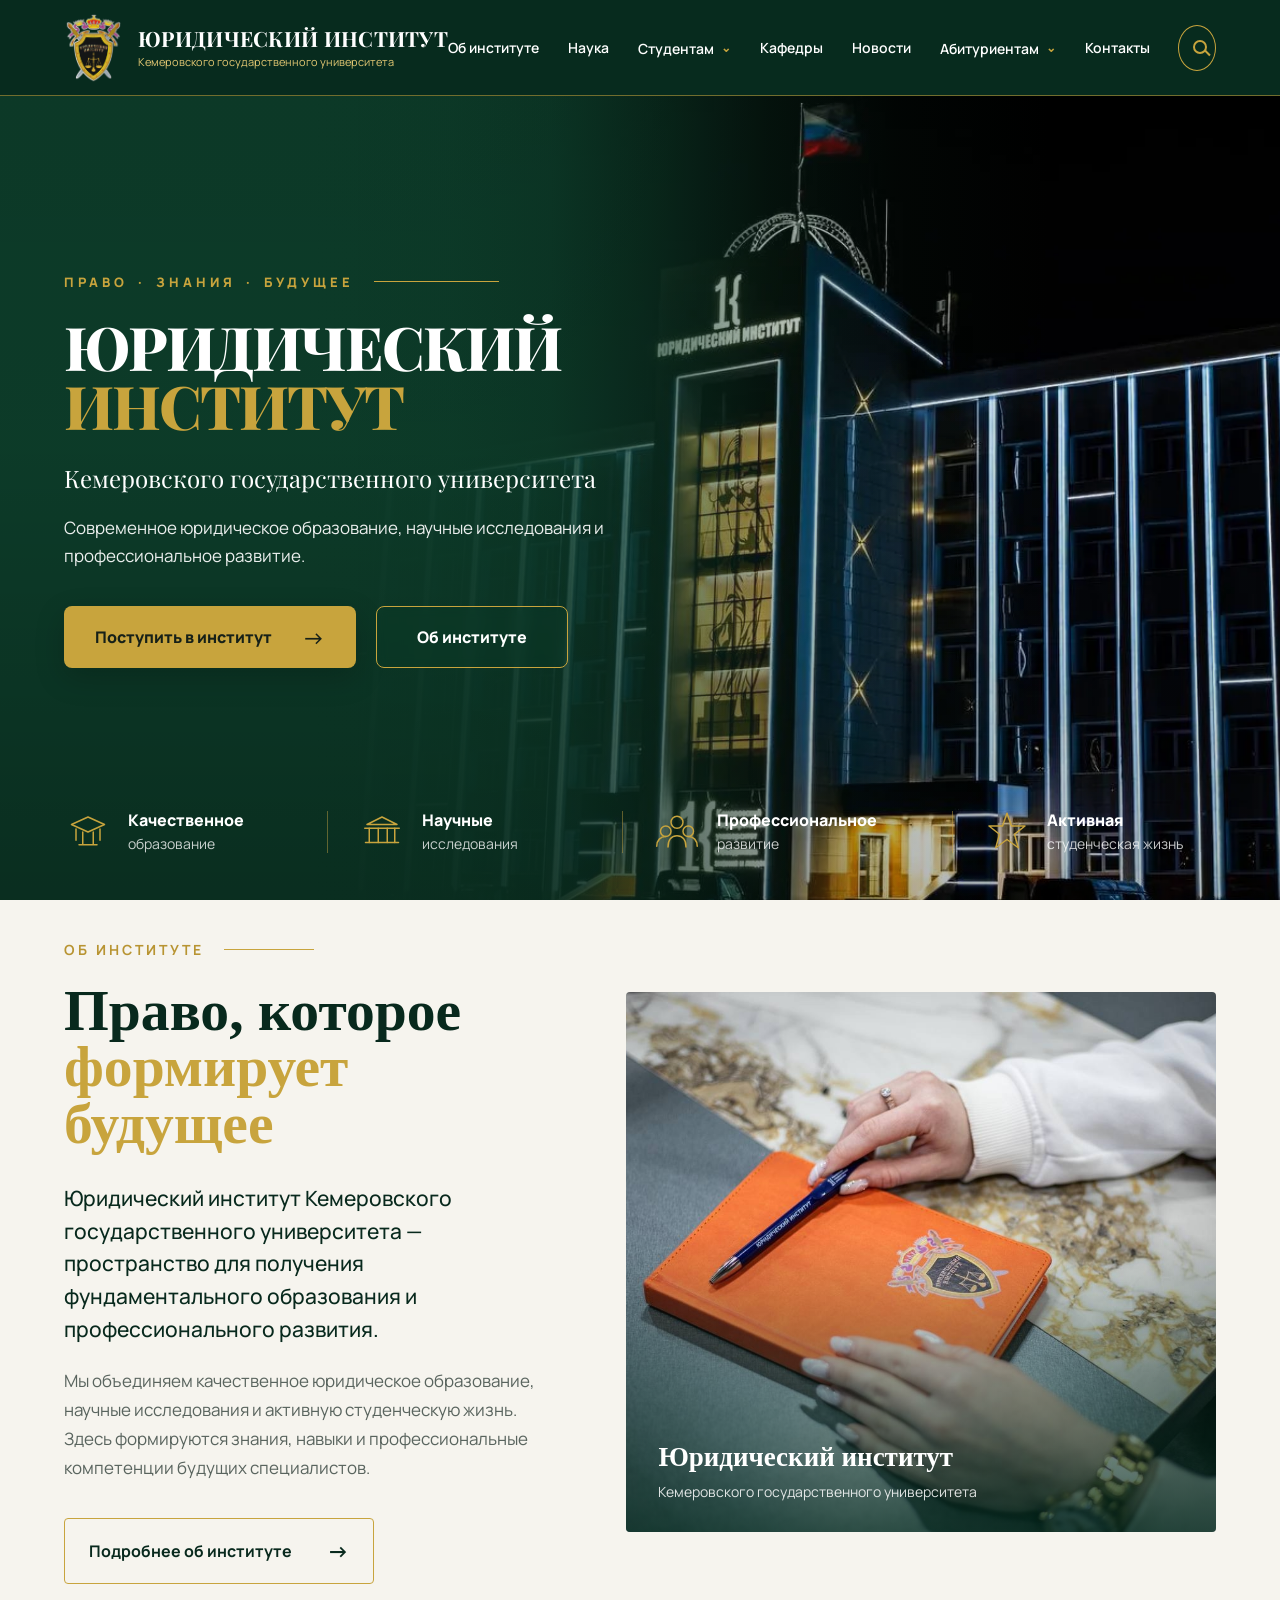
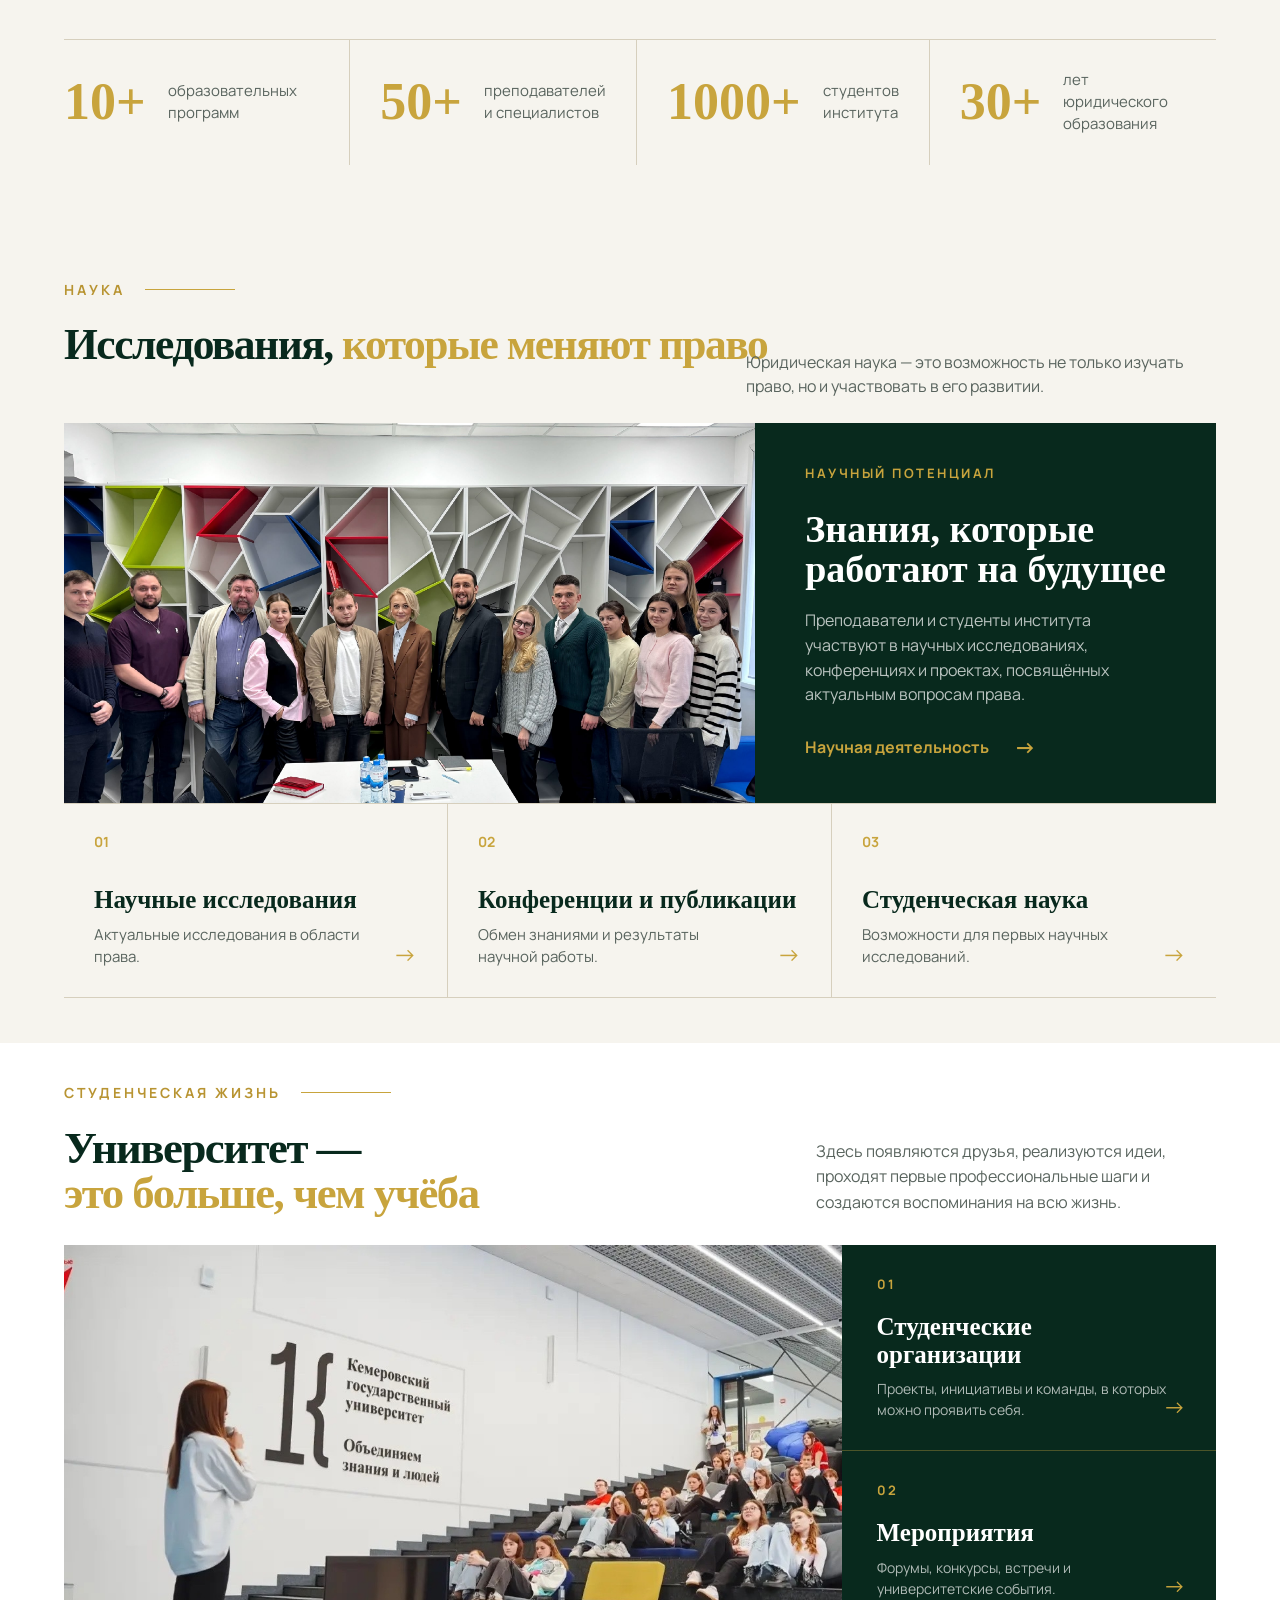
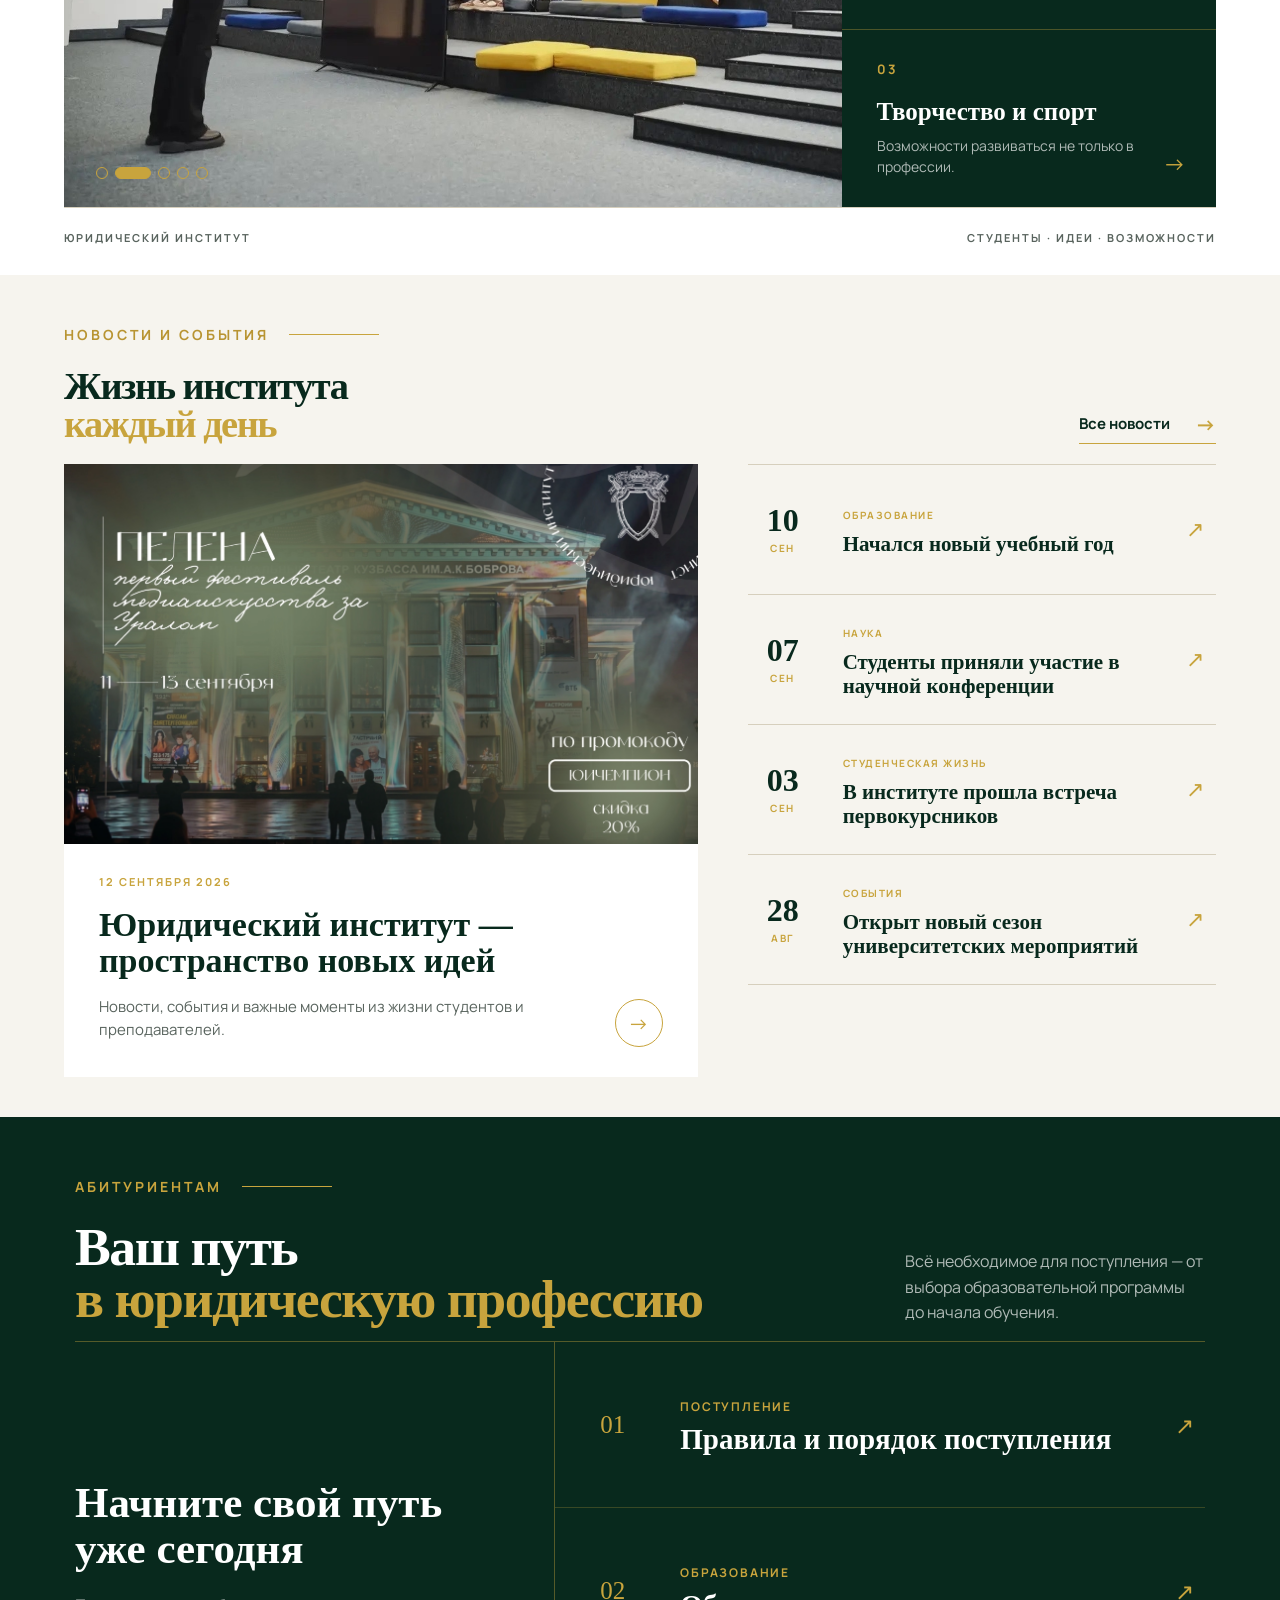
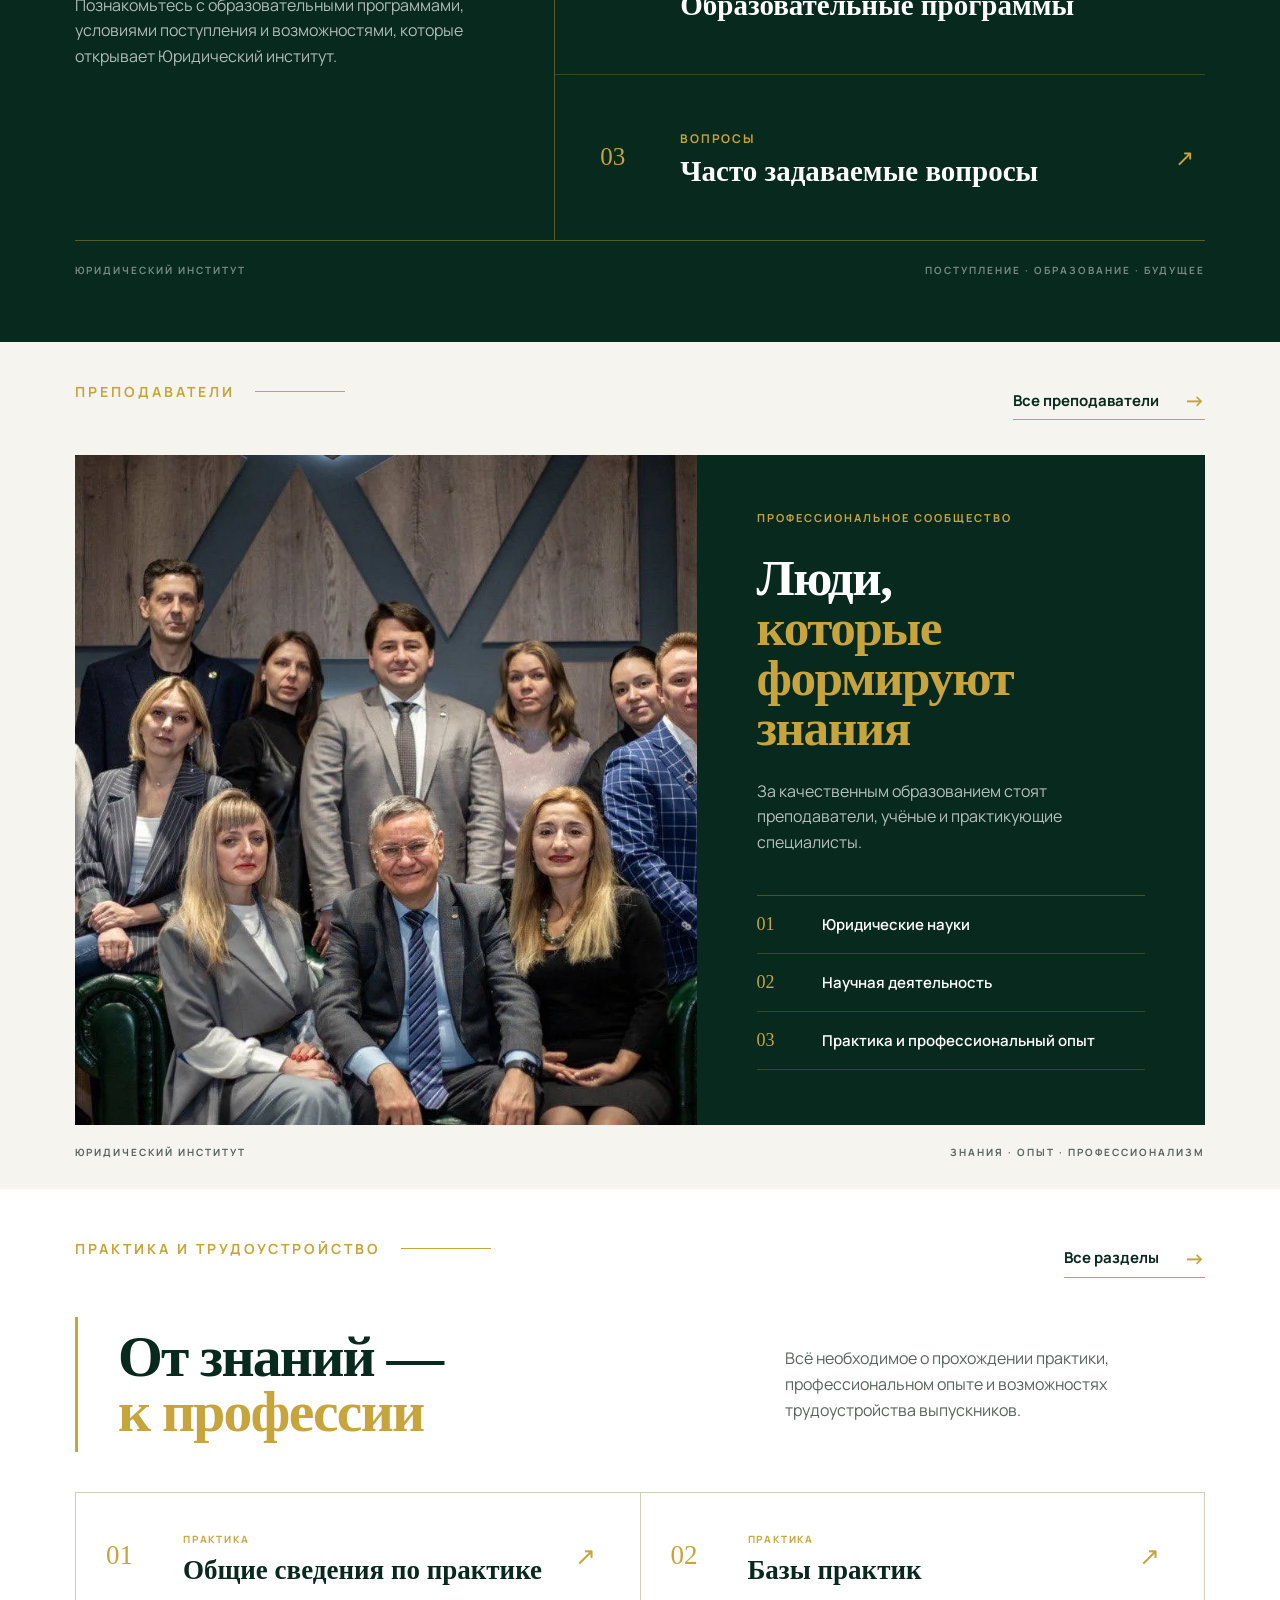
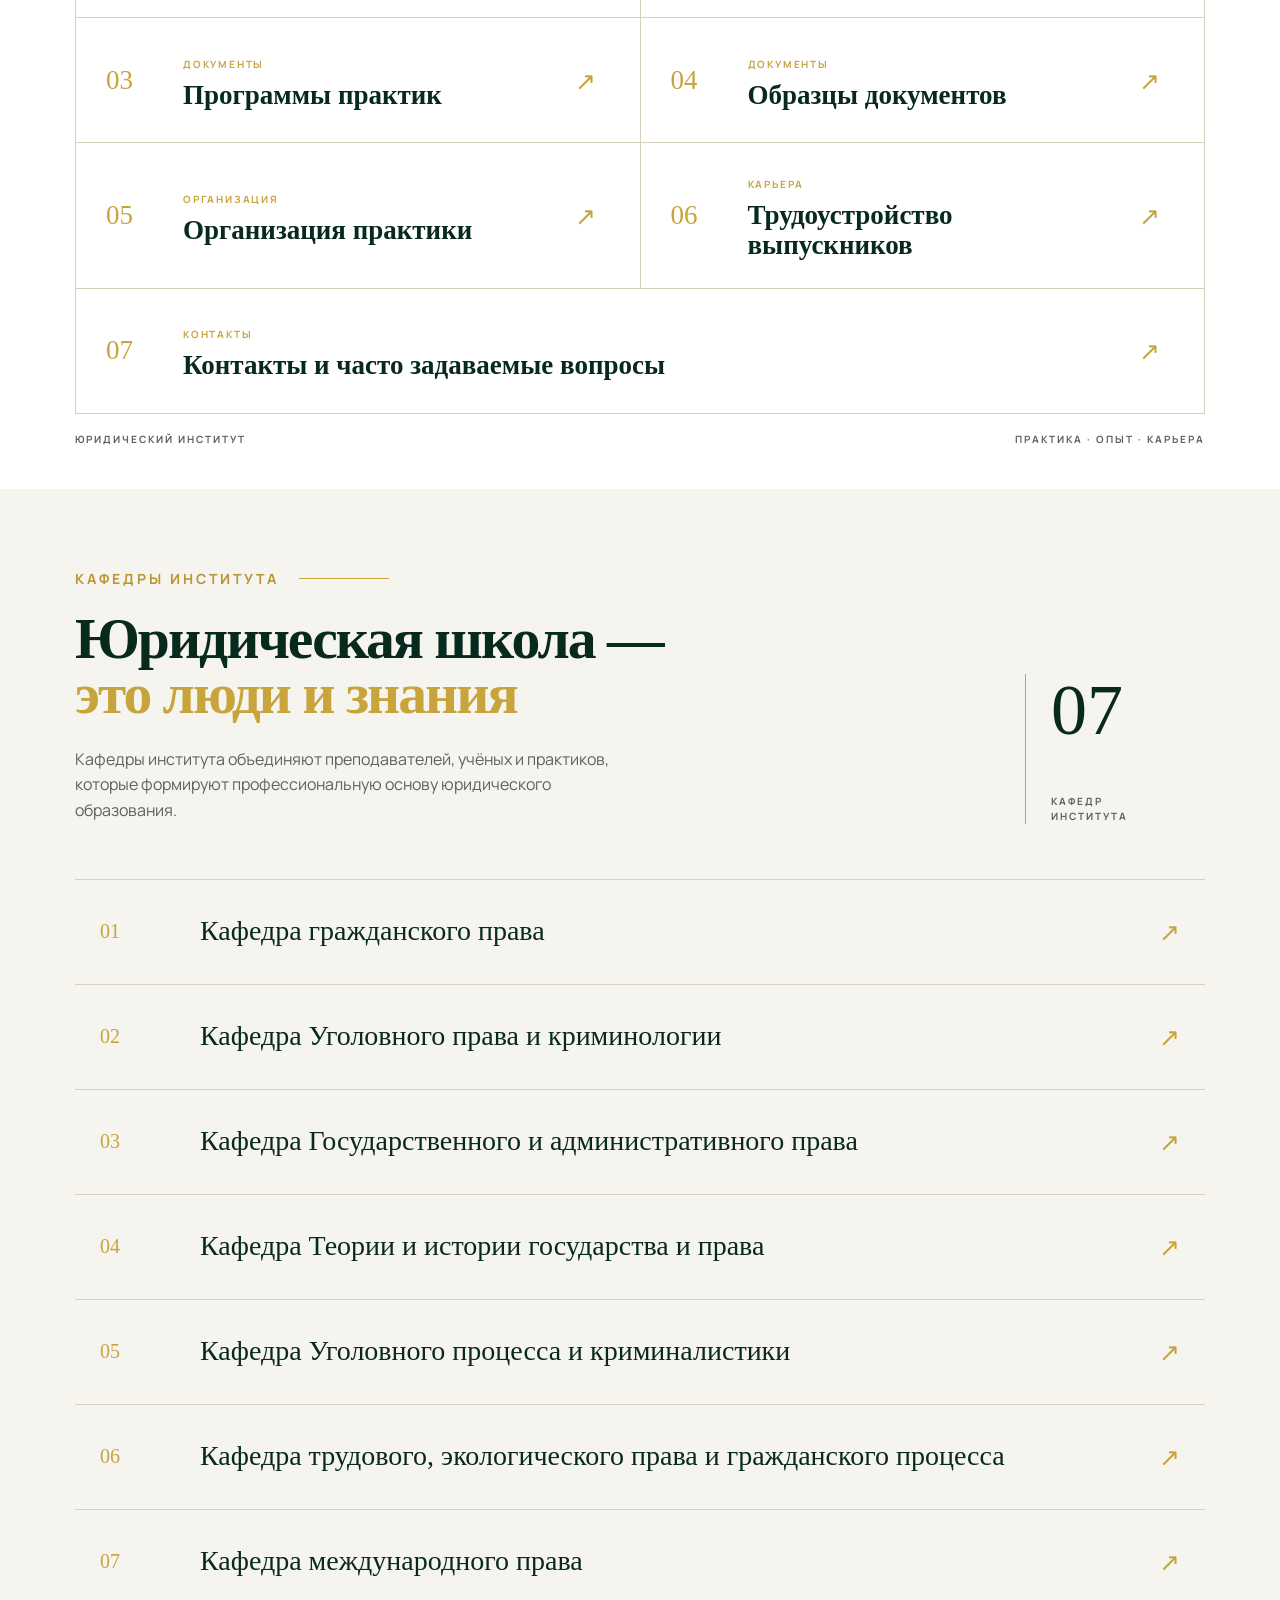
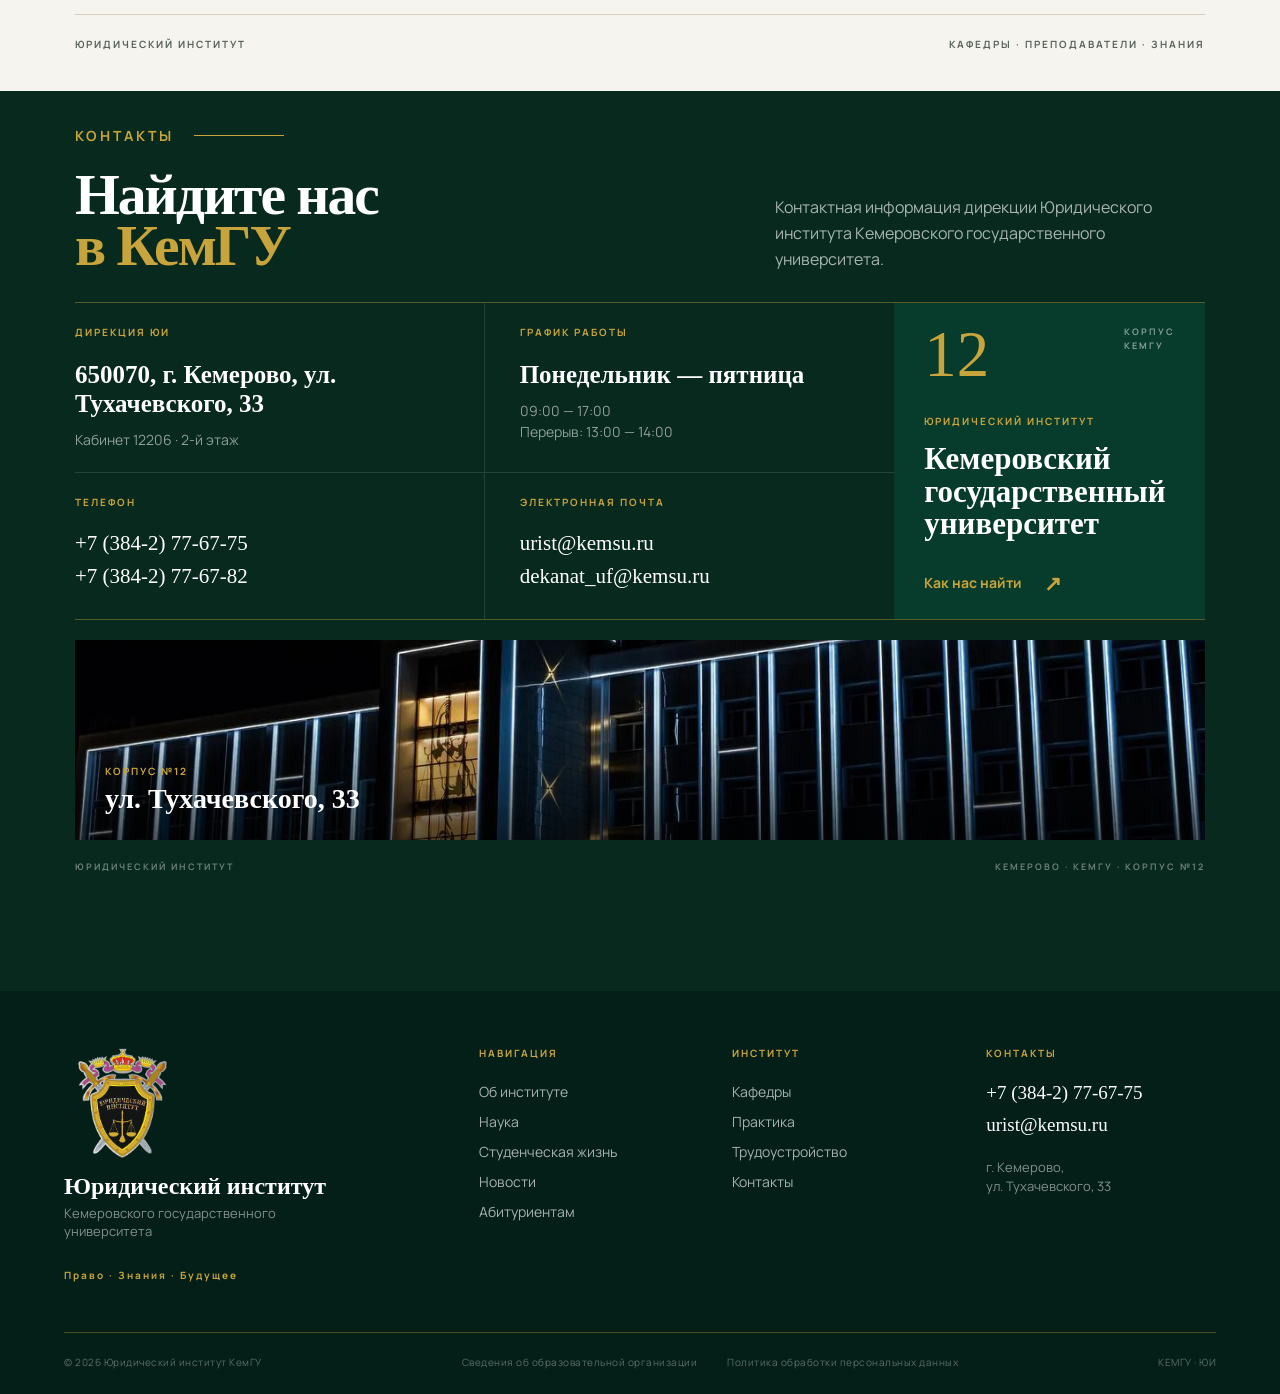
<file: index.html>
<!DOCTYPE html>
<html lang="ru">

<head>
    <meta charset="UTF-8">
    <meta name="viewport" content="width=device-width, initial-scale=1.0">

    <title>Юридический институт КемГУ</title>

    <!-- Шрифты -->
    <link rel="preconnect" href="https://fonts.googleapis.com">
    <link rel="preconnect" href="https://fonts.gstatic.com" crossorigin>

    <link
        href="https://fonts.googleapis.com/css2?family=Manrope:wght@400;500;600;700;800&family=Playfair+Display:wght@600;700;800&display=swap"
        rel="stylesheet"
    >

    <!-- Наши стили -->
    <link rel="stylesheet" href="style.css">
</head>


<body>

    <!-- =========================
         ШАПКА
    ========================== -->

    <header class="header">

        <div class="container header-inner">

            <!-- Логотип -->

<a href="#top" class="logo">
                <img
                    src="images/emblem.png"
                    alt="Герб Юридического института"
                >

                <div class="logo-text">

                    <div class="logo-title">
                        ЮРИДИЧЕСКИЙ ИНСТИТУТ
                    </div>

                    <div class="logo-subtitle">
                        Кемеровского государственного университета
                    </div>

                </div>

            </a>


            <!-- Навигация -->

<nav class="navigation">

    <a href="#about">
        Об институте
    </a>


    <a href="#science">
        Наука
    </a>

<div class="nav-dropdown">

    <button class="nav-dropdown-button" type="button">
        Студентам
        <span>⌄</span>
    </button>

    <div class="nav-dropdown-menu">

        <a href="#">
            Расписание
            <span>→</span>
        </a>

        <a href="#students">
            Студенческие организации
            <span>→</span>
        </a>

        <a href="#students">
            Мероприятия
            <span>→</span>
        </a>

        <a href="#practice">
            Практика и трудоустройство
            <span>→</span>
        </a>


    </div>

</div>
    <a href="#departments">
        Кафедры
    </a>

    <a href="#news">
        Новости
    </a>

<div class="nav-dropdown nav-dropdown-applicants">

    <button class="nav-dropdown-button" type="button">
        Абитуриентам
        <span>⌄</span>
    </button>

    <div class="nav-dropdown-menu">

        <a href="applicants.html">
            Абитуриенту
            <span>→</span>
        </a>

        <a href="applicants.html#programs">
            Образовательные программы
            <span>→</span>
        </a>

        <a href="admission-rules.html">
            Правила и порядок поступления
            <span>→</span>
        </a>

        <a href="applicants.html#faq">
            Часто задаваемые вопросы
            <span>→</span>
        </a>

    </div>

</div>

    <a href="#contacts">
        Контакты
    </a>

</nav>

            <!-- Поиск -->

            <button class="search-button" aria-label="Поиск">

                <span></span>

            </button>

        </div>

    </header>



    <!-- =========================
         ГЛАВНЫЙ ЭКРАН
    ========================== -->

    <main>

<section class="hero" id="top">

            <!-- ФОТО КОРПУСА -->

            <div class="hero-photo">

                <img
                    src="images/institute.webp"
                    alt="Здание Юридического института"
                >

            </div>


            <!-- ЗЕЛЁНЫЙ ГРАДИЕНТ -->

            <div class="hero-gradient"></div>


            <!-- ДОПОЛНИТЕЛЬНОЕ ЗАТЕМНЕНИЕ -->

            <div class="hero-dark"></div>



            <!-- ОСНОВНОЙ КОНТЕНТ -->

            <div class="container hero-container">

                <div class="hero-content">


                    <!-- Маленький заголовок -->

                    <div class="hero-label">

                        <span>
                            ПРАВО
                        </span>

                        <b>·</b>

                        <span>
                            ЗНАНИЯ
                        </span>

                        <b>·</b>

                        <span>
                            БУДУЩЕЕ
                        </span>

                        <i></i>

                    </div>



                    <!-- Главный заголовок -->

                    <h1>

                        <span class="title-white">
                            ЮРИДИЧЕСКИЙ
                        </span>

                        <span class="title-gold">
                            ИНСТИТУТ
                        </span>

                    </h1>



                    <!-- Университет -->

                    <div class="hero-university">

                        Кемеровского государственного университета

                    </div>



                    <!-- Описание -->

                    <p class="hero-description">

                        Современное юридическое образование,
                        научные исследования и профессиональное развитие.

                    </p>



                    <!-- Кнопки -->

                    <div class="hero-buttons">

                        <a href="#" class="button button-primary">

                            <span>
                                Поступить в институт
                            </span>

                            <strong>
                                →
                            </strong>

                        </a>


                        <a href="#" class="button button-secondary">

                            Об институте

                        </a>

                    </div>


                </div>

            </div>



            <!-- =========================
                 ПРЕИМУЩЕСТВА
            ========================== -->

            <div class="container features">


                <!-- 1 -->

                <div class="feature">

                    <div class="feature-icon">

                        <svg viewBox="0 0 64 64">
                            <path d="M10 22 L32 12 L54 22 L32 32 Z"/>
                            <path d="M16 28 V43"/>
                            <path d="M48 28 V43"/>
                            <path d="M25 32 V48"/>
                            <path d="M39 32 V48"/>
                            <path d="M20 49 H44"/>
                        </svg>

                    </div>

                    <div class="feature-text">

                        <strong>
                            Качественное
                        </strong>

                        <span>
                            образование
                        </span>

                    </div>

                </div>



                <!-- Разделитель -->

                <div class="feature-divider"></div>



                <!-- 2 -->

                <div class="feature">

                    <div class="feature-icon">

                        <svg viewBox="0 0 64 64">
                            <path d="M10 46 H54"/>
                            <path d="M15 46 V27"/>
                            <path d="M27 46 V27"/>
                            <path d="M39 46 V27"/>
                            <path d="M49 46 V27"/>
                            <path d="M9 27 H55"/>
                            <path d="M12 22 L32 12 L52 22 Z"/>
                        </svg>

                    </div>

                    <div class="feature-text">

                        <strong>
                            Научные
                        </strong>

                        <span>
                            исследования
                        </span>

                    </div>

                </div>



                <!-- Разделитель -->

                <div class="feature-divider"></div>



                <!-- 3 -->

                <div class="feature">

                    <div class="feature-icon">

                        <svg viewBox="0 0 64 64">
                            <circle cx="32" cy="19" r="8"/>
                            <circle cx="17" cy="31" r="7"/>
                            <circle cx="47" cy="31" r="7"/>
                            <path d="M20 52 C20 42 25 37 32 37 C39 37 44 42 44 52"/>
                            <path d="M5 51 C5 43 10 38 17 38"/>
                            <path d="M59 51 C59 43 54 38 47 38"/>
                        </svg>

                    </div>

                    <div class="feature-text">

                        <strong>
                            Профессиональное
                        </strong>

                        <span>
                            развитие
                        </span>

                    </div>

                </div>



                <!-- Разделитель -->

                <div class="feature-divider"></div>



                <!-- 4 -->

                <div class="feature">

                    <div class="feature-icon">

                        <svg viewBox="0 0 64 64">
                            <path d="M32 7 L38 24 L56 24 L42 35 L47 53 L32 42 L17 53 L22 35 L8 24 L26 24 Z"/>
                        </svg>

                    </div>

                    <div class="feature-text">

                        <strong>
                            Активная
                        </strong>

                        <span>
                            студенческая жизнь
                        </span>

                    </div>

                </div>


            </div>


        </section>


        <!-- =========================
     ОБ ИНСТИТУТЕ
========================== -->

<section class="about" id="about">
    <div class="container about-container">

        <!-- ТЕКСТ -->

        <div class="about-content">

            <div class="section-label">
                ОБ ИНСТИТУТЕ
            </div>

            <h2>
                Право, которое
                <span>формирует будущее</span>
            </h2>

            <p class="about-lead">
                Юридический институт Кемеровского государственного
                университета — пространство для получения
                фундаментального образования и профессионального развития.
            </p>

            <p class="about-text">
                Мы объединяем качественное юридическое образование,
                научные исследования и активную студенческую жизнь.
                Здесь формируются знания, навыки и профессиональные
                компетенции будущих специалистов.
            </p>

            <a href="#" class="about-button">
                Подробнее об институте
                <span>→</span>
            </a>

        </div>


        <!-- ФОТО -->

        <div class="about-photo">

            <img
                src="images/bloknot.jpg"
                alt="Юридический институт"
            >

            <div class="about-photo-label">

                <strong>
                    Юридический институт
                </strong>

                <span>
                    Кемеровского государственного университета
                </span>

            </div>

        </div>

    </div>


    <!-- ПОКАЗАТЕЛИ -->

    <div class="container about-stats">

        <div class="about-stat">
            <strong>10+</strong>
            <span>образовательных<br>программ</span>
        </div>

        <div class="about-stat">
            <strong>50+</strong>
            <span>преподавателей<br>и специалистов</span>
        </div>

        <div class="about-stat">
            <strong>1000+</strong>
            <span>студентов<br>института</span>
        </div>

        <div class="about-stat">
            <strong>30+</strong>
            <span>лет юридического<br>образования</span>
        </div>

    </div>

</section>




<!-- =========================
     НАУКА
========================== -->

<section class="science" id="science">
    <div class="container science-container">

        <!-- ЗАГОЛОВОК -->

        <div class="science-header">

            <div class="section-label">
                НАУКА
            </div>

            <h2>
                Исследования,
                <span>которые меняют право</span>
            </h2>

        </div>


        <!-- ВВОДНЫЙ ТЕКСТ -->

        <div class="science-intro">

            Юридическая наука — это возможность
            не только изучать право, но и участвовать
            в его развитии.

        </div>


        <!-- ОСНОВНОЙ БЛОК -->

        <div class="science-main">


            <!-- ФОТО -->

            <div class="science-photo">

                <img
                    src="images/science-conference.jpg"
                    alt="Научная деятельность Юридического института"
                >

            </div>


            <!-- ТЕКСТ -->

            <div class="science-content">

                <div class="science-number">
                    НАУЧНЫЙ ПОТЕНЦИАЛ
                </div>

                <h3>
                    Знания,
                    которые работают
                    на будущее
                </h3>

                <p>
                    Преподаватели и студенты института
                    участвуют в научных исследованиях,
                    конференциях и проектах, посвящённых
                    актуальным вопросам права.
                </p>

                <a href="#" class="science-button">
                    Научная деятельность
                    <span>→</span>
                </a>

            </div>

        </div>


        <!-- НАПРАВЛЕНИЯ -->

<!-- НАПРАВЛЕНИЯ -->

<div class="science-list">


    <a href="#" class="science-card">

        <span class="science-card-number">
            01
        </span>

        <div class="science-card-content">

            <h4>
                Научные исследования
            </h4>

            <p>
                Актуальные исследования
                в области права.
            </p>

        </div>

        <span class="science-card-arrow">
            →
        </span>

    </a>


    <a href="#" class="science-card">

        <span class="science-card-number">
            02
        </span>

        <div class="science-card-content">

            <h4>
                Конференции и публикации
            </h4>

            <p>
                Обмен знаниями и результаты
                научной работы.
            </p>

        </div>

        <span class="science-card-arrow">
            →
        </span>

    </a>


    <a href="#" class="science-card">

        <span class="science-card-number">
            03
        </span>

        <div class="science-card-content">

            <h4>
                Студенческая наука
            </h4>

            <p>
                Возможности для первых
                научных исследований.
            </p>

        </div>

        <span class="science-card-arrow">
            →
        </span>

    </a>


</div>
    </div>

</section>


<section class="student-life" id="students">
        <div class="container">

        <div class="student-life-header">
            <div>
                <div class="section-label">СТУДЕНЧЕСКАЯ ЖИЗНЬ</div>

                <h2>
                    Университет —
                    <span>это больше, чем учёба</span>
                </h2>
            </div>

            <p class="student-life-intro">
                Здесь появляются друзья, реализуются идеи,
                проходят первые профессиональные шаги
                и создаются воспоминания на всю жизнь.
            </p>
        </div>

        <div class="student-life-main">

<div class="student-life-photo">

    <img src="images/student-life.jpg"
         alt="Студенческая жизнь"
         class="student-slide active">

    <img src="images/student-life-2.jpg"
         alt="Студенческая жизнь"
         class="student-slide">

    <img src="images/student-life-3.jpg"
         alt="Студенческая жизнь"
         class="student-slide">

    <img src="images/student-life-4.jpg"
         alt="Студенческая жизнь"
         class="student-slide">

    <img src="images/student-life-5.jpg"
         alt="Студенческая жизнь"
         class="student-slide">

         <div class="student-life-dots">
    <button class="student-dot active" data-slide="0"></button>
    <button class="student-dot" data-slide="1"></button>
    <button class="student-dot" data-slide="2"></button>
    <button class="student-dot" data-slide="3"></button>
    <button class="student-dot" data-slide="4"></button>
        </div>

</div>
            <div class="student-life-links">

                <a href="#" class="student-life-item">
                    <span class="student-life-number">01</span>

                    <div>
                        <h3>Студенческие организации</h3>
                        <p>
                            Проекты, инициативы и команды,
                            в которых можно проявить себя.
                        </p>
                    </div>

                    <span class="student-life-arrow">→</span>
                </a>

                <a href="#" class="student-life-item">
                    <span class="student-life-number">02</span>

                    <div>
                        <h3>Мероприятия</h3>
                        <p>
                            Форумы, конкурсы, встречи
                            и университетские события.
                        </p>
                    </div>

                    <span class="student-life-arrow">→</span>
                </a>

                <a href="#" class="student-life-item">
                    <span class="student-life-number">03</span>

                    <div>
                        <h3>Творчество и спорт</h3>
                        <p>
                            Возможности развиваться
                            не только в профессии.
                        </p>
                    </div>

                    <span class="student-life-arrow">→</span>
                </a>

            </div>

        </div>

        <div class="student-life-bottom">
            <span>ЮРИДИЧЕСКИЙ ИНСТИТУТ</span>
            <span>СТУДЕНТЫ · ИДЕИ · ВОЗМОЖНОСТИ</span>
        </div>

    </div>
</section>

    </main>

<script>
    const studentSlides = document.querySelectorAll('.student-slide');
    const studentDots = document.querySelectorAll('.student-dot');
    const studentPhoto = document.querySelector('.student-life-photo');

    let currentStudentSlide = 0;
    let isChanging = false;
    let slideTimer;

    function showStudentSlide(index) {

        if (index === currentStudentSlide || isChanging) {
            return;
        }

        isChanging = true;

        const currentSlide = studentSlides[currentStudentSlide];
        const nextSlide = studentSlides[index];

        // Новая фотография заезжает справа
        nextSlide.classList.add('active');

        // Старая фотография уезжает влево
        currentSlide.classList.remove('active');
        currentSlide.classList.add('previous');

        // Переключаем точки
        studentDots[currentStudentSlide].classList.remove('active');
        studentDots[index].classList.add('active');

        currentStudentSlide = index;

        setTimeout(() => {
            currentSlide.classList.remove('previous');
            isChanging = false;
        }, 850);
    }

    function nextStudentSlide() {

        const nextSlide =
            (currentStudentSlide + 1) % studentSlides.length;

        showStudentSlide(nextSlide);
    }

    // Запускаем автоматическое переключение
    function startSlideTimer() {
        slideTimer = setInterval(nextStudentSlide, 4000);
    }

    // Останавливаем переключение
    function stopSlideTimer() {
        clearInterval(slideTimer);
    }

    // Навёл мышь — остановили
    studentPhoto.addEventListener('mouseenter', () => {
        stopSlideTimer();
    });

    // Убрал мышь — снова запустили
    studentPhoto.addEventListener('mouseleave', () => {
        stopSlideTimer();
        startSlideTimer();
    });

    // Переключение по точкам
    studentDots.forEach((dot, index) => {

        dot.addEventListener('click', () => {
            showStudentSlide(index);
        });

    });

    // Запускаем слайд-шоу
    startSlideTimer();
</script>

<!-- =========================
     Новости и события
========================== -->

<section class="news" id="news">
        <div class="container">

        <div class="news-header">
            <div>
                <div class="section-label">НОВОСТИ И СОБЫТИЯ</div>
                <h2>Жизнь института<br><span>каждый день</span></h2>
            </div>

            <a href="#" class="news-all">
                Все новости <span>→</span>
            </a>
        </div>

        <div class="news-layout">

            <!-- Главная новость -->
            <a href="#" class="news-feature">
                <div class="news-feature-image">
                    <img src="images/news-main.jpg" alt="Новости Юридического института">
                </div>

                <div class="news-feature-content">
                    <div class="news-date">12 СЕНТЯБРЯ 2026</div>

                    <h3>
                        Юридический институт —
                        пространство новых идей
                    </h3>

                    <p>
                        Новости, события и важные моменты
                        из жизни студентов и преподавателей.
                    </p>

                    <span class="news-arrow">→</span>
                </div>
            </a>

            <!-- Список новостей -->
            <div class="news-list">

                <a href="#" class="news-item">
                    <div class="news-item-date">
                        <strong>10</strong>
                        <span>СЕН</span>
                    </div>

                    <div class="news-item-content">
                        <span>ОБРАЗОВАНИЕ</span>
                        <h3>Начался новый учебный год</h3>
                    </div>

                    <div class="news-item-arrow">↗</div>
                </a>

                <a href="#" class="news-item">
                    <div class="news-item-date">
                        <strong>07</strong>
                        <span>СЕН</span>
                    </div>

                    <div class="news-item-content">
                        <span>НАУКА</span>
                        <h3>Студенты приняли участие в научной конференции</h3>
                    </div>

                    <div class="news-item-arrow">↗</div>
                </a>

                <a href="#" class="news-item">
                    <div class="news-item-date">
                        <strong>03</strong>
                        <span>СЕН</span>
                    </div>

                    <div class="news-item-content">
                        <span>СТУДЕНЧЕСКАЯ ЖИЗНЬ</span>
                        <h3>В институте прошла встреча первокурсников</h3>
                    </div>

                    <div class="news-item-arrow">↗</div>
                </a>

                <a href="#" class="news-item">
                    <div class="news-item-date">
                        <strong>28</strong>
                        <span>АВГ</span>
                    </div>

                    <div class="news-item-content">
                        <span>СОБЫТИЯ</span>
                        <h3>Открыт новый сезон университетских мероприятий</h3>
                    </div>

                    <div class="news-item-arrow">↗</div>
                </a>

            </div>

        </div>
    </div>
</section>


<section class="applicants" id="applicants">
        <div class="applicants-container">

        <div class="applicants-top">
            <div class="section-label">АБИТУРИЕНТАМ</div>

            <div class="applicants-title">
                <h2>
                    Ваш путь<br>
                    <span>в юридическую профессию</span>
                </h2>

                <p>
                    Всё необходимое для поступления —
                    от выбора образовательной программы
                    до начала обучения.
                </p>
            </div>
        </div>


        <div class="applicants-main">

            <div class="applicants-content">


                <h3>
                    Начните свой путь
                    уже сегодня
                </h3>

                <p>
                    Познакомьтесь с образовательными программами,
                    условиями поступления и возможностями,
                    которые открывает Юридический институт.
                </p>


            </div>


            <div class="applicants-links">

                <a href="admission-rules.html" class="applicants-link">
                    <span class="applicants-link-number">01</span>

                    <div>
                        <span class="applicants-link-label">
                            ПОСТУПЛЕНИЕ
                        </span>

                        <h4>Правила и порядок поступления</h4>
                    </div>

                    <span class="applicants-link-arrow">↗</span>
                </a>


                <a href="applicants.html#programs" class="applicants-link">
                    <span class="applicants-link-number">02</span>

                    <div>
                        <span class="applicants-link-label">
                            ОБРАЗОВАНИЕ
                        </span>

                        <h4>Образовательные программы</h4>
                    </div>

                    <span class="applicants-link-arrow">↗</span>
                </a>


                <a href="applicants.html#faq" class="applicants-link">
                    <span class="applicants-link-number">03</span>

                    <div>
                        <span class="applicants-link-label">
                            ВОПРОСЫ
                        </span>

                        <h4>Часто задаваемые вопросы</h4>
                    </div>

                    <span class="applicants-link-arrow">↗</span>
                </a>

            </div>

        </div>


        <div class="applicants-bottom">
            <span>ЮРИДИЧЕСКИЙ ИНСТИТУТ</span>
            <span>ПОСТУПЛЕНИЕ · ОБРАЗОВАНИЕ · БУДУЩЕЕ</span>
        </div>

    </div>
</section>

<section class="teachers" id="teachers">
    <div class="teachers-container">

        <div class="teachers-header">
            <div class="section-label">ПРЕПОДАВАТЕЛИ</div>

            <a href="index.html#teachers" class="teachers-all">
                Все преподаватели <span>→</span>
            </a>
        </div>


        <div class="teachers-main">

            <div class="teachers-photo">
                <img src="images/teachers.jpg"
                     alt="Преподаватели Юридического института">
            </div>


            <div class="teachers-content">

                <div class="teachers-label">
                    ПРОФЕССИОНАЛЬНОЕ СООБЩЕСТВО
                </div>

                <h2>
                    Люди,
                    <span>которые формируют знания</span>
                </h2>

                <p class="teachers-lead">
                    За качественным образованием стоят
                    преподаватели, учёные и практикующие
                    специалисты.
                </p>

                <div class="teachers-directions">

                    <div class="teachers-direction">
                        <span>01</span>
                        <strong>Юридические науки</strong>
                    </div>

                    <div class="teachers-direction">
                        <span>02</span>
                        <strong>Научная деятельность</strong>
                    </div>

                    <div class="teachers-direction">
                        <span>03</span>
                        <strong>Практика и профессиональный опыт</strong>
                    </div>

                </div>

            </div>

        </div>


        <div class="teachers-bottom">
            <span>ЮРИДИЧЕСКИЙ ИНСТИТУТ</span>

            <span>
                ЗНАНИЯ · ОПЫТ · ПРОФЕССИОНАЛИЗМ
            </span>
        </div>

    </div>
</section>


<section class="practice" id="practice">
    <div class="practice-container">

        <div class="practice-header">
            <div class="section-label">ПРАКТИКА И ТРУДОУСТРОЙСТВО</div>

            <a href="#" class="practice-all">
                Все разделы <span>→</span>
            </a>
        </div>


        <div class="practice-intro">

            <div class="practice-line"></div>

            <h2>
                От знаний —
                <span>к профессии</span>
            </h2>

            <p>
                Всё необходимое о прохождении практики,
                профессиональном опыте и возможностях
                трудоустройства выпускников.
            </p>

        </div>


        <div class="practice-links">

            <a href="#" class="practice-link">
                <span class="practice-number">01</span>

                <div class="practice-link-content">
                    <span>ПРАКТИКА</span>
                    <h3>Общие сведения по практике</h3>
                </div>

                <span class="practice-arrow">↗</span>
            </a>


            <a href="#" class="practice-link">
                <span class="practice-number">02</span>

                <div class="practice-link-content">
                    <span>ПРАКТИКА</span>
                    <h3>Базы практик</h3>
                </div>

                <span class="practice-arrow">↗</span>
            </a>


            <a href="#" class="practice-link">
                <span class="practice-number">03</span>

                <div class="practice-link-content">
                    <span>ДОКУМЕНТЫ</span>
                    <h3>Программы практик</h3>
                </div>

                <span class="practice-arrow">↗</span>
            </a>


            <a href="#" class="practice-link">
                <span class="practice-number">04</span>

                <div class="practice-link-content">
                    <span>ДОКУМЕНТЫ</span>
                    <h3>Образцы документов</h3>
                </div>

                <span class="practice-arrow">↗</span>
            </a>


            <a href="#" class="practice-link">
                <span class="practice-number">05</span>

                <div class="practice-link-content">
                    <span>ОРГАНИЗАЦИЯ</span>
                    <h3>Организация практики</h3>
                </div>

                <span class="practice-arrow">↗</span>
            </a>


            <a href="#" class="practice-link">
                <span class="practice-number">06</span>

                <div class="practice-link-content">
                    <span>КАРЬЕРА</span>
                    <h3>Трудоустройство выпускников</h3>
                </div>

                <span class="practice-arrow">↗</span>
            </a>


            <a href="#" class="practice-link practice-link-wide">
                <span class="practice-number">07</span>

                <div class="practice-link-content">
                    <span>КОНТАКТЫ</span>
                    <h3>Контакты и часто задаваемые вопросы</h3>
                </div>

                <span class="practice-arrow">↗</span>
            </a>

        </div>


        <div class="practice-bottom">
            <span>ЮРИДИЧЕСКИЙ ИНСТИТУТ</span>
            <span>ПРАКТИКА · ОПЫТ · КАРЬЕРА</span>
        </div>

    </div>
</section>


<section class="departments" id="departments">
        <div class="container departments-container">

        <div class="departments-header">

            <div class="departments-title">
                <div class="section-label">КАФЕДРЫ ИНСТИТУТА</div>

<h2>
    <span class="departments-title-main">Юридическая школа —</span>
    <span>это люди и знания</span>
</h2>
                <p>
                    Кафедры института объединяют преподавателей,
                    учёных и практиков, которые формируют
                    профессиональную основу юридического образования.
                </p>
            </div>

            <div class="departments-mark">
                <span>07</span>
                <small>КАФЕДР<br>ИНСТИТУТА</small>
            </div>

        </div>


        <div class="departments-list">

            <a href="#" class="department-item">
                <span class="department-number">01</span>

                <div class="department-name">
                    Кафедра гражданского права
                </div>

                <span class="department-arrow">↗</span>
            </a>


            <a href="#" class="department-item">
                <span class="department-number">02</span>

                <div class="department-name">
                    Кафедра Уголовного права и криминологии
                </div>

                <span class="department-arrow">↗</span>
            </a>


            <a href="#" class="department-item">
                <span class="department-number">03</span>

                <div class="department-name">
                    Кафедра Государственного и административного права
                </div>

                <span class="department-arrow">↗</span>
            </a>


            <a href="#" class="department-item">
                <span class="department-number">04</span>

                <div class="department-name">
                    Кафедра Теории и истории государства и права
                </div>

                <span class="department-arrow">↗</span>
            </a>


            <a href="#" class="department-item">
                <span class="department-number">05</span>

                <div class="department-name">
                    Кафедра Уголовного процесса и криминалистики
                </div>

                <span class="department-arrow">↗</span>
            </a>


            <a href="#" class="department-item">
                <span class="department-number">06</span>

                <div class="department-name">
                    Кафедра трудового, экологического права и гражданского процесса
                </div>

                <span class="department-arrow">↗</span>
            </a>


            <a href="#" class="department-item">
                <span class="department-number">07</span>

                <div class="department-name">
                    Кафедра международного права
                </div>

                <span class="department-arrow">↗</span>
            </a>

        </div>


        <div class="departments-bottom">
            <span>ЮРИДИЧЕСКИЙ ИНСТИТУТ</span>
            <span>КАФЕДРЫ · ПРЕПОДАВАТЕЛИ · ЗНАНИЯ</span>
        </div>

    </div>
</section>

<section class="contacts" id="contacts">
    <div class="contacts-container">

        <div class="contacts-header">

            <div>
                <div class="section-label">КОНТАКТЫ</div>

                <h2>
                    Найдите нас
                    <span>в КемГУ</span>
                </h2>
            </div>

<p class="contacts-intro">
    Контактная информация дирекции
    Юридического института Кемеровского
    государственного университета.
</p>
        </div>


        <div class="contacts-main">

            <!-- Левая часть -->

            <div class="contacts-info">

<div class="contact-item contact-address">

    <span class="contact-label">ДИРЕКЦИЯ ЮИ</span>

    <h3>
        650070, г. Кемерово,
        ул. Тухачевского, 33
    </h3>

    <p>
        Кабинет 12206 · 2-й этаж
    </p>

</div>

                <div class="contact-item">

                    <span class="contact-label">ГРАФИК РАБОТЫ</span>

                    <h3>
                        Понедельник — пятница
                    </h3>

                    <p>
                        09:00 — 17:00<br>
                        Перерыв: 13:00 — 14:00
                    </p>

                </div>


                <div class="contact-item">

                    <span class="contact-label">ТЕЛЕФОН</span>

                    <a href="tel:+73842776775">
                        +7 (384-2) 77-67-75
                    </a>

                    <a href="tel:+73842776782">
                        +7 (384-2) 77-67-82
                    </a>

                </div>


                <div class="contact-item">

                    <span class="contact-label">ЭЛЕКТРОННАЯ ПОЧТА</span>

                    <a href="mailto:urist@kemsu.ru">
                        urist@kemsu.ru
                    </a>

                    <a href="mailto:dekanat_uf@kemsu.ru">
                        dekanat_uf@kemsu.ru
                    </a>

                </div>

            </div>


            <!-- Правая часть -->

            <div class="contacts-side">

                <div class="contacts-side-top">
                    <span>12</span>
                    <small>КОРПУС<br>КЕМГУ</small>
                </div>

                <div class="contacts-side-content">

                    <div class="contacts-side-label">
                        ЮРИДИЧЕСКИЙ ИНСТИТУТ
                    </div>

                    <h3>
                        Кемеровский<br>
                        государственный<br>
                        университет
                    </h3>

                    <a href="#" class="contacts-button">
                        Как нас найти
                        <span>↗</span>
                    </a>

                </div>

            </div>

        </div>


        <!-- Фото корпуса -->

        <div class="contacts-photo">

            <img
                src="images/institute.webp"
                alt="Корпус Юридического института КемГУ"
            >

            <div class="contacts-photo-overlay">
                <span>КОРПУС №12</span>
                <strong>ул. Тухачевского, 33</strong>
            </div>

        </div>


        <div class="contacts-bottom">

            <span>ЮРИДИЧЕСКИЙ ИНСТИТУТ</span>

            <span>
                КЕМЕРОВО · КЕМГУ · КОРПУС №12
            </span>

        </div>

    </div>

</section>

<footer class="footer">
    <div class="footer-container">
        <div class="footer-main">
            <div class="footer-brand">
                <div class="footer-logo">
                    <img src="images/emblem.png" alt="Герб Юридического института">
                </div>

                <div class="footer-brand-text">
                    <strong>Юридический институт</strong>
                    <span>Кемеровского государственного университета</span>
                </div>

                <p>Право · Знания · Будущее</p>
            </div>

            <div class="footer-column">
                <span class="footer-title">НАВИГАЦИЯ</span>
                <a href="index.html#about">Об институте</a>
                <a href="index.html#science">Наука</a>
                <a href="index.html#students">Студенческая жизнь</a>
                <a href="index.html#news">Новости</a>
                <a href="applicants.html">Абитуриентам</a>
            </div>

           <div class="footer-column">
    <span class="footer-title">ИНСТИТУТ</span>
    <a href="index.html#departments">Кафедры</a>
    <a href="index.html#practice">Практика</a>
    <a href="index.html#practice">Трудоустройство</a>
    <a href="index.html#contacts">Контакты</a>
</div>

            <div class="footer-contact">
                <span class="footer-title">КОНТАКТЫ</span>
                <a href="tel:+73842776775">+7 (384-2) 77-67-75</a>
                <a href="mailto:urist@kemsu.ru">urist@kemsu.ru</a>
                <p>г. Кемерово,<br>ул. Тухачевского, 33</p>
            </div>
        </div>

        <div class="footer-bottom">
            <span>© 2026 Юридический институт КемГУ</span>

            <div class="footer-bottom-links">
                <a href="https://kemsu.ru/sveden/common/" target="_blank" rel="noopener noreferrer">Сведения об образовательной организации</a>
                <a href="https://jcenter.kemsu.ru/ru/nauka/personal_agreement/" target="_blank" rel="noopener noreferrer">Политика обработки персональных данных</a>
            </div>

            <span>КЕМГУ · ЮИ</span>
        </div>
    </div>
</footer>
</body>

</html>
</file>
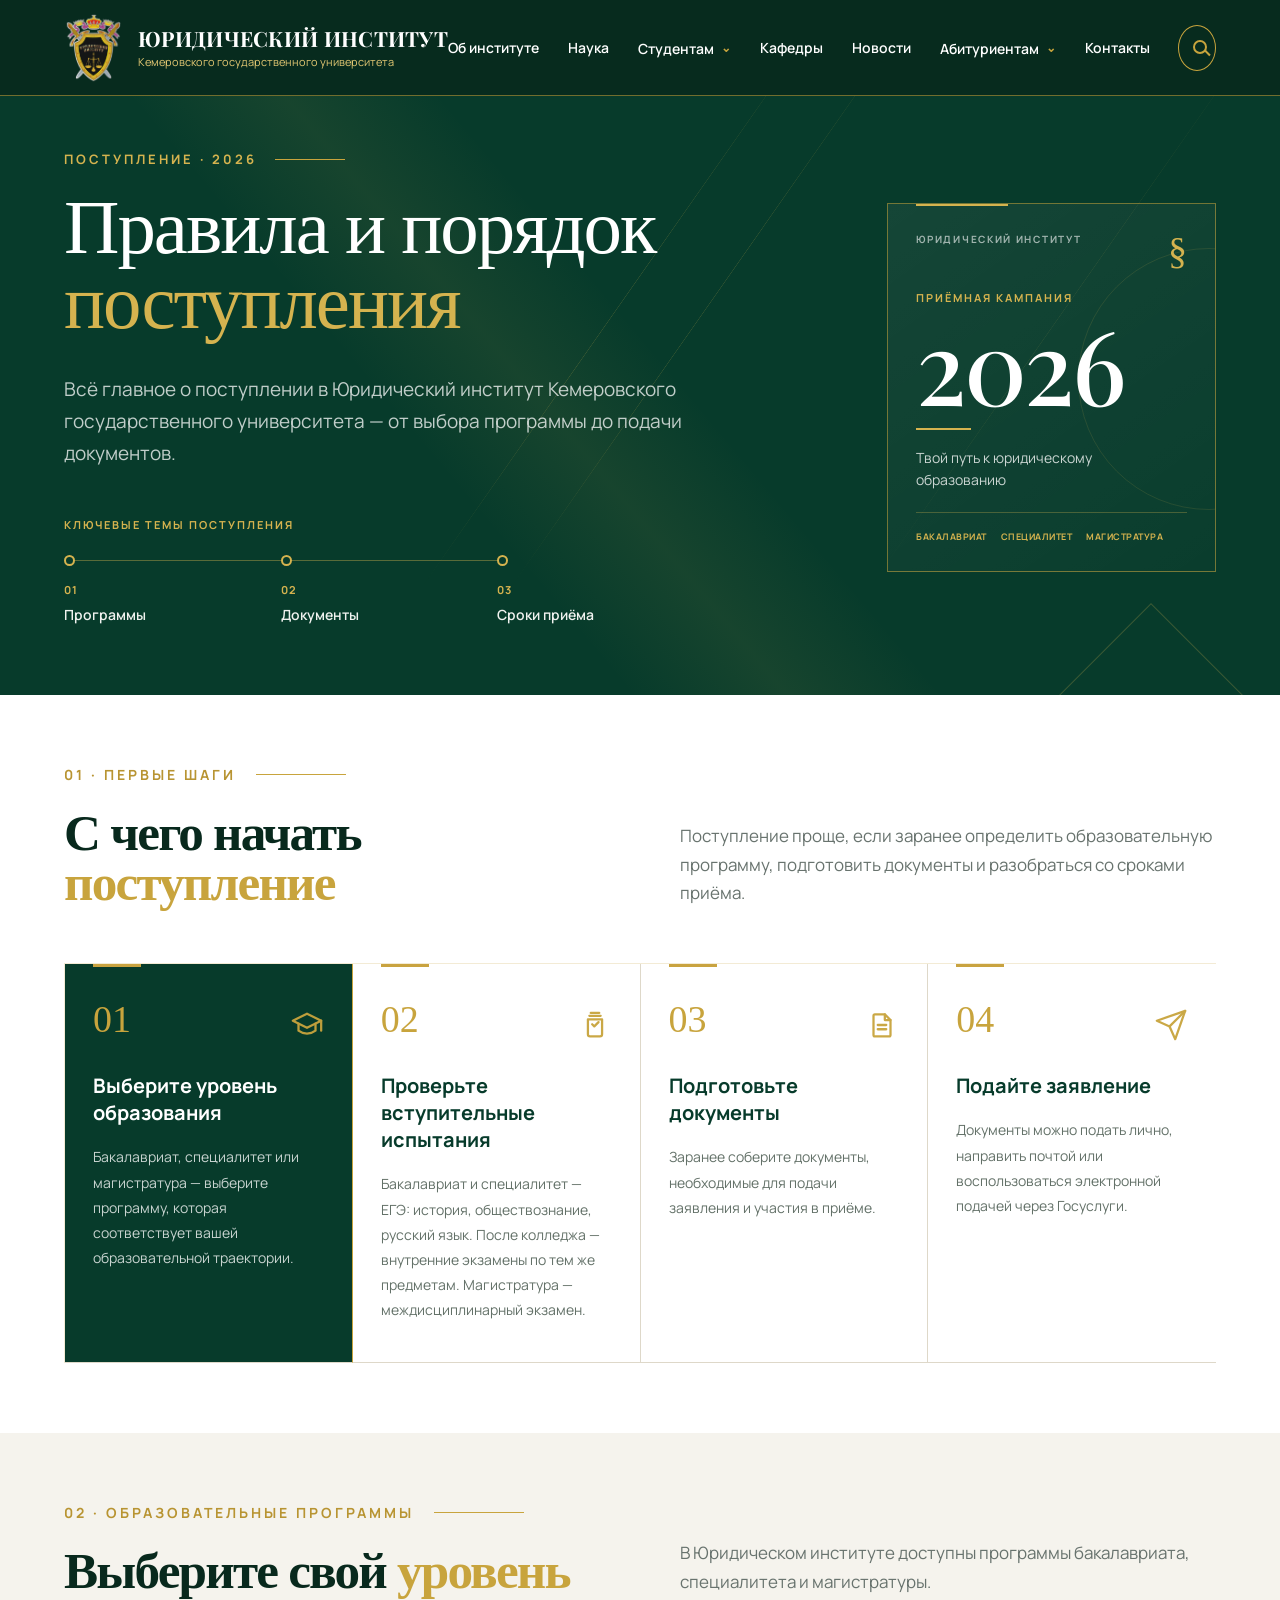
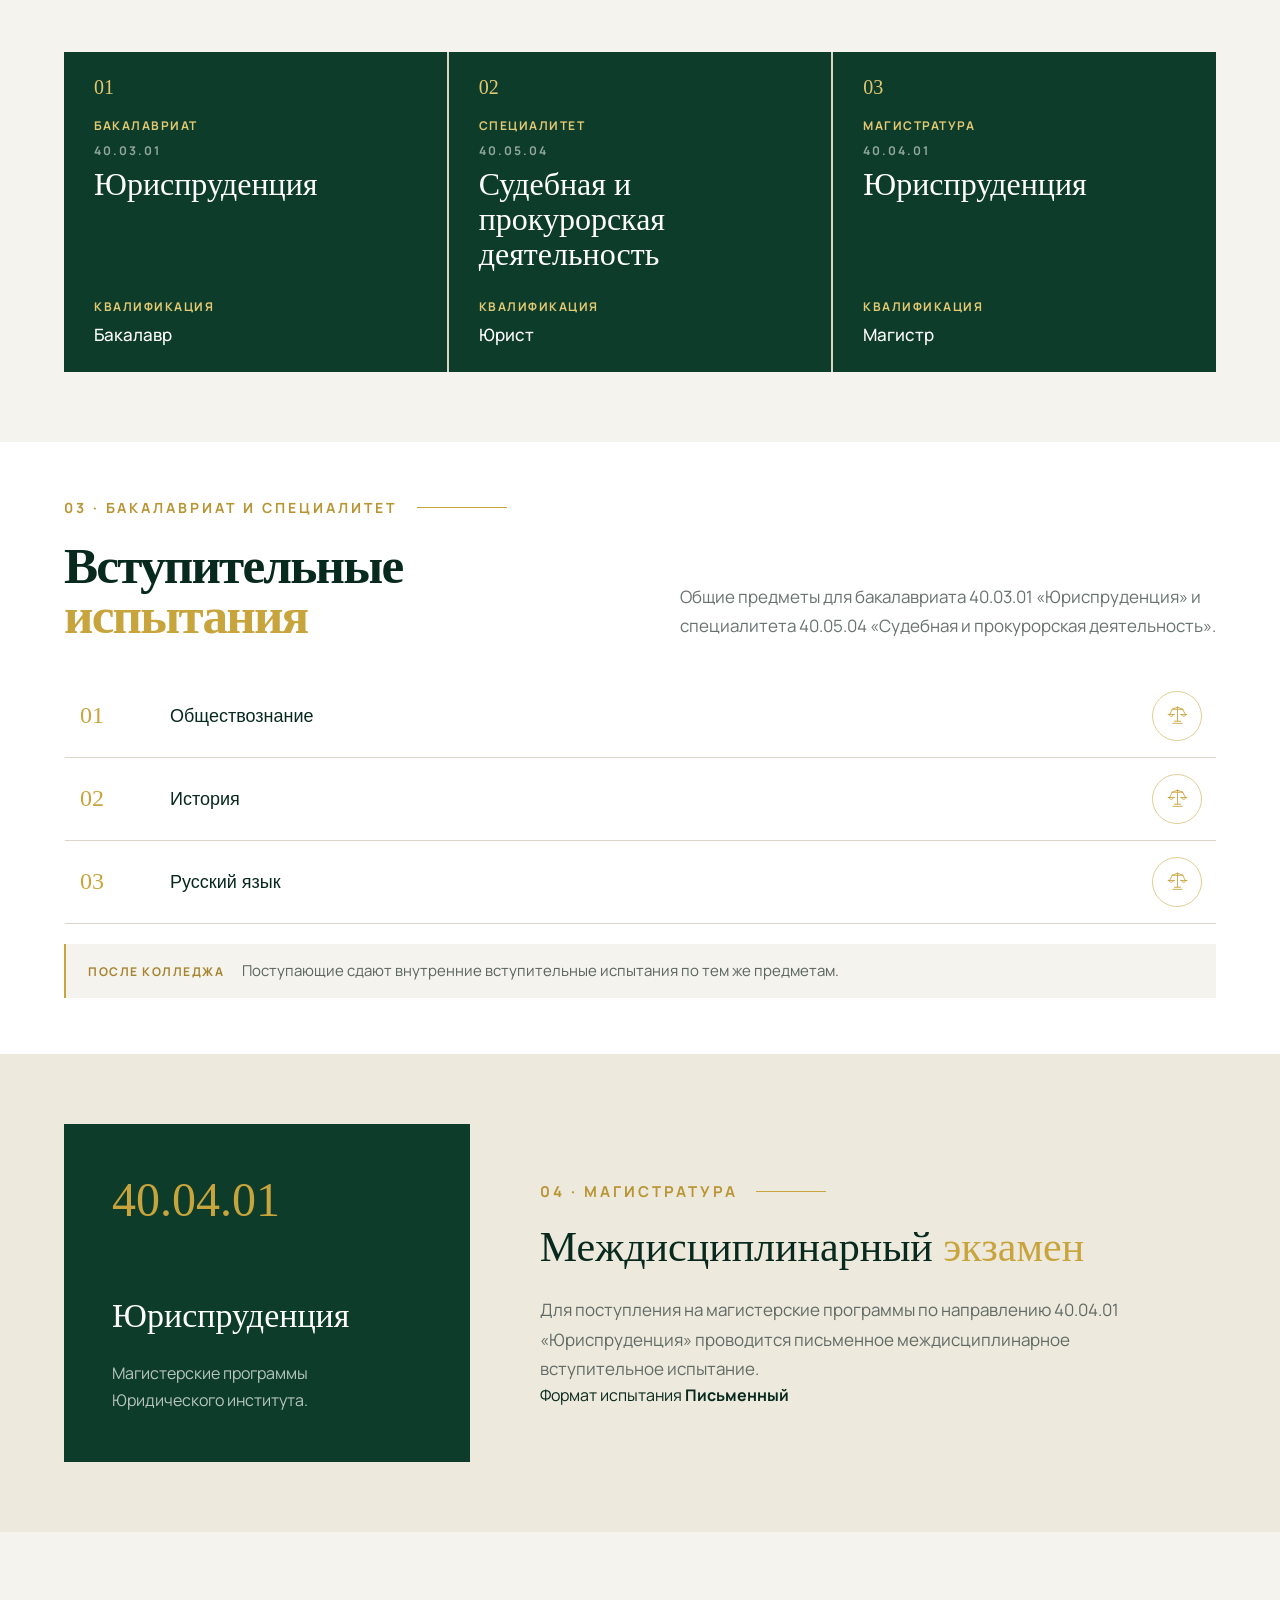
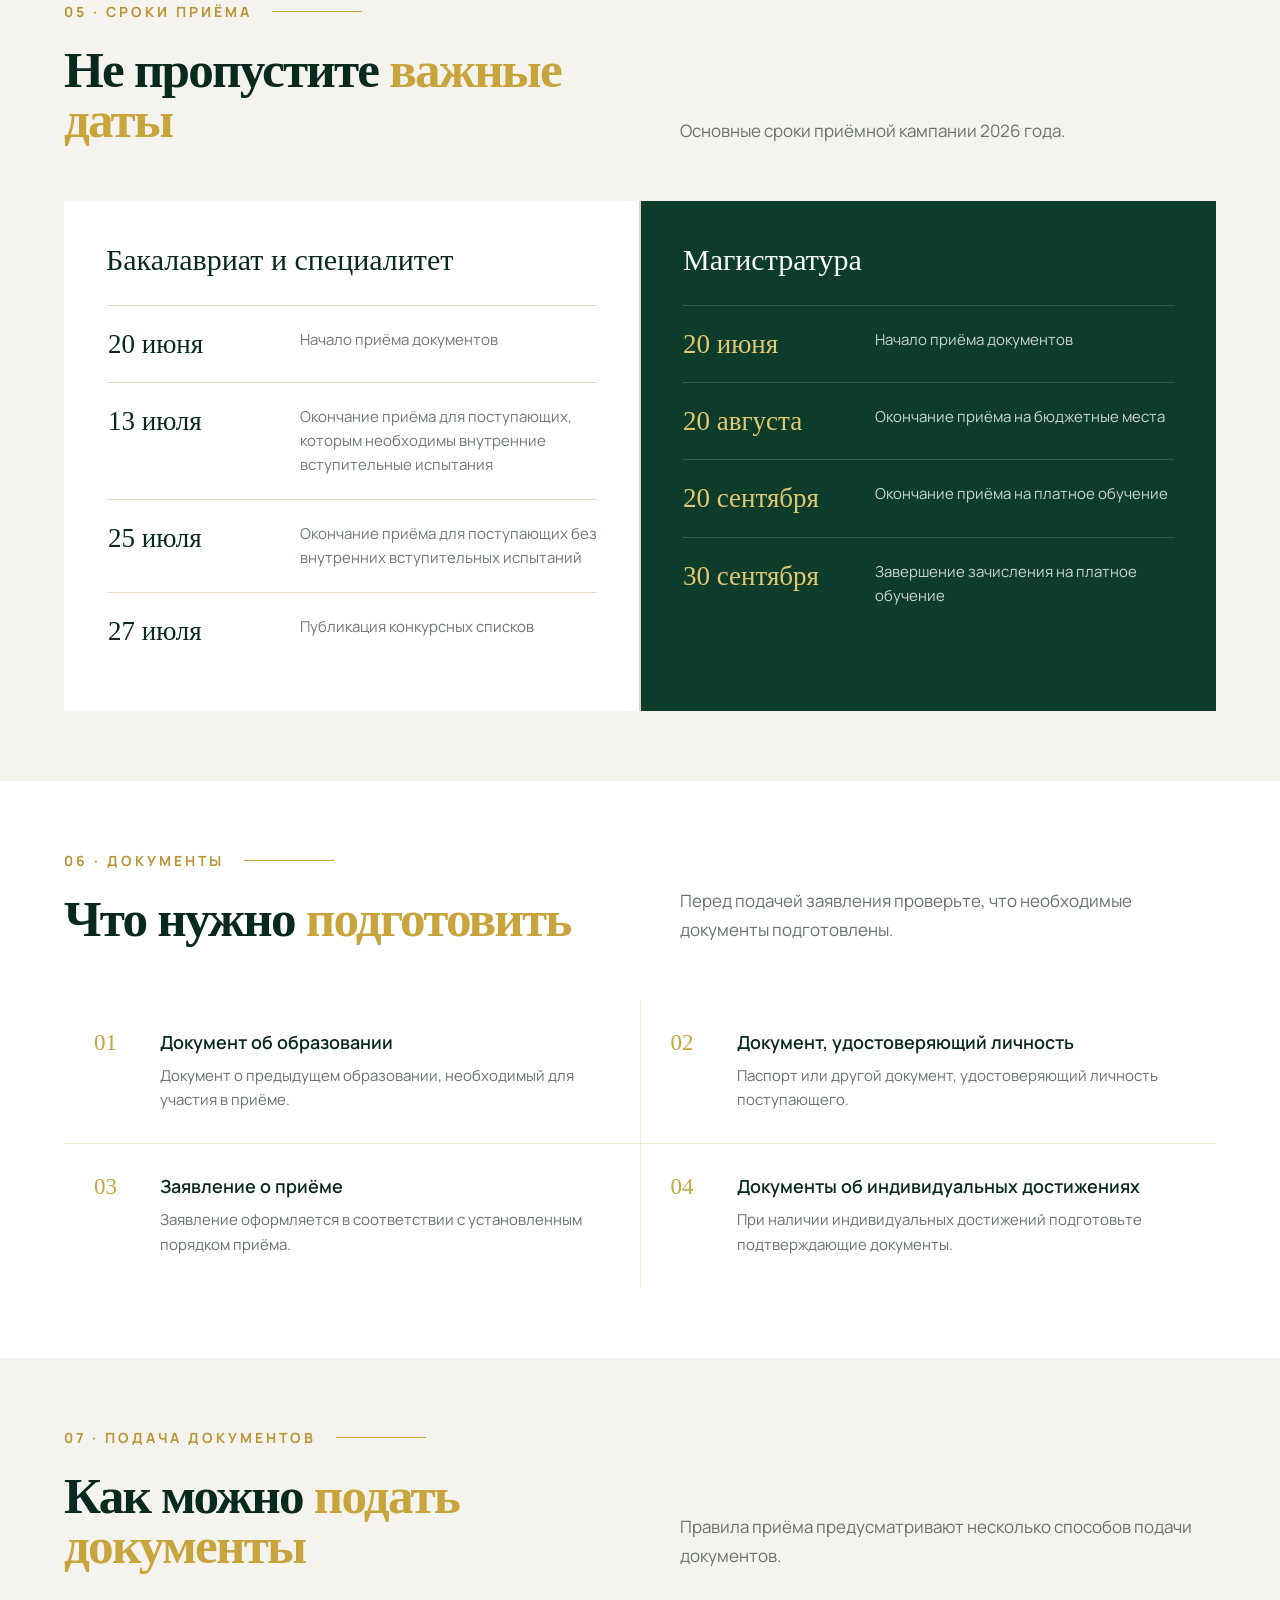
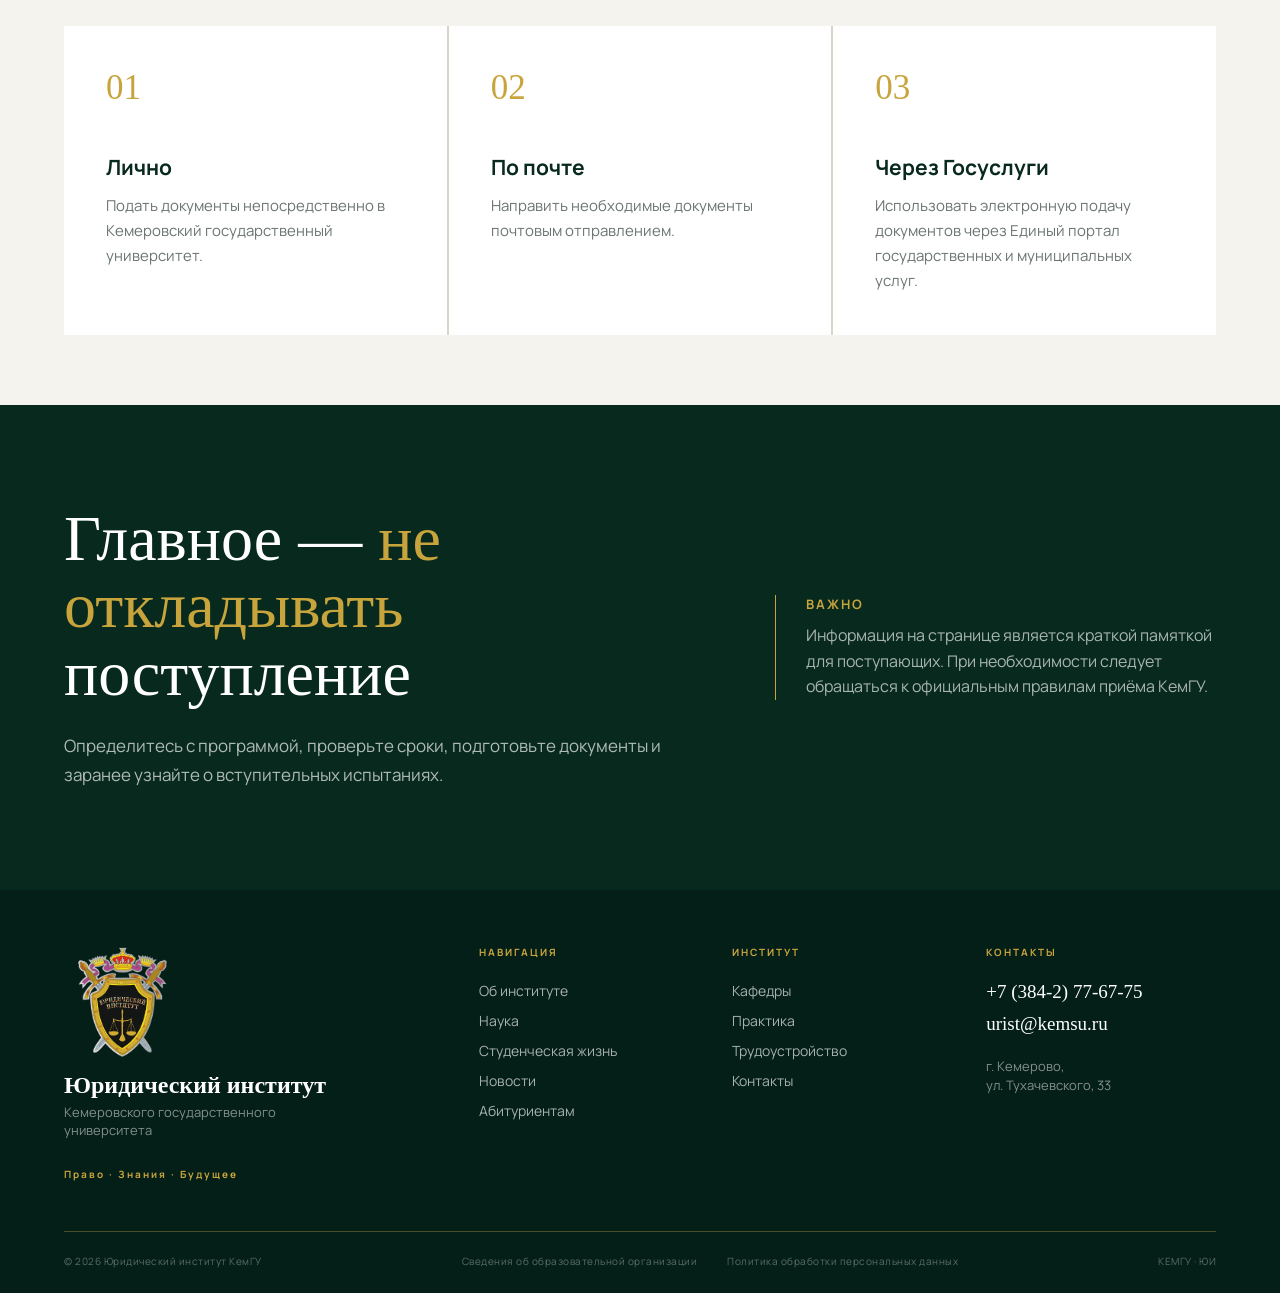
<file: admission-rules.html>
<!DOCTYPE html>
<html lang="ru">

<head>

    <meta charset="UTF-8">

    <meta
        name="viewport"
        content="width=device-width, initial-scale=1.0"
    >

    <title>
        Правила и порядок поступления — Юридический институт КемГУ
    </title>

    <!-- ОСНОВНОЙ CSS САЙТА -->
    <link rel="stylesheet" href="style.css">

    <link rel="preconnect" href="https://fonts.googleapis.com">
    <link rel="preconnect" href="https://fonts.gstatic.com" crossorigin>

    <link href="https://fonts.googleapis.com/css2?family=Manrope:wght@400;500;600;700&family=Playfair+Display:wght@500;600;700&display=swap" rel="stylesheet">

    

</head>


<body class="admission-page">


<!-- =====================================================
     HEADER
===================================================== -->

<header class="header">

    <div class="container header-inner">

        <a href="index.html" class="logo">

            <img
                src="images/emblem.png"
                alt="Герб Юридического института"
            >

            <div class="logo-text">

                <div class="logo-title">
                    ЮРИДИЧЕСКИЙ ИНСТИТУТ
                </div>

                <div class="logo-subtitle">
                    Кемеровского государственного университета
                </div>

            </div>

        </a>


        <nav class="navigation">

            <a href="index.html#about">
                Об институте
            </a>

            <a href="index.html#science">
                Наука
            </a>


            <div class="nav-dropdown">

                <button
                    class="nav-dropdown-button"
                    type="button"
                >
                    Студентам
                    <span>⌄</span>
                </button>

                <div class="nav-dropdown-menu">

                    <a href="index.html#students">
                        Студенческие организации
                        <span>→</span>
                    </a>

                    <a href="index.html#students">
                        Мероприятия
                        <span>→</span>
                    </a>

                    <a href="index.html#practice">
                        Практика / Трудоустройство
                        <span>→</span>
                    </a>

                </div>

            </div>


            <a href="index.html#departments">
                Кафедры
            </a>

            <a href="index.html#news">
                Новости
            </a>


            <div class="nav-dropdown nav-dropdown-applicants">

                <button
                    class="nav-dropdown-button"
                    type="button"
                >
                    Абитуриентам
                    <span>⌄</span>
                </button>

                <div class="nav-dropdown-menu">

                    <a href="applicants.html">
                        Абитуриенту
                        <span>→</span>
                    </a>

                    <a href="applicants.html#programs">
                        Образовательные программы
                        <span>→</span>
                    </a>

                    <a href="admission-rules.html">
                        Правила и порядок поступления
                        <span>→</span>
                    </a>

                    <a href="applicants.html#faq">
                        Часто задаваемые вопросы
                        <span>→</span>
                    </a>

                </div>

            </div>


            <a href="index.html#contacts">
                Контакты
            </a>

        </nav>


        <button
            class="search-button"
            aria-label="Поиск"
        >
            <span></span>
        </button>

    </div>

</header>

<main>


<!-- =====================================================
     HERO
===================================================== -->

<section class="admission-hero">


<!-- Декоративные геометрические линии -->
<div class="admission-hero-geometry" aria-hidden="true">

    <span class="admission-geometry-line line-1"></span>
    <span class="admission-geometry-line line-2"></span>
    <span class="admission-geometry-line line-3"></span>

    <span class="admission-geometry-corner"></span>

</div>



    <div class="container">


        <div class="admission-hero-grid">


            <div class="admission-hero-main">


                <div class="admission-label">

                    ПОСТУПЛЕНИЕ · 2026

                </div>


                <h1>

                    Правила и порядок

                    <span>
                        поступления
                    </span>

                </h1>


                <p>

                    Всё главное о поступлении в Юридический институт
                    Кемеровского государственного университета —
                    от выбора программы до подачи документов.

                </p>


<!-- Информационная шкала -->
<div class="admission-timeline">

    <div class="admission-timeline-title">
        КЛЮЧЕВЫЕ ТЕМЫ ПОСТУПЛЕНИЯ
    </div>

    <div class="admission-timeline-items">

        <div class="admission-timeline-item">
            <span class="admission-timeline-dot"></span>
            <span class="admission-timeline-number">01</span>
            <span class="admission-timeline-name">
                Программы
            </span>
        </div>

        <div class="admission-timeline-item">
            <span class="admission-timeline-dot"></span>
            <span class="admission-timeline-number">02</span>
            <span class="admission-timeline-name">
                Документы
            </span>
        </div>

        <div class="admission-timeline-item">
            <span class="admission-timeline-dot"></span>
            <span class="admission-timeline-number">03</span>
            <span class="admission-timeline-name">
                Сроки приёма
            </span>
        </div>

    </div>

</div>



            </div>


           
<div class="admission-hero-graphic">

    <div class="admission-graphic-top">
        <span>ЮРИДИЧЕСКИЙ ИНСТИТУТ</span>
        <span class="admission-graphic-symbol" aria-hidden="true">§</span>
    </div>

    <div class="admission-graphic-center">
        <div class="admission-graphic-label">
            ПРИЁМНАЯ КАМПАНИЯ
        </div>

        <div class="admission-graphic-year">
            2026
        </div>

        <div class="admission-graphic-line"></div>

        <p>
            Твой путь к юридическому образованию
        </p>
    </div>

    <div class="admission-graphic-bottom">
        <span>БАКАЛАВРИАТ</span>
        <span>СПЕЦИАЛИТЕТ</span>
        <span>МАГИСТРАТУРА</span>
    </div>

</div>



        </div>

    </div>

</section>



<!-- =====================================================
     С ЧЕГО НАЧАТЬ
===================================================== -->

<section class="admission-section">


    <div class="container">


        <div class="admission-heading">


            <div>

                <div class="admission-label">
                    01 · ПЕРВЫЕ ШАГИ
                </div>


                <h2>

                    С чего начать

                    <span>
                        поступление
                    </span>

                </h2>

            </div>


            <p>

                Поступление проще, если заранее определить
                образовательную программу, подготовить документы
                и разобраться со сроками приёма.

            </p>


        </div>



<div class="admission-steps-grid">

    <div class="admission-step admission-step--accent">
        <div class="admission-step-top">
            <div class="admission-step-number">01</div>
            
<div class="admission-step-icon">
    <!-- Академическая шапочка -->
    <svg viewBox="0 0 24 24" fill="none" aria-hidden="true">
        <path d="M2 9L12 4L22 9L12 14L2 9Z" />
        <path d="M6 11V16C9.5 18.7 14.5 18.7 18 16V11" />
        <path d="M22 9V16" />
    </svg>
</div>

        </div>

        <h3>Выберите уровень образования</h3>
        <p>
            Бакалавриат, специалитет или магистратура — выберите программу,
            которая соответствует вашей образовательной траектории.
        </p>
    </div>

    <div class="admission-step">
        <div class="admission-step-top">
            <div class="admission-step-number">02</div>
            <div class="admission-step-icon">
                <svg viewBox="0 0 24 24" fill="none" aria-hidden="true">
                    <path d="M9 3.5H15" />
                    <path d="M8 5.5H16" />
                    <path d="M7 8H17V18.5C17 19.33 16.33 20 15.5 20H8.5C7.67 20 7 19.33 7 18.5V8Z" />
                    <path d="M10 11.5L11.5 13L14.5 10" />
                </svg>
            </div>
        </div>

        <h3>Проверьте вступительные испытания</h3>
        <p>
            Бакалавриат и специалитет — ЕГЭ: история, обществознание, русский язык.
            После колледжа — внутренние экзамены по тем же предметам.
            Магистратура — междисциплинарный экзамен.
        </p>
    </div>

    <div class="admission-step">
        <div class="admission-step-top">
            <div class="admission-step-number">03</div>
            <div class="admission-step-icon">
                <svg viewBox="0 0 24 24" fill="none" aria-hidden="true">
                    <path d="M7 4.5H14L18 8.5V19C18 19.55 17.55 20 17 20H7C6.45 20 6 19.55 6 19V5.5C6 4.95 6.45 4.5 7 4.5Z" />
                    <path d="M14 4.5V8.5H18" />
                    <path d="M9 12H15" />
                    <path d="M9 15H15" />
                </svg>
            </div>
        </div>

        <h3>Подготовьте документы</h3>
        <p>
            Заранее соберите документы, необходимые для подачи заявления
            и участия в приёме.
        </p>
    </div>

    <div class="admission-step">
        <div class="admission-step-top">
            <div class="admission-step-number">04</div>
            
<div class="admission-step-icon">
    <!-- Отправка заявления -->
    <svg viewBox="0 0 24 24" fill="none" aria-hidden="true">
        <path d="M22 2L11 13" />
        <path d="M22 2L15 22L11 13L2 9L22 2Z" />
    </svg>
</div>

        </div>

        <h3>Подайте заявление</h3>
        <p>
            Документы можно подать лично, направить почтой
            или воспользоваться электронной подачей через Госуслуги.
        </p>
    </div>

</div>
    </div>

</section>



<!-- =====================================================
     ОБРАЗОВАТЕЛЬНЫЕ ПРОГРАММЫ
===================================================== -->

<section class="admission-section admission-section-light">


    <div class="container">


        <div class="admission-heading">


            <div>

                <div class="admission-label">
                    02 · ОБРАЗОВАТЕЛЬНЫЕ ПРОГРАММЫ
                </div>


                <h2>

                    Выберите свой

                    <span>
                        уровень
                    </span>

                </h2>

            </div>


            <p>

                В Юридическом институте доступны программы
                бакалавриата, специалитета и магистратуры.

            </p>


        </div>



        <div class="admission-programs">


            <!-- БАКАЛАВРИАТ -->

            <div class="admission-program">


                <div class="admission-program-number">
                    01
                </div>


                <div class="admission-program-level">Бакалавриат</div>

                <div class="admission-program-code">
                    40.03.01
                </div>


                <h3>
                    Юриспруденция
                </h3>


                <div class="admission-program-bottom">

                    <span>
                        Квалификация
                    </span>

                    <strong>
                        Бакалавр
                    </strong>

                </div>


            </div>



            <!-- СПЕЦИАЛИТЕТ -->

            <div class="admission-program">


                <div class="admission-program-number">
                    02
                </div>


                <div class="admission-program-level">Специалитет</div>

                <div class="admission-program-code">
                    40.05.04
                </div>


                <h3>
                    Судебная и прокурорская деятельность
                </h3>


                <div class="admission-program-bottom">

                    <span>
                        Квалификация
                    </span>

                    <strong>
                        Юрист
                    </strong>

                </div>


            </div>



            <!-- МАГИСТРАТУРА -->

            <div class="admission-program">


                <div class="admission-program-number">
                    03
                </div>


                <div class="admission-program-level">Магистратура</div>

                <div class="admission-program-code">
                    40.04.01
                </div>


                <h3>
                    Юриспруденция
                </h3>


                <div class="admission-program-bottom">

                    <span>
                        Квалификация
                    </span>

                    <strong>
                        Магистр
                    </strong>

                </div>


            </div>


        </div>

    </div>

</section>



<!-- БАКАЛАВРИАТ И СПЕЦИАЛИТЕТ -->
<section class="admission-section admission-exams-section">
    <div class="container">
        <div class="admission-heading">
            <div>
                <div class="admission-label">
                    03 · БАКАЛАВРИАТ И СПЕЦИАЛИТЕТ
                </div>

                <h2>
                    Вступительные
                    <span>испытания</span>
                </h2>
            </div>

            <p>
                Общие предметы для бакалавриата 40.03.01 «Юриспруденция»
                и специалитета 40.05.04 «Судебная и прокурорская деятельность».
            </p>
        </div>

        <div class="admission-exams">
            <div class="admission-exam">
                <div class="admission-exam-number">01</div>
                <strong>Обществознание</strong>
                <span class="admission-exam-icon" aria-hidden="true">
                    <svg viewBox="0 0 48 48">
                        <path d="M24 8v27"/>
                        <path d="M14 12h20"/>
                        <path d="M24 8l-10 4"/>
                        <path d="M24 8l10 4"/>
                        <path d="M14 12l-5 10"/>
                        <path d="M34 12l5 10"/>
                        <path d="M6 22h12"/>
                        <path d="M30 22h12"/>
                        <path d="M8 22c0 5 8 5 8 0"/>
                        <path d="M32 22c0 5 8 5 8 0"/>
                        <path d="M18 35h12"/>
                        <path d="M15 39h18"/>
                    </svg>
                </span>
            </div>

            <div class="admission-exam">
                <div class="admission-exam-number">02</div>
                <strong>История</strong>
                <span class="admission-exam-icon" aria-hidden="true">
                    <svg viewBox="0 0 48 48">
                        <path d="M24 8v27"/>
                        <path d="M14 12h20"/>
                        <path d="M24 8l-10 4"/>
                        <path d="M24 8l10 4"/>
                        <path d="M14 12l-5 10"/>
                        <path d="M34 12l5 10"/>
                        <path d="M6 22h12"/>
                        <path d="M30 22h12"/>
                        <path d="M8 22c0 5 8 5 8 0"/>
                        <path d="M32 22c0 5 8 5 8 0"/>
                        <path d="M18 35h12"/>
                        <path d="M15 39h18"/>
                    </svg>
                </span>
            </div>

            <div class="admission-exam">
                <div class="admission-exam-number">03</div>
                <strong>Русский язык</strong>
                <span class="admission-exam-icon" aria-hidden="true">
                    <svg viewBox="0 0 48 48">
                        <path d="M24 8v27"/>
                        <path d="M14 12h20"/>
                        <path d="M24 8l-10 4"/>
                        <path d="M24 8l10 4"/>
                        <path d="M14 12l-5 10"/>
                        <path d="M34 12l5 10"/>
                        <path d="M6 22h12"/>
                        <path d="M30 22h12"/>
                        <path d="M8 22c0 5 8 5 8 0"/>
                        <path d="M32 22c0 5 8 5 8 0"/>
                        <path d="M18 35h12"/>
                        <path d="M15 39h18"/>
                    </svg>
                </span>
            </div>
        </div>

        <div class="admission-exams-note">
            <strong>После колледжа</strong>
            <span>Поступающие сдают внутренние вступительные испытания по тем же предметам.</span>
        </div>
    </div>
</section>


<!-- =====================================================
     МАГИСТРАТУРА
===================================================== -->

<section class="admission-section master-admission-section">


    <div class="container">


        <div class="master-admission">


            <div class="master-admission-card">

                <div class="master-admission-code">
                    40.04.01
                </div>

                <h3>
                    Юриспруденция
                </h3>

                <p>

                    Магистерские программы
                    Юридического института.

                </p>

            </div>



            <div class="master-admission-info">

                <div class="admission-label">
                    04 · МАГИСТРАТУРА
                </div>


                <h2>

                    Междисциплинарный

                    <span>
                        экзамен
                    </span>

                </h2>


                <p>

                    Для поступления на магистерские программы
                    по направлению 40.04.01 «Юриспруденция»
                    проводится письменное междисциплинарное
                    вступительное испытание.

                </p>

                <div class="master-admission-format">
                    <span>Формат испытания</span>
                    <strong>Письменный</strong>
                </div>

            </div>


        </div>

    </div>

</section>



<!-- =====================================================
     СРОКИ
===================================================== -->

<section class="admission-section admission-section-light">


    <div class="container">


        <div class="admission-heading">


            <div>

                <div class="admission-label">
                    05 · СРОКИ ПРИЁМА
                </div>


                <h2>

                    Не пропустите

                    <span>
                        важные даты
                    </span>

                </h2>

            </div>


            <p>

                Основные сроки приёмной кампании
                2026 года.

            </p>


        </div>



        <div class="admission-deadlines">


            <!-- БАКАЛАВРИАТ -->

            <div class="deadline-card">


                <h3>
                    Бакалавриат и специалитет
                </h3>


                <div class="deadline-row">

                    <strong>
                        20 июня
                    </strong>

                    <span>
                        Начало приёма документов
                    </span>

                </div>


                <div class="deadline-row">

                    <strong>
                        13 июля
                    </strong>

                    <span>
                        Окончание приёма для поступающих,
                        которым необходимы внутренние
                        вступительные испытания
                    </span>

                </div>


                <div class="deadline-row">

                    <strong>
                        25 июля
                    </strong>

                    <span>
                        Окончание приёма для поступающих
                        без внутренних вступительных испытаний
                    </span>

                </div>


                <div class="deadline-row">

                    <strong>
                        27 июля
                    </strong>

                    <span>
                        Публикация конкурсных списков
                    </span>

                </div>


            </div>



            <!-- МАГИСТРАТУРА -->

            <div class="deadline-card deadline-card-green">


                <h3>
                    Магистратура
                </h3>


                <div class="deadline-row">

                    <strong>
                        20 июня
                    </strong>

                    <span>
                        Начало приёма документов
                    </span>

                </div>


                <div class="deadline-row">

                    <strong>
                        20 августа
                    </strong>

                    <span>
                        Окончание приёма на бюджетные места
                    </span>

                </div>


                <div class="deadline-row">

                    <strong>
                        20 сентября
                    </strong>

                    <span>
                        Окончание приёма на платное обучение
                    </span>

                </div>


                <div class="deadline-row">

                    <strong>
                        30 сентября
                    </strong>

                    <span>
                        Завершение зачисления
                        на платное обучение
                    </span>

                </div>


            </div>


        </div>

    </div>

</section>



<!-- =====================================================
     ДОКУМЕНТЫ
===================================================== -->

<section class="admission-section admission-documents-section">


    <div class="container">


        <div class="admission-heading">


            <div>

                <div class="admission-label">
                    06 · ДОКУМЕНТЫ
                </div>


                <h2>

                    Что нужно

                    <span>
                        подготовить
                    </span>

                </h2>

            </div>


            <p>

                Перед подачей заявления проверьте,
                что необходимые документы подготовлены.

            </p>


        </div>



        <div class="documents-grid">


            <div class="document-card">

                <div class="document-number">
                    01
                </div>

                <div>

                    <h3>
                        Документ об образовании
                    </h3>

                    <p>
                        Документ о предыдущем образовании,
                        необходимый для участия в приёме.
                    </p>

                </div>

            </div>



            <div class="document-card">

                <div class="document-number">
                    02
                </div>

                <div>

                    <h3>
                        Документ, удостоверяющий личность
                    </h3>

                    <p>
                        Паспорт или другой документ,
                        удостоверяющий личность поступающего.
                    </p>

                </div>

            </div>



            <div class="document-card">

                <div class="document-number">
                    03
                </div>

                <div>

                    <h3>
                        Заявление о приёме
                    </h3>

                    <p>
                        Заявление оформляется в соответствии
                        с установленным порядком приёма.
                    </p>

                </div>

            </div>



            <div class="document-card">

                <div class="document-number">
                    04
                </div>

                <div>

                    <h3>
                        Документы об индивидуальных достижениях
                    </h3>

                    <p>
                        При наличии индивидуальных достижений
                        подготовьте подтверждающие документы.
                    </p>

                </div>

            </div>


        </div>

    </div>

</section>



<!-- =====================================================
     КАК ПОДАТЬ
===================================================== -->

<section class="admission-section admission-section-light">


    <div class="container">


        <div class="admission-heading">


            <div>

                <div class="admission-label">
                    07 · ПОДАЧА ДОКУМЕНТОВ
                </div>


                <h2>

                    Как можно

                    <span>
                        подать документы
                    </span>

                </h2>

            </div>


            <p>

                Правила приёма предусматривают
                несколько способов подачи документов.

            </p>


        </div>



        <div class="submit-grid">


            <div class="submit-card">

                <div class="submit-number">
                    01
                </div>

                <h3>
                    Лично
                </h3>

                <p>

                    Подать документы непосредственно
                    в Кемеровский государственный университет.

                </p>

            </div>



            <div class="submit-card">

                <div class="submit-number">
                    02
                </div>

                <h3>
                    По почте
                </h3>

                <p>

                    Направить необходимые документы
                    почтовым отправлением.

                </p>

            </div>



            <div class="submit-card">

                <div class="submit-number">
                    03
                </div>

                <h3>
                    Через Госуслуги
                </h3>

                <p>

                    Использовать электронную подачу документов
                    через Единый портал государственных
                    и муниципальных услуг.

                </p>

            </div>


        </div>

    </div>

</section>



<!-- =====================================================
     ФИНАЛ
===================================================== -->

<section class="admission-final">


    <div class="container">


        <div class="admission-final-grid">


            <div>

                <h2>

                    Главное —

                    <span>
                        не откладывать
                    </span>

                    поступление

                </h2>


                <p>

                    Определитесь с программой,
                    проверьте сроки, подготовьте документы
                    и заранее узнайте о вступительных испытаниях.

                </p>

            </div>



            <div class="admission-final-note">

                <strong>
                    Важно
                </strong>

                <span>

                    Информация на странице является
                    краткой памяткой для поступающих.
                    При необходимости следует обращаться
                    к официальным правилам приёма КемГУ.

                </span>

            </div>


        </div>

    </div>

</section>


</main>



<!-- =====================================================
     FOOTER
===================================================== -->

<footer class="footer">
    <div class="footer-container">
        <div class="footer-main">
            <div class="footer-brand">
                <div class="footer-logo">
                    <img src="images/emblem.png" alt="Герб Юридического института">
                </div>

                <div class="footer-brand-text">
                    <strong>Юридический институт</strong>
                    <span>Кемеровского государственного университета</span>
                </div>

                <p>Право · Знания · Будущее</p>
            </div>

            <div class="footer-column">
                <span class="footer-title">НАВИГАЦИЯ</span>
                <a href="index.html#about">Об институте</a>
                <a href="index.html#science">Наука</a>
                <a href="index.html#students">Студенческая жизнь</a>
                <a href="index.html#news">Новости</a>
                <a href="applicants.html">Абитуриентам</a>
            </div>

           <div class="footer-column">
    <span class="footer-title">ИНСТИТУТ</span>
    <a href="index.html#departments">Кафедры</a>
    <a href="index.html#practice">Практика</a>
    <a href="index.html#practice">Трудоустройство</a>
    <a href="index.html#contacts">Контакты</a>
</div>

            <div class="footer-contact">
                <span class="footer-title">КОНТАКТЫ</span>
                <a href="tel:+73842776775">+7 (384-2) 77-67-75</a>
                <a href="mailto:urist@kemsu.ru">urist@kemsu.ru</a>
                <p>г. Кемерово,<br>ул. Тухачевского, 33</p>
            </div>
        </div>

        <div class="footer-bottom">
            <span>© 2026 Юридический институт КемГУ</span>

            <div class="footer-bottom-links">
                <a href="https://kemsu.ru/sveden/common/" target="_blank" rel="noopener noreferrer">Сведения об образовательной организации</a>
                <a href="https://jcenter.kemsu.ru/ru/nauka/personal_agreement/" target="_blank" rel="noopener noreferrer">Политика обработки персональных данных</a>
            </div>

            <span>КЕМГУ · ЮИ</span>
        </div>
    </div>
</footer>

</body>

</html>
</file>
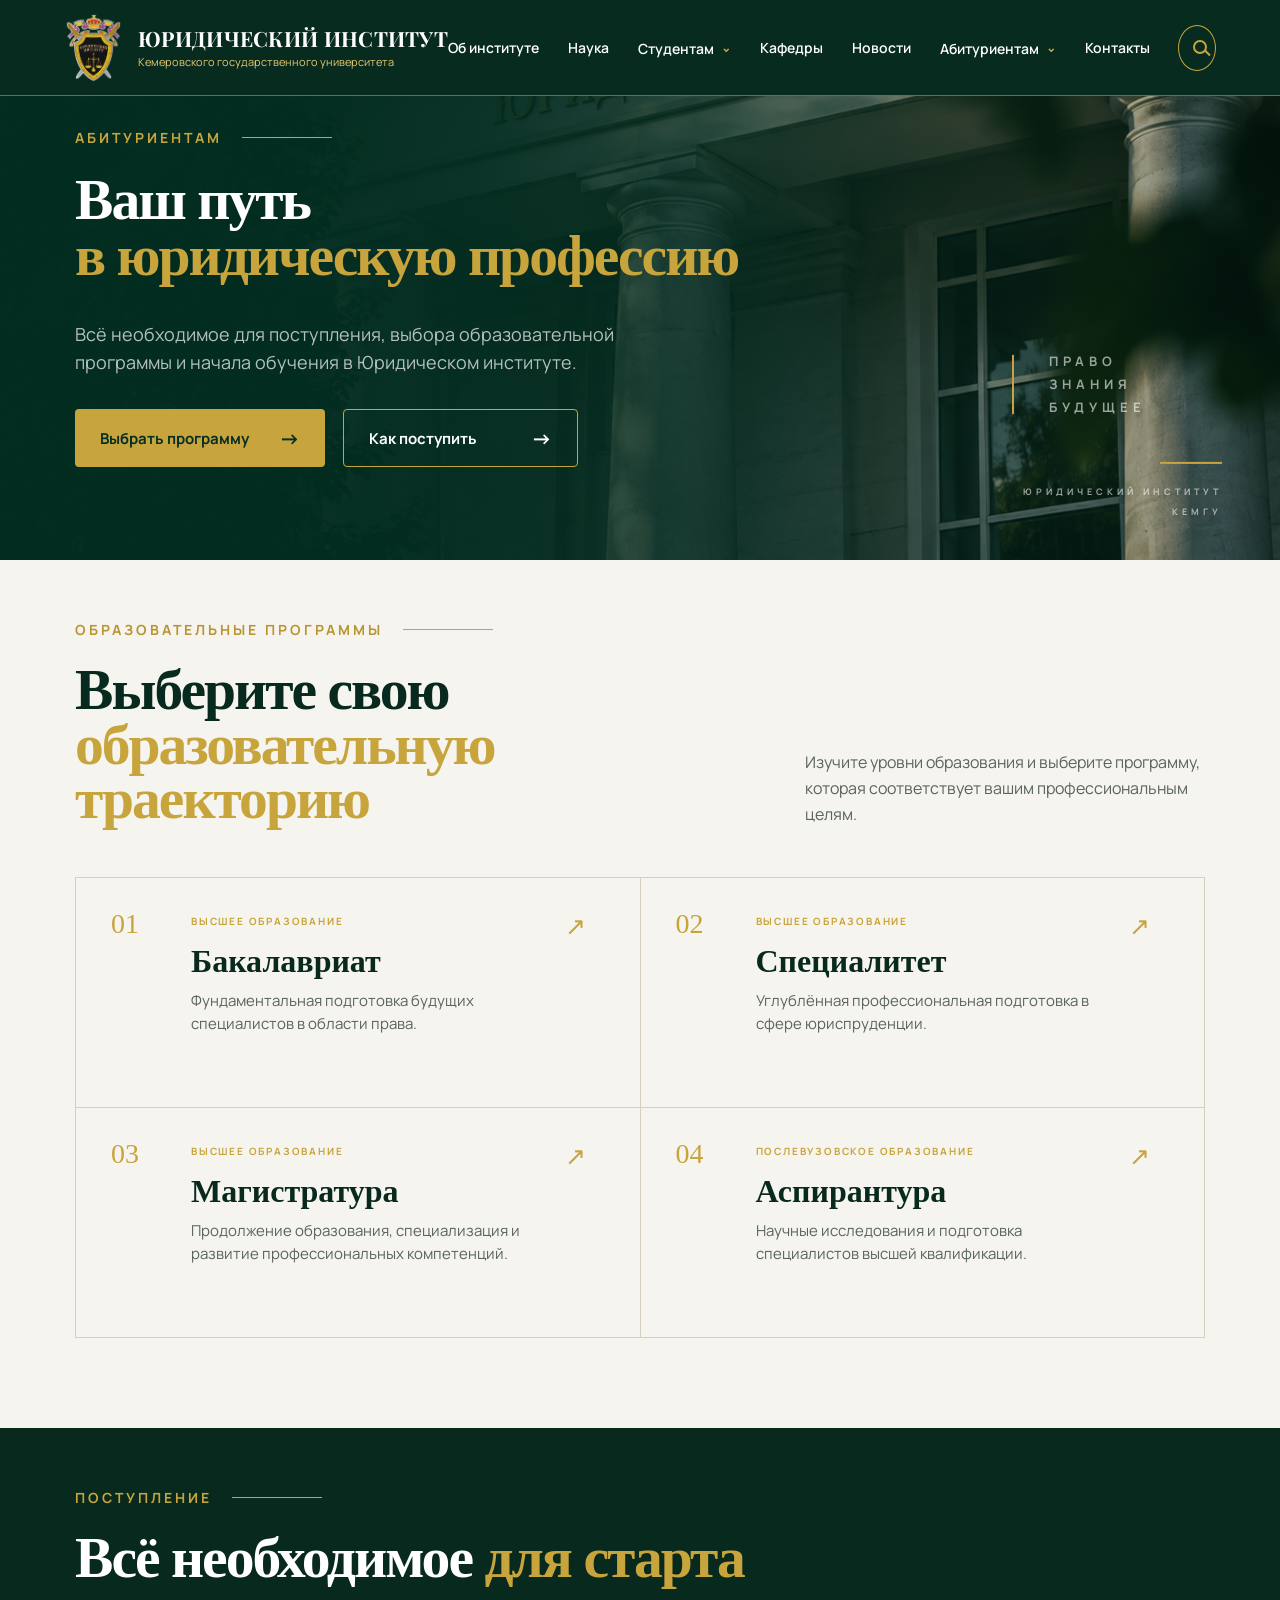
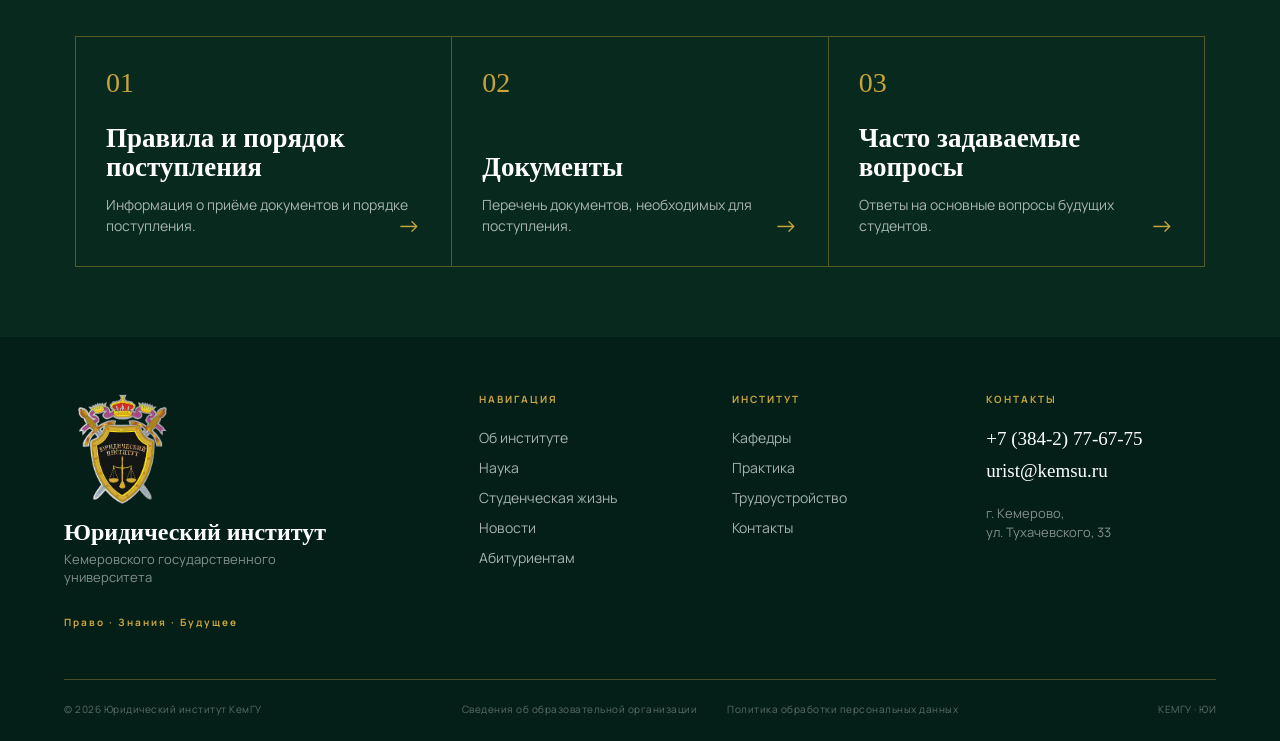
<file: applicants.html>
<!DOCTYPE html>
<html lang="ru">

<head>
    <meta charset="UTF-8">
    <meta name="viewport" content="width=device-width, initial-scale=1.0">

    <title>Абитуриентам — Юридический институт КемГУ</title>

    <link rel="stylesheet" href="style.css">

    <link rel="preconnect" href="https://fonts.googleapis.com">
    <link rel="preconnect" href="https://fonts.gstatic.com" crossorigin>

    <link href="https://fonts.googleapis.com/css2?family=Manrope:wght@400;500;600;700&family=Playfair+Display:wght@500;600;700&display=swap" rel="stylesheet">
</head>

<body class="applicants-page">
    <!-- HEADER -->

<header class="header">

    <div class="container header-inner">

        <a href="index.html" class="logo">

            <img
                src="images/emblem.png"
                alt="Герб Юридического института"
            >

            <div class="logo-text">

                <div class="logo-title">
                    ЮРИДИЧЕСКИЙ ИНСТИТУТ
                </div>

                <div class="logo-subtitle">
                    Кемеровского государственного университета
                </div>

            </div>

        </a>


        <nav class="navigation">

            <a href="index.html#about">
                Об институте
            </a>

            <a href="index.html#science">
                Наука
            </a>


            <div class="nav-dropdown">

                <button class="nav-dropdown-button" type="button">
                    Студентам
                    <span>⌄</span>
                </button>

                <div class="nav-dropdown-menu">

                    <a href="#">
                        Расписание
                        <span>→</span>
                    </a>

                    <a href="index.html#students">
                        Студенческие организации
                        <span>→</span>
                    </a>

                    <a href="index.html#students">
                        Мероприятия
                        <span>→</span>
                    </a>

                    <a href="index.html#practice">
                        Практика
                        <span>→</span>
                    </a>

                    <a href="index.html#practice">
                        Трудоустройство
                        <span>→</span>
                    </a>

                </div>

            </div>


            <a href="index.html#departments">
                Кафедры
            </a>

            <a href="index.html#news">
                Новости
            </a>

<div class="nav-dropdown nav-dropdown-applicants">

    <button class="nav-dropdown-button" type="button">
        Абитуриентам
        <span>⌄</span>
    </button>

    <div class="nav-dropdown-menu">

        <a href="applicants.html">
            Абитуриенту
            <span>→</span>
        </a>

        <a href="applicants.html#programs">
            Образовательные программы
            <span>→</span>
        </a>

        <a href="admission-rules.html">
            Правила и порядок поступления
            <span>→</span>
        </a>

        <a href="applicants.html#faq">
            Часто задаваемые вопросы
            <span>→</span>
        </a>

    </div>

</div>

<a href="index.html#contacts">
    Контакты
</a>

</nav>

<button class="search-button" aria-label="Поиск">
    <span></span>
</button>

    </div>

</header>

    <!-- HERO -->

    <main>

        <section class="applicants-hero">

            <div class="applicants-hero-container">

                <div class="section-label">
                    АБИТУРИЕНТАМ
                </div>

                <h1>
                    Ваш путь
                    <span>в юридическую профессию</span>
                </h1>

                <p>
                    Всё необходимое для поступления,
                    выбора образовательной программы
                    и начала обучения в Юридическом институте.
                </p>
    <div class="applicants-hero-buttons">
        <a href="#programs" class="applicants-button applicants-button-primary">
            Выбрать программу <span>→</span>
        </a>

        <a href="#admission" class="applicants-button applicants-button-outline">
            Как поступить <span>→</span>
        </a>
    </div>

</div>

<div class="applicants-hero-mark">
    <div class="applicants-hero-mark-title">
        <span>ПРАВО</span>
        <span>ЗНАНИЯ</span>
        <span>БУДУЩЕЕ</span>
    </div>

    <div class="applicants-hero-mark-line"></div>

    <div class="applicants-hero-mark-bottom">
        <span>ЮРИДИЧЕСКИЙ ИНСТИТУТ</span>
        <span>КЕМГУ</span>
    </div>
</div>

</section>

        <!-- EDUCATIONAL PROGRAMS -->

<section class="applicants-education" id="programs">
            <div class="applicants-container">

                <div class="applicants-section-header">

                    <div>

                        <div class="section-label">
                            ОБРАЗОВАТЕЛЬНЫЕ ПРОГРАММЫ
                        </div>

                        <h2>
                            Выберите свою
                            <span>образовательную траекторию</span>
                        </h2>

                    </div>

                    <p>
                        Изучите уровни образования и выберите
                        программу, которая соответствует вашим
                        профессиональным целям.
                    </p>

                </div>


<div class="program-list">

    <a href="bachelor.html" class="program-item">
        <span class="program-number">01</span>

        <div class="program-content">
            <span>ВЫСШЕЕ ОБРАЗОВАНИЕ</span>
            <h3>Бакалавриат</h3>
            <p>
                Фундаментальная подготовка будущих
                специалистов в области права.
            </p>
        </div>

        <span class="program-arrow">↗</span>
    </a>

    <a href="specialist.html" class="program-item">
        <span class="program-number">02</span>

        <div class="program-content">
            <span>ВЫСШЕЕ ОБРАЗОВАНИЕ</span>
            <h3>Специалитет</h3>
            <p>
                Углублённая профессиональная подготовка
                в сфере юриспруденции.
            </p>
        </div>

        <span class="program-arrow">↗</span>
    </a>

    <a href="master.html" class="program-item">
        <span class="program-number">03</span>

        <div class="program-content">
            <span>ВЫСШЕЕ ОБРАЗОВАНИЕ</span>
            <h3>Магистратура</h3>
            <p>
                Продолжение образования, специализация
                и развитие профессиональных компетенций.
            </p>
        </div>

        <span class="program-arrow">↗</span>
    </a>

    <a href="#" class="program-item">
        <span class="program-number">04</span>

        <div class="program-content">
            <span>ПОСЛЕВУЗОВСКОЕ ОБРАЗОВАНИЕ</span>
            <h3>Аспирантура</h3>
            <p>
                Научные исследования и подготовка
                специалистов высшей квалификации.
            </p>
        </div>

        <span class="program-arrow">↗</span>
    </a>

</div>
            </div>

        </section>


        <!-- ADMISSION -->

       <section class="applicants-info" id="admission">

            <div class="applicants-container">

                <div class="applicants-info-header">

                    <div class="section-label">
                        ПОСТУПЛЕНИЕ
                    </div>

                    <h2>
                        Всё необходимое
                        <span>для старта</span>
                    </h2>

                </div>


                <div class="admission-list">

                    <a href="admission-rules.html" id="rules" class="admission-item">

                        <span>01</span>

                        <div>
                            <h3>Правила и порядок поступления</h3>
                            <p>
                                Информация о приёме документов
                                и порядке поступления.
                            </p>
                        </div>

                        <strong>→</strong>

                    </a>


                    <a href="#documents" id="documents" class="admission-item">

                        <span>02</span>

                        <div>
                            <h3>Документы</h3>
                            <p>
                                Перечень документов, необходимых
                                для поступления.
                            </p>
                        </div>

                        <strong>→</strong>

                    </a>


                    <a href="#faq" id="faq" class="admission-item">

                        <span>03</span>

                        <div>
                            <h3>Часто задаваемые вопросы</h3>
                            <p>
                                Ответы на основные вопросы
                                будущих студентов.
                            </p>
                        </div>

                        <strong>→</strong>

                    </a>

                </div>

            </div>

        </section>

    </main>


    <!-- FOOTER -->

    <footer class="footer">
    <div class="footer-container">
        <div class="footer-main">
            <div class="footer-brand">
                <div class="footer-logo">
                    <img src="images/emblem.png" alt="Герб Юридического института">
                </div>

                <div class="footer-brand-text">
                    <strong>Юридический институт</strong>
                    <span>Кемеровского государственного университета</span>
                </div>

                <p>Право · Знания · Будущее</p>
            </div>

            <div class="footer-column">
                <span class="footer-title">НАВИГАЦИЯ</span>
                <a href="index.html#about">Об институте</a>
                <a href="index.html#science">Наука</a>
                <a href="index.html#students">Студенческая жизнь</a>
                <a href="index.html#news">Новости</a>
                <a href="applicants.html">Абитуриентам</a>
            </div>

           <div class="footer-column">
    <span class="footer-title">ИНСТИТУТ</span>
    <a href="index.html#departments">Кафедры</a>
    <a href="index.html#practice">Практика</a>
    <a href="index.html#practice">Трудоустройство</a>
    <a href="index.html#contacts">Контакты</a>
</div>

            <div class="footer-contact">
                <span class="footer-title">КОНТАКТЫ</span>
                <a href="tel:+73842776775">+7 (384-2) 77-67-75</a>
                <a href="mailto:urist@kemsu.ru">urist@kemsu.ru</a>
                <p>г. Кемерово,<br>ул. Тухачевского, 33</p>
            </div>
        </div>

        <div class="footer-bottom">
            <span>© 2026 Юридический институт КемГУ</span>

            <div class="footer-bottom-links">
                <a href="https://kemsu.ru/sveden/common/" target="_blank" rel="noopener noreferrer">Сведения об образовательной организации</a>
                <a href="https://jcenter.kemsu.ru/ru/nauka/personal_agreement/" target="_blank" rel="noopener noreferrer">Политика обработки персональных данных</a>
            </div>

            <span>КЕМГУ · ЮИ</span>
        </div>
    </div>
</footer>


</body>
</html>
</file>
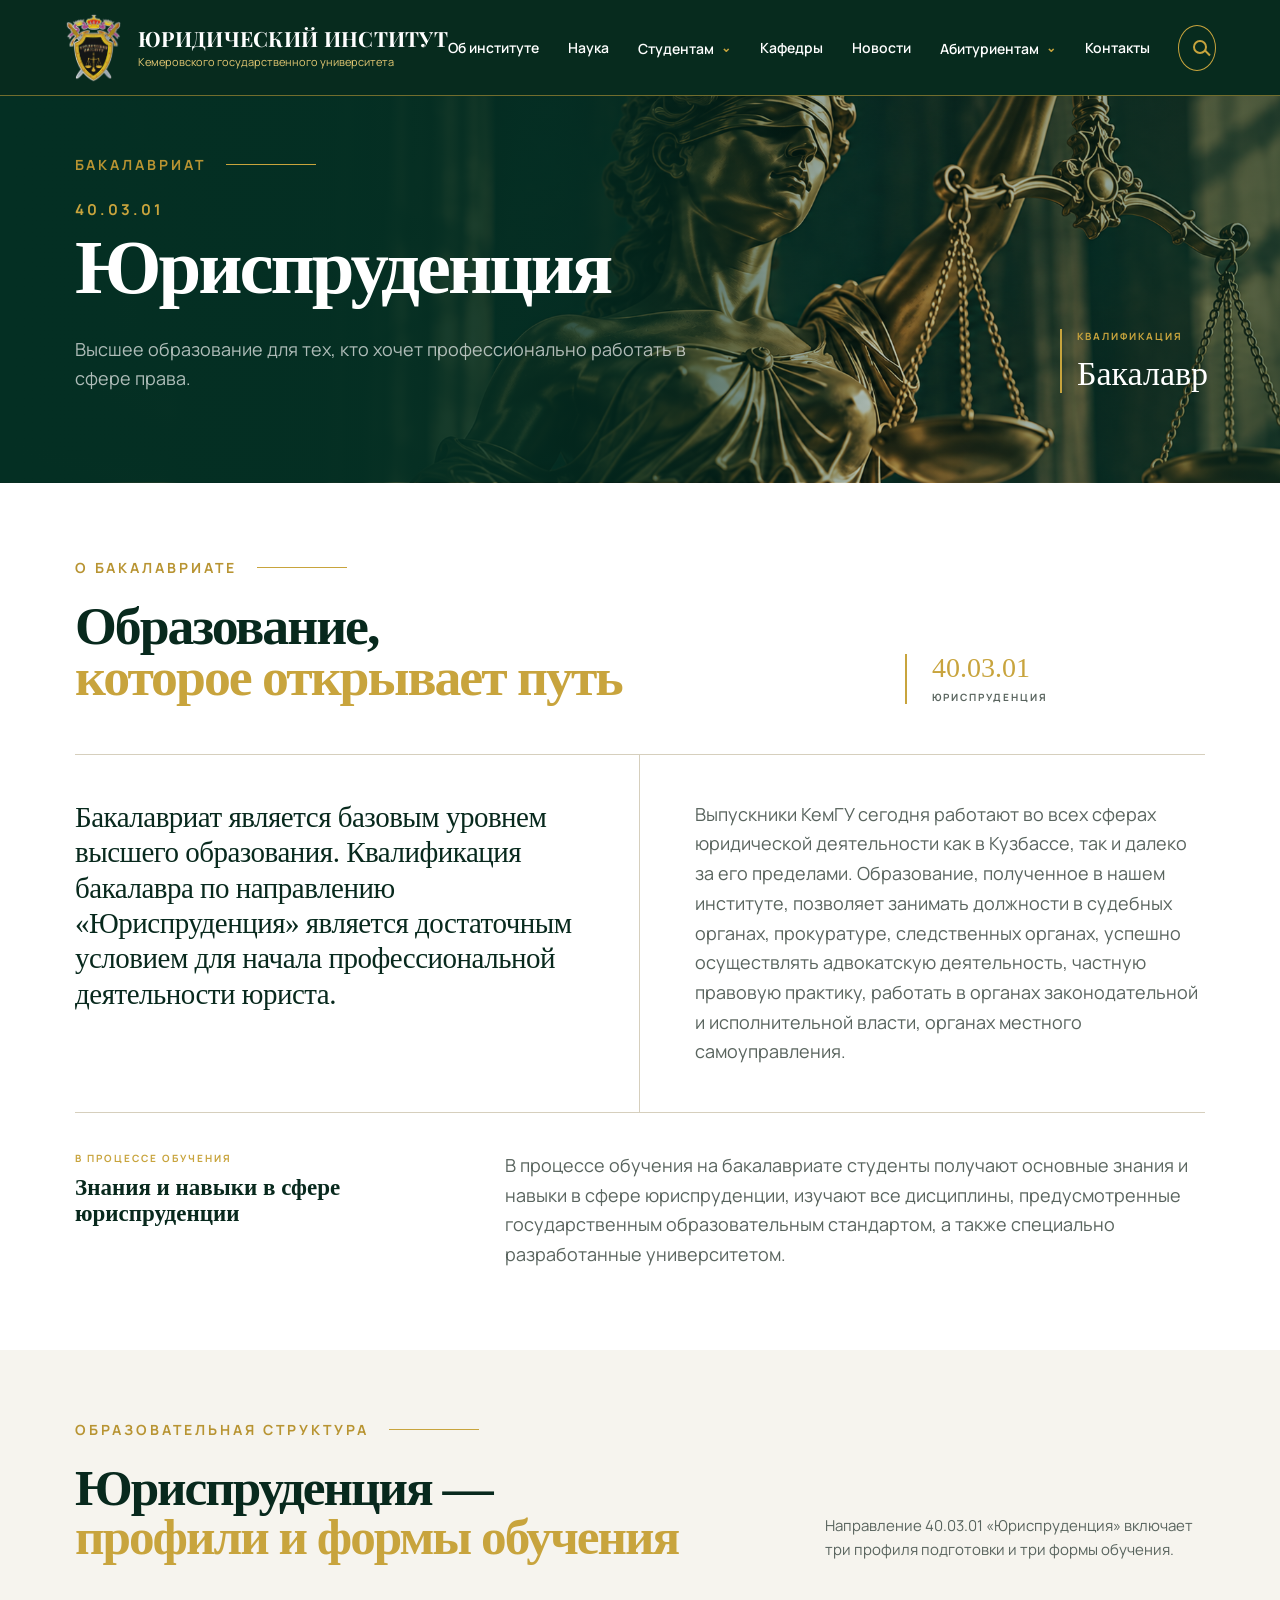
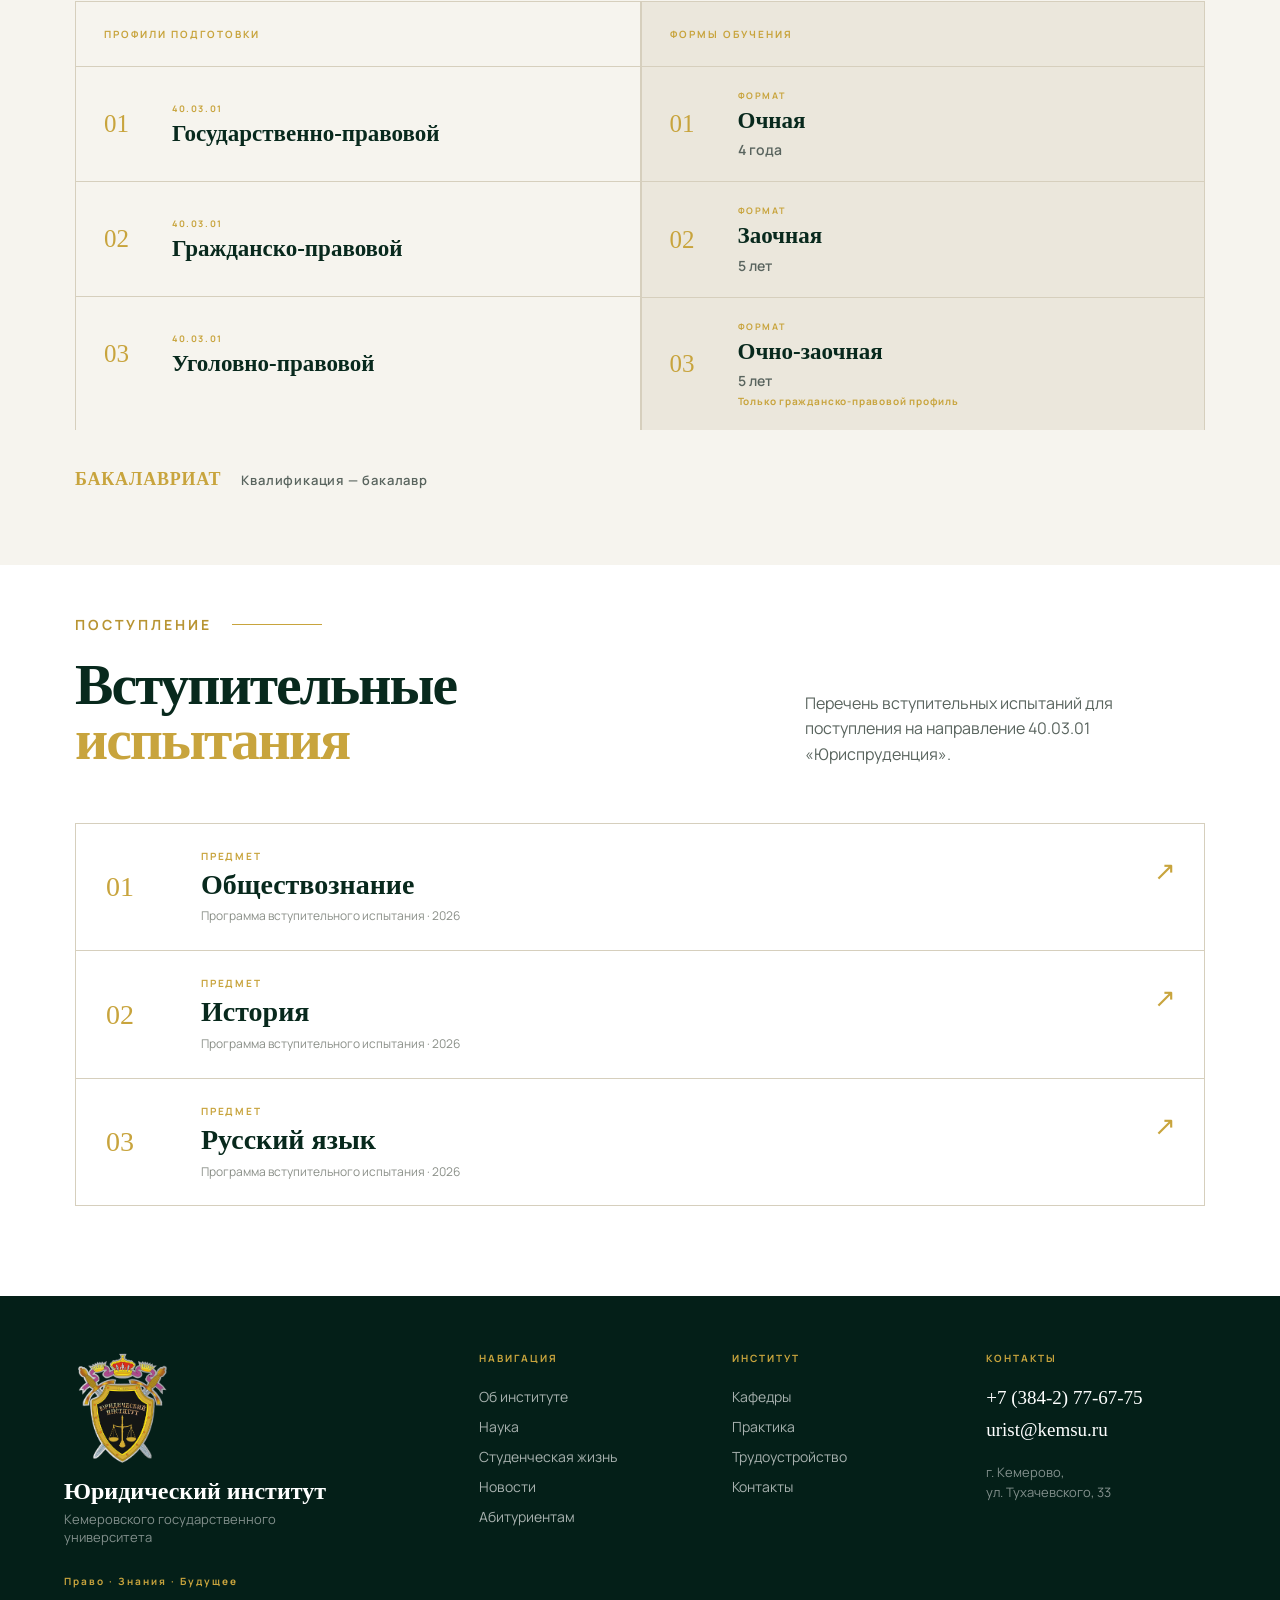
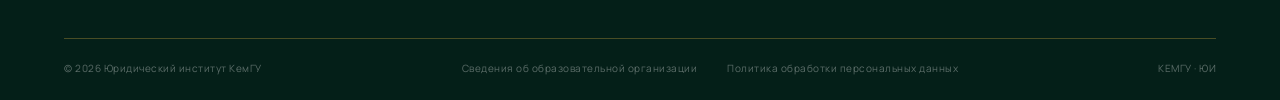
<file: bachelor.html>
<!DOCTYPE html>
<html lang="ru">

<head>
    <meta charset="UTF-8">
    <meta name="viewport" content="width=device-width, initial-scale=1.0">

    <title>Бакалавриат — Юридический институт КемГУ</title>

    <link rel="stylesheet" href="style.css">

    <link rel="preconnect" href="https://fonts.googleapis.com">
    <link rel="preconnect" href="https://fonts.gstatic.com" crossorigin>

    <link
        href="https://fonts.googleapis.com/css2?family=Manrope:wght@400;500;600;700&family=Playfair+Display:wght@500;600;700&display=swap"
        rel="stylesheet"
    >
</head>

<body class="education-page">

<header class="header">

    <div class="container header-inner">

        <a href="index.html" class="logo">

            <img
                src="images/emblem.png"
                alt="Герб Юридического института"
            >

            <div class="logo-text">

                <div class="logo-title">
                    ЮРИДИЧЕСКИЙ ИНСТИТУТ
                </div>

                <div class="logo-subtitle">
                    Кемеровского государственного университета
                </div>

            </div>

        </a>

        <nav class="navigation">

            <a href="index.html#about">
                Об институте
            </a>

            <a href="index.html#science">
                Наука
            </a>

            <div class="nav-dropdown">

                <button
                    class="nav-dropdown-button"
                    type="button"
                >
                    Студентам
                    <span>⌄</span>
                </button>

                <div class="nav-dropdown-menu">

                    <a href="#">
                        Расписание
                        <span>→</span>
                    </a>

                    <a href="index.html#students">
                        Студенческие организации
                        <span>→</span>
                    </a>

                    <a href="index.html#students">
                        Мероприятия
                        <span>→</span>
                    </a>

                    <a href="index.html#practice">
                        Практика
                        <span>→</span>
                    </a>

                    <a href="index.html#practice">
                        Трудоустройство
                        <span>→</span>
                    </a>

                </div>

            </div>

            <a href="index.html#departments">
                Кафедры
            </a>

            <a href="index.html#news">
                Новости
            </a>

<div class="nav-dropdown nav-dropdown-applicants">

    <button class="nav-dropdown-button" type="button">
        Абитуриентам
        <span>⌄</span>
    </button>

    <div class="nav-dropdown-menu">

        <a href="applicants.html">
            Абитуриенту
            <span>→</span>
        </a>

        <a href="applicants.html#programs">
            Образовательные программы
            <span>→</span>
        </a>

        <a href="admission-rules.html">
            Правила и порядок поступления
            <span>→</span>
        </a>

        <a href="applicants.html#faq">
            Часто задаваемые вопросы
            <span>→</span>
        </a>

    </div>

</div>

            <a href="index.html#contacts">
                Контакты
            </a>

        </nav>

        <button
            class="search-button"
            aria-label="Поиск"
        >
            <span></span>
        </button>

    </div>

</header>


<main>

    <!-- HERO -->

    <section class="education-hero">

        <div class="education-container">

            <div class="section-label">
                БАКАЛАВРИАТ
            </div>

            <div class="education-hero-grid">

                <div>

                    <div class="education-code">
                        40.03.01
                    </div>

                    <h1>
                        Юриспруденция
                    </h1>

                    <p>
                        Высшее образование для тех,
                        кто хочет профессионально
                        работать в сфере права.
                    </p>

                </div>

                <div class="education-hero-side">

                    <span>
                        КВАЛИФИКАЦИЯ
                    </span>

                    <strong>
                        Бакалавр
                    </strong>

                </div>

            </div>

        </div>


</section>


<!-- О БАКАЛАВРИАТЕ -->

<section class="bachelor-about">

    <div class="education-container">

        <div class="bachelor-about-header">

            <div>
                <div class="section-label">
                    О БАКАЛАВРИАТЕ
                </div>

                <h2>
                    Образование,
                    <span>которое открывает путь</span>
                </h2>
            </div>

            <div class="bachelor-about-mark">
                <span>40.03.01</span>
                <small>ЮРИСПРУДЕНЦИЯ</small>
            </div>

        </div>


        <div class="bachelor-about-main">

            <div class="bachelor-about-lead">

                <p>
                    Бакалавриат является базовым уровнем высшего
                    образования. Квалификация бакалавра по направлению
                    «Юриспруденция» является достаточным условием
                    для начала профессиональной деятельности юриста.
                </p>

            </div>


            <div class="bachelor-about-text">

                <p>
                    Выпускники КемГУ сегодня работают во всех сферах
                    юридической деятельности как в Кузбассе, так и далеко
                    за его пределами. Образование, полученное в нашем институте,
                    позволяет занимать должности в судебных органах,
                    прокуратуре, следственных органах, успешно осуществлять
                    адвокатскую деятельность, частную правовую практику,
                    работать в органах законодательной и исполнительной
                    власти, органах местного самоуправления.
                </p>

            </div>

        </div>


        <div class="bachelor-about-bottom">

            <div class="bachelor-about-bottom-label">
                <span>В ПРОЦЕССЕ ОБУЧЕНИЯ</span>
                <strong>Знания и навыки в сфере юриспруденции</strong>
            </div>

            <p>
                В процессе обучения на бакалавриате студенты получают
                основные знания и навыки в сфере юриспруденции,
                изучают все дисциплины, предусмотренные государственным
                образовательным стандартом, а также специально
                разработанные университетом.
            </p>

        </div>

    </div>

</section>

<!-- ОБРАЗОВАТЕЛЬНАЯ СТРУКТУРА -->

<section class="education-structure">

    <div class="education-container">

        <div class="education-structure-header">

            <div>
                <div class="section-label">
                    ОБРАЗОВАТЕЛЬНАЯ СТРУКТУРА
                </div>

                <h2>
                    Юриспруденция —
                    <span>профили и формы обучения</span>
                </h2>
            </div>

            <p>
                Направление 40.03.01 «Юриспруденция»
                включает три профиля подготовки
                и три формы обучения.
            </p>

        </div>


        <div class="education-structure-grid">

            <!-- ПРОФИЛИ -->

            <div class="education-structure-column">

                <div class="education-structure-label">
                    ПРОФИЛИ ПОДГОТОВКИ
                </div>

                <div class="education-structure-item">

                    <span class="education-structure-number">
                        01
                    </span>

                    <div>
                        <span class="education-structure-code">
                            40.03.01
                        </span>

                        <h3>
                            Государственно-правовой
                        </h3>
                    </div>

                   

                </div>


                <div class="education-structure-item">

                    <span class="education-structure-number">
                        02
                    </span>

                    <div>
                        <span class="education-structure-code">
                            40.03.01
                        </span>

                        <h3>
                            Гражданско-правовой
                        </h3>
                    </div>

                  

                </div>


                <div class="education-structure-item">

                    <span class="education-structure-number">
                        03
                    </span>

                    <div>
                        <span class="education-structure-code">
                            40.03.01
                        </span>

                        <h3>
                            Уголовно-правовой
                        </h3>
                    </div>

                   

                </div>

            </div>


<!-- ФОРМЫ ОБУЧЕНИЯ -->

<div class="education-structure-column education-structure-forms">

    <div class="education-structure-label">
        ФОРМЫ ОБУЧЕНИЯ
    </div>


    <div class="education-structure-item">

        <span class="education-structure-number">
            01
        </span>

        <div>

            <span class="education-structure-code">
                ФОРМАТ
            </span>

            <h3>
                Очная
            </h3>

            <p class="education-structure-duration">
                4 года
            </p>

        </div>

    </div>


    <div class="education-structure-item">

        <span class="education-structure-number">
            02
        </span>

        <div>

            <span class="education-structure-code">
                ФОРМАТ
            </span>

            <h3>
                Заочная
            </h3>

            <p class="education-structure-duration">
                5 лет
            </p>

        </div>

    </div>


    <div class="education-structure-item">

        <span class="education-structure-number">
            03
        </span>

        <div>

            <span class="education-structure-code">
                ФОРМАТ
            </span>

            <h3>
                Очно-заочная
            </h3>

            <p class="education-structure-duration">
                5 лет
            </p>

            <small class="education-structure-profile-note">
                Только гражданско-правовой профиль
            </small>

        </div>

    </div>

</div>


</div>


<div class="education-structure-note">

<div class="education-structure-note">

    <span>
        БАКАЛАВРИАТ
    </span>

    <p>
        Квалификация — бакалавр
    </p>

</div>
</section>


<!-- ВСТУПИТЕЛЬНЫЕ ИСПЫТАНИЯ -->

<section class="exams-section">
    
        <div class="education-container">

            <div class="exams-header">

                <div>

                    <div class="section-label">
                        ПОСТУПЛЕНИЕ
                    </div>

                    <h2>
                        Вступительные
                        <span>испытания</span>
                    </h2>

                </div>

                <p>
                    Перечень вступительных испытаний
                    для поступления на направление
                    40.03.01 «Юриспруденция».
                </p>

            </div>


<div class="exam-list">

    <a href="documents/obschestvo_2026.pdf"
       target="_blank"
       class="exam-item">

        <span class="exam-number">
            01
        </span>

        <div class="exam-name">

            <span>ПРЕДМЕТ</span>

            <h3>
                Обществознание
            </h3>

            <small>
                Программа вступительного испытания · 2026
            </small>

        </div>

        <span class="exam-arrow">
            ↗
        </span>

    </a>


    <a href="documents/istor_2026.pdf"
       target="_blank"
       class="exam-item">

        <span class="exam-number">
            02
        </span>

        <div class="exam-name">

            <span>ПРЕДМЕТ</span>

            <h3>
                История
            </h3>

            <small>
                Программа вступительного испытания · 2026
            </small>

        </div>

        <span class="exam-arrow">
            ↗
        </span>

    </a>


    <a href="documents/russ_yaz_2026.pdf"
       target="_blank"
       class="exam-item">

        <span class="exam-number">
            03
        </span>

        <div class="exam-name">

            <span>ПРЕДМЕТ</span>

            <h3>
                Русский язык
            </h3>

            <small>
                Программа вступительного испытания · 2026
            </small>

        </div>

        <span class="exam-arrow">
            ↗
        </span>

    </a>

</div>

    </section>



</main>


<footer class="footer">
    <div class="footer-container">
        <div class="footer-main">
            <div class="footer-brand">
                <div class="footer-logo">
                    <img src="images/emblem.png" alt="Герб Юридического института">
                </div>

                <div class="footer-brand-text">
                    <strong>Юридический институт</strong>
                    <span>Кемеровского государственного университета</span>
                </div>

                <p>Право · Знания · Будущее</p>
            </div>

            <div class="footer-column">
                <span class="footer-title">НАВИГАЦИЯ</span>
                <a href="index.html#about">Об институте</a>
                <a href="index.html#science">Наука</a>
                <a href="index.html#students">Студенческая жизнь</a>
                <a href="index.html#news">Новости</a>
                <a href="applicants.html">Абитуриентам</a>
            </div>

           <div class="footer-column">
    <span class="footer-title">ИНСТИТУТ</span>
    <a href="index.html#departments">Кафедры</a>
    <a href="index.html#practice">Практика</a>
    <a href="index.html#practice">Трудоустройство</a>
    <a href="index.html#contacts">Контакты</a>
</div>

            <div class="footer-contact">
                <span class="footer-title">КОНТАКТЫ</span>
                <a href="tel:+73842776775">+7 (384-2) 77-67-75</a>
                <a href="mailto:urist@kemsu.ru">urist@kemsu.ru</a>
                <p>г. Кемерово,<br>ул. Тухачевского, 33</p>
            </div>
        </div>

        <div class="footer-bottom">
            <span>© 2026 Юридический институт КемГУ</span>

            <div class="footer-bottom-links">
                <a href="https://kemsu.ru/sveden/common/" target="_blank" rel="noopener noreferrer">Сведения об образовательной организации</a>
                <a href="https://jcenter.kemsu.ru/ru/nauka/personal_agreement/" target="_blank" rel="noopener noreferrer">Политика обработки персональных данных</a>
            </div>

            <span>КЕМГУ · ЮИ</span>
        </div>
    </div>
</footer>

</body>
</html>
</file>
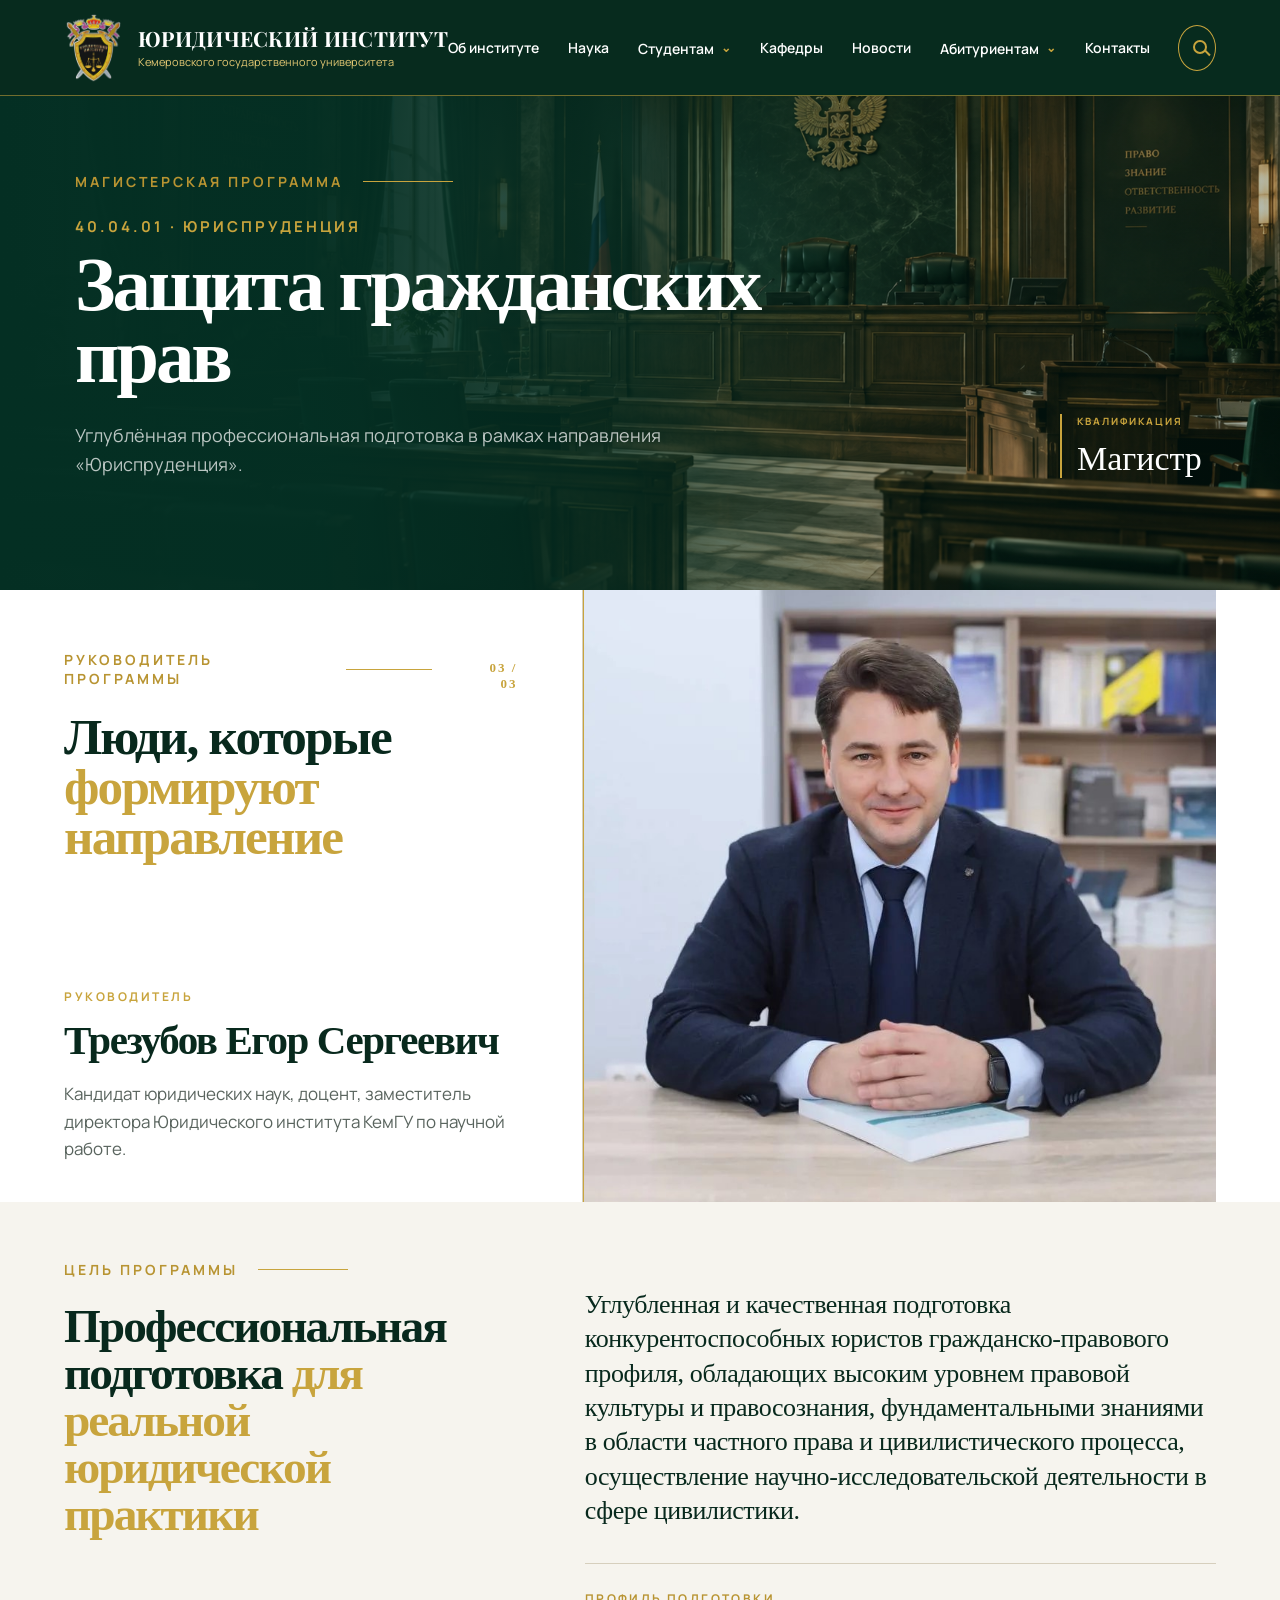
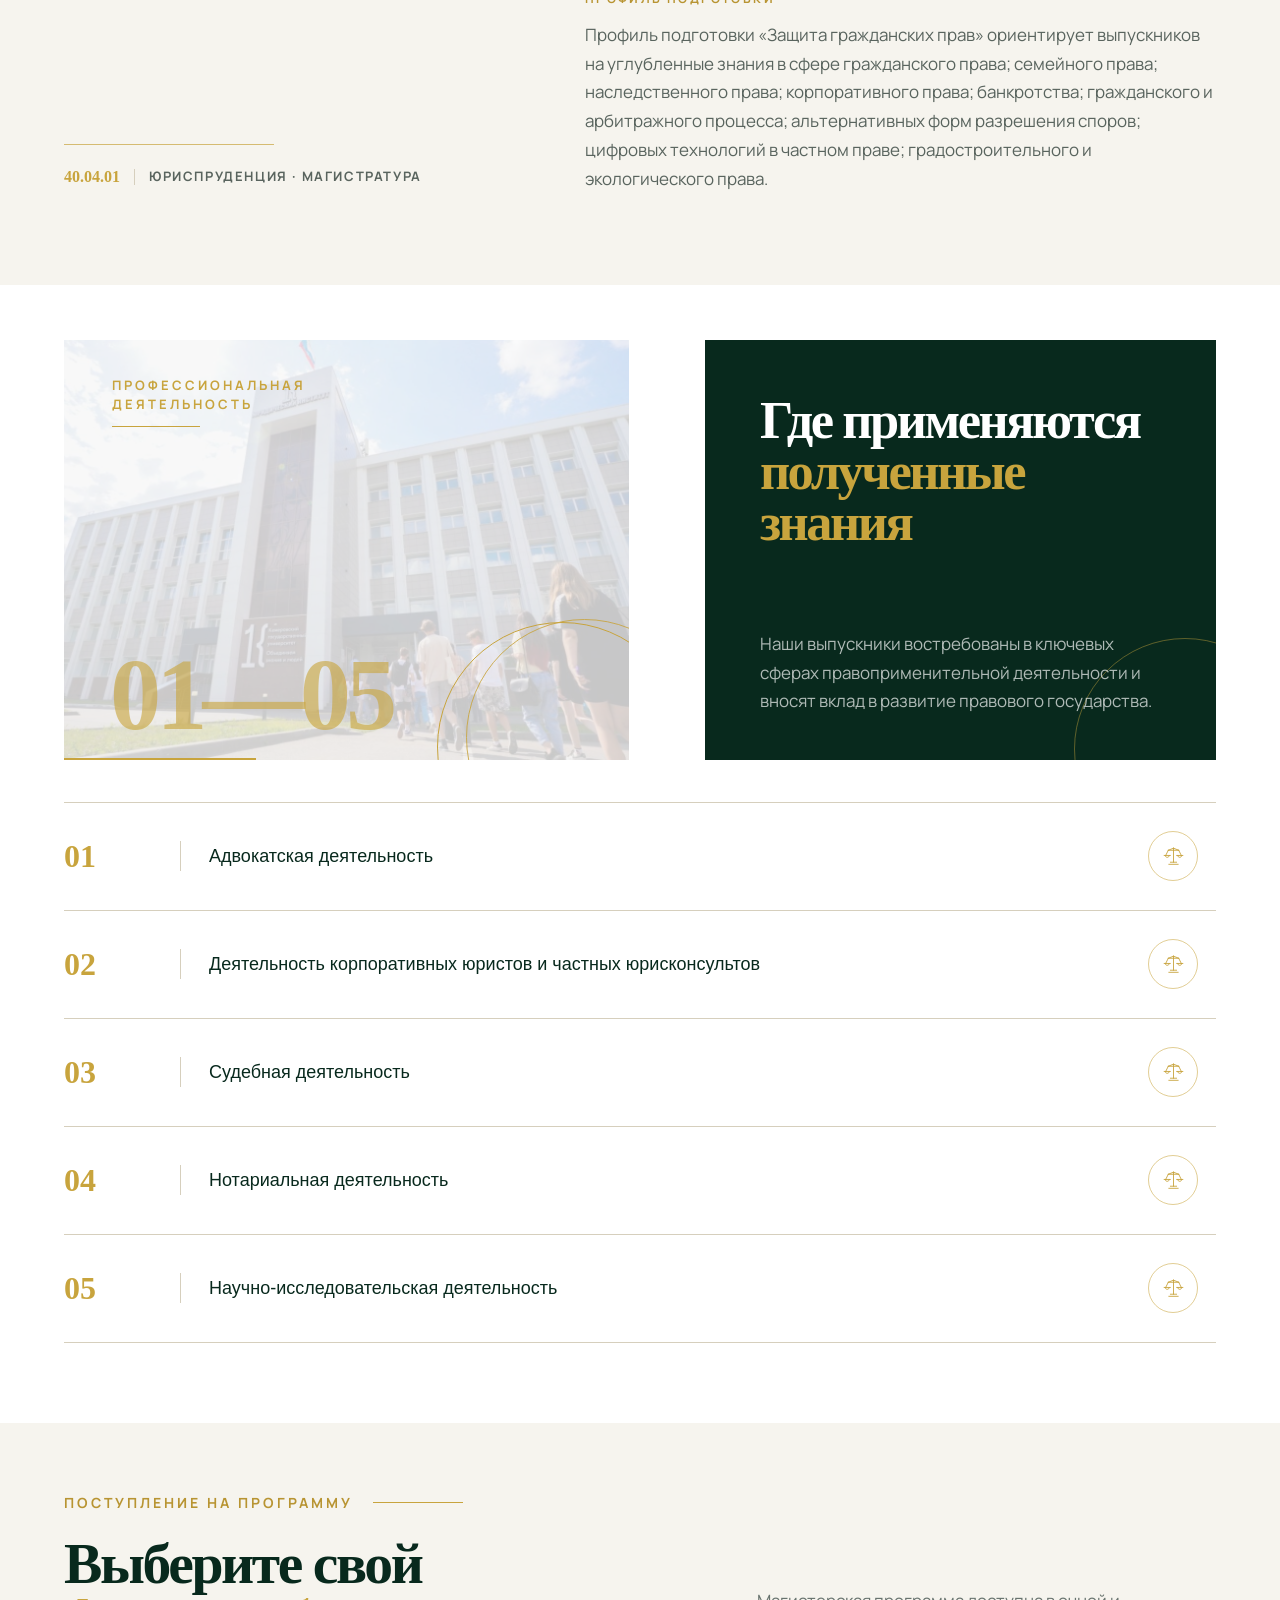
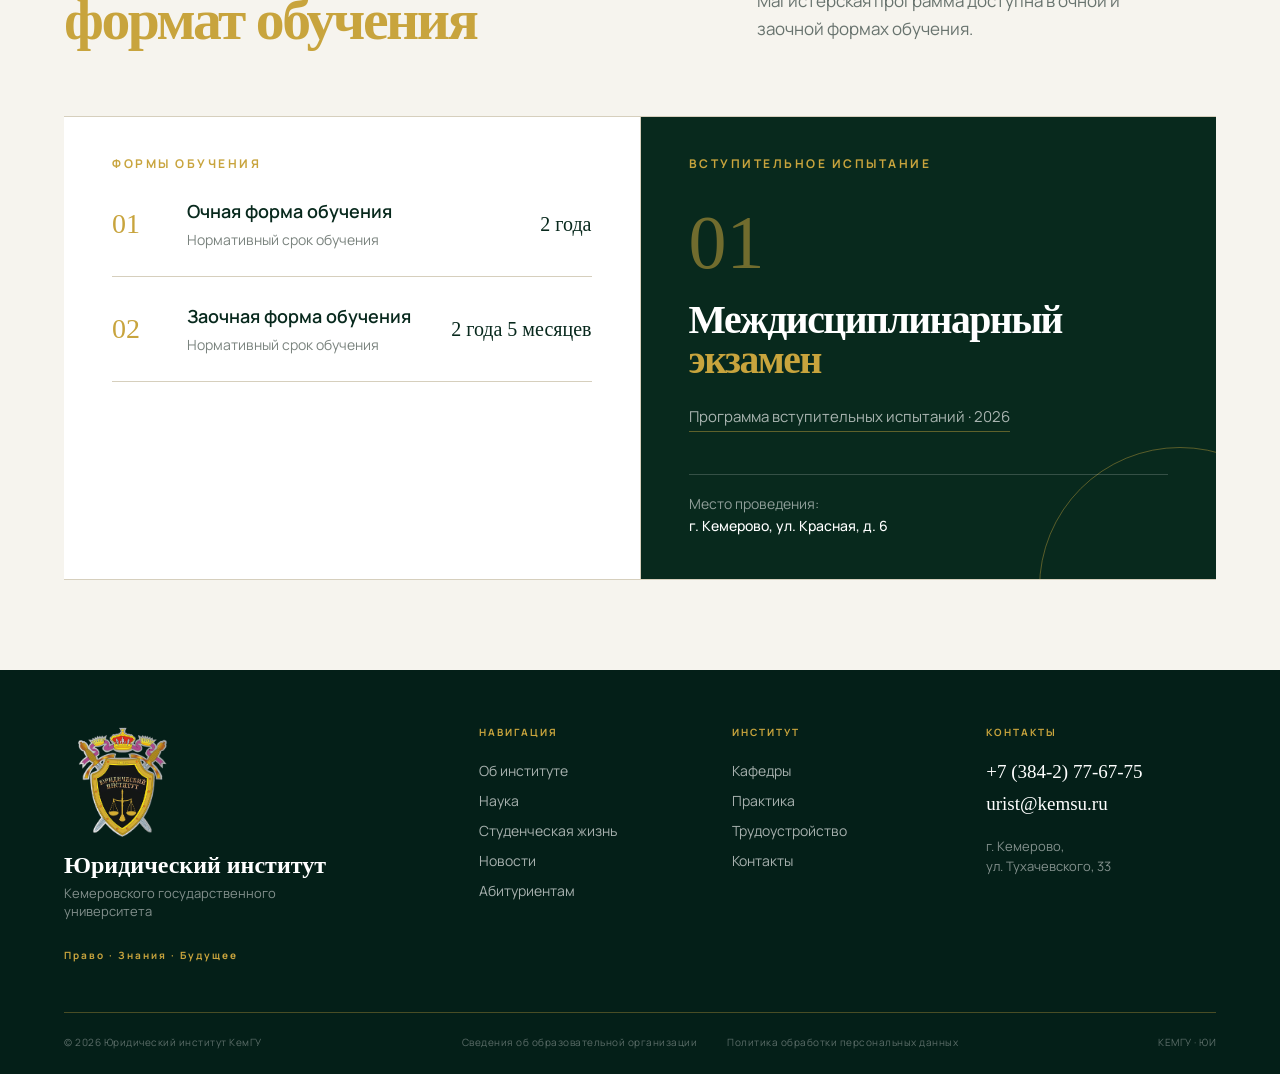
<file: master-civil-rights.html>
<!DOCTYPE html>
<html lang="ru">
<head>
<meta charset="UTF-8">
<meta name="viewport" content="width=device-width, initial-scale=1.0">
<title>Защита гражданских прав — Юридический институт КемГУ</title>
<link rel="preconnect" href="https://fonts.googleapis.com">
<link rel="preconnect" href="https://fonts.gstatic.com" crossorigin>
<link href="https://fonts.googleapis.com/css2?family=Manrope:wght@400;500;600;700&family=Playfair+Display:wght@600;700&display=swap" rel="stylesheet">
<link rel="stylesheet" href="style.css">
</head>
<body class="master-page program-page civil-rights-page">
    <header class="header">

        <div class="container header-inner">

            <a href="index.html" class="logo">

                <img
                    src="images/emblem.png"
                    alt="Герб Юридического института"
                >

                <div>
                    <div class="logo-title">
                        ЮРИДИЧЕСКИЙ ИНСТИТУТ
                    </div>

                    <div class="logo-subtitle">
                        Кемеровского государственного университета
                    </div>
                </div>

            </a>


            <nav class="navigation">

                <a href="index.html#about">
                    Об институте
                </a>

                <a href="index.html#science">
                    Наука
                </a>


                <div class="nav-dropdown">

                    <button
                        class="nav-dropdown-button"
                        type="button"
                    >
                        Студентам
                        <span>⌄</span>
                    </button>


                    <div class="nav-dropdown-menu">

                        <a href="#">
                            Расписание
                            <span>→</span>
                        </a>

                        <a href="index.html#students">
                            Студенческие организации
                            <span>→</span>
                        </a>

                        <a href="index.html#students">
                            Мероприятия
                            <span>→</span>
                        </a>

                        <a href="index.html#practice">
                            Практика и трудоустройство
                            <span>→</span>
                        </a>

                    </div>

                </div>


                <a href="index.html#departments">
                    Кафедры
                </a>

                <a href="index.html#news">
                    Новости
                </a>

<div class="nav-dropdown nav-dropdown-applicants">

    <button class="nav-dropdown-button" type="button">
        Абитуриентам
        <span>⌄</span>
    </button>

    <div class="nav-dropdown-menu">

        <a href="applicants.html">
            Абитуриенту
            <span>→</span>
        </a>

        <a href="applicants.html#programs">
            Образовательные программы
            <span>→</span>
        </a>

        <a href="admission-rules.html">
            Правила и порядок поступления
            <span>→</span>
        </a>

        <a href="applicants.html#faq">
            Часто задаваемые вопросы
            <span>→</span>
        </a>

    </div>

</div>

                <a href="index.html#contacts">
                    Контакты
                </a>

            </nav>


            <button
                class="search-button"
                aria-label="Поиск"
            ></button>

        </div>

    </header>

<section class="program-hero">
  <div class="program-hero-bg"></div>
  <div class="education-container program-hero-inner">
    <div class="section-label">МАГИСТЕРСКАЯ ПРОГРАММА</div>
    <div class="program-hero-grid">
      <div>
        <div class="education-code">40.04.01 · ЮРИСПРУДЕНЦИЯ</div>
        <h1>Защита гражданских прав</h1>
        <p>Углублённая профессиональная подготовка в рамках направления «Юриспруденция».</p>
      </div>
      <div class="education-hero-side">
        <span>КВАЛИФИКАЦИЯ</span><strong>Магистр</strong>
      </div>
    </div>
  </div>
</section>

<section class="program-leader-section">

    <div class="container program-leader-layout">

        <div class="program-leader-left">

            <div class="program-section-head">

                <div>
                    <div class="section-label">
                        РУКОВОДИТЕЛЬ ПРОГРАММЫ
                    </div>

                    <h2>
                        Люди, которые
                        <span>формируют направление</span>
                    </h2>
                </div>

                <div class="program-index">
                    03 / 03
                </div>

            </div>

            <div class="program-leader-info">

                <div class="program-kicker">
                    РУКОВОДИТЕЛЬ
                </div>

                <h3>
                    Трезубов Егор Сергеевич
                </h3>

                <p>
                    Кандидат юридических наук, доцент, заместитель директора Юридического института КемГУ по научной работе.
                </p>

            </div>

        </div>

        <div class="program-leader-photo">

            <img
                src="images/program-civil-rights.jpg"
                alt="Трезубов Егор Сергеевич"
            >

        </div>

    </div>

</section>

<section class="program-goal-section">
  <div class="container">
    <div class="program-goal-grid">
      <div class="program-goal-title"><div class="section-label">ЦЕЛЬ ПРОГРАММЫ</div>
        <h2>
          Профессиональная подготовка <span>для реальной юридической практики</span>
        </h2>

        <div class="program-goal-meta">
          <span class="program-goal-code">40.04.01</span>
          <span class="program-goal-meta-text">ЮРИСПРУДЕНЦИЯ · МАГИСТРАТУРА</span>
        </div>
      </div>
      <div class="program-goal-copy">
        <p>Углубленная и качественная подготовка конкурентоспособных юристов гражданско-правового профиля, обладающих высоким уровнем правовой культуры и правосознания, фундаментальными знаниями в области частного права и цивилистического процесса, осуществление научно-исследовательской деятельности в сфере цивилистики.</p>
        <p class="program-profile">Профиль подготовки «Защита гражданских прав» ориентирует выпускников на углубленные знания в сфере гражданского права; семейного права; наследственного права; корпоративного права; банкротства; гражданского и арбитражного процесса; альтернативных форм разрешения споров; цифровых технологий в частном праве; градостроительного и экологического права.</p>
      </div>
    </div>
  </div>
</section>

<section class="program-focus-section">
    <div class="container">

        <div class="program-focus-hero">

            <div class="program-focus-visual">
                <img src="images/dnemuniver.jpg" alt="Юридический институт КемГУ">

                <div class="program-focus-visual-overlay"></div>

                <div class="program-focus-visual-label">
                    <span>ПРОФЕССИОНАЛЬНАЯ</span>
                    <span>ДЕЯТЕЛЬНОСТЬ</span>
                </div>

                <div class="program-focus-number">01—05</div>

                <div class="program-focus-circle"></div>
            </div>

            <div class="program-focus-intro">

                <h2>
                    Где применяются
                    <span>полученные знания</span>
                </h2>

                <p>
                    Наши выпускники востребованы в ключевых сферах
                    правоприменительной деятельности и вносят вклад в
                    развитие правового государства.
                </p>

            </div>

        </div>

        <div class="program-focus-list">

            <div class="program-focus-item">

                <div class="program-focus-item-number">01</div>

                <div class="program-focus-divider"></div>

                <strong>
                    Адвокатская деятельность
                </strong>

                <div class="program-focus-icon">
                    <svg viewBox="0 0 48 48" aria-hidden="true">
                        <path d="M24 8v27"/>
                        <path d="M14 12h20"/>
                        <path d="M24 8l-10 4"/>
                        <path d="M24 8l10 4"/>
                        <path d="M14 12l-5 10"/>
                        <path d="M34 12l5 10"/>
                        <path d="M6 22h12"/>
                        <path d="M30 22h12"/>
                        <path d="M8 22c0 5 8 5 8 0"/>
                        <path d="M32 22c0 5 8 5 8 0"/>
                        <path d="M18 35h12"/>
                        <path d="M15 39h18"/>
                    </svg>
                </div>

            </div>

            <div class="program-focus-item">

                <div class="program-focus-item-number">02</div>

                <div class="program-focus-divider"></div>

                <strong>
                    Деятельность корпоративных юристов и частных юрисконсультов
                </strong>

                <div class="program-focus-icon">
                    <svg viewBox="0 0 48 48" aria-hidden="true">
                        <path d="M24 8v27"/>
                        <path d="M14 12h20"/>
                        <path d="M24 8l-10 4"/>
                        <path d="M24 8l10 4"/>
                        <path d="M14 12l-5 10"/>
                        <path d="M34 12l5 10"/>
                        <path d="M6 22h12"/>
                        <path d="M30 22h12"/>
                        <path d="M8 22c0 5 8 5 8 0"/>
                        <path d="M32 22c0 5 8 5 8 0"/>
                        <path d="M18 35h12"/>
                        <path d="M15 39h18"/>
                    </svg>
                </div>

            </div>

            <div class="program-focus-item">

                <div class="program-focus-item-number">03</div>

                <div class="program-focus-divider"></div>

                <strong>
                    Судебная деятельность
                </strong>

                <div class="program-focus-icon">
                    <svg viewBox="0 0 48 48" aria-hidden="true">
                        <path d="M24 8v27"/>
                        <path d="M14 12h20"/>
                        <path d="M24 8l-10 4"/>
                        <path d="M24 8l10 4"/>
                        <path d="M14 12l-5 10"/>
                        <path d="M34 12l5 10"/>
                        <path d="M6 22h12"/>
                        <path d="M30 22h12"/>
                        <path d="M8 22c0 5 8 5 8 0"/>
                        <path d="M32 22c0 5 8 5 8 0"/>
                        <path d="M18 35h12"/>
                        <path d="M15 39h18"/>
                    </svg>
                </div>

            </div>

            <div class="program-focus-item">

                <div class="program-focus-item-number">04</div>

                <div class="program-focus-divider"></div>

                <strong>
                    Нотариальная деятельность
                </strong>

                <div class="program-focus-icon">
                    <svg viewBox="0 0 48 48" aria-hidden="true">
                        <path d="M24 8v27"/>
                        <path d="M14 12h20"/>
                        <path d="M24 8l-10 4"/>
                        <path d="M24 8l10 4"/>
                        <path d="M14 12l-5 10"/>
                        <path d="M34 12l5 10"/>
                        <path d="M6 22h12"/>
                        <path d="M30 22h12"/>
                        <path d="M8 22c0 5 8 5 8 0"/>
                        <path d="M32 22c0 5 8 5 8 0"/>
                        <path d="M18 35h12"/>
                        <path d="M15 39h18"/>
                    </svg>
                </div>

            </div>

            <div class="program-focus-item">

                <div class="program-focus-item-number">05</div>

                <div class="program-focus-divider"></div>

                <strong>
                    Научно-исследовательская деятельность
                </strong>

                <div class="program-focus-icon">
                    <svg viewBox="0 0 48 48" aria-hidden="true">
                        <path d="M24 8v27"/>
                        <path d="M14 12h20"/>
                        <path d="M24 8l-10 4"/>
                        <path d="M24 8l10 4"/>
                        <path d="M14 12l-5 10"/>
                        <path d="M34 12l5 10"/>
                        <path d="M6 22h12"/>
                        <path d="M30 22h12"/>
                        <path d="M8 22c0 5 8 5 8 0"/>
                        <path d="M32 22c0 5 8 5 8 0"/>
                        <path d="M18 35h12"/>
                        <path d="M15 39h18"/>
                    </svg>
                </div>

            </div>

        </div>

    </div>
</section>

<section class="program-admission-section">

    <div class="container">

        <div class="program-admission-header">

            <div>
                <div class="section-label">
                    ПОСТУПЛЕНИЕ НА ПРОГРАММУ
                </div>

                <h2>
                    Выберите свой
                    <span>формат обучения</span>
                </h2>
            </div>

            <p>
                Магистерская программа доступна в очной и заочной
                формах обучения.
            </p>

        </div>

        <div class="program-admission-grid">

            <div class="program-admission-study">

                <div class="program-admission-subtitle">
                    ФОРМЫ ОБУЧЕНИЯ
                </div>

                <div class="program-admission-form">

                    <div class="program-admission-number">
                        01
                    </div>

                    <div>
                        <h3>Очная форма обучения</h3>
                        <p>Нормативный срок обучения</p>
                    </div>

                    <strong>2 года</strong>

                </div>

                <div class="program-admission-form">

                    <div class="program-admission-number">
                        02
                    </div>

                    <div>
                        <h3>Заочная форма обучения</h3>
                        <p>Нормативный срок обучения</p>
                    </div>

                    <strong>2 года 5 месяцев</strong>

                </div>

            </div>

            <div class="program-admission-exam">

                <div class="program-admission-subtitle">
                    ВСТУПИТЕЛЬНОЕ ИСПЫТАНИЕ
                </div>

                <div class="program-admission-exam-number">
                    01
                </div>

                <h3>
                    Междисциплинарный
                    <span>экзамен</span>
                </h3>

                <a
                    href="documents/program-vstupitelnyh-ispytaniy-2026.pdf"
                    target="_blank"
                    rel="noopener noreferrer"
                    class="program-admission-document"
                >
                    Программа вступительных испытаний · 2026
                </a>

                <div class="program-admission-place">
                    Место проведения:
                    <strong>
                        г. Кемерово, ул. Красная, д. 6
                    </strong>
                </div>

            </div>

        </div>

    </div>

</section>

<footer class="footer">
    <div class="footer-container">
        <div class="footer-main">
            <div class="footer-brand">
                <div class="footer-logo">
                    <img src="images/emblem.png" alt="Герб Юридического института">
                </div>

                <div class="footer-brand-text">
                    <strong>Юридический институт</strong>
                    <span>Кемеровского государственного университета</span>
                </div>

                <p>Право · Знания · Будущее</p>
            </div>

            <div class="footer-column">
                <span class="footer-title">НАВИГАЦИЯ</span>
                <a href="index.html#about">Об институте</a>
                <a href="index.html#science">Наука</a>
                <a href="index.html#students">Студенческая жизнь</a>
                <a href="index.html#news">Новости</a>
                <a href="applicants.html">Абитуриентам</a>
            </div>

           <div class="footer-column">
    <span class="footer-title">ИНСТИТУТ</span>
    <a href="index.html#departments">Кафедры</a>
    <a href="index.html#practice">Практика</a>
    <a href="index.html#practice">Трудоустройство</a>
    <a href="index.html#contacts">Контакты</a>
</div>

            <div class="footer-contact">
                <span class="footer-title">КОНТАКТЫ</span>
                <a href="tel:+73842776775">+7 (384-2) 77-67-75</a>
                <a href="mailto:urist@kemsu.ru">urist@kemsu.ru</a>
                <p>г. Кемерово,<br>ул. Тухачевского, 33</p>
            </div>
        </div>

        <div class="footer-bottom">
            <span>© 2026 Юридический институт КемГУ</span>

            <div class="footer-bottom-links">
                <a href="https://kemsu.ru/sveden/common/" target="_blank" rel="noopener noreferrer">Сведения об образовательной организации</a>
                <a href="https://jcenter.kemsu.ru/ru/nauka/personal_agreement/" target="_blank" rel="noopener noreferrer">Политика обработки персональных данных</a>
            </div>

            <span>КЕМГУ · ЮИ</span>
        </div>
    </div>
</footer>
</body>
</html>
</file>
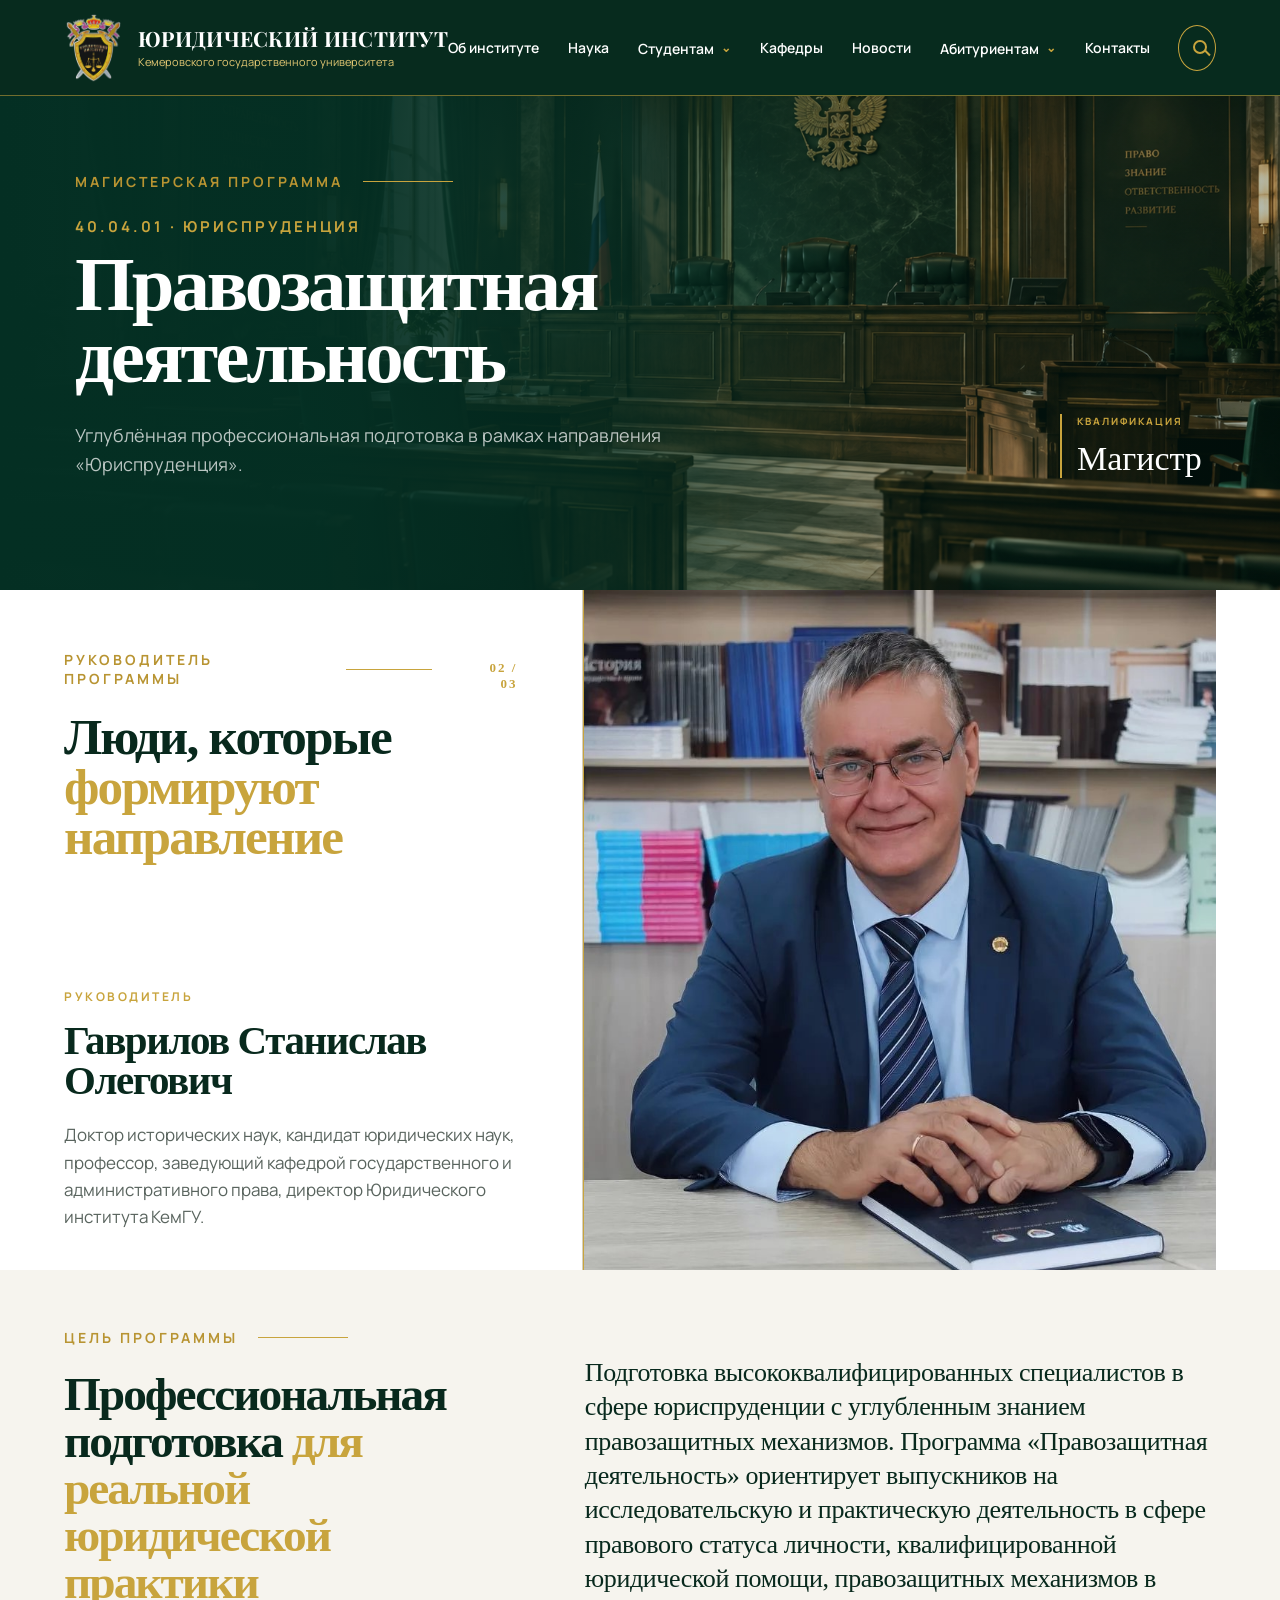
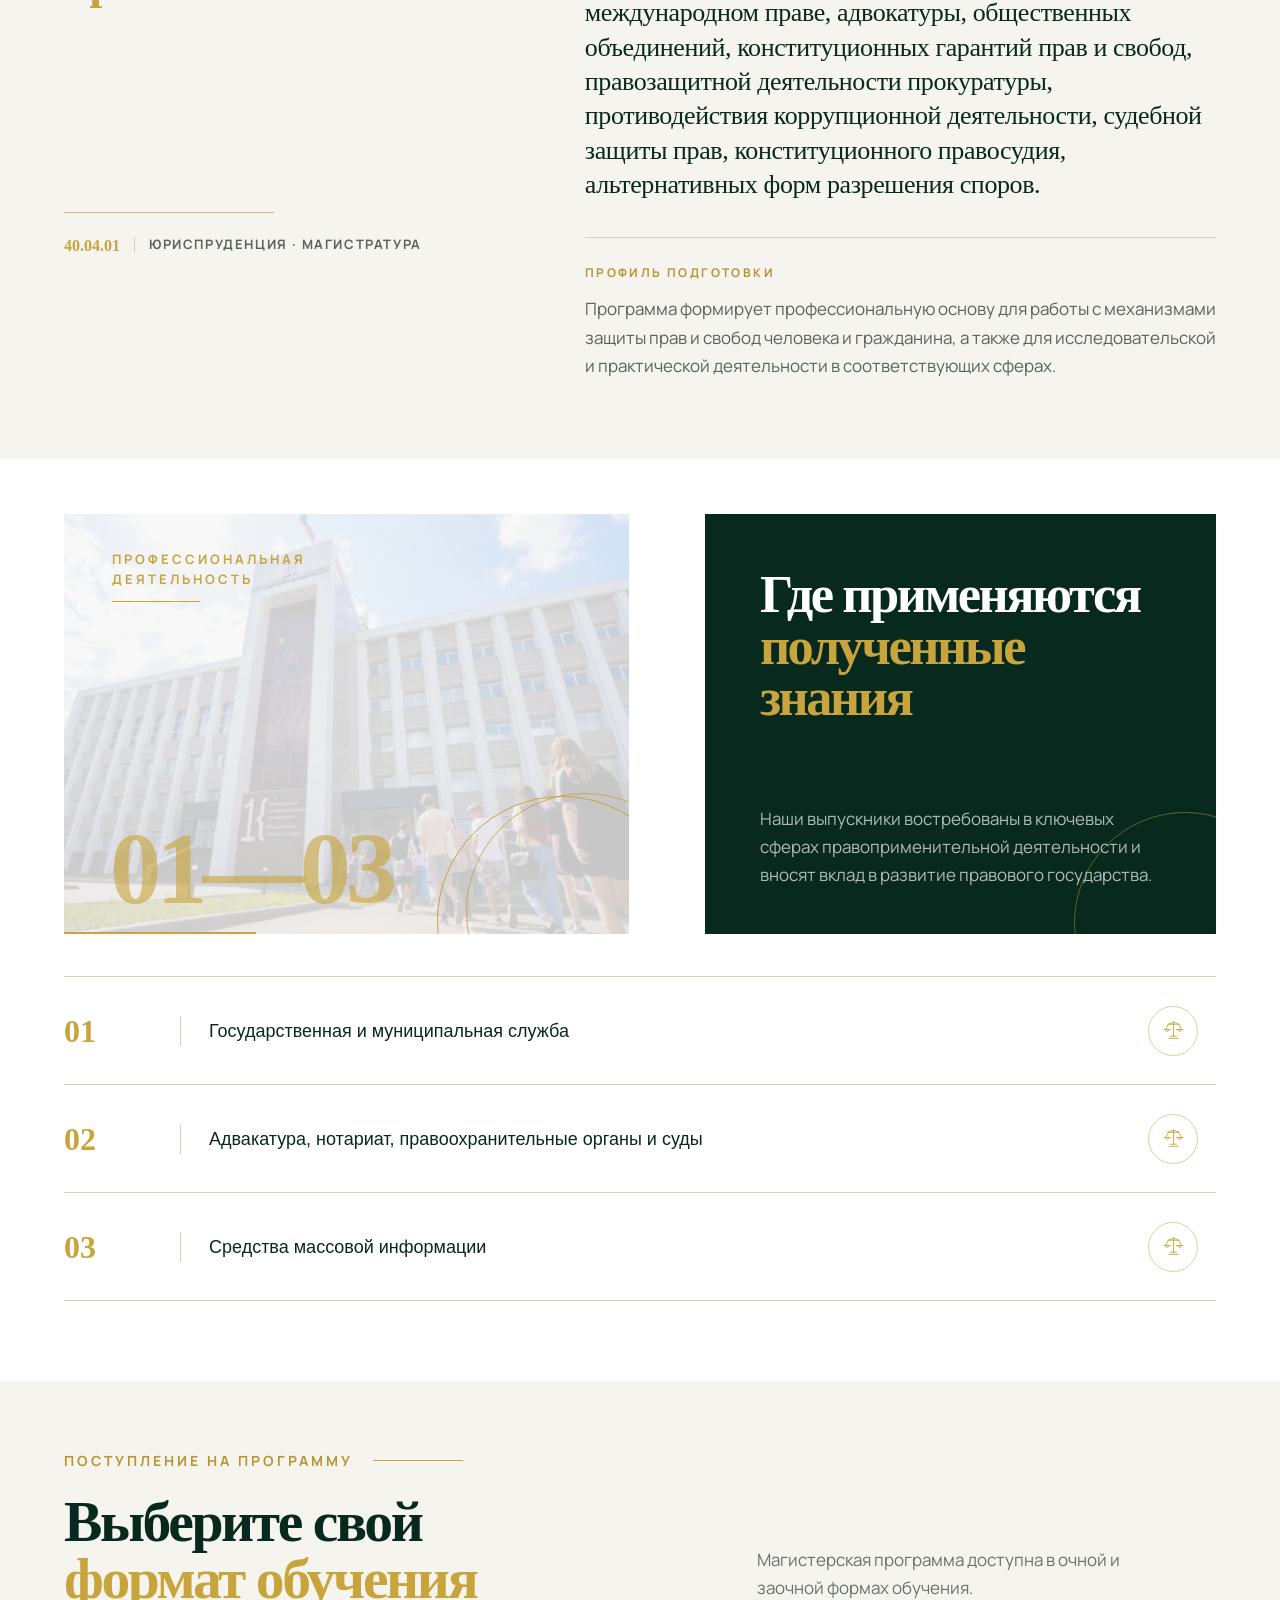
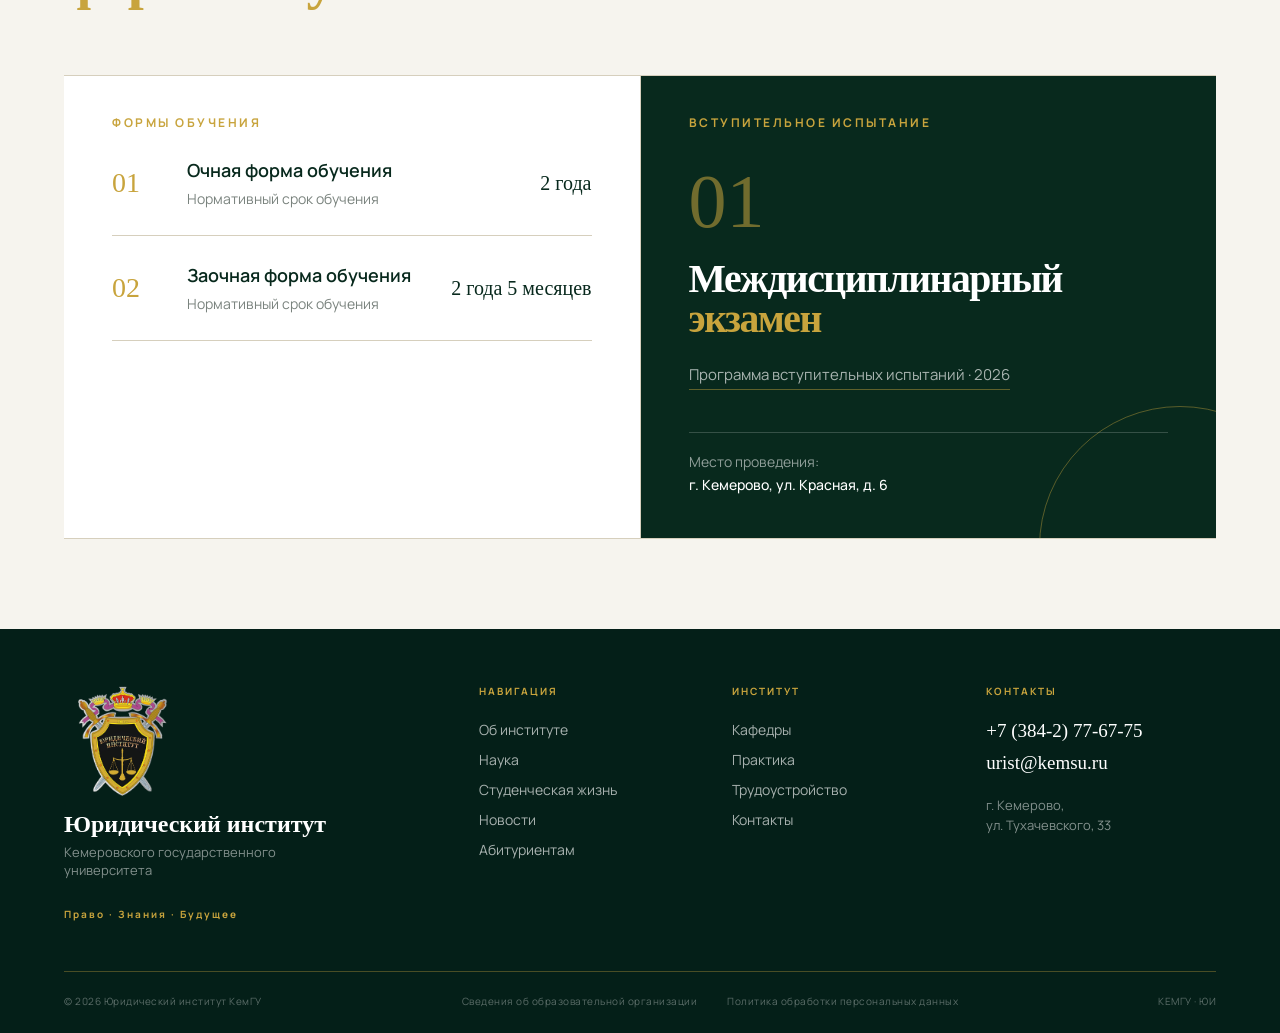
<file: master-human-rights.html>
<!DOCTYPE html>
<html lang="ru">
<head>
<meta charset="UTF-8">
<meta name="viewport" content="width=device-width, initial-scale=1.0">
<title>Правозащитная деятельность — Юридический институт КемГУ</title>
<link rel="preconnect" href="https://fonts.googleapis.com">
<link rel="preconnect" href="https://fonts.gstatic.com" crossorigin>
<link href="https://fonts.googleapis.com/css2?family=Manrope:wght@400;500;600;700&family=Playfair+Display:wght@600;700&display=swap" rel="stylesheet">
<link rel="stylesheet" href="style.css">
</head>
<body class="master-page program-page human-rights-page">
    <header class="header">

        <div class="container header-inner">

            <a href="index.html" class="logo">

                <img
                    src="images/emblem.png"
                    alt="Герб Юридического института"
                >

                <div>
                    <div class="logo-title">
                        ЮРИДИЧЕСКИЙ ИНСТИТУТ
                    </div>

                    <div class="logo-subtitle">
                        Кемеровского государственного университета
                    </div>
                </div>

            </a>


            <nav class="navigation">

                <a href="index.html#about">
                    Об институте
                </a>

                <a href="index.html#science">
                    Наука
                </a>


                <div class="nav-dropdown">

                    <button
                        class="nav-dropdown-button"
                        type="button"
                    >
                        Студентам
                        <span>⌄</span>
                    </button>


                    <div class="nav-dropdown-menu">

                        <a href="#">
                            Расписание
                            <span>→</span>
                        </a>

                        <a href="index.html#students">
                            Студенческие организации
                            <span>→</span>
                        </a>

                        <a href="index.html#students">
                            Мероприятия
                            <span>→</span>
                        </a>

                        <a href="index.html#practice">
                            Практика и трудоустройство
                            <span>→</span>
                        </a>

                    </div>

                </div>


                <a href="index.html#departments">
                    Кафедры
                </a>

                <a href="index.html#news">
                    Новости
                </a>

<div class="nav-dropdown nav-dropdown-applicants">

    <button class="nav-dropdown-button" type="button">
        Абитуриентам
        <span>⌄</span>
    </button>

    <div class="nav-dropdown-menu">

        <a href="applicants.html">
            Абитуриенту
            <span>→</span>
        </a>

        <a href="applicants.html#programs">
            Образовательные программы
            <span>→</span>
        </a>

        <a href="admission-rules.html">
            Правила и порядок поступления
            <span>→</span>
        </a>

        <a href="applicants.html#faq">
            Часто задаваемые вопросы
            <span>→</span>
        </a>

    </div>

</div>

                <a href="index.html#contacts">
                    Контакты
                </a>

            </nav>


            <button
                class="search-button"
                aria-label="Поиск"
            ></button>

        </div>

    </header>

<section class="program-hero">
  <div class="program-hero-bg"></div>
  <div class="education-container program-hero-inner">
    <div class="section-label">МАГИСТЕРСКАЯ ПРОГРАММА</div>
    <div class="program-hero-grid">
      <div>
        <div class="education-code">40.04.01 · ЮРИСПРУДЕНЦИЯ</div>
        <h1>Правозащитная деятельность</h1>
        <p>Углублённая профессиональная подготовка в рамках направления «Юриспруденция».</p>
      </div>
      <div class="education-hero-side">
        <span>КВАЛИФИКАЦИЯ</span><strong>Магистр</strong>
      </div>
    </div>
  </div>
</section>

<section class="program-leader-section">

    <div class="container program-leader-layout">

        <div class="program-leader-left">

            <div class="program-section-head">

                <div>
                    <div class="section-label">
                        РУКОВОДИТЕЛЬ ПРОГРАММЫ
                    </div>

                    <h2>
                        Люди, которые
                        <span>формируют направление</span>
                    </h2>
                </div>

                <div class="program-index">
                    02 / 03
                </div>

            </div>

            <div class="program-leader-info">

                <div class="program-kicker">
                    РУКОВОДИТЕЛЬ
                </div>

                <h3>
                    Гаврилов Станислав Олегович
                </h3>

                <p>
                    Доктор исторических наук, кандидат юридических наук, профессор, заведующий кафедрой государственного и административного права, директор Юридического института КемГУ.
                </p>

            </div>

        </div>

        <div class="program-leader-photo">

            <img
                src="images/program-human-rights.jpg"
                alt="Гаврилов Станислав Олегович"
            >

        </div>

    </div>

</section>

<section class="program-goal-section">
  <div class="container">
    <div class="program-goal-grid">
      <div class="program-goal-title"><div class="section-label">ЦЕЛЬ ПРОГРАММЫ</div>
        <h2>
          Профессиональная подготовка <span>для реальной юридической практики</span>
        </h2>

        <div class="program-goal-meta">
          <span class="program-goal-code">40.04.01</span>
          <span class="program-goal-meta-text">ЮРИСПРУДЕНЦИЯ · МАГИСТРАТУРА</span>
        </div>
      </div>
      <div class="program-goal-copy">
        <p>Подготовка высококвалифицированных специалистов в сфере юриспруденции с углубленным знанием правозащитных механизмов. Программа «Правозащитная деятельность» ориентирует выпускников на исследовательскую и практическую деятельность в сфере правового статуса личности, квалифицированной юридической помощи, правозащитных механизмов в международном праве, адвокатуры, общественных объединений, конституционных гарантий прав и свобод, правозащитной деятельности прокуратуры, противодействия коррупционной деятельности, судебной защиты прав, конституционного правосудия, альтернативных форм разрешения споров.</p>
        <p class="program-profile">Программа формирует профессиональную основу для работы с механизмами защиты прав и свобод человека и гражданина, а также для исследовательской и практической деятельности в соответствующих сферах.</p>
      </div>
    </div>
  </div>
</section>

<section class="program-focus-section">
    <div class="container">

        <div class="program-focus-hero">

            <div class="program-focus-visual">
                <img src="images/dnemuniver.jpg" alt="Юридический институт КемГУ">

                <div class="program-focus-visual-overlay"></div>

                <div class="program-focus-visual-label">
                    <span>ПРОФЕССИОНАЛЬНАЯ</span>
                    <span>ДЕЯТЕЛЬНОСТЬ</span>
                </div>

                <div class="program-focus-number">01—03</div>

                <div class="program-focus-circle"></div>
            </div>

            <div class="program-focus-intro">

                <h2>
                    Где применяются
                    <span>полученные знания</span>
                </h2>

                <p>
                    Наши выпускники востребованы в ключевых сферах
                    правоприменительной деятельности и вносят вклад в
                    развитие правового государства.
                </p>

            </div>

        </div>

        <div class="program-focus-list">

            <div class="program-focus-item">

                <div class="program-focus-item-number">01</div>

                <div class="program-focus-divider"></div>

                <strong>
                    Государственная и муниципальная служба
                </strong>

                <div class="program-focus-icon">
                    <svg viewBox="0 0 48 48" aria-hidden="true">
                        <path d="M24 8v27"/>
                        <path d="M14 12h20"/>
                        <path d="M24 8l-10 4"/>
                        <path d="M24 8l10 4"/>
                        <path d="M14 12l-5 10"/>
                        <path d="M34 12l5 10"/>
                        <path d="M6 22h12"/>
                        <path d="M30 22h12"/>
                        <path d="M8 22c0 5 8 5 8 0"/>
                        <path d="M32 22c0 5 8 5 8 0"/>
                        <path d="M18 35h12"/>
                        <path d="M15 39h18"/>
                    </svg>
                </div>

            </div>

            <div class="program-focus-item">

                <div class="program-focus-item-number">02</div>

                <div class="program-focus-divider"></div>

                <strong>
                    Адвакатура, нотариат, правоохранительные органы и суды
                </strong>

                <div class="program-focus-icon">
                    <svg viewBox="0 0 48 48" aria-hidden="true">
                        <path d="M24 8v27"/>
                        <path d="M14 12h20"/>
                        <path d="M24 8l-10 4"/>
                        <path d="M24 8l10 4"/>
                        <path d="M14 12l-5 10"/>
                        <path d="M34 12l5 10"/>
                        <path d="M6 22h12"/>
                        <path d="M30 22h12"/>
                        <path d="M8 22c0 5 8 5 8 0"/>
                        <path d="M32 22c0 5 8 5 8 0"/>
                        <path d="M18 35h12"/>
                        <path d="M15 39h18"/>
                    </svg>
                </div>

            </div>

            <div class="program-focus-item">

                <div class="program-focus-item-number">03</div>

                <div class="program-focus-divider"></div>

                <strong>
                    Средства массовой информации
                </strong>

                <div class="program-focus-icon">
                    <svg viewBox="0 0 48 48" aria-hidden="true">
                        <path d="M24 8v27"/>
                        <path d="M14 12h20"/>
                        <path d="M24 8l-10 4"/>
                        <path d="M24 8l10 4"/>
                        <path d="M14 12l-5 10"/>
                        <path d="M34 12l5 10"/>
                        <path d="M6 22h12"/>
                        <path d="M30 22h12"/>
                        <path d="M8 22c0 5 8 5 8 0"/>
                        <path d="M32 22c0 5 8 5 8 0"/>
                        <path d="M18 35h12"/>
                        <path d="M15 39h18"/>
                    </svg>
                </div>

            </div>

        </div>

    </div>
</section>

<section class="program-admission-section">

    <div class="container">

        <div class="program-admission-header">

            <div>
                <div class="section-label">
                    ПОСТУПЛЕНИЕ НА ПРОГРАММУ
                </div>

                <h2>
                    Выберите свой
                    <span>формат обучения</span>
                </h2>
            </div>

            <p>
                Магистерская программа доступна в очной и заочной
                формах обучения.
            </p>

        </div>

        <div class="program-admission-grid">

            <div class="program-admission-study">

                <div class="program-admission-subtitle">
                    ФОРМЫ ОБУЧЕНИЯ
                </div>

                <div class="program-admission-form">

                    <div class="program-admission-number">
                        01
                    </div>

                    <div>
                        <h3>Очная форма обучения</h3>
                        <p>Нормативный срок обучения</p>
                    </div>

                    <strong>2 года</strong>

                </div>

                <div class="program-admission-form">

                    <div class="program-admission-number">
                        02
                    </div>

                    <div>
                        <h3>Заочная форма обучения</h3>
                        <p>Нормативный срок обучения</p>
                    </div>

                    <strong>2 года 5 месяцев</strong>

                </div>

            </div>

            <div class="program-admission-exam">

                <div class="program-admission-subtitle">
                    ВСТУПИТЕЛЬНОЕ ИСПЫТАНИЕ
                </div>

                <div class="program-admission-exam-number">
                    01
                </div>

                <h3>
                    Междисциплинарный
                    <span>экзамен</span>
                </h3>

                <a
                    href="documents/program-vstupitelnyh-ispytaniy-2026.pdf"
                    target="_blank"
                    rel="noopener noreferrer"
                    class="program-admission-document"
                >
                    Программа вступительных испытаний · 2026
                </a>

                <div class="program-admission-place">
                    Место проведения:
                    <strong>
                        г. Кемерово, ул. Красная, д. 6
                    </strong>
                </div>

            </div>

        </div>

    </div>

</section>

<footer class="footer">
    <div class="footer-container">
        <div class="footer-main">
            <div class="footer-brand">
                <div class="footer-logo">
                    <img src="images/emblem.png" alt="Герб Юридического института">
                </div>

                <div class="footer-brand-text">
                    <strong>Юридический институт</strong>
                    <span>Кемеровского государственного университета</span>
                </div>

                <p>Право · Знания · Будущее</p>
            </div>

            <div class="footer-column">
                <span class="footer-title">НАВИГАЦИЯ</span>
                <a href="index.html#about">Об институте</a>
                <a href="index.html#science">Наука</a>
                <a href="index.html#students">Студенческая жизнь</a>
                <a href="index.html#news">Новости</a>
                <a href="applicants.html">Абитуриентам</a>
            </div>

           <div class="footer-column">
    <span class="footer-title">ИНСТИТУТ</span>
    <a href="index.html#departments">Кафедры</a>
    <a href="index.html#practice">Практика</a>
    <a href="index.html#practice">Трудоустройство</a>
    <a href="index.html#contacts">Контакты</a>
</div>

            <div class="footer-contact">
                <span class="footer-title">КОНТАКТЫ</span>
                <a href="tel:+73842776775">+7 (384-2) 77-67-75</a>
                <a href="mailto:urist@kemsu.ru">urist@kemsu.ru</a>
                <p>г. Кемерово,<br>ул. Тухачевского, 33</p>
            </div>
        </div>

        <div class="footer-bottom">
            <span>© 2026 Юридический институт КемГУ</span>

            <div class="footer-bottom-links">
                <a href="https://kemsu.ru/sveden/common/" target="_blank" rel="noopener noreferrer">Сведения об образовательной организации</a>
                <a href="https://jcenter.kemsu.ru/ru/nauka/personal_agreement/" target="_blank" rel="noopener noreferrer">Политика обработки персональных данных</a>
            </div>

            <span>КЕМГУ · ЮИ</span>
        </div>
    </div>
</footer>
</body>
</html>
</file>
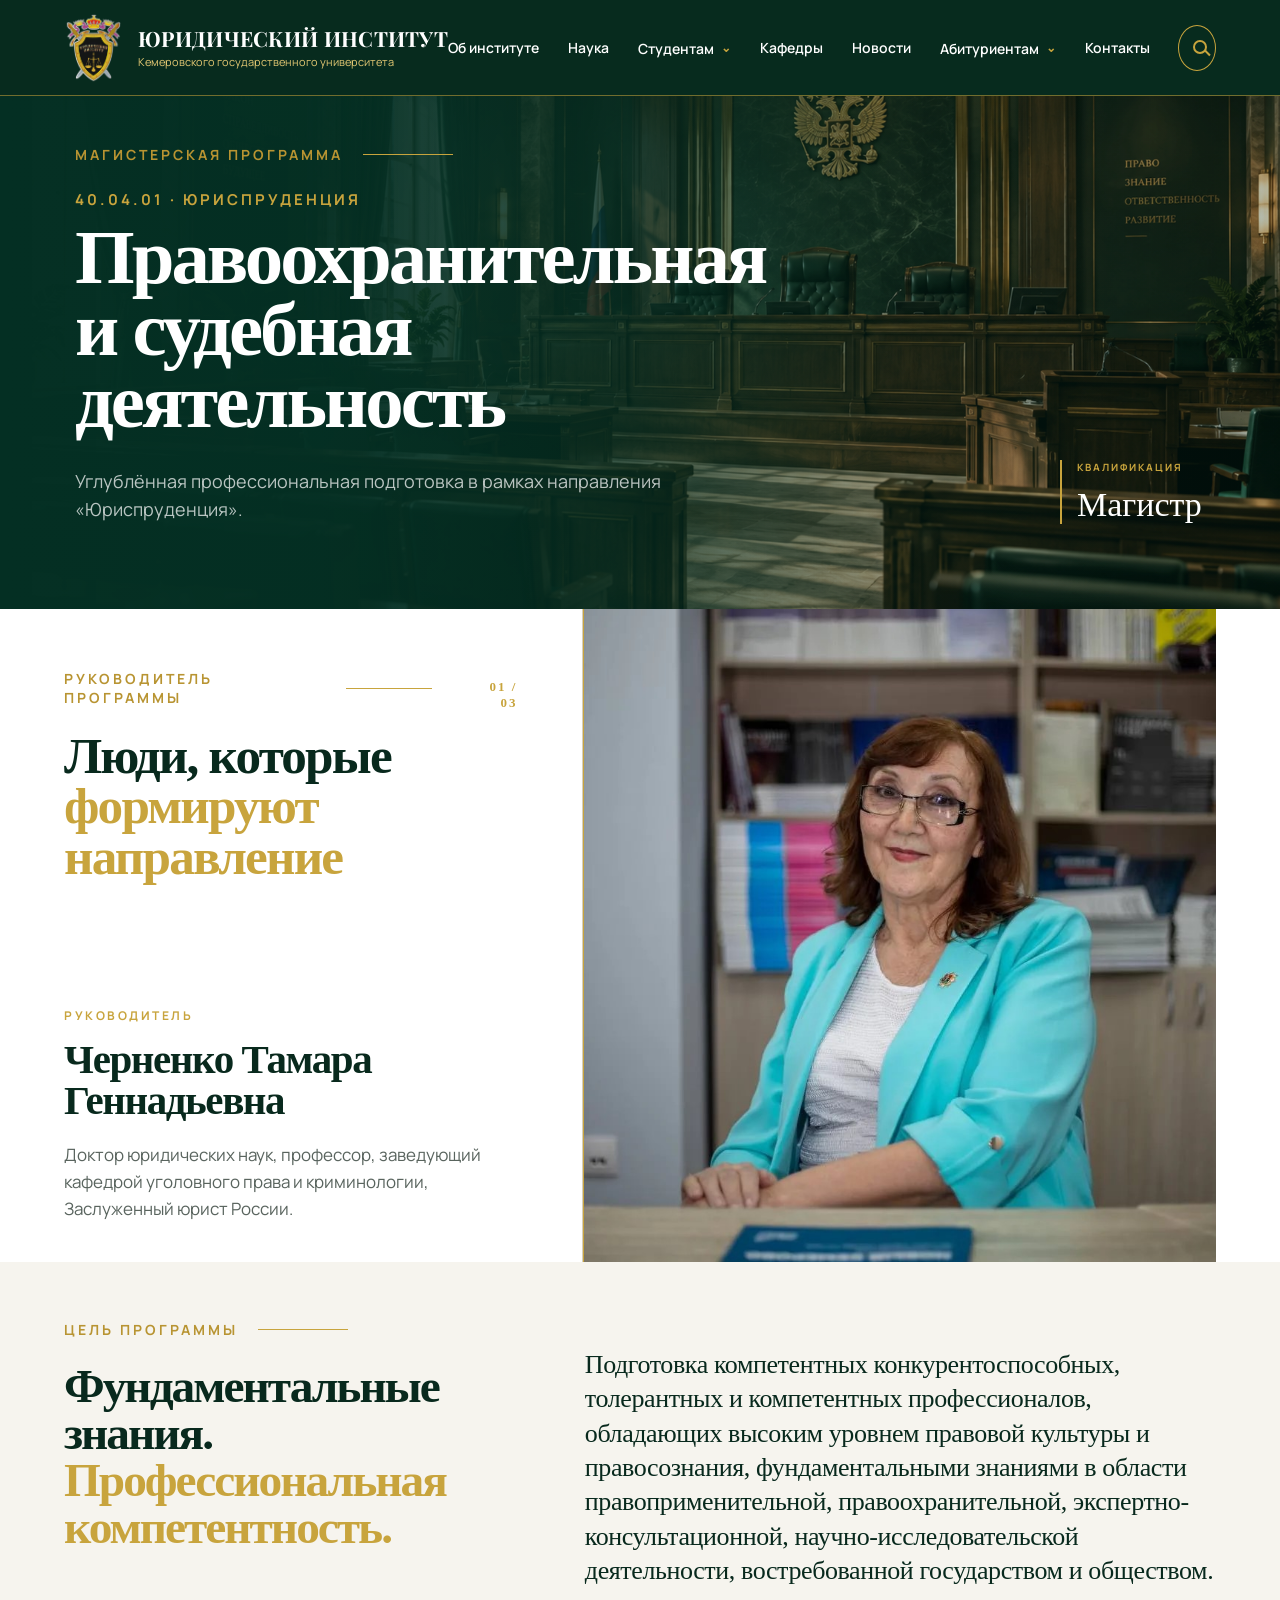
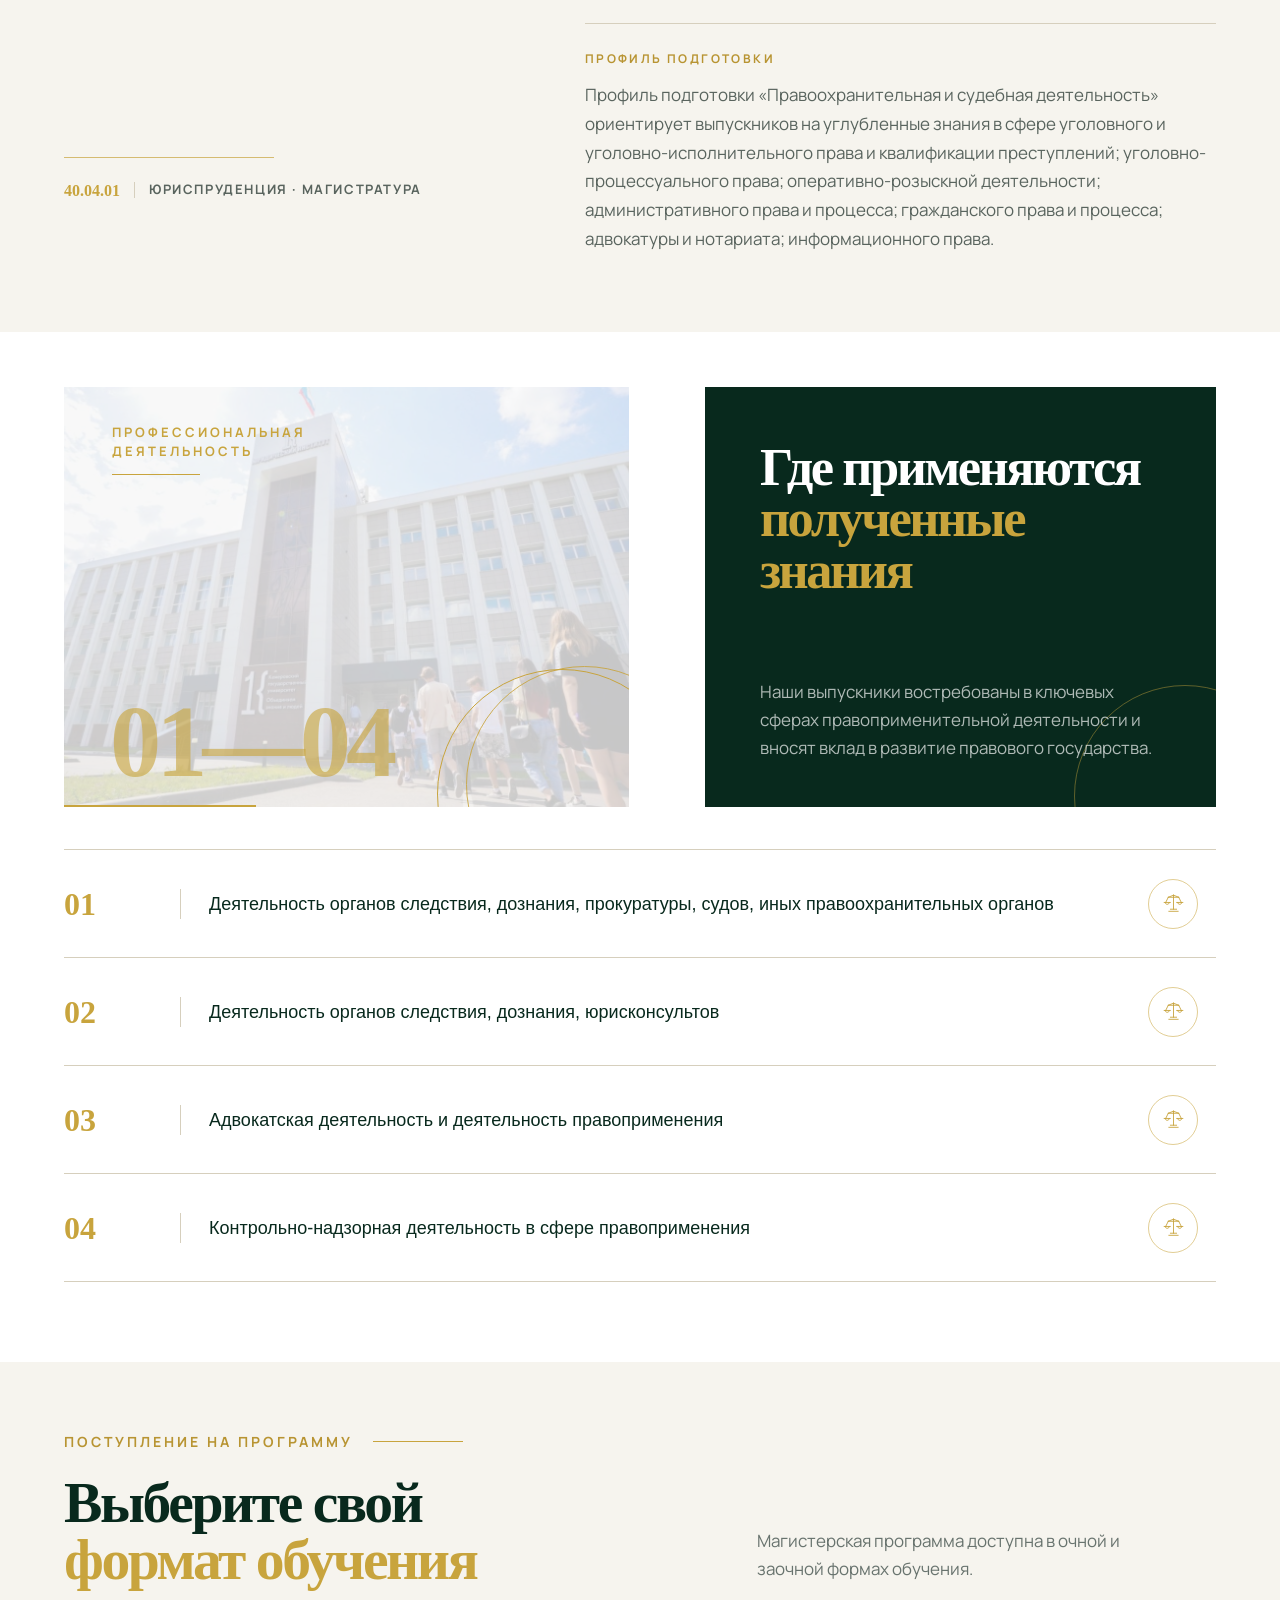
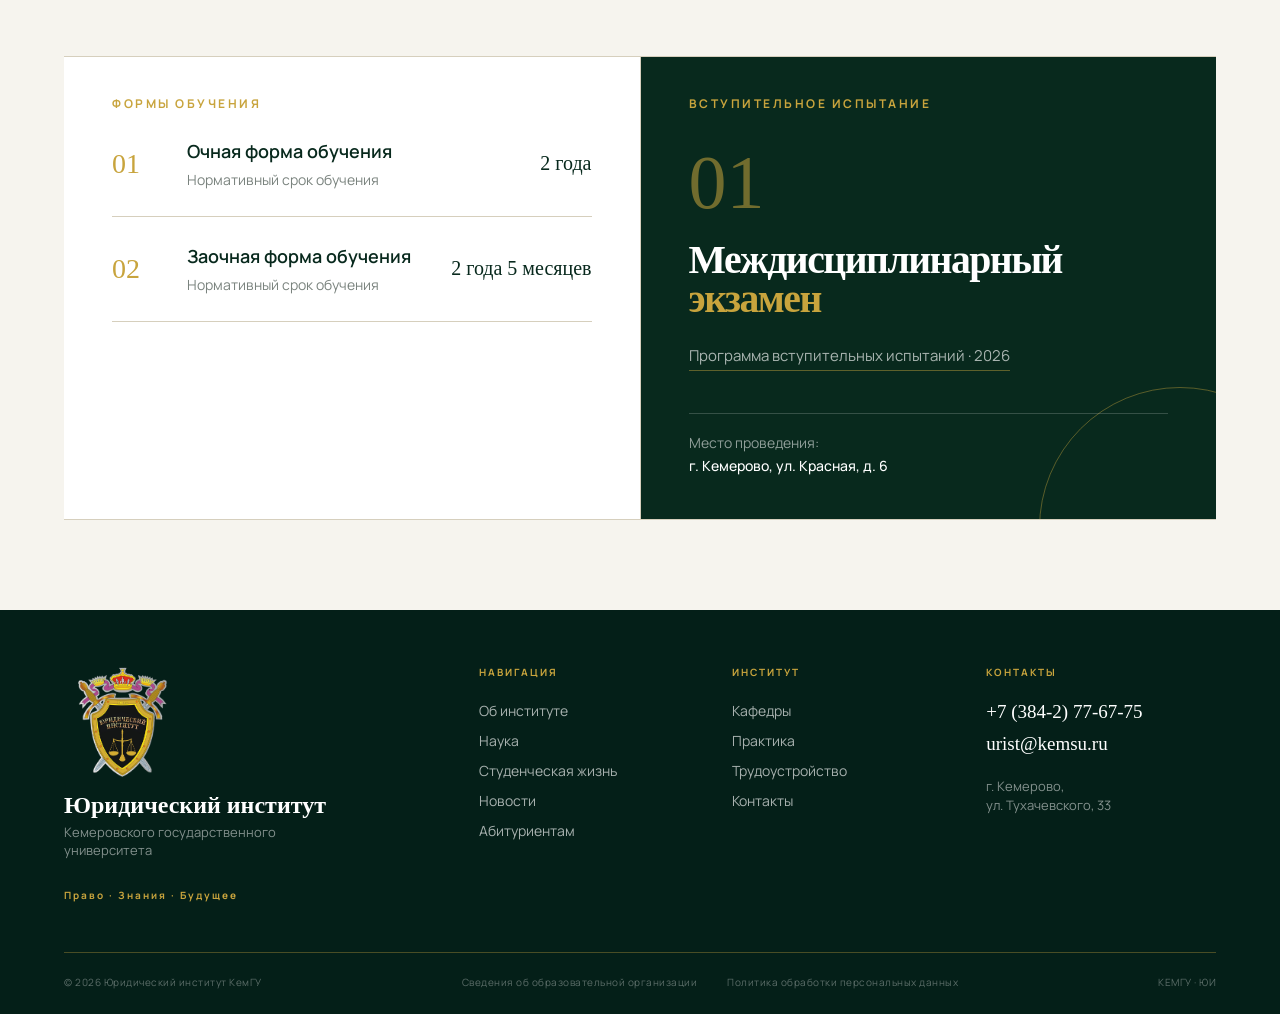
<file: master-law-enforcement.html>
<!DOCTYPE html>
<html lang="ru">
<head>
<meta charset="UTF-8">
<meta name="viewport" content="width=device-width, initial-scale=1.0">
<title>Правоохранительная и судебная деятельность — Юридический институт КемГУ</title>
<link rel="preconnect" href="https://fonts.googleapis.com">
<link rel="preconnect" href="https://fonts.gstatic.com" crossorigin>
<link href="https://fonts.googleapis.com/css2?family=Manrope:wght@400;500;600;700&family=Playfair+Display:wght@600;700&display=swap" rel="stylesheet">
<link rel="stylesheet" href="style.css">
</head>
<body class="master-page program-page law-enforcement-page">
    <header class="header">

        <div class="container header-inner">

            <a href="index.html" class="logo">

                <img
                    src="images/emblem.png"
                    alt="Герб Юридического института"
                >

                <div>
                    <div class="logo-title">
                        ЮРИДИЧЕСКИЙ ИНСТИТУТ
                    </div>

                    <div class="logo-subtitle">
                        Кемеровского государственного университета
                    </div>
                </div>

            </a>


            <nav class="navigation">

                <a href="index.html#about">
                    Об институте
                </a>

                <a href="index.html#science">
                    Наука
                </a>


                <div class="nav-dropdown">

                    <button
                        class="nav-dropdown-button"
                        type="button"
                    >
                        Студентам
                        <span>⌄</span>
                    </button>


                    <div class="nav-dropdown-menu">

                        <a href="#">
                            Расписание
                            <span>→</span>
                        </a>

                        <a href="index.html#students">
                            Студенческие организации
                            <span>→</span>
                        </a>

                        <a href="index.html#students">
                            Мероприятия
                            <span>→</span>
                        </a>

                        <a href="index.html#practice">
                            Практика и трудоустройство
                            <span>→</span>
                        </a>

                    </div>

                </div>


                <a href="index.html#departments">
                    Кафедры
                </a>

                <a href="index.html#news">
                    Новости
                </a>

<div class="nav-dropdown nav-dropdown-applicants">

    <button class="nav-dropdown-button" type="button">
        Абитуриентам
        <span>⌄</span>
    </button>

    <div class="nav-dropdown-menu">

        <a href="applicants.html">
            Абитуриенту
            <span>→</span>
        </a>

        <a href="applicants.html#programs">
            Образовательные программы
            <span>→</span>
        </a>

        <a href="admission-rules.html">
            Правила и порядок поступления
            <span>→</span>
        </a>

        <a href="applicants.html#faq">
            Часто задаваемые вопросы
            <span>→</span>
        </a>

    </div>

</div>

                <a href="index.html#contacts">
                    Контакты
                </a>

            </nav>


            <button
                class="search-button"
                aria-label="Поиск"
            ></button>

        </div>

    </header>

<section class="program-hero">
  <div class="program-hero-bg"></div>
  <div class="education-container program-hero-inner">
    <div class="section-label">МАГИСТЕРСКАЯ ПРОГРАММА</div>
    <div class="program-hero-grid">
      <div>
        <div class="education-code">40.04.01 · ЮРИСПРУДЕНЦИЯ</div>
        <h1>Правоохранительная и судебная деятельность</h1>
        <p>Углублённая профессиональная подготовка в рамках направления «Юриспруденция».</p>
      </div>
      <div class="education-hero-side">
        <span>КВАЛИФИКАЦИЯ</span><strong>Магистр</strong>
      </div>
    </div>
  </div>
</section>

<section class="program-leader-section">

    <div class="container program-leader-layout">

        <!-- ЛЕВАЯ ЧАСТЬ -->
        <div class="program-leader-left">

            <div class="program-section-head">

                <div>
                    <div class="section-label">
                        РУКОВОДИТЕЛЬ ПРОГРАММЫ
                    </div>

                    <h2>
                        Люди, которые
                        <span>формируют направление</span>
                    </h2>
                </div>

                <div class="program-index">
                    01 / 03
                </div>

            </div>


            <div class="program-leader-info">

                <div class="program-kicker">
                    РУКОВОДИТЕЛЬ
                </div>

                <h3>
                    Черненко Тамара
                    Геннадьевна
                </h3>

                <p>
                    Доктор юридических наук, профессор,
                    заведующий кафедрой уголовного права
                    и криминологии, Заслуженный юрист России.
                </p>

            </div>

        </div>


        <!-- ПРАВАЯ ЧАСТЬ -->
        <div class="program-leader-photo">

            <img
                src="images/program-law-enforcement.jpg"
                alt="Черненко Тамара Геннадьевна"
            >

        </div>

    </div>

</section>

<section class="program-goal-section">
  <div class="container">
    <div class="program-goal-grid">
      <div class="program-goal-title"><div class="section-label">ЦЕЛЬ ПРОГРАММЫ</div>
      <h2>
    Фундаментальные знания.
    <span>Профессиональная компетентность.</span>
</h2>

        <div class="program-goal-meta">
          <span class="program-goal-code">40.04.01</span>
          <span class="program-goal-meta-text">ЮРИСПРУДЕНЦИЯ · МАГИСТРАТУРА</span>
        </div>
</div>
      <div class="program-goal-copy">
        <p>Подготовка компетентных конкурентоспособных, толерантных и компетентных профессионалов, обладающих высоким уровнем правовой культуры и правосознания, фундаментальными знаниями в области правоприменительной, правоохранительной, экспертно-консультационной, научно-исследовательской деятельности, востребованной государством и обществом.</p><p class="program-profile">Профиль подготовки «Правоохранительная и судебная деятельность» ориентирует выпускников на углубленные знания в сфере уголовного и уголовно-исполнительного права и квалификации преступлений; уголовно-процессуального права; оперативно-розыскной деятельности; административного права и процесса; гражданского права и процесса; адвокатуры и нотариата; информационного права.</p></div>
    </div>
  </div>
</section>

<section class="program-focus-section">
    <div class="container">

        <div class="program-focus-hero">

            <div class="program-focus-visual">
                <img src="images/dnemuniver.jpg" alt="Юридический институт КемГУ">

                <div class="program-focus-visual-overlay"></div>

                <div class="program-focus-visual-label">
                    <span>ПРОФЕССИОНАЛЬНАЯ</span>
                    <span>ДЕЯТЕЛЬНОСТЬ</span>
                </div>

                <div class="program-focus-number">01—04</div>

                <div class="program-focus-circle"></div>
            </div>


            <div class="program-focus-intro">

                <h2>
                    Где применяются
                    <span>полученные знания</span>
                </h2>

                <p>
                    Наши выпускники востребованы в ключевых сферах
                    правоприменительной деятельности и вносят вклад в
                    развитие правового государства.
                </p>

            </div>

        </div>


        <div class="program-focus-list">

            <!-- 01 -->
            <div class="program-focus-item">

                <div class="program-focus-item-number">01</div>

                <div class="program-focus-divider"></div>

                <strong>
                    Деятельность органов следствия, дознания,
                    прокуратуры, судов, иных правоохранительных органов
                </strong>

                <div class="program-focus-icon">
                    <svg viewBox="0 0 48 48" aria-hidden="true">
                        <path d="M24 8v27"/>
                        <path d="M14 12h20"/>
                        <path d="M24 8l-10 4"/>
                        <path d="M24 8l10 4"/>
                        <path d="M14 12l-5 10"/>
                        <path d="M34 12l5 10"/>
                        <path d="M6 22h12"/>
                        <path d="M30 22h12"/>
                        <path d="M8 22c0 5 8 5 8 0"/>
                        <path d="M32 22c0 5 8 5 8 0"/>
                        <path d="M18 35h12"/>
                        <path d="M15 39h18"/>
                    </svg>
                </div>

            </div>


            <!-- 02 -->
            <div class="program-focus-item">

                <div class="program-focus-item-number">02</div>

                <div class="program-focus-divider"></div>

                <strong>
                    Деятельность органов следствия, дознания,
                    юрисконсультов
                </strong>

                <div class="program-focus-icon">
                    <svg viewBox="0 0 48 48" aria-hidden="true">
                        <path d="M24 8v27"/>
                        <path d="M14 12h20"/>
                        <path d="M24 8l-10 4"/>
                        <path d="M24 8l10 4"/>
                        <path d="M14 12l-5 10"/>
                        <path d="M34 12l5 10"/>
                        <path d="M6 22h12"/>
                        <path d="M30 22h12"/>
                        <path d="M8 22c0 5 8 5 8 0"/>
                        <path d="M32 22c0 5 8 5 8 0"/>
                        <path d="M18 35h12"/>
                        <path d="M15 39h18"/>
                    </svg>
                </div>

            </div>


            <!-- 03 -->
            <div class="program-focus-item">

                <div class="program-focus-item-number">03</div>

                <div class="program-focus-divider"></div>

                <strong>
                    Адвокатская деятельность и деятельность правоприменения
                </strong>

                <div class="program-focus-icon">
                    <svg viewBox="0 0 48 48" aria-hidden="true">
                        <path d="M24 8v27"/>
                        <path d="M14 12h20"/>
                        <path d="M24 8l-10 4"/>
                        <path d="M24 8l10 4"/>
                        <path d="M14 12l-5 10"/>
                        <path d="M34 12l5 10"/>
                        <path d="M6 22h12"/>
                        <path d="M30 22h12"/>
                        <path d="M8 22c0 5 8 5 8 0"/>
                        <path d="M32 22c0 5 8 5 8 0"/>
                        <path d="M18 35h12"/>
                        <path d="M15 39h18"/>
                    </svg>
                </div>

            </div>


            <!-- 04 -->
            <div class="program-focus-item">

                <div class="program-focus-item-number">04</div>

                <div class="program-focus-divider"></div>

                <strong>
                    Контрольно-надзорная деятельность в сфере правоприменения
                </strong>

                <div class="program-focus-icon">
                    <svg viewBox="0 0 48 48" aria-hidden="true">
                        <path d="M24 8v27"/>
                        <path d="M14 12h20"/>
                        <path d="M24 8l-10 4"/>
                        <path d="M24 8l10 4"/>
                        <path d="M14 12l-5 10"/>
                        <path d="M34 12l5 10"/>
                        <path d="M6 22h12"/>
                        <path d="M30 22h12"/>
                        <path d="M8 22c0 5 8 5 8 0"/>
                        <path d="M32 22c0 5 8 5 8 0"/>
                        <path d="M18 35h12"/>
                        <path d="M15 39h18"/>
                    </svg>
                </div>

            </div>

        </div>

    </div>
</section>



<section class="program-admission-section">

    <div class="container">

        <div class="program-admission-header">

            <div>
                <div class="section-label">
                    ПОСТУПЛЕНИЕ НА ПРОГРАММУ
                </div>

                <h2>
                    Выберите свой
                    <span>формат обучения</span>
                </h2>
            </div>

            <p>
                Магистерская программа доступна в очной и заочной
                формах обучения.
            </p>

        </div>


        <div class="program-admission-grid">

            <!-- ФОРМЫ ОБУЧЕНИЯ -->

            <div class="program-admission-study">

                <div class="program-admission-subtitle">
                    ФОРМЫ ОБУЧЕНИЯ
                </div>


                <div class="program-admission-form">

                    <div class="program-admission-number">
                        01
                    </div>

                    <div>
                        <h3>Очная форма обучения</h3>
                        <p>Нормативный срок обучения</p>
                    </div>

                    <strong>2 года</strong>

                </div>


                <div class="program-admission-form">

                    <div class="program-admission-number">
                        02
                    </div>

                    <div>
                        <h3>Заочная форма обучения</h3>
                        <p>Нормативный срок обучения</p>
                    </div>

                    <strong>2 года 5 месяцев</strong>

                </div>

            </div>


            <!-- ВСТУПИТЕЛЬНЫЙ ЭКЗАМЕН -->

            <div class="program-admission-exam">

                <div class="program-admission-subtitle">
                    ВСТУПИТЕЛЬНОЕ ИСПЫТАНИЕ
                </div>

                <div class="program-admission-exam-number">
                    01
                </div>

                <h3>
                    Междисциплинарный
                    <span>экзамен</span>
                </h3>

                <a
    href="documents/program-vstupitelnyh-ispytaniy-2026.pdf"
    target="_blank"
    rel="noopener noreferrer"
    class="program-admission-document"
>
    Программа вступительных испытаний · 2026
</a>

                <div class="program-admission-place">
                    Место проведения:
                    <strong>
                        г. Кемерово, ул. Красная, д. 6
                    </strong>
                </div>

            </div>

        </div>

    </div>

</section>

<footer class="footer">
    <div class="footer-container">
        <div class="footer-main">
            <div class="footer-brand">
                <div class="footer-logo">
                    <img src="images/emblem.png" alt="Герб Юридического института">
                </div>

                <div class="footer-brand-text">
                    <strong>Юридический институт</strong>
                    <span>Кемеровского государственного университета</span>
                </div>

                <p>Право · Знания · Будущее</p>
            </div>

            <div class="footer-column">
                <span class="footer-title">НАВИГАЦИЯ</span>
                <a href="index.html#about">Об институте</a>
                <a href="index.html#science">Наука</a>
                <a href="index.html#students">Студенческая жизнь</a>
                <a href="index.html#news">Новости</a>
                <a href="applicants.html">Абитуриентам</a>
            </div>

           <div class="footer-column">
    <span class="footer-title">ИНСТИТУТ</span>
    <a href="index.html#departments">Кафедры</a>
    <a href="index.html#practice">Практика</a>
    <a href="index.html#practice">Трудоустройство</a>
    <a href="index.html#contacts">Контакты</a>
</div>

            <div class="footer-contact">
                <span class="footer-title">КОНТАКТЫ</span>
                <a href="tel:+73842776775">+7 (384-2) 77-67-75</a>
                <a href="mailto:urist@kemsu.ru">urist@kemsu.ru</a>
                <p>г. Кемерово,<br>ул. Тухачевского, 33</p>
            </div>
        </div>

        <div class="footer-bottom">
            <span>© 2026 Юридический институт КемГУ</span>

            <div class="footer-bottom-links">
                <a href="https://kemsu.ru/sveden/common/" target="_blank" rel="noopener noreferrer">Сведения об образовательной организации</a>
                <a href="https://jcenter.kemsu.ru/ru/nauka/personal_agreement/" target="_blank" rel="noopener noreferrer">Политика обработки персональных данных</a>
            </div>

            <span>КЕМГУ · ЮИ</span>
        </div>
    </div>
</footer>
</body>
</html>
</file>
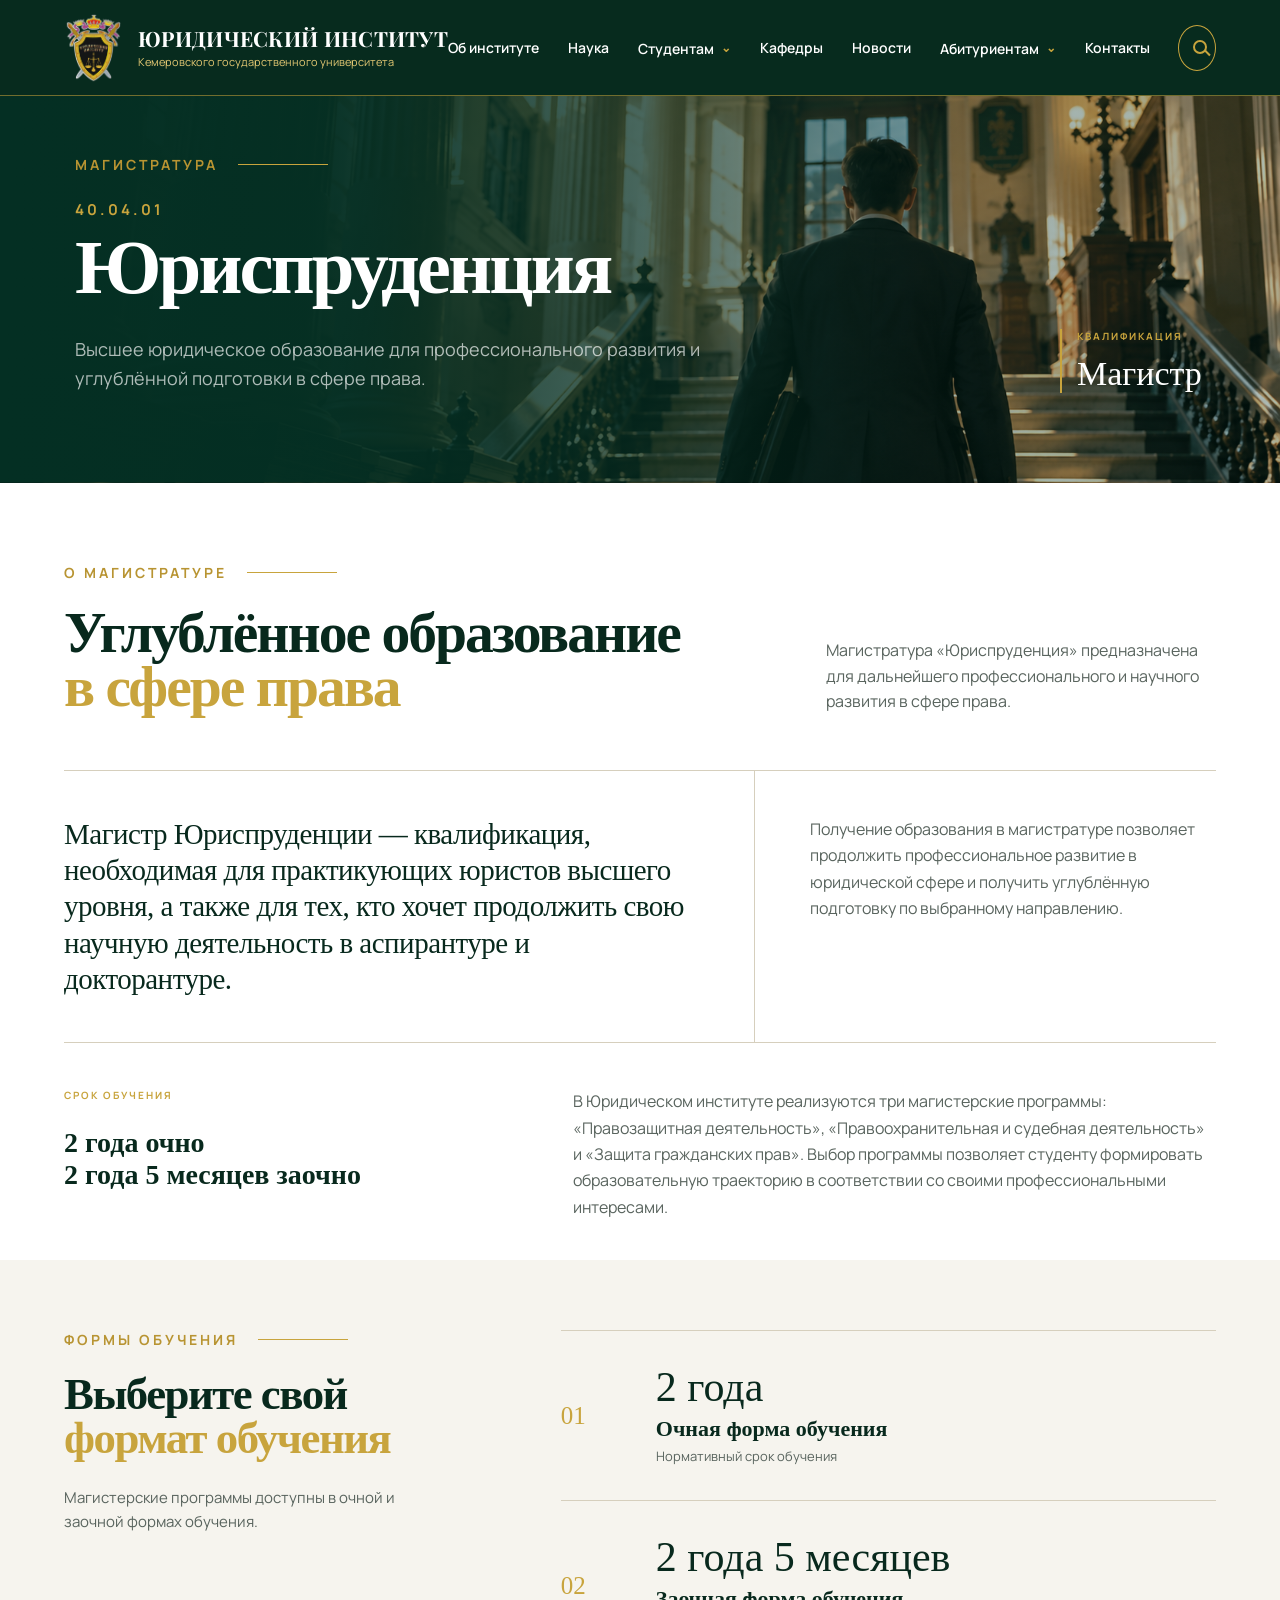
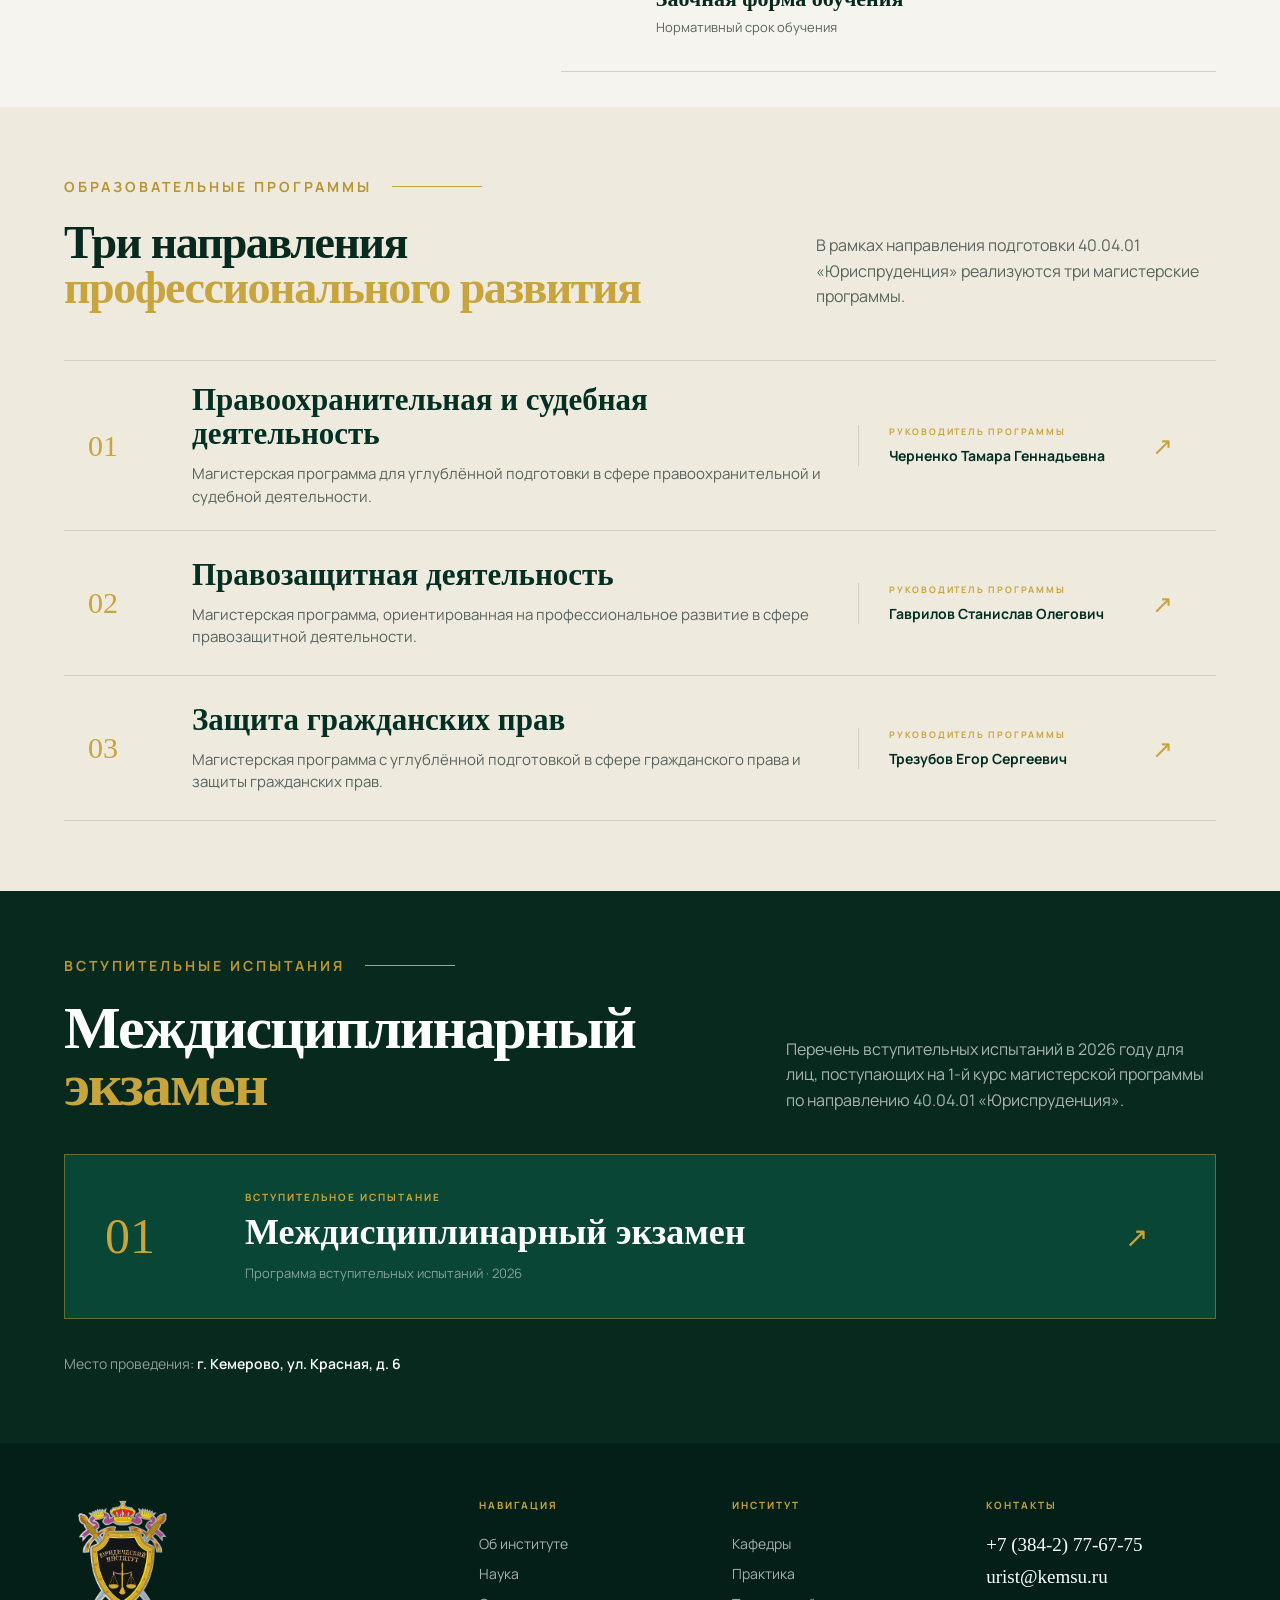
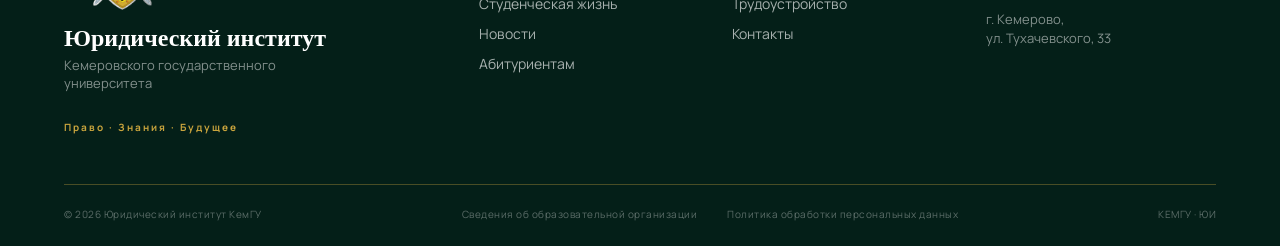
<file: master.html>
<!DOCTYPE html>
<html lang="ru">
<head>
    <meta charset="UTF-8">
    <meta name="viewport" content="width=device-width, initial-scale=1.0">

    <title>Магистратура — Юридический институт КемГУ</title>

    <link rel="preconnect" href="https://fonts.googleapis.com">
    <link rel="preconnect" href="https://fonts.gstatic.com" crossorigin>

    <link href="https://fonts.googleapis.com/css2?family=Manrope:wght@400;500;600;700&family=Playfair+Display:wght@600;700&display=swap" rel="stylesheet">

    <link rel="stylesheet" href="style.css">

</head>


<body class="master-page">


    <!-- =========================================================
         HEADER
    ========================================================= -->

    <header class="header">

        <div class="container header-inner">

            <a href="index.html" class="logo">

                <img
                    src="images/emblem.png"
                    alt="Герб Юридического института"
                >

                <div>
                    <div class="logo-title">
                        ЮРИДИЧЕСКИЙ ИНСТИТУТ
                    </div>

                    <div class="logo-subtitle">
                        Кемеровского государственного университета
                    </div>
                </div>

            </a>


            <nav class="navigation">

                <a href="index.html#about">
                    Об институте
                </a>

                <a href="index.html#science">
                    Наука
                </a>


                <div class="nav-dropdown">

                    <button
                        class="nav-dropdown-button"
                        type="button"
                    >
                        Студентам
                        <span>⌄</span>
                    </button>


                    <div class="nav-dropdown-menu">

                        <a href="#">
                            Расписание
                            <span>→</span>
                        </a>

                        <a href="index.html#students">
                            Студенческие организации
                            <span>→</span>
                        </a>

                        <a href="index.html#students">
                            Мероприятия
                            <span>→</span>
                        </a>

                        <a href="index.html#practice">
                            Практика и трудоустройство
                            <span>→</span>
                        </a>

                    </div>

                </div>


                <a href="index.html#departments">
                    Кафедры
                </a>

                <a href="index.html#news">
                    Новости
                </a>

<div class="nav-dropdown nav-dropdown-applicants">

    <button class="nav-dropdown-button" type="button">
        Абитуриентам
        <span>⌄</span>
    </button>

    <div class="nav-dropdown-menu">

        <a href="applicants.html">
            Абитуриенту
            <span>→</span>
        </a>

        <a href="applicants.html#programs">
            Образовательные программы
            <span>→</span>
        </a>

        <a href="admission-rules.html">
            Правила и порядок поступления
            <span>→</span>
        </a>

        <a href="applicants.html#faq">
            Часто задаваемые вопросы
            <span>→</span>
        </a>

    </div>

</div>

                <a href="index.html#contacts">
                    Контакты
                </a>

            </nav>


            <button
                class="search-button"
                aria-label="Поиск"
            ></button>

        </div>

    </header>



    <!-- =========================================================
         HERO
    ========================================================= -->

    <section class="education-hero master-hero">

        <div class="education-container">

            <div class="section-label">
                МАГИСТРАТУРА
            </div>


            <div class="education-hero-grid">

                <div>

                    <div class="education-code">
                        40.04.01
                    </div>


                    <h1>
                        Юриспруденция
                    </h1>


                    <p>
                        Высшее юридическое образование для
                        профессионального развития и углублённой
                        подготовки в сфере права.
                    </p>

                </div>


                <div class="education-hero-side">

                    <span>
                        КВАЛИФИКАЦИЯ
                    </span>

                    <strong>
                        Магистр
                    </strong>

                </div>

            </div>

        </div>

    </section>



    <!-- =========================================================
         ABOUT
    ========================================================= -->

    <section class="bachelor-about" id="about-master">

        <div class="container">

            <div class="bachelor-about-header">

                <div>

                    <div class="section-label">
                        О МАГИСТРАТУРЕ
                    </div>


                    <h2>
                        Углублённое образование
                        <span>в сфере права</span>
                    </h2>

                </div>


                <p>
                    Магистратура «Юриспруденция» предназначена
                    для дальнейшего профессионального и научного
                    развития в сфере права.
                </p>

            </div>


            <div class="bachelor-about-main">

                <div class="bachelor-about-lead">

                    <p>
                        Магистр Юриспруденции — квалификация,
                        необходимая для практикующих юристов
                        высшего уровня, а также для тех, кто
                        хочет продолжить свою научную деятельность
                        в аспирантуре и докторантуре.
                    </p>

                </div>


                <div class="bachelor-about-text">

                    <p>
                        Получение образования в магистратуре
                        позволяет продолжить профессиональное
                        развитие в юридической сфере и получить
                        углублённую подготовку по выбранному
                        направлению.
                    </p>

                </div>

            </div>


            <div class="bachelor-about-bottom">

                <div class="bachelor-about-bottom-label">

                    <span>
                        СРОК ОБУЧЕНИЯ
                    </span>

                    <strong>
                        2 года очно<br>
                        2 года 5 месяцев заочно
                    </strong>

                </div>


                <p>
                    В Юридическом институте реализуются три
                    магистерские программы: «Правозащитная
                    деятельность», «Правоохранительная и судебная
                    деятельность» и «Защита гражданских прав».
                    Выбор программы позволяет студенту формировать
                    образовательную траекторию в соответствии
                    со своими профессиональными интересами.
                </p>

            </div>

        </div>

    </section>

    <!-- =========================================================
         STUDY FORMS
    ========================================================= -->

<section class="master-forms">

    <div class="container">

        <div class="master-forms-grid">

            <div class="master-forms-title">

                <div class="section-label">
                    ФОРМЫ ОБУЧЕНИЯ
                </div>

                <h2>
                    Выберите свой
                    <span>формат обучения</span>
                </h2>

                <p class="master-forms-intro">
                    Магистерские программы доступны
                    в очной и заочной формах обучения.
                </p>

            </div>


            <div class="master-forms-content">


                <div class="master-form-item">

                    <span class="master-form-number">
                        01
                    </span>

                    <div class="master-form-info">

                        <div class="master-form-duration">
                            2 года
                        </div>

                        <h3>
                            Очная форма обучения
                        </h3>

                        <p>
                            Нормативный срок обучения
                        </p>

                    </div>

                   

                </div>


                <div class="master-form-item">

                    <span class="master-form-number">
                        02
                    </span>

                    <div class="master-form-info">

                        <div class="master-form-duration">
                            2 года 5 месяцев
                        </div>

                        <h3>
                            Заочная форма обучения
                        </h3>

                        <p>
                            Нормативный срок обучения
                        </p>

                    </div>

                   
                </div>


            </div>

        </div>

    </div>

</section>

    <!-- =========================================================
         MASTER PROGRAMS
    ========================================================= -->

    <section class="master-programs" id="programs">

        <div class="container">

            <div class="master-programs-header">

                <div>

                    <div class="section-label">
                        ОБРАЗОВАТЕЛЬНЫЕ ПРОГРАММЫ
                    </div>


                    <h2>
                        Три направления
                        <span>профессионального развития</span>
                    </h2>

                </div>


                <p>
                    В рамках направления подготовки 40.04.01
                    «Юриспруденция» реализуются три магистерские
                    программы.
                </p>

            </div>


            <div class="master-program-list">


                <!-- PROGRAM 01 -->

                <a href="master-law-enforcement.html" class="master-program">

                    <span class="master-program-number">
                        01
                    </span>


                    <div class="master-program-content">

                        <h3>
                            Правоохранительная и судебная деятельность
                        </h3>

                        <p>
                            Магистерская программа для углублённой
                            подготовки в сфере правоохранительной
                            и судебной деятельности.
                        </p>

                    </div>


                    <div class="master-program-leader">

                        <span>
                            РУКОВОДИТЕЛЬ ПРОГРАММЫ
                        </span>

                        <strong>
                            Черненко Тамара Геннадьевна
                        </strong>

                    </div>


                    <span class="master-program-arrow">
                        ↗
                    </span>

                </a>



                <!-- PROGRAM 02 -->

                <a href="master-human-rights.html" class="master-program">

                    <span class="master-program-number">
                        02
                    </span>


                    <div class="master-program-content">

                        <h3>
                            Правозащитная деятельность
                        </h3>

                        <p>
                            Магистерская программа,
                            ориентированная на профессиональное
                            развитие в сфере правозащитной деятельности.
                        </p>

                    </div>


                    <div class="master-program-leader">

                        <span>
                            РУКОВОДИТЕЛЬ ПРОГРАММЫ
                        </span>

                        <strong>
                            Гаврилов Станислав Олегович
                        </strong>

                    </div>


                    <span class="master-program-arrow">
                        ↗
                    </span>

                </a>



                <!-- PROGRAM 03 -->

                <a href="master-civil-rights.html" class="master-program">

                    <span class="master-program-number">
                        03
                    </span>


                    <div class="master-program-content">

                        <h3>
                            Защита гражданских прав
                        </h3>

                        <p>
                            Магистерская программа с углублённой
                            подготовкой в сфере гражданского права
                            и защиты гражданских прав.
                        </p>

                    </div>


                    <div class="master-program-leader">

                        <span>
                            РУКОВОДИТЕЛЬ ПРОГРАММЫ
                        </span>

                        <strong>
                            Трезубов Егор Сергеевич
                        </strong>

                    </div>


                    <span class="master-program-arrow">
                        ↗
                    </span>

                </a>


            </div>

        </div>

    </section>




    <!-- =========================================================
         ENTRANCE EXAM
    ========================================================= -->

    <section class="master-exam" id="admission">

        <div class="container">

            <div class="master-exam-header">

                <div>

                    <div class="section-label">
                        ВСТУПИТЕЛЬНЫЕ ИСПЫТАНИЯ
                    </div>


                    <h2>
                        Междисциплинарный
                        <span>экзамен</span>
                    </h2>

                </div>


                <p>
                    Перечень вступительных испытаний в 2026 году
                    для лиц, поступающих на 1-й курс магистерской
                    программы по направлению 40.04.01
                    «Юриспруденция».
                </p>

            </div>


            <a href="#" class="master-exam-card">

                <span class="master-exam-number">
                    01
                </span>


                <div class="master-exam-name">

                    <span>
                        ВСТУПИТЕЛЬНОЕ ИСПЫТАНИЕ
                    </span>

                    <h3>
                        Междисциплинарный экзамен
                    </h3>

                    <small>
                        Программа вступительных испытаний · 2026
                    </small>

                </div>


                <span class="master-exam-arrow">
                    ↗
                </span>

            </a>


            <div class="master-exam-place">

                Место проведения:
                <strong>
                    г. Кемерово, ул. Красная, д. 6
                </strong>

            </div>

        </div>

    </section>



    <!-- =========================================================
         FOOTER
    ========================================================= -->

    <footer class="footer">
    <div class="footer-container">
        <div class="footer-main">
            <div class="footer-brand">
                <div class="footer-logo">
                    <img src="images/emblem.png" alt="Герб Юридического института">
                </div>

                <div class="footer-brand-text">
                    <strong>Юридический институт</strong>
                    <span>Кемеровского государственного университета</span>
                </div>

                <p>Право · Знания · Будущее</p>
            </div>

            <div class="footer-column">
                <span class="footer-title">НАВИГАЦИЯ</span>
                <a href="index.html#about">Об институте</a>
                <a href="index.html#science">Наука</a>
                <a href="index.html#students">Студенческая жизнь</a>
                <a href="index.html#news">Новости</a>
                <a href="applicants.html">Абитуриентам</a>
            </div>

           <div class="footer-column">
    <span class="footer-title">ИНСТИТУТ</span>
    <a href="index.html#departments">Кафедры</a>
    <a href="index.html#practice">Практика</a>
    <a href="index.html#practice">Трудоустройство</a>
    <a href="index.html#contacts">Контакты</a>
</div>

            <div class="footer-contact">
                <span class="footer-title">КОНТАКТЫ</span>
                <a href="tel:+73842776775">+7 (384-2) 77-67-75</a>
                <a href="mailto:urist@kemsu.ru">urist@kemsu.ru</a>
                <p>г. Кемерово,<br>ул. Тухачевского, 33</p>
            </div>
        </div>

        <div class="footer-bottom">
            <span>© 2026 Юридический институт КемГУ</span>

            <div class="footer-bottom-links">
                <a href="https://kemsu.ru/sveden/common/" target="_blank" rel="noopener noreferrer">Сведения об образовательной организации</a>
                <a href="https://jcenter.kemsu.ru/ru/nauka/personal_agreement/" target="_blank" rel="noopener noreferrer">Политика обработки персональных данных</a>
            </div>

            <span>КЕМГУ · ЮИ</span>
        </div>
    </div>
</footer>


</body>
</html>
</file>
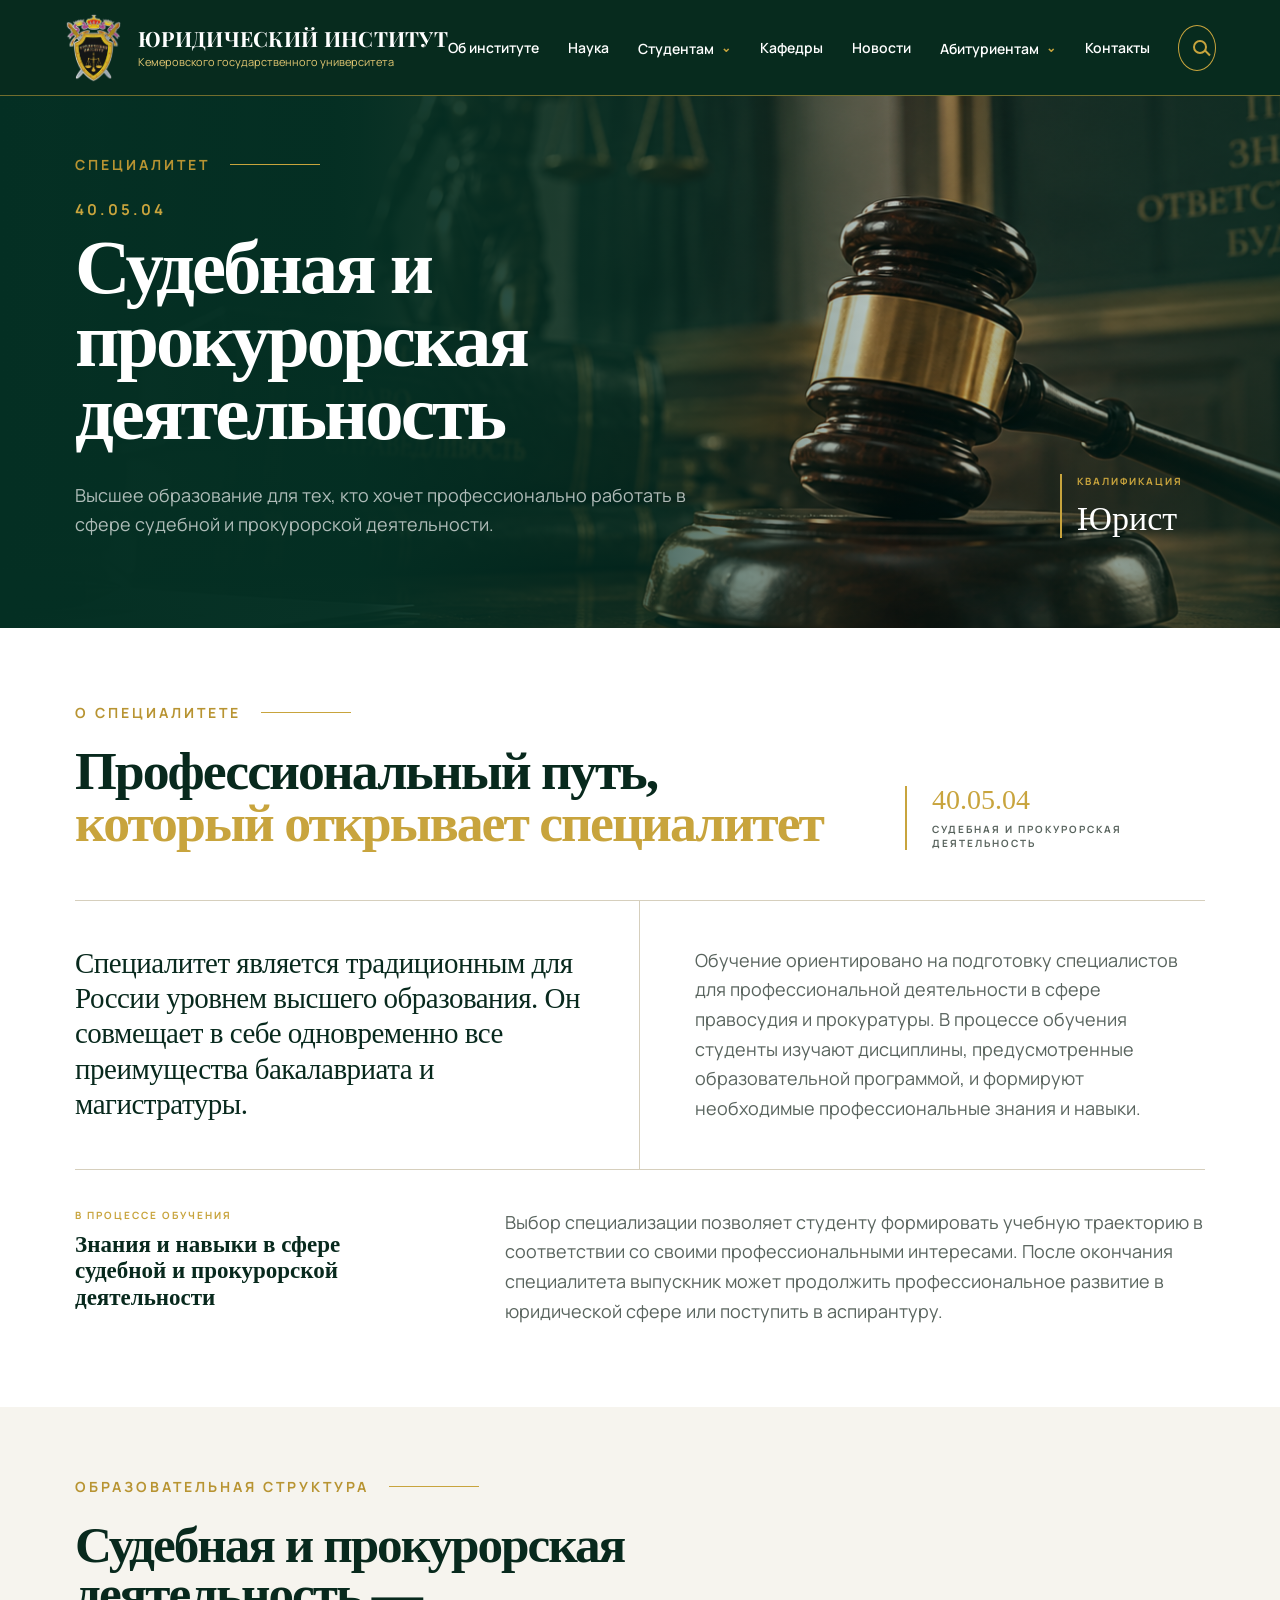
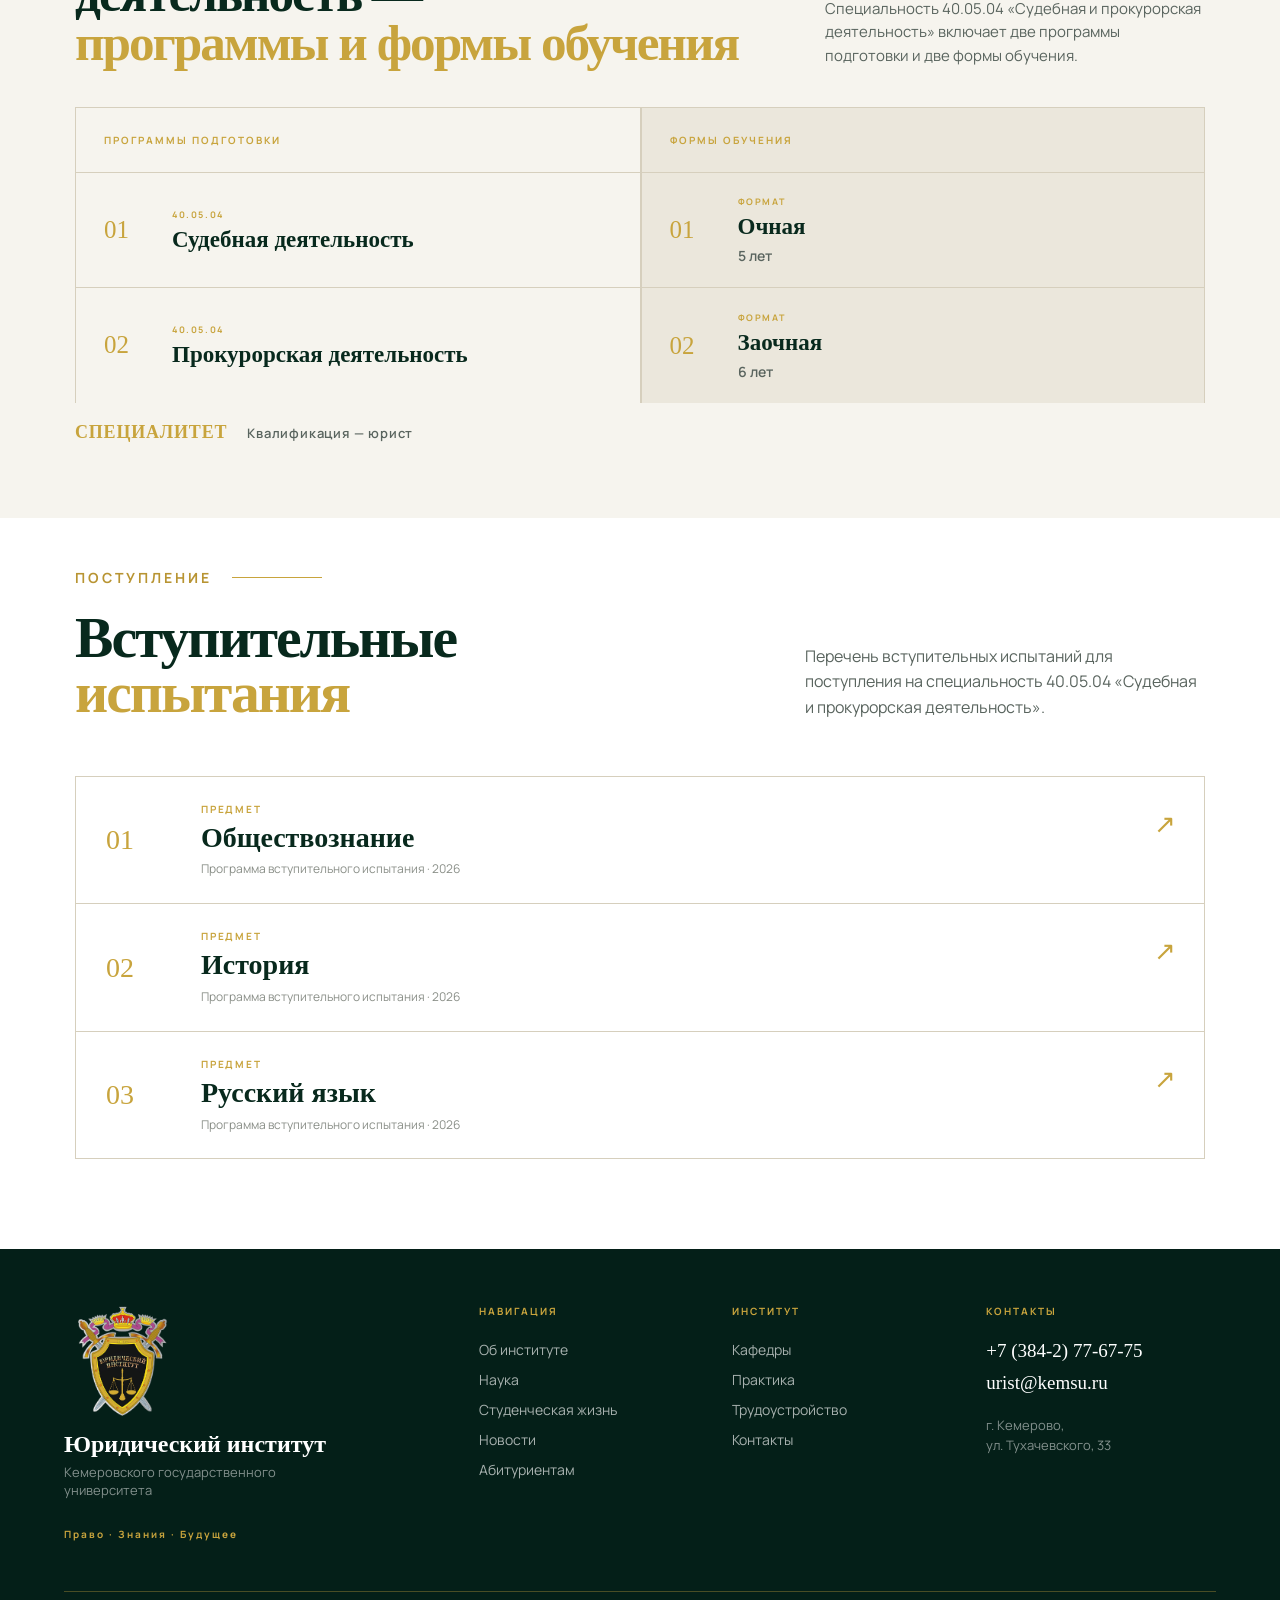
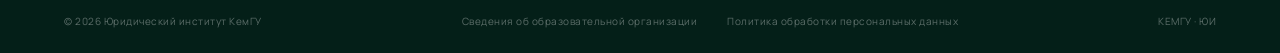
<file: specialist.html>
<!DOCTYPE html>
<html lang="ru">

<head>
    <meta charset="UTF-8">
    <meta name="viewport" content="width=device-width, initial-scale=1.0">

    <title>Специалитет — Юридический институт КемГУ</title>

    <link rel="stylesheet" href="style.css">

    <link rel="preconnect" href="https://fonts.googleapis.com">
    <link rel="preconnect" href="https://fonts.gstatic.com" crossorigin>

    <link
        href="https://fonts.googleapis.com/css2?family=Manrope:wght@400;500;600;700&family=Playfair+Display:wght@500;600;700&display=swap"
        rel="stylesheet"
    >
</head>

<body class="education-page">

<header class="header">

    <div class="container header-inner">

        <a href="index.html" class="logo">

            <img
                src="images/emblem.png"
                alt="Герб Юридического института"
            >

            <div class="logo-text">

                <div class="logo-title">
                    ЮРИДИЧЕСКИЙ ИНСТИТУТ
                </div>

                <div class="logo-subtitle">
                    Кемеровского государственного университета
                </div>

            </div>

        </a>

        <nav class="navigation">

            <a href="index.html#about">
                Об институте
            </a>

            <a href="index.html#science">
                Наука
            </a>

            <div class="nav-dropdown">

                <button
                    class="nav-dropdown-button"
                    type="button"
                >
                    Студентам
                    <span>⌄</span>
                </button>

                <div class="nav-dropdown-menu">

                    <a href="#">
                        Расписание
                        <span>→</span>
                    </a>

                    <a href="index.html#students">
                        Студенческие организации
                        <span>→</span>
                    </a>

                    <a href="index.html#students">
                        Мероприятия
                        <span>→</span>
                    </a>

                    <a href="index.html#practice">
                        Практика
                        <span>→</span>
                    </a>

                    <a href="index.html#practice">
                        Трудоустройство
                        <span>→</span>
                    </a>

                </div>

            </div>

            <a href="index.html#departments">
                Кафедры
            </a>

            <a href="index.html#news">
                Новости
            </a>

<div class="nav-dropdown nav-dropdown-applicants">

    <button class="nav-dropdown-button" type="button">
        Абитуриентам
        <span>⌄</span>
    </button>

    <div class="nav-dropdown-menu">

        <a href="applicants.html">
            Абитуриенту
            <span>→</span>
        </a>

        <a href="applicants.html#programs">
            Образовательные программы
            <span>→</span>
        </a>

        <a href="admission-rules.html">
            Правила и порядок поступления
            <span>→</span>
        </a>

        <a href="applicants.html#faq">
            Часто задаваемые вопросы
            <span>→</span>
        </a>

    </div>

</div>

            <a href="index.html#contacts">
                Контакты
            </a>

        </nav>

        <button
            class="search-button"
            aria-label="Поиск"
        >
            <span></span>
        </button>

    </div>

</header>


<main>

    <!-- HERO -->

    <section class="education-hero specialist-hero">

        <div class="education-container">

            <div class="section-label">
                СПЕЦИАЛИТЕТ
            </div>

            <div class="education-hero-grid">

                <div>

                    <div class="education-code">
                        40.05.04
                    </div>

                    <h1>
                        Судебная и прокурорская деятельность
                    </h1>

                    <p>
                        Высшее образование для тех,
                        кто хочет профессионально
                        работать в сфере судебной
                        и прокурорской деятельности.
                    </p>

                </div>

                <div class="education-hero-side">

                    <span>
                        КВАЛИФИКАЦИЯ
                    </span>

                    <strong>
                        Юрист
                    </strong>

                </div>

            </div>

        </div>


</section>


<!-- О СПЕЦИАЛИТЕТЕ -->

<section class="bachelor-about">

    <div class="education-container">

        <div class="bachelor-about-header">

            <div>
                <div class="section-label">
                    О СПЕЦИАЛИТЕТЕ
                </div>

                <h2>
                    Профессиональный путь,
                    <span>который открывает специалитет</span>
                </h2>
            </div>

            <div class="bachelor-about-mark">
                <span>40.05.04</span>
                <small>СУДЕБНАЯ И ПРОКУРОРСКАЯ ДЕЯТЕЛЬНОСТЬ</small>
            </div>

        </div>


<div class="bachelor-about-main">

    <div class="bachelor-about-lead">

        <p>
            Специалитет является традиционным для России уровнем высшего
            образования. Он совмещает в себе одновременно все преимущества
            бакалавриата и магистратуры.
        </p>

    </div>


    <div class="bachelor-about-text">

        <p>
            Обучение ориентировано на подготовку специалистов для
            профессиональной деятельности в сфере правосудия и прокуратуры.
            В процессе обучения студенты изучают дисциплины, предусмотренные
            образовательной программой, и формируют необходимые
            профессиональные знания и навыки.
        </p>

    </div>

</div>


<div class="bachelor-about-bottom">

    <div class="bachelor-about-bottom-label">
        <span>В ПРОЦЕССЕ ОБУЧЕНИЯ</span>
        <strong>Знания и навыки в сфере судебной и 
            прокурорской деятельности</strong>
    </div>

    <p>
        Выбор специализации позволяет студенту формировать учебную
        траекторию в соответствии со своими профессиональными интересами.
        После окончания специалитета выпускник может продолжить
        профессиональное развитие в юридической сфере или поступить
        в аспирантуру.
    </p>

</div>

</div>

</section>

<!-- ОБРАЗОВАТЕЛЬНАЯ СТРУКТУРА -->

<section class="education-structure">

    <div class="education-container">

        <div class="education-structure-header">

            <div>
                <div class="section-label">
                    ОБРАЗОВАТЕЛЬНАЯ СТРУКТУРА
                </div>

                <h2>
                    Судебная и прокурорская деятельность —
                    <span>программы и формы обучения</span>
                </h2>
            </div>

            <p>
                Специальность 40.05.04 «Судебная и прокурорская деятельность»
                включает две программы подготовки
                и две формы обучения.
            </p>

        </div>


        <div class="education-structure-grid">

            <!-- ПРОГРАММЫ -->

            <div class="education-structure-column">

                <div class="education-structure-label">
                    ПРОГРАММЫ ПОДГОТОВКИ
                </div>

                <div class="education-structure-item">

                    <span class="education-structure-number">
                        01
                    </span>

                    <div>
                        <span class="education-structure-code">
                            40.05.04
                        </span>

                        <h3>
                            Судебная деятельность
                        </h3>
                    </div>

                </div>


                <div class="education-structure-item">

                    <span class="education-structure-number">
                        02
                    </span>

                    <div>
                        <span class="education-structure-code">
                            40.05.04
                        </span>

                        <h3>
                            Прокурорская деятельность
                        </h3>
                    </div>

                </div>

            </div>


            <!-- ФОРМЫ ОБУЧЕНИЯ -->

            <div class="education-structure-column education-structure-forms">

                <div class="education-structure-label">
                    ФОРМЫ ОБУЧЕНИЯ
                </div>

                <div class="education-structure-item">

                    <span class="education-structure-number">
                        01
                    </span>

                    <div>
                        <span class="education-structure-code">
                            ФОРМАТ
                        </span>

                        <h3>
                            Очная
                        </h3>

                        <p class="education-structure-duration">
                            5 лет
                        </p>
                    </div>

                </div>


                <div class="education-structure-item">

                    <span class="education-structure-number">
                        02
                    </span>

                    <div>
                        <span class="education-structure-code">
                            ФОРМАТ
                        </span>

                        <h3>
                            Заочная
                        </h3>

                        <p class="education-structure-duration">
                            6 лет
                        </p>
                    </div>

                </div>

            </div>

        </div>


        <div class="education-structure-note">

            <span>
                СПЕЦИАЛИТЕТ
            </span>

            <p>
                Квалификация — юрист
            </p>

        </div>

    </div>

</section>


<!-- ВСТУПИТЕЛЬНЫЕ ИСПЫТАНИЯ -->

<section class="exams-section">

    <div class="education-container">

        <div class="exams-header">

            <div>

                <div class="section-label">
                    ПОСТУПЛЕНИЕ
                </div>

                <h2>
                    Вступительные
                    <span>испытания</span>
                </h2>

            </div>

            <p>
                Перечень вступительных испытаний
                для поступления на специальность
                40.05.04 «Судебная и прокурорская деятельность».
            </p>

        </div>


<div class="exam-list">

    <a href="documents/obschestvo_2026.pdf"
       target="_blank"
       class="exam-item">

        <span class="exam-number">
            01
        </span>

        <div class="exam-name">

            <span>ПРЕДМЕТ</span>

            <h3>
                Обществознание
            </h3>

            <small>
                Программа вступительного испытания · 2026
            </small>

        </div>

        <span class="exam-arrow">
            ↗
        </span>

    </a>


    <a href="documents/istor_2026.pdf"
       target="_blank"
       class="exam-item">

        <span class="exam-number">
            02
        </span>

        <div class="exam-name">

            <span>ПРЕДМЕТ</span>

            <h3>
                История
            </h3>

            <small>
                Программа вступительного испытания · 2026
            </small>

        </div>

        <span class="exam-arrow">
            ↗
        </span>

    </a>


    <a href="documents/russ_yaz_2026.pdf"
       target="_blank"
       class="exam-item">

        <span class="exam-number">
            03
        </span>

        <div class="exam-name">

            <span>ПРЕДМЕТ</span>

            <h3>
                Русский язык
            </h3>

            <small>
                Программа вступительного испытания · 2026
            </small>

        </div>

        <span class="exam-arrow">
            ↗
        </span>

    </a>

</div>                <span class="exam-arrow">
                    ↗
                </span>

            </div>

        </div>

    </div>

</section>



</main>


<footer class="footer">
    <div class="footer-container">
        <div class="footer-main">
            <div class="footer-brand">
                <div class="footer-logo">
                    <img src="images/emblem.png" alt="Герб Юридического института">
                </div>

                <div class="footer-brand-text">
                    <strong>Юридический институт</strong>
                    <span>Кемеровского государственного университета</span>
                </div>

                <p>Право · Знания · Будущее</p>
            </div>

            <div class="footer-column">
                <span class="footer-title">НАВИГАЦИЯ</span>
                <a href="index.html#about">Об институте</a>
                <a href="index.html#science">Наука</a>
                <a href="index.html#students">Студенческая жизнь</a>
                <a href="index.html#news">Новости</a>
                <a href="applicants.html">Абитуриентам</a>
            </div>

           <div class="footer-column">
    <span class="footer-title">ИНСТИТУТ</span>
    <a href="index.html#departments">Кафедры</a>
    <a href="index.html#practice">Практика</a>
    <a href="index.html#practice">Трудоустройство</a>
    <a href="index.html#contacts">Контакты</a>
</div>

            <div class="footer-contact">
                <span class="footer-title">КОНТАКТЫ</span>
                <a href="tel:+73842776775">+7 (384-2) 77-67-75</a>
                <a href="mailto:urist@kemsu.ru">urist@kemsu.ru</a>
                <p>г. Кемерово,<br>ул. Тухачевского, 33</p>
            </div>
        </div>

        <div class="footer-bottom">
            <span>© 2026 Юридический институт КемГУ</span>

            <div class="footer-bottom-links">
                <a href="https://kemsu.ru/sveden/common/" target="_blank" rel="noopener noreferrer">Сведения об образовательной организации</a>
                <a href="https://jcenter.kemsu.ru/ru/nauka/personal_agreement/" target="_blank" rel="noopener noreferrer">Политика обработки персональных данных</a>
            </div>

            <span>КЕМГУ · ЮИ</span>
        </div>
    </div>
</footer>

</body>
</html>
</file>
<file: style.css>
/* ========================================================================
   ЮРИДИЧЕСКИЙ ИНСТИТУТ КЕМГУ · ОБЩИЙ CSS

   РАЗДЕЛЫ
   01. Общие стили и шапка
   02. Главная страница
   03. Контакты
   04. Страницы для абитуриентов
   05. Бакалавриат
   06. Специалитет
   07. Магистратура
   08. Внутренние страницы магистерских программ
   09. Правила и порядок поступления
   10. Общая шапка сайта

   Удалены селекторы, которых нет на страницах сайта и во встроенном JS.
   Порядок оставшихся правил сохранён для корректной работы каскада.
   ======================================================================== */

/* =========================================
   БАЗА
========================================= */

* {
    margin: 0;
    padding: 0;
    box-sizing: border-box;
}

html {
    scroll-behavior: smooth;
    overflow-x: hidden;
}

body {
    min-height: 100vh;
    margin: 0;
    font-family: "Manrope", sans-serif;
    background: #f8f7f2;
    color: #18201c;
    overflow-x: hidden;
}

a {
    text-decoration: none;
}

button {
    font-family: inherit;
}

.container {
    width: min(90%, 1400px);
    margin: 0 auto;
}

/* =========================================
   ЦВЕТА
========================================= */

:root {
    --green: #0d3d2a;
    --green-dark: #08291d;
    --green-light: #164d37;
    --gold: #c8a43d;
    --gold-text: #b89432;
    --gold-light: #e3c873;
    --white: #ffffff;
}

/* =========================================
   ШАПКА
========================================= */





/* =========================================
   ЛОГОТИП
========================================= */





/* =========================================
   НАВИГАЦИЯ
========================================= */









/* =========================================
   ПОИСК
========================================= */













/* ========================================================================
   02. ГЛАВНАЯ СТРАНИЦА
   ======================================================================== */

/* =========================================
   HERO
========================================= */

.hero {
    position: relative;
    /* Ровно один экран */
    height: 100vh;
    min-height: 700px;
    padding-top: 96px;
    overflow: hidden;
    background: var(--green-dark);
    color: white;
}

/* =========================================
   ФОТО
========================================= */

.hero-photo {
    position: absolute;
    top: 0;
    right: 0;
    width: 72%;
    height: 100%;
    z-index: 1;
    overflow: hidden;
}

.hero-photo img {
    width: 100%;
    height: 100%;
    display: block;
    object-fit: cover;
    /* Центральный вход */
    object-position: 15% center;
    filter: brightness(1) saturate(1.08);
    transform: scale(1.02);
}

/* =========================================
   ГЛАВНЫЙ ЗЕЛЁНЫЙ ГРАДИЕНТ
========================================= */

.hero-gradient {
    position: absolute;
    inset: 0;
    z-index: 2;
    pointer-events: none;
    background: linear-gradient(
            90deg,
            #0d3d2a 0%,
            #0d3d2a 24%,
            rgba(13, 61, 42, 0.98) 35%,
            rgba(13, 61, 42, 0.90) 43%,
            rgba(13, 61, 42, 0.65) 51%,
            rgba(13, 61, 42, 0.30) 60%,
            rgba(13, 61, 42, 0.08) 70%,
            transparent 82%
        );
}

/* =========================================
   ЗАТЕМНЕНИЕ ФОТО
========================================= */

.hero-dark {
    position: absolute;
    inset: 0;
    z-index: 3;
    pointer-events: none;
    background: linear-gradient(
            180deg,

            rgba(0, 0, 0, 0.08),

            rgba(0, 0, 0, 0.04) 50%,

            rgba(0, 0, 0, 0.25) 100%
        );
}

/* =========================================
   КОНТЕНТ HERO
========================================= */

.hero-container {
    position: relative;
    z-index: 5;
    height: calc(100vh - 96px);
    display: flex;
    align-items: center;
}

.hero-content {
    width: 650px;
    padding-bottom: 55px;
}

/* =========================================
   МАЛЕНЬКИЙ ЗАГОЛОВОК
========================================= */

.hero-label {
    display: flex;
    align-items: center;
    gap: 10px;
    margin-bottom: 26px;
    color: var(--gold);
    font-size: 13px;
    font-weight: 800;
    letter-spacing: 4px;
}

.hero-label b {
    font-weight: 800;
}

.hero-label i {
    width: 125px;
    height: 1px;
    margin-left: 10px;
    background: var(--gold);
}

/* =========================================
   H1
========================================= */

.hero h1 {
    margin: 0;
    font-family: "Playfair Display", Georgia, serif;
    font-size: clamp(54px, 4.7vw, 72px);
    line-height: 0.98;
    letter-spacing: -2px;
    font-weight: 800;
}

.title-white {
    display: block;
    color: white;
}

.title-gold {
    display: block;
    color: var(--gold);
}

/* =========================================
   УНИВЕРСИТЕТ
========================================= */

.hero-university {
    margin-top: 27px;
    font-family: "Playfair Display", Georgia, serif;
    font-size: 24px;
    line-height: 1.4;
    color: white;
}

/* =========================================
   ОПИСАНИЕ
========================================= */

.hero-description {
    max-width: 590px;
    margin-top: 19px;
    margin-bottom: 36px;
    color: rgba(255, 255, 255, 0.92);
    font-size: 17px;
    line-height: 1.65;
}

/* =========================================
   КНОПКИ
========================================= */

.hero-buttons {
    display: flex;
    align-items: center;
    gap: 20px;
}

.button {
    min-height: 62px;
    padding: 0 31px;
    border-radius: 8px;
    display: inline-flex;
    align-items: center;
    justify-content: center;
    gap: 30px;
    font-size: 16px;
    font-weight: 800;
    transition: all 0.25s ease;
}

.button-primary {
    min-width: 292px;
    color: #162018;
    background: var(--gold);
    box-shadow: 0 10px 30px rgba(0, 0, 0, 0.18);
}

.button-primary strong {
    font-size: 23px;
    font-weight: 500;
}

.button-primary:hover {
    background: var(--gold-light);
    transform: translateY(-3px);
    box-shadow: 0 15px 35px rgba(0, 0, 0, 0.25);
}

.button-secondary {
    min-width: 192px;
    color: white;
    border: 1.5px solid var(--gold);
    background: rgba(13, 61, 42, 0.3);
    backdrop-filter: blur(6px);
}

.button-secondary:hover {
    color: #18201c;
    background: var(--gold);
    transform: translateY(-3px);
}

/* =========================================
   ПРЕИМУЩЕСТВА
========================================= */

.features {
    position: absolute;
    left: 0;
    right: 0;
    bottom: 18px;
    z-index: 7;
    height: 100px;
    display: grid;
    grid-template-columns: 1fr auto
        1fr auto
        1.15fr auto
        1fr;
    align-items: center;
    gap: 30px;
    padding: 0;
}

.feature {
    display: flex;
    align-items: center;
    gap: 16px;
}

.feature-icon {
    width: 48px;
    height: 48px;
    flex-shrink: 0;
}

.feature-icon svg {
    width: 100%;
    height: 100%;
    fill: none;
    stroke: var(--gold);
    stroke-width: 2;
    stroke-linecap: round;
    stroke-linejoin: round;
}

.feature-text strong {
    display: block;
    color: white;
    font-size: 16px;
    line-height: 1.3;
    font-weight: 800;
}

.feature-text span {
    display: block;
    margin-top: 4px;
    color: rgba(255, 255, 255, 0.78);
    font-size: 14px;
    line-height: 1.35;
}

.feature-divider {
    width: 1px;
    height: 42px;
    background: rgba(201, 166, 70, 0.45);
}

/* =========================================
   ПЛАНШЕТ
========================================= */

@media (max-width: 1150px) {
        









.hero h1 {
        font-size: 62px;
    }

.features {
        gap: 16px;
    }
}

/* =========================================
   МОБИЛЬНЫЙ
========================================= */

@media (max-width: 850px) {
        











.hero {
        min-height: 1000px;
        padding-top: 82px;
    }

.hero-photo {
        width: 100%;
        opacity: 0.42;
    }

.hero-gradient {
        background: linear-gradient(
                180deg,

                #0d3d2a 0%,

                rgba(13, 61, 42, 0.9) 35%,

                rgba(13, 61, 42, 0.78) 100%
            );
    }

.hero-container {
        min-height: 720px;
    }

.hero-content {
        width: 100%;
    }

.hero h1 {
        font-size: 52px;
    }

.hero-university {
        font-size: 20px;
    }

.hero-description {
        font-size: 16px;
    }

.hero-buttons {
        flex-direction: column;
        align-items: stretch;
    }

.button {
        width: 100%;
    }

.features {
        grid-template-columns: 1fr 1fr;
        gap: 25px;
        padding-bottom: 35px;
    }

.feature-divider {
        display: none;
    }
}

/* =========================================
   МАЛЕНЬКИЙ ТЕЛЕФОН
========================================= */

@media (max-width: 520px) {
        .container {
        width: 88%;
    }

.hero h1 {
        font-size: 44px;
    }

.hero-label {
        font-size: 10px;
        letter-spacing: 2.5px;
    }

.hero-label i {
        width: 45px;
    }

.features {
        grid-template-columns: 1fr;
    }
}

/* =========================================
   ОБ ИНСТИТУТЕ
========================================= */

.about {
    position: relative;
    background: #f6f4ee;
    color: var(--green-dark);
    padding: 40px 0 80px;
}

/* ОСНОВНОЙ БЛОК */

.about-container {
    display: grid;
    grid-template-columns: 0.9fr 1.1fr;
    gap: 80px;
    align-items: center;
}

/* ТЕКСТ */

.about-content {
    max-width: 620px;
}

.section-label {
    display: flex;
    align-items: center;
    gap: 20px;
    margin-bottom: 24px;
    color: var(--gold-text);
    font-size: 14px;
    font-weight: 700;
    letter-spacing: 3px;
    text-transform: uppercase;
}

.section-label::after {
    content: "";
    width: 90px;
    height: 1px;
    background: var(--gold);
}

.about h2 {
    margin: 0 0 30px;
    font-family: Georgia, "Times New Roman", serif;
    font-size: clamp(46px, 4.5vw, 68px);
    line-height: 0.98;
    font-weight: 700;
    color: var(--green-dark);
}

.about h2 span {
    display: block;
    color: var(--gold);
}

.about-lead {
    margin: 0 0 22px;
    max-width: 580px;
    font-size: 21px;
    line-height: 1.55;
    font-weight: 500;
}

.about-text {
    margin: 0 0 35px;
    max-width: 560px;
    font-size: 17px;
    line-height: 1.7;
    color: #59645e;
}

/* КНОПКА */

.about-button {
    display: inline-flex;
    align-items: center;
    gap: 35px;
    padding: 17px 24px;
    border: 1px solid var(--gold);
    border-radius: 4px;
    color: var(--green-dark);
    text-decoration: none;
    font-size: 16px;
    font-weight: 700;
    transition: background 0.25s ease,
        color 0.25s ease,
        gap 0.25s ease;
}

.about-button span {
    font-size: 22px;
}

.about-button:hover {
    background: var(--gold);
    color: #fff;
    gap: 45px;
}

/* =========================================
   ФОТО
========================================= */

.about-photo {
    position: relative;
    height: 540px;
    overflow: hidden;
    border-radius: 4px;
}

.about-photo img {
    width: 100%;
    height: 100%;
    display: block;
    object-fit: cover;
    object-position: center 35%;
    transition: transform 0.6s ease;
}

.about-photo:hover img {
    transform: scale(1.03);
}

/* Затемнение */

.about-photo::after {
    content: "";
    position: absolute;
    inset: 0;
    background: linear-gradient(
            to top,
            rgba(4, 42, 30, 0.8),
            rgba(4, 42, 30, 0) 55%
        );
    pointer-events: none;
}

/* Подпись на фотографии */

.about-photo-label {
    position: absolute;
    left: 32px;
    right: 32px;
    bottom: 30px;
    z-index: 2;
    color: white;
}

.about-photo-label strong {
    display: block;
    margin-bottom: 7px;
    font-family: Georgia, "Times New Roman", serif;
    font-size: 27px;
}

.about-photo-label span {
    font-size: 14px;
    opacity: 0.85;
}

/* =========================================
   ПОКАЗАТЕЛИ
========================================= */

.about-stats {
    display: grid;
    grid-template-columns: repeat(4, 1fr);
    margin-top: 55px;
    border-top: 1px solid #d6cfbd;
}

.about-stat {
    display: flex;
    align-items: center;
    gap: 22px;
    min-height: 125px;
    padding: 25px 30px;
    border-right: 1px solid #d6cfbd;
}

.about-stat:first-child {
    padding-left: 0;
}

.about-stat:last-child {
    border-right: none;
}

.about-stat strong {
    font-family: Georgia, "Times New Roman", serif;
    font-size: 52px;
    line-height: 1;
    color: var(--gold);
    flex-shrink: 0;
}

.about-stat span {
    font-size: 15px;
    line-height: 1.45;
    color: #59645e;
}

/* =========================================
   АДАПТИВ
========================================= */

@media (max-width: 1000px) {
        .about-container {
        grid-template-columns: 1fr;
        gap: 50px;
    }

.about-content {
        max-width: 750px;
    }

.about-photo {
        height: 500px;
    }

.about-stats {
        grid-template-columns: repeat(2, 1fr);
    }

.about-stat:nth-child(2) {
        border-right: none;
    }
}

@media (max-width: 600px) {
        .about {
        padding: 70px 0;
    }

.about h2 {
        font-size: 46px;
    }

.about-lead {
        font-size: 18px;
    }

.about-photo {
        height: 380px;
    }

.about-stats {
        grid-template-columns: 1fr;
        margin-top: 60px;
    }

.about-stat, .about-stat:first-child {
        padding: 25px 0;
        border-right: none;
        border-bottom: 1px solid #d6cfbd;
    }

.about-stat:last-child {
        border-bottom: none;
    }
}

/* =========================================
   ОБРАЗОВАНИЕ
========================================= */

/* ЗАГОЛОВОК */

/* КАРТОЧКИ */

/* НОМЕР */

/* КОНТЕНТ */

/* СТРЕЛКА */

/* HOVER */

/* =========================================
   НАУКА
========================================= */

.science {
    background: #f6f4ee;
    color: var(--green-dark);
    padding: 35px 0 45px;
}

/* ЗАГОЛОВОК */

.science-header {
    margin-bottom: 0;
}

.science h2 {
    margin: 0;
    max-width: 760px;
    font-family: Georgia, "Times New Roman", serif;
    font-size: clamp(38px, 3.4vw, 52px);
    line-height: 0.98;
    letter-spacing: -1.5px;
    font-weight: 700;
}

.science h2 span {
    color: var(--gold);
}

/* ВВОДНЫЙ ТЕКСТ */

.science-intro {
    max-width: 470px;
    margin-left: auto;
    margin-top: -15px;
    margin-bottom: 25px;
    font-size: 16px;
    line-height: 1.5;
    color: #59645e;
}

/* =========================================
   ОСНОВНОЙ БЛОК
========================================= */

.science-main {
    display: grid;
    grid-template-columns: 1.2fr 0.8fr;
    height: 380px;
    min-height: 0;
    margin-top: 0;
}

/* Фото и зелёная плашка */

.science-main > * {
    min-height: 0;
}

/* ФОТО */

.science-photo {
    overflow: hidden;
}

.science-photo img {
    width: 100%;
    height: 100%;
    display: block;
    object-fit: cover;
    transition: transform 0.6s ease;
}

.science-photo:hover img {
    transform: scale(1.03);
}

/* =========================================
   ЗЕЛЁНАЯ ПЛАШКА
========================================= */

.science-content {
    display: flex;
    flex-direction: column;
    justify-content: center;
    padding: 45px 50px;
    background: var(--green-dark);
    color: white;
}

.science-number {
    margin-bottom: 28px;
    color: var(--gold);
    font-size: 13px;
    font-weight: 700;
    letter-spacing: 2.5px;
}

.science-content h3 {
    max-width: 470px;
    margin: 0 0 18px;
    font-family: Georgia, "Times New Roman", serif;
    font-size: 38px;
    line-height: 1.05;
}

.science-content p {
    max-width: 450px;
    margin: 0 0 25px;
    font-size: 16px;
    line-height: 1.55;
    color: rgba(255,255,255,0.72);
}

/* КНОПКА */

.science-button {
    display: inline-flex;
    align-items: center;
    gap: 25px;
    width: fit-content;
    color: var(--gold);
    text-decoration: none;
    font-size: 16px;
    font-weight: 700;
    transition: gap 0.25s ease;
}

.science-button span {
    font-size: 22px;
}

.science-button:hover {
    gap: 35px;
}

/* =========================================
   КАРТОЧКИ
========================================= */

.science-list {
    display: grid;
    grid-template-columns: repeat(3, 1fr);
    margin-top: 0;
    border-top: 1px solid #d6cfbd;
    position: relative;
    z-index: 2;
}

.science-card {
    position: relative;
    min-height: 180px;
    padding: 28px 30px;
    border-right: 1px solid #d6cfbd;
    border-bottom: 1px solid #d6cfbd;
    background: #f6f4ee;
    color: var(--green-dark);
    text-decoration: none;
    box-sizing: border-box;
    transition: background 0.25s ease;
}

.science-card:last-child {
    border-right: none;
}

.science-card:hover {
    background: #ebe7dc;
}

/* НОМЕР */

.science-card-number {
    display: block;
    margin-bottom: 35px;
    color: var(--gold);
    font-size: 14px;
    font-weight: 700;
}

/* ЗАГОЛОВОК КАРТОЧКИ */

.science-card-content h4 {
    margin: 0 0 10px;
    font-family: Georgia, "Times New Roman", serif;
    font-size: 25px;
    line-height: 1.1;
}

/* ОПИСАНИЕ */

.science-card-content p {
    max-width: 280px;
    margin: 0;
    color: #59645e;
    font-size: 15px;
    line-height: 1.5;
}

/* СТРЕЛКА */

.science-card-arrow {
    position: absolute;
    right: 30px;
    bottom: 27px;
    color: var(--gold);
    font-size: 24px;
    transition: transform 0.25s ease;
}

.science-card:hover .science-card-arrow {
    transform: translateX(8px);
}

/* =========================
   СТУДЕНЧЕСКАЯ ЖИЗНЬ
   ========================= */

.student-life {
    background: #ffffff;
    color: var(--green-dark);
    padding: 40px 0 30px;
}

.student-life-header {
    display: grid;
    grid-template-columns: 1fr 400px;
    gap: 80px;
    align-items: end;
    margin-bottom: 30px;
}

.student-life h2 {
    max-width: 750px;
    margin: 0;
    font-family: Georgia, "Times New Roman", serif;
    font-size: clamp(40px, 3.5vw, 54px);
    line-height: 1;
    letter-spacing: -1.5px;
}

.student-life h2 span {
    display: block;
    color: var(--gold);
}

.student-life-intro {
    margin: 0;
    color: #59645e;
    font-size: 16px;
    line-height: 1.6;
}

/* Основной блок */

.student-life-main {
    display: grid;
    grid-template-columns: 1.35fr 0.65fr;
    min-height: 520px;
}

/* Фотография */

.student-life-photo img {
    width: 100%;
    height: 100%;
    display: block;
    object-fit: cover;
    transition: transform 0.6s ease;
}

.student-life-photo:hover img {
    transform: scale(1.03);
}

/* Список */

.student-life-links {
    display: flex;
    flex-direction: column;
    background: var(--green-dark);
}

.student-life-item {
    position: relative;
    flex: 1;
    padding: 30px 35px;
    display: flex;
    flex-direction: column;
    justify-content: space-between;
    color: #ffffff;
    text-decoration: none;
    border-bottom: 1px solid rgba(200, 164, 61, 0.35);
    transition: background 0.3s ease;
}

.student-life-item:last-child {
    border-bottom: none;
}

.student-life-item:hover {
    background: #0a4935;
}

/* Номер */

.student-life-number {
    color: var(--gold);
    font-size: 13px;
    font-weight: 700;
    letter-spacing: 2px;
}

/* Заголовок */

.student-life-item h3 {
    margin: 20px 0 10px;
    font-family: Georgia, "Times New Roman", serif;
    font-size: 25px;
    line-height: 1.1;
}

/* Описание */

.student-life-item p {
    max-width: 300px;
    margin: 0;
    color: rgba(255, 255, 255, 0.68);
    font-size: 14px;
    line-height: 1.5;
}

/* Стрелка */

.student-life-arrow {
    position: absolute;
    right: 30px;
    bottom: 28px;
    color: var(--gold);
    font-size: 23px;
    transition: transform 0.25s ease;
}

.student-life-item:hover .student-life-arrow {
    transform: translateX(8px);
}

/* Нижняя строка */

.student-life-bottom {
    display: flex;
    justify-content: space-between;
    padding-top: 22px;
    border-top: 1px solid #d6cfbd;
    color: #59645e;
    font-size: 11px;
    font-weight: 700;
    letter-spacing: 2px;
}

.student-life-photo {
    position: relative;
    overflow: hidden;
}

.student-slide {
    position: absolute;
    inset: 0;
    width: 100%;
    height: 100%;
    object-fit: cover;
    transform: translateX(100%);
    transition: transform 0.8s cubic-bezier(0.65, 0, 0.35, 1);
    z-index: 1;
}

.student-slide.active {
    transform: translateX(0);
    z-index: 2;
}

.student-slide.previous {
    transform: translateX(-100%);
    z-index: 1;
}

.student-life-dots {
    position: absolute;
    left: 32px;
    bottom: 28px;
    display: flex;
    align-items: center;
    gap: 7px;
    z-index: 5;
}

.student-dot {
    width: 12px;
    height: 12px;
    padding: 0;
    border: 1px solid var(--gold);
    border-radius: 50%;
    background: transparent;
    cursor: pointer;
    transition: width 0.3s ease,
        height 0.3s ease,
        background 0.3s ease;
}

.student-dot.active {
    width: 36px;
    height: 12px;
    border-radius: 10px;
    background: var(--gold);
}

/* =========================
   НОВОСТИ И СОБЫТИЯ
========================= */

.news {
    background: #f6f4ee;
    color: var(--green-dark);
    padding: 50px 0 40px;
}

.news-header {
    display: flex;
    justify-content: space-between;
    align-items: flex-end;
    margin-bottom: 20px;
}

.news h2 {
    margin: 0;
    font-family: Georgia, "Times New Roman", serif;
    font-size: clamp(36px, 3vw, 48px);
    line-height: 0.98;
    letter-spacing: -1.5px;
}

.news h2 span {
    color: var(--gold);
}

.news-all {
    display: inline-flex;
    align-items: center;
    gap: 25px;
    color: var(--green-dark);
    text-decoration: none;
    font-size: 15px;
    font-weight: 700;
    padding-bottom: 5px;
    border-bottom: 1px solid var(--gold);
    transition: gap 0.25s ease;
}

.news-all span {
    color: var(--gold);
    font-size: 21px;
}

.news-all:hover {
    gap: 35px;
}

/* Основная сетка */

.news-layout {
    display: grid;
    grid-template-columns: 1.15fr 0.85fr;
    gap: 50px;
}

/* Главная новость */

.news-feature {
    display: grid;
    grid-template-columns: 1fr;
    background: #ffffff;
    color: var(--green-dark);
    text-decoration: none;
    overflow: hidden;
    transition: transform 0.3s ease;
}

.news-feature:hover {
    transform: translateY(-5px);
}

.news-feature-image {
    height: 380px;
    overflow: hidden;
}

.news-feature-image img {
    width: 100%;
    height: 100%;
    display: block;
    object-fit: cover;
    transition: transform 0.6s ease;
}

.news-feature:hover .news-feature-image img {
    transform: scale(1.04);
}

.news-feature-content {
    position: relative;
    padding: 30px 35px 35px;
}

.news-date {
    margin-bottom: 18px;
    color: var(--gold);
    font-size: 11px;
    font-weight: 700;
    letter-spacing: 2px;
}

.news-feature-content h3 {
    max-width: 600px;
    margin: 0 0 15px;
    font-family: Georgia, "Times New Roman", serif;
    font-size: 34px;
    line-height: 1.08;
}

.news-feature-content p {
    max-width: 520px;
    margin: 0;
    color: #59645e;
    font-size: 15px;
    line-height: 1.55;
}

.news-arrow {
    position: absolute;
    right: 35px;
    bottom: 30px;
    width: 48px;
    height: 48px;
    display: flex;
    align-items: center;
    justify-content: center;
    border: 1px solid var(--gold);
    border-radius: 50%;
    color: var(--gold);
    font-size: 21px;
    transition: background 0.25s ease,
        color 0.25s ease,
        transform 0.25s ease;
}

.news-feature:hover .news-arrow {
    background: var(--gold);
    color: var(--green-dark);
    transform: translateX(5px);
}

/* Список новостей */

.news-list {
    display: flex;
    flex-direction: column;
    border-top: 1px solid #d6cfbd;
}

.news-item {
    position: relative;
    display: grid;
    grid-template-columns: 70px 1fr 30px;
    align-items: center;
    gap: 25px;
    min-height: 130px;
    padding: 20px 0;
    border-bottom: 1px solid #d6cfbd;
    color: var(--green-dark);
    text-decoration: none;
    transition: padding 0.25s ease;
}

.news-item:hover {
    padding-left: 10px;
}

.news-item-date {
    display: flex;
    flex-direction: column;
    align-items: center;
    justify-content: center;
}

.news-item-date strong {
    font-family: Georgia, "Times New Roman", serif;
    font-size: 32px;
    line-height: 1;
}

.news-item-date span {
    margin-top: 5px;
    color: var(--gold);
    font-size: 10px;
    font-weight: 700;
    letter-spacing: 1.5px;
}

.news-item-content > span {
    color: var(--gold);
    font-size: 10px;
    font-weight: 700;
    letter-spacing: 1.5px;
}

.news-item-content h3 {
    margin: 8px 0 0;
    font-family: Georgia, "Times New Roman", serif;
    font-size: 21px;
    line-height: 1.15;
}

.news-item-arrow {
    color: var(--gold);
    font-size: 22px;
    transition: transform 0.25s ease;
}

.news-item:hover .news-item-arrow {
    transform: translate(5px, -5px);
}

/* =========================
   АБИТУРИЕНТАМ
========================= */

.applicants {
    background: var(--green-dark);
    color: #ffffff;
    padding: 85px 0 65px;
}

/* Верхняя часть */

.applicants-top {
    margin-top: -25px;
    margin-bottom: 15px;
}

.applicants .section-label {
    color: var(--gold);
    margin-bottom: 25px;
}

.applicants-title {
    display: grid;
    grid-template-columns: 1fr 300px;
    gap: 50px;
    align-items: end;
}

.applicants h2 {
    max-width: none;
    margin: 0;
    font-family: Georgia, "Times New Roman", serif;
    font-size: clamp(44px, 4.2vw, 62px);
    line-height: 0.98;
    letter-spacing: -1.5px;
}

.applicants h2 span {
    color: var(--gold);
    white-space: nowrap;
}

.applicants-title p {
    margin: 0;
    color: rgba(255, 255, 255, 0.68);
    font-size: 16px;
    line-height: 1.6;
}

/* Основной блок */

.applicants-main {
    display: grid;
    grid-template-columns: 0.85fr 1.15fr;
    min-height: 500px;
    border-top: 1px solid rgba(200, 164, 61, 0.4);
    border-bottom: 1px solid rgba(200, 164, 61, 0.4);
}

/* Левая часть */

.applicants-content {
    position: relative;
    display: flex;
    flex-direction: column;
    justify-content: center;
    padding: 50px 55px 50px 0;
    border-right: 1px solid rgba(200, 164, 61, 0.4);
}

.applicants-content h3 {
    max-width: 470px;
    margin: 0 0 22px;
    font-family: Georgia, "Times New Roman", serif;
    font-size: 43px;
    line-height: 1.05;
}

.applicants-content p {
    max-width: 470px;
    margin: 0 0 32px;
    color: rgba(255, 255, 255, 0.68);
    font-size: 16px;
    line-height: 1.6;
}

.applicants-button {
    width: fit-content;
    color: var(--gold);
}

.applicants-button:hover {
    gap: 35px;
}

/* Правая навигация */

.applicants-links {
    display: flex;
    flex-direction: column;
}

.applicants-link {
    position: relative;
    flex: 1;
    display: grid;
    grid-template-columns: 55px 1fr 30px;
    align-items: center;
    gap: 25px;
    padding: 25px 0 25px 45px;
    color: #ffffff;
    text-decoration: none;
    border-bottom: 1px solid rgba(200, 164, 61, 0.25);
    transition: background 0.3s ease,
        padding-left 0.3s ease;
}

.applicants-link:last-child {
    border-bottom: none;
}

.applicants-link:hover {
    background: #0a4935;
    padding-left: 55px;
}

.applicants-link-number {
    color: var(--gold);
    font-family: Georgia, "Times New Roman", serif;
    font-size: 25px;
}

.applicants-link-label {
    color: var(--gold);
    font-size: 12px;
    font-weight: 700;
    letter-spacing: 1.8px;
}

.applicants-link h4 {
    margin: 8px 0 0;
    font-family: Georgia, "Times New Roman", serif;
    font-size: 29px;
    line-height: 1.1;
}

.applicants-link-arrow {
    color: var(--gold);
    font-size: 23px;
    transition: transform 0.25s ease;
}

.applicants-link:hover .applicants-link-arrow {
    transform: translate(5px, -5px);
}

/* Нижняя линия */

.applicants-bottom {
    display: flex;
    justify-content: space-between;
    padding-top: 22px;
    color: rgba(255, 255, 255, 0.45);
    font-size: 10px;
    font-weight: 700;
    letter-spacing: 2px;
}

/* =========================
   ПРЕПОДАВАТЕЛИ
========================= */

.teachers {
    background: #f6f4ee;
    color: var(--green-dark);
    padding: 40px 0 30px;
}

.teachers-container {
    width: calc(100% - 150px);
    max-width: 1400px;
    margin: 0 auto;
}

/* Верхняя строка */

.teachers-header {
    display: flex;
    justify-content: space-between;
    align-items: center;
    margin-bottom: 30px;
}

.teachers .section-label {
    color: var(--gold);
}

.teachers-all {
    display: inline-flex;
    align-items: center;
    gap: 25px;
    color: var(--green-dark);
    text-decoration: none;
    font-size: 15px;
    font-weight: 700;
    padding-bottom: 5px;
    border-bottom: 1px solid var(--gold);
    transition: gap 0.25s ease;
}

.teachers-all span {
    color: var(--gold);
    font-size: 21px;
}

.teachers-all:hover {
    gap: 35px;
}

/* Основной блок */

.teachers-main {
    display: grid;
    grid-template-columns: 1.1fr 0.9fr;
    min-height: 560px;
}

/* Фотография */

.teachers-photo {
    overflow: hidden;
}

.teachers-photo img {
    width: 100%;
    height: 100%;
    display: block;
    object-fit: cover;
    transition: transform 0.6s ease;
}

.teachers-photo:hover img {
    transform: scale(1.03);
}

/* Контент */

.teachers-content {
    display: flex;
    flex-direction: column;
    justify-content: center;
    padding: 55px 60px;
    background: var(--green-dark);
    color: #ffffff;
    box-sizing: border-box;
}

.teachers-label {
    margin-bottom: 28px;
    color: var(--gold);
    font-size: 11px;
    font-weight: 700;
    letter-spacing: 2px;
}

.teachers h2 {
    max-width: 550px;
    margin: 0 0 25px;
    font-family: Georgia, "Times New Roman", serif;
    font-size: clamp(42px, 4vw, 58px);
    line-height: 0.98;
    letter-spacing: -1.5px;
}

.teachers h2 span {
    display: block;
    color: var(--gold);
}

.teachers-lead {
    max-width: 440px;
    margin: 0 0 40px;
    color: rgba(255, 255, 255, 0.7);
    font-size: 16px;
    line-height: 1.6;
}

/* Направления */

.teachers-directions {
    border-top: 1px solid rgba(200, 164, 61, 0.35);
}

.teachers-direction {
    display: grid;
    grid-template-columns: 45px 1fr;
    gap: 20px;
    align-items: center;
    min-height: 58px;
    border-bottom: 1px solid rgba(200, 164, 61, 0.25);
}

.teachers-direction span {
    color: var(--gold);
    font-family: Georgia, "Times New Roman", serif;
    font-size: 18px;
}

.teachers-direction strong {
    font-size: 15px;
    font-weight: 600;
}

/* Нижняя строка */

.teachers-bottom {
    display: flex;
    justify-content: space-between;
    padding-top: 20px;
    color: #59645e;
    font-size: 10px;
    font-weight: 700;
    letter-spacing: 2px;
}

/* =========================
   ПРАКТИКА И ПАРТНЁРЫ
========================= */

.practice {
    background: #ffffff;
    color: var(--green-dark);
    padding: 50px 0 35px;
    min-height: 100vh;
    box-sizing: border-box;
}

.practice-container {
    width: calc(100% - 150px);
    max-width: 1400px;
    margin: 0 auto;
}

/* Верхняя строка */

.practice-header {
    display: flex;
    justify-content: space-between;
    align-items: center;
    margin-bottom: 35px;
}

.practice .section-label {
    color: var(--gold);
}

.practice-all {
    display: inline-flex;
    align-items: center;
    gap: 25px;
    color: var(--green-dark);
    text-decoration: none;
    font-size: 15px;
    font-weight: 700;
    padding-bottom: 5px;
    border-bottom: 1px solid var(--gold);
    transition: gap 0.25s ease;
}

.practice-all span {
    color: var(--gold);
    font-size: 21px;
}

.practice-all:hover {
    gap: 35px;
}

/* Заголовок */

.practice-intro {
    display: grid;
    grid-template-columns: 8px 1fr 420px;
    gap: 35px;
    align-items: center;
    margin-bottom: 40px;
}

.practice-line {
    width: 3px;
    height: 135px;
    background: var(--gold);
}

.practice-intro h2 {
    margin: 0;
    font-family: Georgia, "Times New Roman", serif;
    font-size: clamp(48px, 4.5vw, 68px);
    line-height: 0.95;
    letter-spacing: -1.8px;
}

.practice-intro h2 span {
    display: block;
    color: var(--gold);
}

.practice-intro p {
    margin: 0;
    color: #59645e;
    font-size: 16px;
    line-height: 1.6;
}

/* Список разделов */

.practice-links {
    display: grid;
    grid-template-columns: repeat(2, 1fr);
    border-top: 1px solid #d6cfbd;
    border-left: 1px solid #d6cfbd;
}

.practice-link {
    min-height: 125px;
    padding: 28px 30px;
    display: grid;
    grid-template-columns: 55px 1fr 35px;
    gap: 22px;
    align-items: center;
    border-right: 1px solid #d6cfbd;
    border-bottom: 1px solid #d6cfbd;
    color: var(--green-dark);
    text-decoration: none;
    box-sizing: border-box;
    transition: background 0.3s ease,
        padding-left 0.3s ease;
}

.practice-link:hover {
    background: #f6f4ee;
    padding-left: 38px;
}

/* Последний пункт на всю ширину */

.practice-link-wide {
    grid-column: 1 / -1;
}

.practice-number {
    color: var(--gold);
    font-family: Georgia, "Times New Roman", serif;
    font-size: 27px;
}

.practice-link-content > span {
    color: var(--gold);
    font-size: 10px;
    font-weight: 700;
    letter-spacing: 1.8px;
}

.practice-link h3 {
    margin: 8px 0 0;
    font-family: Georgia, "Times New Roman", serif;
    font-size: 27px;
    line-height: 1.08;
}

.practice-arrow {
    color: var(--gold);
    font-size: 25px;
    transition: transform 0.25s ease;
}

.practice-link:hover .practice-arrow {
    transform: translate(5px, -5px);
}

/* Нижняя строка */

.practice-bottom {
    display: flex;
    justify-content: space-between;
    padding-top: 18px;
    color: #59645e;
    font-size: 10px;
    font-weight: 700;
    letter-spacing: 2px;
}

.departments {
    background: #f6f4ee;
    color: var(--green-dark);
    padding: 80px 0 40px;
}

.departments-container {
    width: calc(100% - 150px);
    max-width: 1400px;
    margin: 0 auto;
}

/* Верхняя часть */

.departments-header {
    display: grid;
    grid-template-columns: 1fr 180px;
    gap: 80px;
    align-items: end;
    margin-bottom: 55px;
}

.departments-title h2 {
    max-width: 780px;
    margin: 18px 0 25px;
    font-family: Georgia, "Times New Roman", serif;
    font-size: clamp(46px, 4.5vw, 68px);
    line-height: 0.95;
    letter-spacing: -2px;
}

.departments-title h2 span {
    display: block;
}

.departments-title h2 span:first-child {
    color: var(--green-dark);
}

.departments-title h2 span:last-child {
    color: var(--gold);
}

.departments-title p {
    max-width: 560px;
    margin: 0;
    color: #59645e;
    font-size: 16px;
    line-height: 1.6;
}

/* Число справа */

.departments-mark {
    height: 150px;
    display: flex;
    flex-direction: column;
    justify-content: space-between;
    padding-left: 25px;
    border-left: 1px solid var(--gold);
}

.departments-mark span {
    font-family: Georgia, "Times New Roman", serif;
    font-size: 72px;
    line-height: 1;
    color: var(--green-dark);
}

.departments-mark small {
    color: #59645e;
    font-size: 10px;
    font-weight: 700;
    line-height: 1.5;
    letter-spacing: 2px;
}

/* Список кафедр */

.departments-list {
    border-top: 1px solid #d6cfbd;
}

.department-item {
    min-height: 105px;
    display: grid;
    grid-template-columns: 70px 1fr 50px;
    align-items: center;
    gap: 30px;
    padding: 20px 25px;
    border-bottom: 1px solid #d6cfbd;
    color: var(--green-dark);
    text-decoration: none;
    box-sizing: border-box;
    transition: background 0.3s ease,
        padding-left 0.3s ease;
}

.department-item:hover {
    background: var(--green-dark);
    color: #ffffff;
    padding-left: 35px;
}

/* Номер */

.department-number {
    color: var(--gold);
    font-family: Georgia, "Times New Roman", serif;
    font-size: 20px;
}

/* Название */

.department-name {
    max-width: 850px;
    font-family: Georgia, "Times New Roman", serif;
    font-size: 28px;
    line-height: 1.15;
}

/* Стрелка */

.department-arrow {
    justify-self: end;
    color: var(--gold);
    font-size: 25px;
    transition: transform 0.25s ease;
}

.department-item:hover .department-arrow {
    transform: translate(6px, -5px);
}

/* Нижняя строка */

.departments-bottom {
    display: flex;
    justify-content: space-between;
    padding-top: 22px;
    color: #59645e;
    font-size: 10px;
    font-weight: 700;
    letter-spacing: 2px;
}

.contacts {
    background: var(--green-dark);
    color: #ffffff;
    padding: 35px 0 20px;
    height: 100vh;
    box-sizing: border-box;
    overflow: hidden;
}

.contacts-container {
    width: calc(100% - 150px);
    max-width: 1400px;
    margin: 0 auto;
}

/* ========================================================================
   03. КОНТАКТЫ
   ======================================================================== */

/* =========================
   ШАПКА
========================= */

.contacts-header {
    display: grid;
    grid-template-columns: 1fr 430px;
    gap: 60px;
    align-items: end;
    margin-bottom: 30px;
}

.contacts .section-label {
    color: var(--gold);
}

.contacts h2 {
    margin: 12px 0 0;
    font-family: Georgia, "Times New Roman", serif;
    font-size: clamp(46px, 4.5vw, 68px);
    line-height: 0.9;
    letter-spacing: -2px;
}

.contacts h2 span {
    display: block;
    color: var(--gold);
}

.contacts-intro {
    margin: 0;
    color: rgba(255,255,255,0.65);
    font-size: 16px;
    line-height: 1.6;
}

/* =========================
   ОСНОВНОЙ БЛОК
========================= */

.contacts-main {
    display: grid;
    grid-template-columns: 1.45fr 0.55fr;
    border-top: 1px solid rgba(200,164,61,0.4);
    border-bottom: 1px solid rgba(200,164,61,0.4);
}

/* =========================
   КОНТАКТНАЯ ИНФОРМАЦИЯ
========================= */

.contacts-info {
    display: grid;
    grid-template-columns: repeat(2, 1fr);
}

.contact-item {
    min-height: 145px;
    padding: 22px 35px 22px 0;
    border-right: 1px solid rgba(255,255,255,0.12);
    border-bottom: 1px solid rgba(255,255,255,0.12);
    box-sizing: border-box;
}

.contact-item:nth-child(2n) {
    padding-left: 35px;
    border-right: none;
}

.contact-item:nth-child(3), .contact-item:nth-child(4) {
    border-bottom: none;
}

.contact-label {
    display: block;
    margin-bottom: 22px;
    color: var(--gold);
    font-size: 10px;
    font-weight: 700;
    letter-spacing: 2px;
}

.contact-item h3 {
    max-width: 430px;
    margin: 0 0 10px;
    font-family: Georgia, "Times New Roman", serif;
    font-size: 25px;
    line-height: 1.15;
}

.contact-item p {
    margin: 0;
    color: rgba(255,255,255,0.55);
    font-size: 14px;
    line-height: 1.5;
}

.contact-item a {
    display: block;
    width: fit-content;
    margin-bottom: 8px;
    color: #ffffff;
    text-decoration: none;
    font-family: Georgia, "Times New Roman", serif;
    font-size: 21px;
    transition: color 0.25s ease;
}

.contact-item a:hover {
    color: var(--gold);
}

/* =========================
   ПРАВАЯ ПАНЕЛЬ
========================= */

.contacts-side {
    display: flex;
    flex-direction: column;
    justify-content: space-between;
    padding: 22px 30px;
    background: #073b2b;
    box-sizing: border-box;
}

.contacts-side-top {
    display: flex;
    align-items: flex-start;
    justify-content: space-between;
}

.contacts-side-top span {
    font-family: Georgia, "Times New Roman", serif;
    font-size: 65px;
    line-height: 0.9;
    color: var(--gold);
}

.contacts-side-top small {
    color: rgba(255,255,255,0.5);
    font-size: 9px;
    font-weight: 700;
    line-height: 1.5;
    letter-spacing: 2px;
}

.contacts-side-label {
    margin-bottom: 15px;
    color: var(--gold);
    font-size: 10px;
    font-weight: 700;
    letter-spacing: 2px;
}

.contacts-side-content h3 {
    margin: 0 0 28px;
    font-family: Georgia, "Times New Roman", serif;
    font-size: 31px;
    line-height: 1.05;
}

.contacts-button {
    display: inline-flex;
    align-items: center;
    gap: 22px;
    color: var(--gold);
    text-decoration: none;
    font-size: 14px;
    font-weight: 700;
    transition: gap 0.25s ease;
}

.contacts-button span {
    font-size: 21px;
}

.contacts-button:hover {
    gap: 32px;
}

/* =========================
   ФОТО
========================= */

.contacts-photo {
    position: relative;
    height: 200px;
    margin-top: 20px;
    overflow: hidden;
}

.contacts-photo img {
    width: 100%;
    height: 100%;
    display: block;
    object-fit: cover;
    object-position: center 55%;
    transition: transform 0.6s ease;
}

.contacts-photo:hover img {
    transform: scale(1.03);
}

.contacts-photo::after {
    content: "";
    position: absolute;
    inset: 0;
    background: linear-gradient(
        to top,
        rgba(0,0,0,0.65),
        transparent 60%
    );
    pointer-events: none;
}

.contacts-photo-overlay {
    position: absolute;
    left: 30px;
    bottom: 25px;
    z-index: 2;
    display: flex;
    flex-direction: column;
    gap: 5px;
}

.contacts-photo-overlay span {
    color: var(--gold);
    font-size: 10px;
    font-weight: 700;
    letter-spacing: 2px;
}

.contacts-photo-overlay strong {
    font-family: Georgia, "Times New Roman", serif;
    font-size: 28px;
}

/* =========================
   НИЖНЯЯ СТРОКА
========================= */

.contacts-bottom {
    display: flex;
    justify-content: space-between;
    padding-top: 20px;
    color: rgba(255,255,255,0.4);
    font-size: 9px;
    font-weight: 700;
    letter-spacing: 2px;
}

.footer {
    background: #041f18;
    color: #ffffff;
    padding: 55px 0 25px;
}

.footer-container {
    width: min(90%, 1400px);
    margin: 0 auto;
}

/* =========================
   ОСНОВНАЯ ЧАСТЬ
========================= */

.footer-main {
    display: grid;
    grid-template-columns: 1.5fr 0.8fr 0.8fr 1fr;
    gap: 70px;
    padding-bottom: 50px;
    border-bottom: 1px solid rgba(200,164,61,0.35);
}

/* =========================
   БРЕНД
========================= */

.footer-brand {
    display: flex;
    flex-direction: column;
    align-items: flex-start;
}

.footer-logo {
    width: 115px;
    height: 115px;
    display: flex;
    align-items: center;
    justify-content: center;
    margin-bottom: 12px;
}

.footer-logo img {
    width: 100%;
    height: 100%;
    display: block;
    object-fit: contain;
}

.footer-brand-text {
    display: flex;
    flex-direction: column;
    gap: 5px;
}

.footer-brand-text strong {
    font-family: Georgia, "Times New Roman", serif;
    font-size: 24px;
    line-height: 1.1;
}

.footer-brand-text span {
    max-width: 250px;
    color: rgba(255,255,255,0.5);
    font-size: 13px;
    line-height: 1.4;
}

.footer-brand p {
    margin: 28px 0 0;
    color: var(--gold);
    font-size: 10px;
    font-weight: 700;
    letter-spacing: 2px;
}

/* =========================
   КОЛОНКИ
========================= */

.footer-column, .footer-contact {
    display: flex;
    flex-direction: column;
    align-items: flex-start;
}

.footer-title {
    display: block;
    margin-bottom: 22px;
    color: var(--gold);
    font-size: 10px;
    font-weight: 700;
    letter-spacing: 2px;
}

.footer-column a {
    margin-bottom: 11px;
    color: rgba(255,255,255,0.65);
    text-decoration: none;
    font-size: 14px;
    transition: color 0.2s ease,
        transform 0.2s ease;
}

.footer-column a:hover {
    color: #ffffff;
    transform: translateX(4px);
}

/* =========================
   КОНТАКТЫ
========================= */

.footer-contact > a {
    margin-bottom: 10px;
    color: #ffffff;
    text-decoration: none;
    font-family: Georgia, "Times New Roman", serif;
    font-size: 19px;
    transition: color 0.2s ease;
}

.footer-contact > a:hover {
    color: var(--gold);
}

.footer-contact p {
    margin: 12px 0 0;
    color: rgba(255,255,255,0.5);
    font-size: 13px;
    line-height: 1.5;
}

/* =========================
   НИЖНЯЯ СТРОКА
========================= */

.footer-bottom {
    display: flex;
    align-items: center;
    justify-content: space-between;
    padding-top: 22px;
    color: rgba(255,255,255,0.35);
    font-size: 10px;
    letter-spacing: 0.5px;
}

.footer-bottom-links {
    display: flex;
    gap: 30px;
}

.footer-bottom-links a {
    color: rgba(255,255,255,0.35);
    text-decoration: none;
    transition: color 0.2s ease;
}

.footer-bottom-links a:hover {
    color: var(--gold);
}

.footer a:focus-visible {
    outline: 2px solid var(--gold-light);
    outline-offset: 4px;
}

@media (max-width: 1000px) {
    .footer {
        padding: 48px 0 24px;
    }

    .footer-main {
        grid-template-columns: repeat(2, minmax(0, 1fr));
        gap: 38px 28px;
        padding-bottom: 38px;
    }

    .footer-brand {
        display: grid;
        grid-column: 1 / -1;
        grid-template-columns: 100px minmax(0, 1fr);
        column-gap: 20px;
        align-items: center;
    }

    .footer-logo {
        grid-column: 1;
        grid-row: 1 / 3;
        width: 100px;
        height: 100px;
        margin: 0;
    }

    .footer-brand-text {
        grid-column: 2;
        grid-row: 1;
    }

    .footer-brand p {
        grid-column: 2;
        grid-row: 2;
        margin: 10px 0 0;
    }

    .footer-contact {
        grid-column: 1 / -1;
    }

    .footer-bottom {
        display: grid;
        grid-template-columns: minmax(0, 1fr) auto;
        gap: 14px 20px;
        align-items: start;
        line-height: 1.5;
    }

    .footer-bottom-links {
        grid-column: 1 / -1;
        grid-row: 2;
        flex-wrap: wrap;
        gap: 12px 24px;
    }
}

@media (max-width: 520px) {
    .footer {
        padding: 40px 0 22px;
    }

    .footer-main {
        grid-template-columns: minmax(0, 1fr);
        gap: 30px;
        padding-bottom: 32px;
    }

    .footer-brand {
        display: flex;
        grid-column: auto;
        align-items: flex-start;
    }

    .footer-logo {
        width: 86px;
        height: 86px;
        margin-bottom: 12px;
    }

    .footer-brand p {
        margin-top: 18px;
    }

    .footer-contact {
        grid-column: auto;
    }

    .footer-title {
        margin-bottom: 16px;
    }

    .footer-contact > a {
        font-size: 18px;
    }

    .footer-bottom {
        display: flex;
        flex-direction: column;
        align-items: flex-start;
        gap: 14px;
    }

    .footer-bottom-links {
        flex-direction: column;
        gap: 10px;
    }
}






/* Выпадающее меню */



/* Показываем при наведении */





/* Пункты */









/* ========================================================================
   04. СТРАНИЦЫ ДЛЯ АБИТУРИЕНТОВ
   ======================================================================== */

/* =====================================================
   СТРАНИЦА АБИТУРИЕНТАМ
   ===================================================== */

.applicants-hero {
    position: relative;
    min-height: 560px;
    display: flex;
    align-items: center;
    background: linear-gradient(
            90deg,
            rgba(3, 45, 33, 0.99) 0%,
            rgba(3, 45, 33, 0.98) 32%,
            rgba(3, 45, 33, 0.94) 45%,
            rgba(3, 45, 33, 0.78) 60%,
            rgba(3, 45, 33, 0.48) 75%,
            rgba(3, 45, 33, 0.25) 100%
        ),
        url("images/kolona.webp");
    background-size: 125% auto;
    background-position: 78% bottom;
    background-repeat: no-repeat;
    color: #fff;
    padding: 125px 0 90px;
    box-sizing: border-box;
    overflow: hidden;
}

.applicants-hero-container {
    position: relative;
    z-index: 2;
    width: calc(100% - 150px);
    max-width: 1400px;
    margin: 0 auto;
    box-sizing: border-box;
}

.applicants-container {
    width: calc(100% - 150px);
    max-width: 1400px;
    margin: 0 auto;
}

.applicants-hero .section-label {
    color: var(--gold);
    margin-bottom: 25px;
}

.applicants-hero h1 {
    max-width: 700px;
    margin: 0;
    font-family: Georgia, "Times New Roman", serif;
    font-size: clamp(48px, 4.5vw, 68px);
    line-height: 0.98;
    letter-spacing: -2px;
}

.applicants-hero h1 span {
    display: block;
    color: var(--gold);
}

.applicants-hero p {
    max-width: 610px;
    margin: 35px 0 0;
    color: rgba(255,255,255,0.7);
    font-size: 18px;
    line-height: 1.6;
}

/* =====================================================
   ОБРАЗОВАТЕЛЬНЫЕ ПРОГРАММЫ
   ===================================================== */

.applicants-education {
    background: #f6f4ee;
    color: var(--green-dark);
    padding: 60px 0 90px;
}

.applicants-section-header {
    display: grid;
    grid-template-columns: 1fr 400px;
    gap: 80px;
    align-items: end;
    margin-bottom: 50px;
}

.applicants-section-header h2 {
    max-width: 800px;
    margin: 15px 0 0;
    font-family: Georgia, "Times New Roman", serif;
    font-size: clamp(45px, 4.5vw, 68px);
    line-height: 0.95;
    letter-spacing: -2px;
}

.applicants-section-header h2 span {
    display: block;
    color: var(--gold);
}

.applicants-section-header p {
    margin: 0;
    color: #59645e;
    font-size: 16px;
    line-height: 1.6;
}

/* СПИСОК ПРОГРАММ */

.program-list {
    display: grid;
    grid-template-columns: repeat(2, 1fr);
    border-top: 1px solid #d6cfbd;
    border-left: 1px solid #d6cfbd;
}

.program-item {
    position: relative;
    min-height: 230px;
    padding: 30px 35px;
    display: grid;
    grid-template-columns: 55px 1fr 40px;
    gap: 25px;
    align-items: start;
    border-right: 1px solid #d6cfbd;
    border-bottom: 1px solid #d6cfbd;
    color: var(--green-dark);
    text-decoration: none;
    box-sizing: border-box;
    transition: background 0.3s ease,
        padding-left 0.3s ease;
}

.program-item:hover {
    background: #ebe7dc;
    padding-left: 43px;
}

.program-number {
    color: var(--gold);
    font-family: Georgia, "Times New Roman", serif;
    font-size: 28px;
}

.program-content > span {
    color: var(--gold);
    font-size: 10px;
    font-weight: 700;
    letter-spacing: 1.8px;
}

.program-content h3 {
    margin: 15px 0 10px;
    font-family: Georgia, "Times New Roman", serif;
    font-size: 32px;
    line-height: 1.05;
}

.program-content p {
    max-width: 430px;
    margin: 0;
    color: #59645e;
    font-size: 15px;
    line-height: 1.55;
}

.program-arrow {
    color: var(--gold);
    font-size: 25px;
    transition: transform 0.25s ease;
}

.program-item:hover .program-arrow {
    transform: translate(6px, -6px);
}

/* =====================================================
   ПОСТУПЛЕНИЕ
   ===================================================== */

.applicants-info {
    background: var(--green-dark);
    color: #ffffff;
    padding: 60px 0 70px;
}

.applicants-info-header {
    margin-bottom: 50px;
}

.applicants-info-header .section-label {
    color: var(--gold);
}

.applicants-info-header h2 {
    margin: 15px 0 0;
    font-family: Georgia, "Times New Roman", serif;
    font-size: clamp(45px, 4.5vw, 68px);
    line-height: 0.95;
    letter-spacing: -2px;
}

.applicants-info-header h2 span {
    color: var(--gold);
}

/* СПИСОК ПОСТУПЛЕНИЯ */

.admission-list {
    display: grid;
    grid-template-columns: repeat(3, 1fr);
    border-top: 1px solid rgba(200,164,61,0.4);
    border-left: 1px solid rgba(200,164,61,0.4);
}

.admission-item {
    position: relative;
    min-height: 230px;
    padding: 30px;
    display: flex;
    flex-direction: column;
    justify-content: space-between;
    border-right: 1px solid rgba(200,164,61,0.4);
    border-bottom: 1px solid rgba(200,164,61,0.4);
    color: #ffffff;
    text-decoration: none;
    transition: background 0.3s ease;
}

.admission-item:hover {
    background: #0a4935;
}

.admission-item > span {
    color: var(--gold);
    font-family: Georgia, "Times New Roman", serif;
    font-size: 28px;
}

.admission-item h3 {
    max-width: 320px;
    margin: 0 0 12px;
    font-family: Georgia, "Times New Roman", serif;
    font-size: 27px;
    line-height: 1.08;
}

.admission-item p {
    max-width: 330px;
    margin: 0;
    color: rgba(255,255,255,0.65);
    font-size: 14px;
    line-height: 1.5;
}

.admission-item > strong {
    position: absolute;
    right: 30px;
    bottom: 25px;
    color: var(--gold);
    font-size: 24px;
    font-weight: 400;
    transition: transform 0.25s ease;
}

.admission-item:hover > strong {
    transform: translateX(8px);
}

/* =====================================================
   АДАПТИВНОСТЬ
   ===================================================== */

@media (max-width: 1000px) {
        .applicants-hero-container, .applicants-container {
        width: calc(100% - 60px);
    }

.applicants-section-header {
        grid-template-columns: 1fr;
        gap: 25px;
    }

.program-list {
        grid-template-columns: 1fr;
    }

.admission-list {
        grid-template-columns: 1fr;
    }
}

@media (max-width: 700px) {
        .applicants-hero-container, .applicants-container {
        width: calc(100% - 40px);
    }

.applicants-hero {
        padding: 70px 0;
    }

.applicants-hero h1 {
        font-size: 48px;
        letter-spacing: -1.5px;
    }

.program-item {
        grid-template-columns: 45px 1fr 30px;
        padding: 25px 20px;
    }

.program-content h3 {
        font-size: 27px;
    }

.applicants-education, .applicants-info {
        padding: 60px 0;
    }
}

.applicants-hero-buttons {
    display: flex;
    align-items: center;
    gap: 18px;
    margin-top: 32px;
}

.applicants-button {
    min-width: 235px;
    height: 58px;
    padding: 0 25px;
    display: inline-flex;
    align-items: center;
    justify-content: space-between;
    gap: 30px;
    box-sizing: border-box;
    border-radius: 4px;
    font-size: 15px;
    font-weight: 700;
    text-decoration: none;
    transition: background 0.25s ease,
        color 0.25s ease,
        transform 0.25s ease;
}

.applicants-button span {
    font-size: 21px;
    transition: transform 0.25s ease;
}

.applicants-button:hover {
    transform: translateY(-2px);
}

.applicants-button:hover span {
    transform: translateX(5px);
}

.applicants-button-primary {
    background: var(--gold);
    color: #062f23;
}

.applicants-button-primary:hover {
    background: #d5b34f;
}

.applicants-button-outline {
    border: 1px solid var(--gold);
    color: #ffffff;
    background: transparent;
}

.applicants-button-outline:hover {
    background: rgba(200, 164, 61, 0.12);
}

.applicants-hero-mark {
    position: absolute;
    right: 4.5%;
    top: 78%;
    transform: translateY(-50%);
    width: 210px;
    color: rgba(255, 255, 255, 0.58);
    z-index: 3;
}

.applicants-hero-mark-title {
    display: flex;
    flex-direction: column;
    gap: 10px;
    padding-left: 35px;
    border-left: 2px solid var(--gold);
}

.applicants-hero-mark-title span {
    font-size: 13px;
    font-weight: 700;
    letter-spacing: 5px;
    line-height: 1;
}

.applicants-hero-mark-line {
    width: 62px;
    height: 2px;
    margin: 48px 0 22px auto;
    background: var(--gold);
}

.applicants-hero-mark-bottom {
    display: flex;
    flex-direction: column;
    align-items: flex-end;
    gap: 8px;
    width: 100%;
    font-size: 9px;
    font-weight: 700;
    letter-spacing: 4px;
    line-height: 1.4;
    white-space: nowrap;
}

/* ========================================================================
   05. БАКАЛАВРИАТ
   ======================================================================== */

/* ========================================
   СТРАНИЦА БАКАЛАВРИАТА
======================================== */

.education-container {
    width: calc(100% - 150px);
    max-width: 1400px;
    margin: 0 auto;
}

/* HERO */

.education-hero {
    position: relative;
    padding: 155px 0 90px;
    background: linear-gradient(
        90deg,
        #042f23 0%,
        rgba(4, 47, 35, 0.98) 28%,
        rgba(4, 47, 35, 0.72) 50%,
        rgba(4, 47, 35, 0.25) 70%,
        rgba(4, 47, 35, 0.55) 100%
    ),
    url("images/femida-statue-clean.webp");
    background-size: 100% 100%, auto 115%;
    background-position: center, calc(100% + 70px) -45%;
    background-repeat: no-repeat;
    color: #ffffff;
    overflow: hidden;
}

.education-hero-grid {
    display: grid;
    grid-template-columns: 1fr 300px;
    gap: 100px;
    align-items: end;
    margin-top: 25px;
}

.education-code {
    margin-bottom: 12px;
    color: var(--gold);
    font-size: 15px;
    font-weight: 700;
    letter-spacing: 3px;
}

.education-hero h1 {
    margin: 0;
    font-family: Georgia, "Times New Roman", serif;
    font-size: clamp(60px, 6vw, 90px);
    line-height: .95;
    letter-spacing: -3px;
}

.education-hero p {
    max-width: 650px;
    margin: 30px 0 0;
    color: rgba(255,255,255,.68);
    font-size: 18px;
    line-height: 1.6;
}

.education-hero-side {
    padding-left: 15px;
    border-left: 2px solid var(--gold);
    transform: translateX(155px);
}

.education-hero-side span {
    display: block;
    margin-bottom: 12px;
    color: var(--gold);
    font-size: 10px;
    font-weight: 700;
    letter-spacing: 2px;
}

.education-hero-side strong {
    font-family: Georgia, "Times New Roman", serif;
    font-size: 34px;
    font-weight: 500;
}

/* ОБЩАЯ СЕКЦИЯ */

.exams-section h2 {
    max-width: 750px;
    margin: 15px 0 0;
    font-family: Georgia, "Times New Roman", serif;
    font-size: clamp(45px, 4.5vw, 68px);
    line-height: .95;
    letter-spacing: -2px;
}

.exams-section h2 span {
    display: block;
    color: var(--gold);
}

.exams-header > p {
    margin: 0;
    color: #59645e;
    font-size: 16px;
    line-height: 1.6;
}

/* ПРОФИЛИ */

/* ТЁМНАЯ СЕКЦИЯ */

/* ФОРМЫ */

/* ЭКЗАМЕНЫ */

.exams-section {
    padding: 50px 0 90px;
    background: #ffffff;
    color: var(--green-dark);
}

.exams-header {
    display: grid;
    grid-template-columns: 1fr 400px;
    gap: 80px;
    align-items: end;
    margin-bottom: 55px;
}

.exam-list {
    grid-template-columns: repeat(3, 1fr);
    border-left: 1px solid #d6cfbd;
}

.exam-item {
    border-right: 1px solid #d6cfbd;
}

.exam-item div > span {
    color: var(--gold);
    font-size: 10px;
    font-weight: 700;
    letter-spacing: 1.8px;
}

.exam-item h3 {
    margin: 18px 0 0;
    font-family: Georgia, "Times New Roman", serif;
    font-size: 27px;
    line-height: 1.1;
}

.exam-arrow {
    position: absolute;
    right: 28px;
    top: 28px;
}

/* ДОКУМЕНТЫ */

/* АДАПТИВ */

@media (max-width: 1000px) {
        .education-container {
        width: calc(100% - 60px);
    }

.education-hero-grid, .exams-header {
        grid-template-columns: 1fr;
        gap: 30px;
    }

.exam-list {
        grid-template-columns: 1fr;
    }
}

@media (max-width: 700px) {
        .education-container {
        width: calc(100% - 40px);
    }

.education-hero {
        padding: 125px 0 70px;
    }

.exams-section {
        padding: 60px 0;
    }

.education-hero h1 {
        font-size: 52px;
    }

.exam-item {
        min-height: 190px;
    }
}

/* =========================================
   ОБРАЗОВАТЕЛЬНАЯ СТРУКТУРА
   ========================================= */

/* ДВЕ КОЛОНКИ */

/* КОЛОНКА */

.education-structure-column {
    min-width: 0;
}

.education-structure-column + .education-structure-column {
    border-left: 1px solid #d6cfbd;
}

/* ЗАГОЛОВОК КОЛОНКИ */

/* СПИСОК */

/* ЭЛЕМЕНТ */

.education-structure-item {
    position: relative;
    color: var(--green-dark);
}

/* НОМЕР */

/* КОД / ФОРМАТ */

/* НАЗВАНИЕ */

/* СТРЕЛКА */

/* HOVER */

/* АДАПТИВ */

@media (max-width: 900px) {

        .education-structure-column + .education-structure-column {
        border-left: none;
        border-top: 1px solid #d6cfbd;
    }
}

/* =========================================
   ОБРАЗОВАТЕЛЬНАЯ СТРУКТУРА
========================================= */

.education-structure {
    background: #f6f4ee;
    color: var(--green-dark);
    padding: 70px 0 75px;
}

.education-structure-header {
    display: grid;
    grid-template-columns: 1fr 380px;
    gap: 70px;
    align-items: end;
    margin-bottom: 40px;
}

.education-structure-header h2 {
    max-width: 800px;
    margin: 12px 0 0;
    font-family: Georgia, "Times New Roman", serif;
    font-size: clamp(42px, 4vw, 60px);
    line-height: .96;
    letter-spacing: -2px;
}

.education-structure-header h2 span {
    display: block;
    color: var(--gold);
}

.education-structure-header p {
    margin: 0;
    color: #59645e;
    font-size: 15px;
    line-height: 1.55;
}

/* ДВЕ КОЛОНКИ */

.education-structure-grid {
    display: grid;
    grid-template-columns: 1fr 1fr;
    border-top: 1px solid #d6cfbd;
    border-left: 1px solid #d6cfbd;
}

.education-structure-column {
    border-right: 1px solid #d6cfbd;
}

.education-structure-forms {
    background: #ebe7dc;
}

/* ЗАГОЛОВКИ */

.education-structure-label {
    min-height: 65px;
    padding: 0 28px;
    display: flex;
    align-items: center;
    color: var(--gold);
    font-size: 10px;
    font-weight: 700;
    letter-spacing: 2px;
    border-bottom: 1px solid #d6cfbd;
}

/* ЭЛЕМЕНТЫ */

.education-structure-item {
    min-height: 115px;
    padding: 22px 28px;
    display: grid;
    grid-template-columns: 50px 1fr 30px;
    gap: 18px;
    align-items: center;
    border-bottom: 1px solid #d6cfbd;
    box-sizing: border-box;
    transition: background .25s ease,
        padding-left .25s ease;
}

.education-structure-item:last-child {
    border-bottom: none;
}

.education-structure-item:hover {
    background: #f6f4ee;
    padding-left: 35px;
}

/* НОМЕР */

.education-structure-number {
    color: var(--gold);
    font-family: Georgia, "Times New Roman", serif;
    font-size: 25px;
}

/* КОД */

.education-structure-code {
    display: block;
    margin-bottom: 6px;
    color: var(--gold);
    font-size: 9px;
    font-weight: 700;
    letter-spacing: 1.6px;
}

/* НАЗВАНИЕ */

.education-structure-item h3 {
    margin: 0;
    font-family: Georgia, "Times New Roman", serif;
    font-size: 23px;
    line-height: 1.1;
}

/* СТРЕЛКА */

/* НИЖНЯЯ СТРОКА */

/* АДАПТИВ */

@media (max-width: 900px) {
        .education-structure-header {
        grid-template-columns: 1fr;
        gap: 20px;
    }

.education-structure-grid {
        grid-template-columns: 1fr;
    }

.education-structure-forms {
        border-top: 1px solid #d6cfbd;
    }
}

@media (max-width: 600px) {
        .education-structure {
        padding: 55px 0 60px;
    }

.education-structure-header h2 {
        font-size: 42px;
    }

.education-structure-item {
        grid-template-columns: 42px 1fr 25px;
        padding: 20px;
    }

.education-structure-item:hover {
        padding-left: 25px;
    }

.education-structure-item h3 {
        font-size: 20px;
    }
}

.education-structure-note {
    font-size: 10px;
    line-height: 1.3;
    font-weight: 700;
    letter-spacing: .8px;
}

/* ФОРМЫ ОБУЧЕНИЯ — ВЕРТИКАЛЬНЫЙ СПИСОК */

.education-structure-forms {
    display: block !important;
}

.education-structure-forms .education-structure-item {
    width: 100%;
    display: grid;
    grid-template-columns: 50px 1fr 30px;
}

/* СРОК ОБУЧЕНИЯ */

.education-structure-duration {
    margin: 8px 0 0;
    color: #59645e;
    font-size: 14px;
    line-height: 1.3;
    font-weight: 600;
}

/* УТОЧНЕНИЕ ДЛЯ ОЧНО-ЗАОЧНОЙ */

.education-structure-profile-note {
    display: block;
    margin-top: 5px;
    color: var(--gold);
    font-size: 10px;
    line-height: 1.3;
    font-weight: 700;
    letter-spacing: .8px;
}

.education-structure-note {
    margin-left: 0 !important;
    margin-right: auto !important;
    margin-top: 20px;
}

.education-structure-note > span {
    margin: 0;
}

.education-structure-note {
    width: 100% !important;
    margin: 20px 0 0 !important;
    padding: 0 !important;
    display: flex !important;
    flex-direction: row !important;
    align-items: center;
    gap: 20px;
    color: #59645e;
}

.education-structure-note > span {
    color: var(--gold);
    font-family: Georgia, "Times New Roman", serif;
    font-size: 18px;
    line-height: 1.1;
}

.education-structure-note p {
    margin: 0 !important;
    color: #59645e;
    font-size: 13px;
    line-height: 1.3;
    font-weight: 600;
}

/* =========================================
   ВСТУПИТЕЛЬНЫЕ ИСПЫТАНИЯ — НОВЫЙ ВИД
========================================= */

.exam-list {
    display: flex;
    flex-direction: column;
    border-top: 1px solid #d6cfbd;
}

/* ОДНА СТРОКА */

.exam-item {
    position: relative;
    text-decoration: none;
    color: var(--green-dark);
    min-height: 120px;
    padding: 25px 30px;
    display: grid;
    grid-template-columns: 70px 1fr 40px;
    gap: 25px;
    align-items: center;
    border-bottom: 1px solid #d6cfbd;
    box-sizing: border-box;
    transition: background .25s ease,
        padding-left .25s ease;
}

/* НОМЕР */

.exam-number {
    color: var(--gold);
    font-family: Georgia, "Times New Roman", serif;
    font-size: 28px;
}

/* НАЗВАНИЕ */

.exam-name > span {
    display: block;
    margin-bottom: 7px;
    color: var(--gold);
    font-size: 10px;
    font-weight: 700;
    letter-spacing: 1.8px;
}

.exam-name h3 {
    margin: 0;
    font-family: Georgia, "Times New Roman", serif;
    font-size: 28px;
    line-height: 1.1;
}

/* СТРЕЛКА */

.exam-arrow {
    justify-self: end;
    color: var(--gold);
    font-size: 26px;
    transition: transform .25s ease;
}

/* HOVER */

.exam-item:hover {
    background: #f6f4ee;
    padding-left: 40px;
}

.exam-item:hover .exam-arrow {
    transform: translate(6px, -6px);
}

.exam-name small {
    display: block;
    margin-top: 8px;
    color: #8a8f88;
    font-size: 12px;
    line-height: 1.4;
}

/* =========================================
   О БАКАЛАВРИАТЕ
========================================= */

.bachelor-about {
    background: #ffffff;
    color: var(--green-dark);
    padding: 75px 0 80px;
}

.bachelor-about-header {
    display: grid;
    grid-template-columns: 1fr 300px;
    gap: 70px;
    align-items: end;
    margin-bottom: 50px;
}

.bachelor-about-header h2 {
    max-width: 760px;
    margin: 14px 0 0;
    font-family: Georgia, "Times New Roman", serif;
    font-size: clamp(44px, 4.2vw, 62px);
    line-height: .96;
    letter-spacing: -2px;
}

.bachelor-about-header h2 span {
    display: block;
    color: var(--gold);
}

.bachelor-about-mark {
    display: flex;
    flex-direction: column;
    align-items: flex-start;
    padding-left: 25px;
    border-left: 2px solid var(--gold);
}

.bachelor-about-mark span {
    color: var(--gold);
    font-family: Georgia, "Times New Roman", serif;
    font-size: 28px;
    line-height: 1;
}

.bachelor-about-mark small {
    margin-top: 8px;
    color: #59645e;
    font-size: 10px;
    font-weight: 700;
    letter-spacing: 2px;
}

/* ОСНОВНОЙ ТЕКСТ */

.bachelor-about-main {
    display: grid;
    grid-template-columns: 1fr 1fr;
    border-top: 1px solid #d6cfbd;
    border-bottom: 1px solid #d6cfbd;
}

.bachelor-about-lead {
    padding: 45px 55px 45px 0;
    border-right: 1px solid #d6cfbd;
}

.bachelor-about-lead p {
    max-width: 620px;
    margin: 0;
    font-family: Georgia, "Times New Roman", serif;
    font-size: 29px;
    line-height: 1.22;
    letter-spacing: -.5px;
}

.bachelor-about-text {
    padding: 45px 0 45px 55px;
}

.bachelor-about-text p {
    max-width: 570px;
    margin: 0;
    color: #59645e;
    font-size: 18px;
    line-height: 1.65;
}

/* НИЖНИЙ АКЦЕНТ */

.bachelor-about-bottom {
    display: grid;
    grid-template-columns: 360px 1fr;
    gap: 70px;
    padding-top: 38px;
}

.bachelor-about-bottom-label {
    display: flex;
    flex-direction: column;
    gap: 10px;
}

.bachelor-about-bottom-label span {
    color: var(--gold);
    font-size: 10px;
    font-weight: 700;
    letter-spacing: 2px;
}

.bachelor-about-bottom-label strong {
    max-width: 300px;
    font-family: Georgia, "Times New Roman", serif;
    font-size: 23px;
    line-height: 1.15;
}

.bachelor-about-bottom p {
    max-width: 700px;
    margin: 0;
    color: #59645e;
    font-size: 18px;
    line-height: 1.65;
}

/* АДАПТИВ */

@media (max-width: 900px) {
        .bachelor-about-header {
        grid-template-columns: 1fr;
        gap: 25px;
    }

.bachelor-about-main {
        grid-template-columns: 1fr;
    }

.bachelor-about-lead {
        padding: 35px 0;
        border-right: none;
        border-bottom: 1px solid #d6cfbd;
    }

.bachelor-about-text {
        padding: 35px 0;
    }

.bachelor-about-bottom {
        grid-template-columns: 1fr;
        gap: 25px;
    }
}

@media (max-width: 600px) {
        .bachelor-about {
        padding: 55px 0 60px;
    }

.bachelor-about-header h2 {
        font-size: 42px;
    }

.bachelor-about-lead p {
        font-size: 25px;
    }
}

/* ========================================================================
   06. СПЕЦИАЛИТЕТ
   ======================================================================== */

/* =========================================
   HERO — СПЕЦИАЛИТЕТ
========================================= */

.specialist-hero {
    background: linear-gradient(
            90deg,
            #042f23 0%,
            rgba(4, 47, 35, 0.98) 28%,
            rgba(4, 47, 35, 0.72) 50%,
            rgba(4, 47, 35, 0.25) 70%,
            rgba(4, 47, 35, 0.55) 100%
        ),
        url("images/gavel.jpg");
    background-size: 100% 100%, 150% auto;
    /* Фотографию немного смещаем вправо */
    background-position: center, calc(100% + 400px) center;
    background-repeat: no-repeat;
}

/* =========================================
   ОБЗОР СПЕЦИАЛЬНОСТИ
========================================= */

/* HEADER */

/* MAIN */

/* FACTS */

/* PROGRAMS */

/* BOTTOM */

/* ========================================================================
   07. МАГИСТРАТУРА — ОСНОВНАЯ СТРАНИЦА
   ======================================================================== */

/* =========================================================
   МАГИСТРАТУРА
   Стили страницы master.html
========================================================= */

/* О МАГИСТРАТУРЕ */
.master-page .bachelor-about {
    background: #ffffff;
    padding: 80px 0 40px;
    color: var(--green-dark);
}

.master-page .bachelor-about-header {
    display: grid;
    grid-template-columns: 1fr 390px;
    gap: 80px;
    align-items: end;
    margin-bottom: 55px;
}

.master-page .bachelor-about-header h2 {
    max-width: 800px;
    margin: 15px 0 0;
    font-family: Georgia, "Times New Roman", serif;
    font-size: clamp(45px, 4.5vw, 68px);
    line-height: .95;
    letter-spacing: -2px;
}

.master-page .bachelor-about-header h2 span {
    display: block;
    color: var(--gold);
}

.master-page .bachelor-about-header > p {
    margin: 0;
    color: #59645e;
    font-size: 16px;
    line-height: 1.6;
}

.master-page .bachelor-about-main {
    display: grid;
    grid-template-columns: 1.2fr .8fr;
    border-top: 1px solid #d6cfbd;
    border-bottom: 1px solid #d6cfbd;
}

.master-page .bachelor-about-lead {
    padding: 45px 55px 45px 0;
    border-right: 1px solid #d6cfbd;
}

.master-page .bachelor-about-lead p {
    max-width: 760px;
    margin: 0;
    font-family: Georgia, "Times New Roman", serif;
    font-size: 29px;
    line-height: 1.25;
}

.master-page .bachelor-about-text {
    padding: 45px 0 45px 55px;
}

.master-page .bachelor-about-text p {
    max-width: 480px;
    margin: 0;
    color: #59645e;
    font-size: 16px;
    line-height: 1.65;
}

.master-page .bachelor-about-bottom {
    display: grid;
    grid-template-columns: .8fr 1.2fr;
    gap: 80px;
    padding-top: 45px;
}

.master-page .bachelor-about-bottom-label span {
    display: block;
    margin-bottom: 15px;
    color: var(--gold);
    font-size: 10px;
    font-weight: 700;
    letter-spacing: 2px;
}

.master-page .bachelor-about-bottom-label strong {
    display: block;
    max-width: 400px;
    font-family: Georgia, "Times New Roman", serif;
    font-size: 28px;
    line-height: 1.15;
}

.master-page .bachelor-about-bottom > p {
    max-width: 720px;
    margin: 0;
    color: #59645e;
    font-size: 16px;
    line-height: 1.65;
}

/* ФОРМЫ ОБУЧЕНИЯ */
.master-page .master-forms {
    background: #f6f4ee;
    padding: 70px 0 35px;
    color: var(--green-dark);
}

.master-page .master-forms-grid {
    display: grid;
    grid-template-columns: .8fr 1.2fr;
    gap: 60px;
}

.master-page .master-forms-title h2 {
    max-width: 500px;
    margin: 15px 0 0;
    font-family: Georgia, "Times New Roman", serif;
    font-size: clamp(40px, 3.5vw, 54px);
    line-height: 0.98;
    letter-spacing: -1.5px;
}

.master-page .master-forms-title h2 span {
    display: block;
    color: var(--gold);
}

.master-page .master-forms-intro {
    max-width: 380px;
    margin: 25px 0 0;
    color: #59645e;
    font-size: 15px;
    line-height: 1.6;
}

.master-page .master-forms-content {
    border-top: 1px solid #d6cfbd;
}

.master-page .master-form-item {
    display: grid;
    grid-template-columns: 70px 1fr 35px;
    gap: 25px;
    align-items: center;
    min-height: 105px;
    padding: 20px 0;
    border-bottom: 1px solid #d6cfbd;
    transition: background .25s ease, padding-left .25s ease;
}

.master-page .master-form-item:hover {
    background: #f6f4ee;
    padding-left: 15px;
}

.master-page .master-form-number {
    color: var(--gold);
    font-family: Georgia, "Times New Roman", serif;
    font-size: 25px;
}

.master-page .master-form-info {
    padding: 15px 0;
}

.master-page .master-form-duration {
    margin-bottom: 8px;
    color: var(--green-dark);
    font-family: Georgia, "Times New Roman", serif;
    font-size: 42px;
    line-height: 1;
}

.master-page .master-form-item h3 {
    margin: 0;
    font-family: Georgia, "Times New Roman", serif;
    font-size: 22px;
    line-height: 1.15;
}

.master-page .master-form-item p {
    margin: 6px 0 0;
    color: #59645e;
    font-size: 13px;
}

/* ОБРАЗОВАТЕЛЬНЫЕ ПРОГРАММЫ */
.master-page .master-programs {
    background: #eeeade;
    padding: 70px 0 70px;
    color: var(--green-dark);
}

.master-page .master-programs-header {
    display: grid;
    grid-template-columns: 1fr 400px;
    gap: 80px;
    align-items: end;
    margin-bottom: 50px;
}

.master-programs-header h2 {
    max-width: 800px;
    margin: 15px 0 0;
    font-family: Georgia, "Times New Roman", serif;
    font-size: clamp(40px, 3.6vw, 54px);
    line-height: 0.98;
    letter-spacing: -1.5px;
}

.master-page .master-programs-header h2 span {
    display: inline;
    color: var(--gold);
    white-space: nowrap;
}

.master-page .master-programs-header p {
    margin: 0;
    color: #59645e;
    font-size: 16px;
    line-height: 1.6;
}

.master-page .master-program-list {
    border-top: 1px solid #d6cfbd;
}

.master-page .master-program {
    display: grid;
    grid-template-columns: 80px 1fr 270px 40px;
    gap: 24px;
    align-items: center;
    min-height: 145px;
    padding: 22px 24px;
    border-bottom: 1px solid #d6cfbd;
    text-decoration: none;
    box-sizing: border-box;
    transition: background 0.3s ease,
        transform 0.3s ease;
}

.master-page .master-program:hover {
    background: rgba(255, 255, 255, 0.45);
    transform: translateX(6px);
}

.master-page .master-program-number {
    color: var(--gold);
    font-family: Georgia, "Times New Roman", serif;
    font-size: 30px;
}

.master-page .master-program-content h3 {
    max-width: 650px;
    margin: 0;
    font-family: Georgia, "Times New Roman", serif;
    font-size: 31px;
    line-height: 1.1;
}

.master-page .master-program-content p {
    max-width: 650px;
    margin: 12px 0 0;
    color: #59645e;
    font-size: 15px;
    line-height: 1.5;
}

.master-page .master-program-leader {
    padding-left: 30px;
    border-left: 1px solid #d6cfbd;
}

.master-page .master-program-leader span {
    display: block;
    margin-bottom: 8px;
    color: var(--gold);
    font-size: 9px;
    font-weight: 700;
    letter-spacing: 1.8px;
}

.master-page .master-program-leader strong {
    display: block;
    font-size: 14px;
    line-height: 1.45;
}

.master-page .master-program-arrow {
    color: var(--gold);
    font-size: 25px;
    transition: transform .25s ease;
}

.master-page .master-program:hover .master-program-arrow {
    transform: translate(6px, -6px);
}

/* ВСТУПИТЕЛЬНЫЕ ИСПЫТАНИЯ */
.master-page .master-exam {
    background: var(--green-dark);
    color: #ffffff;
    padding: 65px 0 70px;
}

.master-page .master-exam-header {
    display: grid;
    grid-template-columns: 1fr 430px;
    gap: 80px;
    align-items: end;
    margin-bottom: 40px;
}

.master-page .master-exam-header h2 {
    max-width: 850px;
    margin: 15px 0 0;
    font-family: Georgia, "Times New Roman", serif;
    font-size: clamp(46px, 4.7vw, 70px);
    line-height: .95;
    letter-spacing: -2px;
}

.master-page .master-exam-header h2 span {
    color: var(--gold);
}

.master-page .master-exam-header p {
    margin: 0;
    color: rgba(255,255,255,.65);
    font-size: 16px;
    line-height: 1.6;
}

.master-page .master-exam-card {
    display: grid;
    grid-template-columns: 110px 1fr 50px;
    gap: 30px;
    align-items: center;
    min-height: 165px;
    padding: 30px 40px;
    border: 1px solid rgba(200, 164, 61, 0.45);
    border-top: 1px solid rgba(200,164,61,.45);
    border-bottom: 1px solid rgba(200,164,61,.45);
    background: #0a4635;
    text-decoration: none;
    transition: background .3s ease;
}

.master-page .master-exam-card:hover {
    background: #0a4935;
}

.master-page .master-exam-number {
    color: var(--gold);
    font-family: Georgia, "Times New Roman", serif;
    font-size: 50px;
}

.master-page .master-exam-name span {
    display: block;
    margin-bottom: 10px;
    color: var(--gold);
    font-size: 10px;
    font-weight: 700;
    letter-spacing: 2px;
}

.master-page .master-exam-name h3 {
    margin: 0;
    font-family: Georgia, "Times New Roman", serif;
    font-size: 36px;
    line-height: 1.05;
}

.master-page .master-exam-name small {
    display: block;
    margin-top: 12px;
    color: rgba(255,255,255,.5);
    font-size: 13px;
}

.master-page .master-exam-arrow {
    color: var(--gold);
    font-size: 28px;
    transition: transform .25s ease;
}

.master-page .master-exam-card:hover .master-exam-arrow {
    transform: translate(6px, -6px);
}

.master-page .master-exam-place {
    margin-top: 35px;
    color: rgba(255,255,255,.55);
    font-size: 14px;
}

.master-page .master-exam-place strong {
    color: #ffffff;
    font-weight: 600;
}

/* АДАПТИВ МАГИСТРАТУРЫ */
@media (max-width: 1100px) {
        .master-page .bachelor-about-header, .master-page .master-programs-header, .master-page .master-exam-header {
        grid-template-columns: 1fr;
        gap: 40px;
    }

.master-page .master-forms-grid {
        grid-template-columns: 1fr;
    }

.master-page .master-program {
        grid-template-columns: 60px 1fr 230px 30px;
        gap: 20px;
    }
}

@media (max-width: 900px) {
        .master-page .bachelor-about-main {
        grid-template-columns: 1fr;
    }

.master-page .bachelor-about-lead {
        border-right: none;
        border-bottom: 1px solid #d6cfbd;
        padding-right: 0;
    }

.master-page .bachelor-about-text {
        padding-left: 0;
    }

.master-page .bachelor-about-bottom {
        grid-template-columns: 1fr;
        gap: 25px;
    }
}

@media (max-width: 800px) {
        .master-page .master-program {
        grid-template-columns: 50px 1fr 30px;
    }

.master-page .master-program-leader {
        grid-column: 2 / 3;
        padding-left: 0;
        padding-top: 20px;
        border-left: none;
        border-top: 1px solid #d6cfbd;
    }

.master-page .master-exam-card {
        grid-template-columns: 70px 1fr 30px;
        padding: 30px;
    }

.master-page .master-exam-name h3 {
        font-size: 28px;
    }
}

@media (max-width: 600px) {
        .master-page .bachelor-about {
        padding: 55px 0 60px;
    }

.master-page .bachelor-about-header h2, .master-page .master-programs-header h2, .master-page .master-exam-header h2 {
        font-size: 42px;
    }

.master-page .bachelor-about-lead p {
        font-size: 25px;
    }

.master-page .master-form-item {
        grid-template-columns: 42px 1fr 25px;
        gap: 15px;
    }

.master-page .master-form-duration {
        font-size: 34px;
    }
}

/* Фикс цветов магистратуры */
/* Фикс цвета текста экзамена */
.master-page .master-exam h3 {
    color: #ffffff;
}

.master-page .master-exam .exam-number {
    color: var(--gold);
}

.master-page .master-exam .exam-name > span {
    color: var(--gold);
}

.master-page .master-exam .exam-name small {
    color: rgba(255, 255, 255, 0.65);
}

/* ФИНАЛЬНАЯ ЦВЕТОВАЯ НАСТРОЙКА МАГИСТРАТУРЫ */

.master-page .master-programs h3 {
    color: #042f23 !important;
}

.master-page .master-programs .program-number {
    color: var(--gold) !important;
}

/* Цвет имён руководителей магистерских программ */
.master-page .master-program-leader strong {
    color: #042f23 !important;
}

.master-page .master-hero {
    background: linear-gradient(
            90deg,
            #042f23 0%,
            rgba(4, 47, 35, 0.98) 25%,
            rgba(4, 47, 35, 0.72) 50%,
            rgba(4, 47, 35, 0.38) 72%,
            rgba(4, 47, 35, 0.32) 100%
        ),
        url("images/master-hero.png");
    background-size: 100% 100%, cover;
    background-position: center, center;
    background-repeat: no-repeat;
}
/* ========================================================================
   08. ВНУТРЕННИЕ СТРАНИЦЫ МАГИСТЕРСКИХ ПРОГРАММ
   ======================================================================== */

/* ---------- 00 Оболочка и первый экран ---------- */

.program-page {
    background: #fff;
    color: var(--green-dark);
}

.program-hero {
    position: relative;
    min-height: 590px;
    display: flex;
    align-items: center;
    overflow: hidden;
    background: #042f23;
    color: #fff;
}

.program-hero-bg {
    position: absolute;
    inset: 0;
    background: linear-gradient(
            90deg,
            #042f23 0%,
            rgba(4,47,35,.98) 25%,
            rgba(4,47,35,.78) 48%,
            rgba(4,47,35,.38) 70%,
            rgba(4,47,35,.28) 100%
        ),
        url("images/courtroom-hero.png") center/cover no-repeat;
}

.program-hero-inner {
    position: relative;
    z-index: 1;
    padding: 145px 0 85px;
}

.program-hero-grid {
    display: grid;
    grid-template-columns: 1fr 300px;
    gap: 100px;
    align-items: end;
    margin-top: 25px;
}

.program-hero h1 {
    max-width: 920px;
    margin: 0;
    font-family: Georgia, "Times New Roman", serif;
    font-size: clamp(52px, 6vw, 88px);
    line-height: 0.94;
    letter-spacing: -3px;
}

.program-hero p {
    max-width: 680px;
    margin: 28px 0 0;
    color: rgba(255, 255, 255, 0.72);
    font-size: 18px;
    line-height: 1.6;
}

.program-hero .education-hero-side {
    transform: translateX(155px);
}

@media (max-width: 900px) {
    .program-hero-grid {
            grid-template-columns: 1fr;
            gap: 35px;
        }

    .program-hero-inner {
            padding: 125px 0 70px;
        }

    .program-hero .education-hero-side {
            transform: none;
        }
}

@media (max-width: 600px) {
    .program-hero {
            min-height: 560px;
        }

    .program-hero h1 {
            font-size: 48px;
            letter-spacing: -2px;
        }

    .program-hero p {
            font-size: 16px;
        }
}

/* ---------- 01 Руководитель программы ---------- */

.program-section-head {
    grid-template-columns: 1fr 100px;
    gap: 50px;
}

.program-section-head h2 {
    margin: 14px 0 0;
    max-width: 780px;
    font-family: Georgia, "Times New Roman", serif;
    font-size: clamp(42px, 4.2vw, 62px);
    line-height: 0.98;
    letter-spacing: -2px;
}

.program-section-head h2 span {
    color: var(--gold);
}

.program-index {
    font-family: Georgia, "Times New Roman", serif;
    text-align: right;
}

@media (max-width: 900px) {
    .program-section-head {
            grid-template-columns: 1fr;
        }

    .program-index {
            text-align: left;
        }
}

.program-section-head {
    padding-top: 70px;
    margin-bottom: 0;
    transform: translateY(-90px);
}

@media (max-width: 900px) {
    .program-section-head {
            align-items: flex-start;
        }
}

@media (max-width: 600px) {
    .program-leader-section {
            padding: 60px 0;
        }

    .program-section-head h2 {
            font-size: 42px;
        }
}

.program-leader-section {
    padding: 0;
    background: #ffffff;
}

.program-leader-left {
    display: flex;
    flex-direction: column;
    box-sizing: border-box;
}

.program-section-head {
    display: flex;
    justify-content: space-between;
    align-items: flex-start;
    margin: 0;
}

.program-section-head h2 {
    max-width: 520px;
    margin: 14px 0 0;
    font-family: Georgia, "Times New Roman", serif;
    font-size: clamp(42px, 4vw, 58px);
    line-height: 0.98;
    letter-spacing: -1.8px;
}

.program-section-head h2 span {
    display: block;
    color: var(--gold);
}

.program-index {
    margin-top: 10px;
    color: var(--gold);
    font-size: 13px;
    font-weight: 700;
    letter-spacing: 2px;
}

.program-leader-info {
    max-width: 560px;
}

.program-kicker {
    margin-bottom: 15px;
    color: var(--gold);
    font-size: 12px;
    font-weight: 700;
    letter-spacing: 2.5px;
}

.program-leader-info h3 {
    margin: 0 0 20px;
    color: var(--green-dark);
    font-family: Georgia, "Times New Roman", serif;
    font-size: clamp(36px, 3.2vw, 50px);
    line-height: 1;
    letter-spacing: -1.4px;
}

.program-leader-info p {
    max-width: 520px;
    margin: 0;
    color: #59645e;
    font-size: 17px;
    line-height: 1.6;
}

@media (max-width: 900px) {
    .program-index {
            display: none;
        }

    .program-leader-info {
            padding-top: 55px;
        }
}

@media (max-width: 600px) {
    .program-section-head h2 {
            font-size: 40px;
        }

    .program-leader-info h3 {
            font-size: 34px;
        }

    .program-leader-photo {
            min-height: 400px;
        }
}

.program-leader-layout {
    display: grid;
    grid-template-columns: 0.9fr 1.1fr;
    gap: 0;
    align-items: stretch;
}

.program-leader-left {
    justify-content: flex-start;
    min-height: 0;
    padding: 80px 65px 40px 0;
}

.program-leader-info {
    padding-top: 35px;
    padding-bottom: 0;
}

.program-leader-photo {
    position: relative;
    height: auto;
    min-height: 0;
    overflow: hidden;
    border-left: 1px solid #d6cfbd;
}

.program-leader-photo::before {
    content: "";
    position: absolute;
    left: 0;
    top: 0;
    bottom: 0;
    width: 1px;
    background: var(--gold);
    z-index: 2;
}

.program-leader-photo img {
    display: block;
    width: 100%;
    height: 100%;
    object-fit: cover;
    object-position: center 70%;
}

@media (max-width: 900px) {
    .program-leader-layout {
            grid-template-columns: 1fr;
        }

    .program-leader-left {
            min-height: 0;
            padding: 60px 0 45px;
        }

    .program-leader-photo {
            height: 500px;
            min-height: 0;
            border-left: none;
            border-top: 1px solid #d6cfbd;
        }

    .program-leader-photo::before {
            display: none;
        }
}

@media (max-width: 600px) {
    .program-leader-left {
            padding: 50px 0 40px;
        }

    .program-leader-photo {
            height: 400px;
        }
}

@media (min-width: 901px) {
    .program-leader-layout {
            align-items: stretch;
        }

    .program-leader-photo {
            position: relative;
            height: auto;
            min-height: 0;
            overflow: hidden;
        }

    .program-leader-photo img {
            position: absolute;
            inset: 0;
            width: 100%;
            height: 100%;
            min-height: 0;
            display: block;
            object-fit: cover;
            object-position: center 70%;
        }

    .human-rights-page .program-leader-photo img {
            object-position: center 10%;
        }

    .law-enforcement-page .program-leader-photo img {
            object-position: center 70%;
        }

    .civil-rights-page .program-leader-photo img {
            object-position: center 30%;
        }
}

/* ---------- 02 Цель программы ---------- */

.program-goal-title h2 {
    margin: 14px 0 0;
    max-width: 780px;
    font-family: Georgia, "Times New Roman", serif;
    font-size: clamp(42px, 4.2vw, 62px);
    line-height: 0.98;
    letter-spacing: -2px;
}

.program-goal-title h2 span {
    color: var(--gold);
}

.program-goal-copy > p:first-child {
    margin: 0;
    font-family: Georgia, "Times New Roman", serif;
    font-size: 28px;
    line-height: 1.28;
    letter-spacing: -0.4px;
    color: var(--green-dark);
}

.program-goal-copy .program-profile {
    margin: 35px 0 0;
    padding-top: 28px;
    border-top: 1px solid #d6cfbd;
    color: #59645e;
    font-size: 17px;
    line-height: 1.7;
}

@media (max-width: 900px) {
    .program-goal-grid {
            grid-template-columns: 1fr;
            gap: 35px;
        }

    .program-goal-grid {
            gap: 45px;
        }
}

@media (max-width: 600px) {
    .program-goal-copy > p:first-child {
            font-size: 23px;
        }
}

.program-goal-section {
    padding: 78px 0;
    background: #f6f4ee;
}

.program-goal-grid {
    display: grid;
    grid-template-columns: 0.8fr 1.2fr;
    gap: 100px;
    align-items: start;
}

.program-goal-title h2 {
    margin: 14px 0 0;
    max-width: 500px;
    font-family: Georgia, "Times New Roman", serif;
    font-size: clamp(44px, 4vw, 60px);
    line-height: 0.98;
    letter-spacing: -2px;
}

.program-goal-title h2 span {
    color: var(--gold);
}

.program-goal-meta {
    display: flex;
    align-items: center;
    gap: 14px;
    margin-top: 230px;
}

.program-goal-code {
    color: var(--gold);
    font-family: Georgia, "Times New Roman", serif;
    font-size: 16px;
    font-weight: 700;
    line-height: 1.2;
}

.program-goal-meta-text {
    padding-left: 14px;
    border-left: 1px solid #d6cfbd;
    color: #59645e;
    font-size: 13px;
    font-weight: 700;
    letter-spacing: 1.6px;
    line-height: 1.2;
}

.program-goal-copy {
    padding-top: 8px;
}

.program-goal-copy p {
    max-width: 720px;
    margin: 0;
    color: #43534c;
    font-size: 19px;
    line-height: 1.65;
}

@media (max-width: 900px) {
    .program-goal-grid {
            grid-template-columns: 1fr;
            gap: 38px;
        }
}

@media (max-width: 600px) {
    .program-goal-section {
            padding: 60px 0;
        }

    .program-goal-title h2 {
            font-size: 42px;
        }

    .program-goal-copy p {
            font-size: 17px;
        }
}

@media (min-width: 901px) {
    .program-goal-title {
            transform: translateY(-20px);
        }

    .program-goal-title h2 {
            max-width: 470px;
            font-size: clamp(44px, 3.7vw, 56px);
            line-height: 0.99;
        }

    .program-goal-copy > p:first-child {
            font-size: 26px;
            line-height: 1.32;
        }
}

.program-goal-copy .program-profile {
    position: relative;
}

.program-goal-copy .program-profile::before {
    content: "ПРОФИЛЬ ПОДГОТОВКИ";
    display: block;
    margin-bottom: 14px;
    color: var(--gold-text);
    font-size: 12px;
    font-weight: 700;
    line-height: 1.2;
    letter-spacing: 2.4px;
}

.program-goal-title {
    position: relative;
    overflow: visible;
}

.program-goal-title::before {
    content: "";
    position: absolute;
    width: 210px;
    height: 1px;
    background: var(--gold);
    left: 0;
    bottom: 42px;
    opacity: 0.7;
    pointer-events: none;
}

/* ---------- 03 Профессиональная деятельность ---------- */

@media (min-width: 901px) {
    .program-focus-intro {
            position: relative;
            display: flex;
            flex-direction: column;
            justify-content: space-between;
            box-sizing: border-box;
            background: var(--green-dark);
            overflow: hidden;
        }

    .program-focus-intro::after {
            content: "";
            position: absolute;
            right: -48px;
            bottom: -76px;
            width: 190px;
            height: 190px;
            border: 1px solid rgba(200, 164, 61, 0.45);
            border-radius: 50%;
        }

    .program-focus-intro .section-label {
            position: relative;
            z-index: 1;
            margin-top: 0;
            color: var(--gold);
        }

    .program-focus-intro .section-label::after {
            background: var(--gold);
        }
}

@media (max-width: 900px) {
    .program-focus-intro {
            position: relative;
            display: flex;
            flex-direction: column;
            justify-content: space-between;
            box-sizing: border-box;
            background: var(--green-dark);
            overflow: hidden;
        }

    .program-focus-intro::after {
            content: "";
            position: absolute;
            right: -45px;
            bottom: -65px;
            width: 150px;
            height: 150px;
            border: 1px solid rgba(200, 164, 61, 0.45);
            border-radius: 50%;
        }

    .program-focus-intro .section-label {
            position: relative;
            z-index: 1;
            margin-top: 0;
            color: var(--gold);
        }
}

@media (min-width: 901px) {
    .program-focus-list {
            width: 100%;
            border-top: 1px solid #d6cfbd;
        }

    .program-focus-item {
            position: relative;
            display: grid;
            grid-template-columns: 100px 1fr;
            align-items: center;
            border-bottom: 1px solid #d6cfbd;
            box-sizing: border-box;
            transition: padding-left 0.3s ease,
                background-color 0.3s ease;
        }

    .program-focus-item::before {
            content: "";
            position: absolute;
            left: 0;
            top: 0;
            bottom: 0;
            width: 2px;
            background: var(--gold);
            transform: scaleY(0);
            transform-origin: center;
            transition: transform 0.3s ease;
        }

    .program-focus-number {
            color: var(--gold);
            font-size: 16px;
            font-weight: 700;
            letter-spacing: 1px;
            transition: color 0.3s ease,
                transform 0.3s ease;
        }

    .program-focus-item strong {
            max-width: 1050px;
            color: var(--green-dark);
            font-family: inherit;
            font-weight: 500;
            transition: color 0.3s ease,
                transform 0.3s ease;
        }

    .program-focus-item:hover {
            padding-left: 10px;
        }

    .program-focus-item:hover::before {
            transform: scaleY(1);
        }

    .program-focus-item:hover .program-focus-number {
            color: var(--green-dark);
            transform: translateX(2px);
        }

    .program-focus-item:hover strong {
            color: #0b2f25;
            transform: translateX(2px);
        }
}

@media (max-width: 900px) {
    .program-focus-list {
            width: 100%;
            border-top: 1px solid #d6cfbd;
        }

    .program-focus-item {
            position: relative;
            display: grid;
            align-items: start;
            border-bottom: 1px solid #d6cfbd;
            box-sizing: border-box;
        }

    .program-focus-item::before {
            content: "";
            position: absolute;
            left: 0;
            top: 0;
            bottom: 0;
            width: 2px;
            background: var(--gold);
            transform: scaleY(0);
            transition: transform 0.25s ease;
        }

    .program-focus-number {
            color: var(--gold);
            font-weight: 700;
            letter-spacing: 1px;
        }

    .program-focus-item strong {
            color: var(--green-dark);
            font-weight: 500;
            line-height: 1.5;
        }
}

@media (max-width: 600px) {
    .program-focus-list {
            margin-top: 4px;
        }
}

@media (min-width: 901px) {
    .program-focus-section {
            padding: 72px 0 80px;
        }

    .program-focus-intro {
            min-height: 220px;
            padding: 28px 32px 26px;
        }

    .program-focus-list {
            position: relative;
        }

    .program-focus-list::before {
            content: "";
            position: absolute;
            top: -1px;
            left: 0;
            width: 90px;
            height: 2px;
            background: var(--gold);
            z-index: 2;
        }

    .program-focus-item {
            min-height: 100px;
            padding: 22px 0;
        }

    .program-focus-item strong {
            font-size: 19px;
            line-height: 1.5;
        }
}

.program-focus-intro {
    display: flex;
    flex-direction: column;
    justify-content: space-between;
    background: var(--green-dark);
}

.program-focus-intro .section-label {
    position: relative;
    z-index: 1;
    margin: 0;
    color: var(--gold);
}

.program-focus-intro .section-label::after {
    background: var(--gold);
}

.program-focus-item::before {
    content: "";
    position: absolute;
    left: 0;
    top: 0;
    bottom: 0;
    width: 2px;
    background: var(--gold);
    transform: scaleY(0);
    transform-origin: center;
    transition: transform 0.3s ease;
}

.program-focus-number {
    font-weight: 700;
}

.program-focus-item strong {
    color: var(--green-dark);
}

.program-focus-item:hover::before {
    transform: scaleY(1);
}

@media (max-width: 900px) {
    .program-focus-intro {
            min-height: 190px;
            padding: 24px 26px;
        }

    .program-focus-item {
            gap: 12px;
            padding: 20px 0;
        }
}

@media (max-width: 600px) {
    .program-focus-intro {
            min-height: 160px;
            padding: 20px;
        }

    .program-focus-item {
            gap: 8px;
        }
}

.program-focus-visual {
    min-height: 370px;
}

.program-focus-visual::after {
    content: "";
    position: absolute;
    left: 0;
    bottom: 0;
    width: 34%;
    height: 2px;
    background: var(--gold);
    z-index: 3;
}

.program-focus-visual-label {
    width: fit-content;
}

.program-focus-visual::before {
    content: "";
    position: absolute;
    z-index: 2;
    width: 235px;
    height: 235px;
    right: -74px;
    bottom: -96px;
    border: 1.5px solid rgba(200, 164, 61, 0.85);
    border-radius: 50%;
}

.program-focus-list {
    width: 100%;
}

.program-focus-list::before {
    position: absolute;
    left: 0;
    top: -1px;
    z-index: 3;
}

.program-focus-item {
    padding: 20px 4px 20px 0;
    box-sizing: border-box;
}

.program-focus-number {
    transition: color 0.3s ease,
        transform 0.3s ease;
}

.program-focus-divider {
    transition: background-color 0.3s ease,
        height 0.3s ease;
}

.program-focus-item strong {
    max-width: 1080px;
    color: var(--green-dark);
    transition: color 0.3s ease,
        transform 0.3s ease;
}

.program-focus-item:hover .program-focus-number {
    color: #b08d2f;
    transform: translateX(2px);
}

.program-focus-item:hover .program-focus-divider {
    height: 42px;
    background: var(--gold);
}

.program-focus-item:hover strong {
    color: #0b3026;
    transform: translateX(3px);
}

@media (max-width: 900px) {
    .program-focus-visual {
            min-height: 320px;
        }

    .program-focus-number {
            font-size: 29px;
        }
}

@media (max-width: 600px) {
    .program-focus-visual {
            min-height: 250px;
        }

    .program-focus-visual::before {
            width: 170px;
            height: 170px;
            right: -70px;
            bottom: -76px;
        }

    .program-focus-item {
            padding: 18px 0;
        }

    .program-focus-divider {
            height: 28px;
        }
}

.program-focus-item {
    padding-top: 24px;
    padding-bottom: 24px;
}

@media (max-width: 600px) {
    .program-focus-item {
            padding-top: 20px;
            padding-bottom: 20px;
        }
}

@media (max-width: 900px) {
    .program-focus-item {
            min-height: 96px;
        }
}

.program-focus-section {
    padding: 55px 0 80px;
    background: #fff;
}

.program-focus-hero {
    display: grid;
    grid-template-columns: 1.05fr 0.95fr;
    gap: 76px;
    margin-bottom: 42px;
}

.program-focus-visual {
    position: relative;
    height: 370px;
    overflow: hidden;
    background: #f4f1e9;
}

.program-focus-visual img {
    width: 100%;
    height: 100%;
    display: block;
    object-fit: cover;
    object-position: center;
    filter: grayscale(100%);
}

.program-focus-visual-overlay {
    position: absolute;
    inset: 0;
    background: rgba(255, 255, 255, 0.78);
}

.program-focus-visual-label {
    position: absolute;
    top: 38px;
    left: 48px;
    display: flex;
    flex-direction: column;
    gap: 5px;
    color: var(--gold);
    font-size: 13px;
    line-height: 1.1;
    font-weight: 700;
    letter-spacing: 3px;
}

.program-focus-visual-label::after {
    content: "";
    width: 88px;
    height: 1px;
    margin-top: 10px;
    background: var(--gold);
}

.program-focus-number {
    position: absolute;
    left: 46px;
    bottom: 22px;
    color: rgba(200, 164, 61, 0.62);
    font-family: Georgia, "Times New Roman", serif;
    font-size: clamp(82px, 8vw, 118px);
    line-height: 0.85;
    letter-spacing: -5px;
}

.program-focus-circle {
    position: absolute;
    width: 250px;
    height: 250px;
    right: -58px;
    bottom: -112px;
    border: 1px solid var(--gold);
    border-radius: 50%;
}

.program-focus-list {
    position: relative;
    border-top: 1px solid #d6cfbd;
}

.program-focus-list::before {
    content: "";
    width: 92px;
    height: 2px;
    margin-top: -1px;
    background: var(--gold);
}

.program-focus-item {
    position: relative;
    min-height: 108px;
    display: grid;
    grid-template-columns: 88px 1px minmax(0, 1fr) 64px;
    align-items: center;
    column-gap: 28px;
    border-bottom: 1px solid #d6cfbd;
    transition: background-color 0.3s ease,
        padding-left 0.3s ease;
}

.program-focus-item-number {
    color: var(--gold);
    font-family: Georgia, "Times New Roman", serif;
    font-size: 32px;
    font-weight: 600;
    line-height: 1;
}

.program-focus-divider {
    width: 1px;
    height: 30px;
    background: #d6cfbd;
}

.program-focus-item strong {
    color: var(--green-dark);
    font-family: Arial, Helvetica, sans-serif;
    font-size: 18px;
    line-height: 1.45;
    font-weight: 500;
}

.program-focus-icon {
    width: 50px;
    height: 50px;
    display: flex;
    align-items: center;
    justify-content: center;
    border: 1px solid rgba(200, 164, 61, 0.55);
    border-radius: 50%;
    color: var(--gold);
    transition: background-color 0.3s ease,
        color 0.3s ease,
        transform 0.3s ease,
        border-color 0.3s ease;
}

.program-focus-icon svg {
    width: 25px;
    height: 25px;
    fill: none;
    stroke: currentColor;
    stroke-width: 1.7;
    stroke-linecap: round;
    stroke-linejoin: round;
}

.program-focus-item:hover {
    background: #f7f4ec;
    padding-left: 14px;
}

.program-focus-item:hover .program-focus-icon {
    background: var(--gold);
    border-color: var(--gold);
    color: #fff;
    transform: rotate(-2deg);
}

@media (max-width: 900px) {
    .program-focus-section {
            padding: 70px 0 80px;
        }

    .program-focus-hero {
            grid-template-columns: 1fr;
            gap: 45px;
        }

    .program-focus-visual {
            height: 330px;
        }

    .program-focus-intro h2 {
            font-size: clamp(42px, 8vw, 58px);
        }

    .program-focus-intro p {
            margin-top: 28px;
        }

    .program-focus-item {
            grid-template-columns: 65px 1px minmax(0, 1fr) 55px;
            column-gap: 20px;
        }

    .program-focus-item strong {
            font-size: 16px;
        }
}

@media (max-width: 600px) {
    .program-focus-section {
            padding: 55px 0 65px;
        }

    .program-focus-visual {
            height: 270px;
        }

    .program-focus-visual-label {
            top: 26px;
            left: 26px;
            font-size: 10px;
            letter-spacing: 2px;
        }

    .program-focus-number {
            left: 25px;
            bottom: 18px;
            font-size: 70px;
        }

    .program-focus-circle {
            width: 180px;
            height: 180px;
            right: -75px;
            bottom: -85px;
        }

    .program-focus-intro h2 {
            font-size: 42px;
            letter-spacing: -1.5px;
        }

    .program-focus-intro p {
            font-size: 16px;
            line-height: 1.55;
        }

    .program-focus-item {
            min-height: 105px;
            grid-template-columns: 48px 1px minmax(0, 1fr) 48px;
            column-gap: 14px;
        }

    .program-focus-item-number {
            font-size: 26px;
        }

    .program-focus-item strong {
            font-size: 14px;
            line-height: 1.4;
        }

    .program-focus-icon {
            width: 42px;
            height: 42px;
        }

    .program-focus-icon svg {
            width: 21px;
            height: 21px;
        }
}

.program-focus-intro {
    background: var(--green-dark);
    min-height: 370px;
    box-sizing: border-box;
    position: relative;
    overflow: hidden;
}

.program-focus-intro::after {
    content: "";
    position: absolute;
    width: 220px;
    height: 220px;
    right: -80px;
    bottom: -100px;
    border: 1px solid rgba(200, 164, 61, 0.45);
    border-radius: 50%;
}

.program-focus-intro h2 {
    position: relative;
    z-index: 2;
    max-width: 650px;
    margin: 0;
    color: #ffffff;
    font-family: Georgia, "Times New Roman", serif;
    letter-spacing: -2.5px;
}

.program-focus-intro h2 span {
    display: block;
    color: var(--gold);
}

.program-focus-intro p {
    position: relative;
    z-index: 2;
    max-width: 540px;
    margin: 38px 0 0;
    color: rgba(255, 255, 255, 0.68);
    font-size: 17px;
    line-height: 1.65;
}

.program-focus-hero {
    align-items: stretch;
}

.program-focus-visual,
.program-focus-intro {
    height: 420px;
    min-height: 420px;
}

.program-focus-intro {
    padding: 55px 55px 45px;
}

.program-focus-intro h2 {
    font-size: clamp(44px, 4.1vw, 64px);
    line-height: 0.98;
}

.program-focus-intro p {
    margin-top: 32px;
}

.program-focus-list::before {
    display: none;
}

@media (min-width: 901px) {
    .program-focus-visual img {
            filter: brightness(0.93);
        }
}

/* ---------- 04 Поступление на программу ---------- */

.program-admission-section {
    padding: 70px 0 90px;
    background: #f6f4ee;
}

.program-admission-header {
    display: grid;
    grid-template-columns: 1fr 0.75fr;
    gap: 80px;
    align-items: end;
}

.program-admission-header h2 {
    max-width: 620px;
    margin: 18px 0 0;
    color: var(--green-dark);
    font-family: Georgia, "Times New Roman", serif;
    font-size: clamp(46px, 4.5vw, 66px);
    line-height: 0.98;
    letter-spacing: -2.4px;
}

.program-admission-header h2 span {
    display: block;
    color: var(--gold);
}

.program-admission-header > p {
    max-width: 430px;
    margin: 0 0 5px;
    color: #68736e;
    font-size: 17px;
    line-height: 1.65;
}

.program-admission-grid {
    display: grid;
    grid-template-columns: 1fr 1fr;
    gap: 1px;
    background: #d6cfbd;
    border-top: 1px solid #d6cfbd;
    border-bottom: 1px solid #d6cfbd;
}

.program-admission-study {
    padding: 38px 48px 42px;
    background: #ffffff;
}

.program-admission-subtitle {
    color: var(--gold);
    font-size: 12px;
    font-weight: 700;
    letter-spacing: 2.5px;
}

.program-admission-form {
    display: grid;
    grid-template-columns: 55px minmax(0, 1fr) auto;
    gap: 20px;
    align-items: center;
    min-height: 105px;
    border-bottom: 1px solid #d6cfbd;
}

.program-admission-form:first-of-type {
    margin-top: 18px;
    border-top: 1px solid #d6cfbd;
}

.program-admission-number {
    color: var(--gold);
    font-family: Georgia, "Times New Roman", serif;
    font-size: 28px;
}

.program-admission-form h3 {
    margin: 0;
    color: var(--green-dark);
    font-size: 18px;
    font-weight: 600;
}

.program-admission-form p {
    margin: 7px 0 0;
    color: #7a837e;
    font-size: 14px;
}

.program-admission-form > strong {
    color: var(--green-dark);
    font-family: Georgia, "Times New Roman", serif;
    font-size: 20px;
    font-weight: 400;
    white-space: nowrap;
}

.program-admission-exam {
    position: relative;
    padding: 38px 48px 42px;
    background: var(--green-dark);
    color: #ffffff;
    overflow: hidden;
}

.program-admission-exam::after {
    content: "";
    position: absolute;
    border: 1px solid rgba(200, 164, 61, 0.45);
    border-radius: 50%;
}

.program-admission-exam .program-admission-subtitle {
    position: relative;
    z-index: 2;
}

.program-admission-exam-number {
    position: relative;
    z-index: 2;
    margin-top: 40px;
    color: rgba(200, 164, 61, 0.55);
    font-family: Georgia, "Times New Roman", serif;
    font-size: 76px;
    line-height: 0.8;
}

.program-admission-exam h3 {
    position: relative;
    z-index: 2;
    max-width: 470px;
    margin: 28px 0 0;
    color: #ffffff;
    font-family: Georgia, "Times New Roman", serif;
    letter-spacing: -1.5px;
}

.program-admission-exam h3 span {
    display: block;
    color: var(--gold);
}

.program-admission-exam > p {
    position: relative;
    z-index: 2;
    margin: 25px 0 0;
    color: rgba(255, 255, 255, 0.65);
    font-size: 15px;
}

.program-admission-place {
    position: relative;
    z-index: 2;
    margin-top: 42px;
    padding-top: 18px;
    border-top: 1px solid rgba(255, 255, 255, 0.18);
    color: rgba(255, 255, 255, 0.55);
    font-size: 14px;
    line-height: 1.6;
}

.program-admission-place strong {
    display: block;
    color: #ffffff;
    font-weight: 500;
}

.program-admission-form {
    transition: padding-left 0.3s ease,
        background-color 0.3s ease;
}

.program-admission-form:hover {
    padding-left: 10px;
    background: #faf9f5;
}

.program-admission-form:hover .program-admission-number {
    color: #b08d2f;
}

@media (max-width: 900px) {
    .program-admission-section {
            padding: 70px 0 80px;
        }

    .program-admission-header {
            grid-template-columns: 1fr;
            gap: 25px;
            margin-bottom: 40px;
        }

    .program-admission-header h2 {
            font-size: clamp(44px, 7vw, 58px);
        }

    .program-admission-grid {
            grid-template-columns: 1fr;
        }

    .program-admission-study,
    .program-admission-exam {
            padding: 34px;
        }
}

@media (max-width: 600px) {
    .program-admission-section {
            padding: 55px 0 65px;
        }

    .program-admission-header h2 {
            font-size: 42px;
        }

    .program-admission-header > p {
            font-size: 16px;
        }

    .program-admission-study,
    .program-admission-exam {
            padding: 28px 22px 32px;
        }

    .program-admission-form {
            grid-template-columns: 40px minmax(0, 1fr);
            gap: 12px;
            padding: 16px 0;
        }

    .program-admission-form > strong {
            grid-column: 2;
            font-size: 18px;
        }

    .program-admission-number {
            font-size: 24px;
        }

    .program-admission-form h3 {
            font-size: 16px;
        }

    .program-admission-exam-number {
            font-size: 64px;
        }

    .program-admission-exam h3 {
            font-size: 38px;
        }
}

.program-admission-header {
    margin-bottom: 68px;
}

.program-admission-exam h3 {
    font-size: clamp(36px, 3.1vw, 48px);
    line-height: 1;
}

.program-admission-exam::after {
    width: 280px;
    height: 280px;
    right: -105px;
    bottom: -150px;
    border-color: rgba(200, 164, 61, 0.42);
}

.program-admission-document {
    position: relative;
    z-index: 2;
    display: inline-block;
    margin-top: 25px;
    color: rgba(255, 255, 255, 0.65);
    font-size: 15px;
    text-decoration: none;
    border-bottom: 1px solid rgba(200, 164, 61, 0.45);
    padding-bottom: 4px;
    transition: color 0.25s ease,
        border-color 0.25s ease;
}

.program-admission-document:hover {
    color: var(--gold);
    border-color: var(--gold);
}


/* ========================================================================
   09. ПРАВИЛА И ПОРЯДОК ПОСТУПЛЕНИЯ
   ======================================================================== */

/* ---------- 00 Общие секции ---------- */

.admission-section {
    padding: 70px 0;
}

.admission-section-light {
    background: #f5f3ed;
}

.admission-heading {
    display: grid;
    grid-template-columns: 1fr 1fr;
    gap: 80px;
    align-items: end;
    margin-bottom: 55px;
}

.admission-heading h2 {
    margin: 0;
    font-family: Georgia, "Times New Roman", serif;
    font-size: clamp(42px, 4vw, 58px);
    line-height: 0.98;
    letter-spacing: -1.8px;
    font-weight: 700;
}

.admission-heading > p {
    margin: 0;
    max-width: 580px;
    color: #68736e;
    font-size: 17px;
    line-height: 1.7;
}

@media (max-width: 900px) {
    .admission-heading {
            grid-template-columns: 1fr;
            gap: 40px;
        }
}

@media (max-width: 600px) {
    .admission-section {
            padding: 75px 0;
        }
}

.admission-heading h2 span {
    color: var(--gold);
}

.admission-section .admission-heading .admission-label {
    font-family: "Manrope", Arial, sans-serif;
    font-size: 14px;
    font-weight: 700;
    letter-spacing: 3px;
    text-transform: uppercase;
    gap: 20px;
    margin-bottom: 24px;
    color: var(--gold-text);
}

.admission-section .admission-heading .admission-label::after {
    width: 90px;
    background: var(--gold);
}

.admission-exams-section .admission-heading {
    margin-bottom: 34px;
}

@media (max-width: 600px) {
    .admission-exams-section .admission-heading {
            margin-bottom: 28px;
        }
}

/* ---------- 01 Первый экран ---------- */

.admission-page {
    margin: 0;
    background: #ffffff;
    color: var(--green-dark);
}

.admission-hero {
    color: #ffffff;
    padding: 150px 0 70px;
}

.admission-hero::after {
    content: "2026";
    position: absolute;
    right: -20px;
    bottom: -45px;
    font-family: Georgia, serif;
    font-size: 260px;
    line-height: 1;
    font-weight: 700;
    color: rgba(255,255,255,.035);
    pointer-events: none;
}

.admission-hero-grid {
    display: grid;
    position: relative;
    z-index: 1;
}

.admission-hero-main {
    max-width: 900px;
}

.admission-hero .admission-label {
    color: var(--gold-light);
}

.admission-hero h1 {
    margin: 0;
    font-family: Georgia, serif;
    font-size: clamp(48px, 6vw, 86px);
    line-height: .98;
    font-weight: 400;
    letter-spacing: -2px;
}

.admission-hero h1 span {
    display: block;
    color: var(--gold-light);
}

.admission-hero-main > p {
    max-width: 650px;
    margin: 32px 0 0;
    font-size: 19px;
    line-height: 1.7;
    color: rgba(255,255,255,.75);
}

.admission-label {
    display: flex;
    align-items: center;
    gap: 18px;
    margin-bottom: 22px;
    color: #a4842f;
    font-size: 13px;
    font-weight: 700;
    letter-spacing: 3px;
    text-transform: uppercase;
}

.admission-label::after {
    content: "";
    width: 70px;
    height: 1px;
    background: var(--gold);
}

@media (max-width: 900px) {
    .admission-hero {
            padding: 120px 0 75px;
        }

    .admission-hero-grid {
            grid-template-columns: 1fr;
            gap: 40px;
        }
}

@media (max-width: 600px) {
    .admission-hero h1 {
            font-size: 48px;
            letter-spacing: -1px;
        }

    .admission-hero-main > p {
            font-size: 16px;
        }
}

.admission-hero h1 span,
.admission-hero .admission-label {
    color: #d5b34f;
}

.admission-hero .admission-label::after {
    background: var(--gold);
}

.admission-hero {
    background: #073b2b;
}

.admission-hero::after {
    display: none;
}

.admission-hero-grid {
    grid-template-columns: minmax(0, 1.5fr) minmax(300px, 0.65fr);
    gap: 65px;
    align-items: center;
}

.admission-hero-graphic {
    position: relative;
    isolation: isolate;
    overflow: hidden;
    min-height: 350px;
    padding: 28px;
    display: flex;
    flex-direction: column;
    justify-content: space-between;
    border: 1px solid rgba(200, 164, 61, 0.55);
    background: linear-gradient(
        145deg,
        rgba(255, 255, 255, 0.055),
        rgba(255, 255, 255, 0.01)
    );
}

.admission-hero-graphic::before {
    content: "";
    position: absolute;
    top: -1px;
    left: 28px;
    width: 92px;
    height: 3px;
    background: #d5b34f;
}

.admission-hero-graphic::after {
    content: "";
    position: absolute;
    z-index: -1;
    width: 260px;
    height: 260px;
    right: -125px;
    top: 44px;
    border: 1px solid rgba(213, 179, 79, 0.13);
    border-radius: 50%;
}

.admission-graphic-top {
    display: flex;
    justify-content: space-between;
    align-items: flex-start;
    gap: 12px;
}

.admission-graphic-top > span:first-child {
    color: rgba(255, 255, 255, 0.6);
    font-size: 10px;
    font-weight: 700;
    letter-spacing: 1.7px;
}

.admission-graphic-symbol {
    color: #d5b34f;
    font-family: Georgia, serif;
    font-size: 38px;
    line-height: 1;
}

.admission-graphic-center {
    padding: 20px 0;
}

.admission-graphic-label {
    color: #d5b34f;
    font-size: 11px;
    font-weight: 700;
    letter-spacing: 2px;
}

.admission-graphic-year {
    margin: 8px 0 12px;
    font-family: "Playfair Display", Georgia, serif;
    font-size: clamp(72px, 8vw, 105px);
    font-weight: 500;
    line-height: 1;
    letter-spacing: -3px;
    color: #ffffff;
}

.admission-graphic-line {
    width: 55px;
    height: 2px;
    background: #d5b34f;
}

.admission-graphic-center p {
    max-width: 245px;
    margin: 17px 0 0;
    color: rgba(255, 255, 255, 0.78);
    font-size: 14px;
    line-height: 1.6;
}

.admission-graphic-bottom {
    display: flex;
    flex-wrap: wrap;
    gap: 9px 14px;
    padding-top: 17px;
    border-top: 1px solid rgba(213, 179, 79, 0.3);
}

.admission-graphic-bottom span {
    color: #d5b34f;
    font-size: 9px;
    font-weight: 700;
    letter-spacing: 0.5px;
}

@media (max-width: 900px) {
    .admission-hero-grid {
            grid-template-columns: 1fr;
            gap: 45px;
        }

    .admission-hero-graphic {
            min-height: 310px;
        }
}

@media (max-width: 600px) {
    .admission-hero-graphic {
            min-height: 290px;
            padding: 23px;
        }

    .admission-graphic-year {
            font-size: 78px;
        }

    .admission-graphic-top > span:first-child {
            font-size: 9px;
        }
}

.admission-hero {
    position: relative;
    overflow: hidden;
}

.admission-hero::before {
    content: "";
    position: absolute;
    top: -290px;
    left: 40%;
    width: 240px;
    height: 1600px;
    background: linear-gradient(
        90deg,
        transparent,
        rgba(213, 179, 79, 0.08),
        transparent
    );
    transform: rotate(-40deg);
    pointer-events: none;
    z-index: 0;
}

.admission-hero-geometry {
    position: absolute;
    inset: 0;
    overflow: hidden;
    pointer-events: none;
    z-index: 0;
}

.admission-geometry-line {
    position: absolute;
    width: 1px;
    height: 120%;
    top: -10%;
    background: rgba(213, 179, 79, 0.24);
    transform: rotate(35deg);
    transform-origin: center;
    /* Плавное исчезновение линии */
    -webkit-mask-image: linear-gradient(
        to bottom,
        transparent 0%,
        black 35%,
        black 55%,
        transparent 85%
    );
    mask-image: linear-gradient(
        to bottom,
        transparent 0%,
        black 35%,
        black 55%,
        transparent 85%
    );
}

.admission-geometry-line.line-1 {
    left: 46%;
}

.admission-geometry-line.line-2 {
    left: 53%;
}

.admission-geometry-line.line-3 {
    left: 81%;
    opacity: 0.5;
}

.admission-geometry-corner {
    position: absolute;
    width: 130px;
    height: 130px;
    right: 5%;
    bottom: -65px;
    border-top: 1px solid rgba(213, 179, 79, 0.25);
    border-left: 1px solid rgba(213, 179, 79, 0.25);
    transform: rotate(45deg);
}

.admission-hero .admission-hero-grid {
    position: relative;
    z-index: 1;
}

@media (max-width: 600px) {
    .admission-hero-geometry {
            opacity: 0.5;
        }
}

/* ---------- 02 Шкала и вводная информация ---------- */

.admission-timeline {
    margin-top: 48px;
    max-width: 650px;
}

.admission-timeline-title {
    margin-bottom: 23px;
    color: #d5b34f;
    font-size: 11px;
    font-weight: 700;
    letter-spacing: 2px;
}

.admission-timeline-items {
    position: relative;
    display: grid;
    grid-template-columns: repeat(3, minmax(0, 1fr));
}

.admission-timeline-items::before {
    content: "";
    position: absolute;
    top: 5px;
    left: 5px;
    height: 1px;
    background: rgba(213, 179, 79, 0.4);
}

.admission-timeline-item {
    position: relative;
    display: flex;
    flex-direction: column;
    align-items: flex-start;
    gap: 8px;
    min-width: 0;
    padding-right: 10px;
}

.admission-timeline-dot {
    position: relative;
    z-index: 1;
    width: 11px;
    height: 11px;
    border: 2px solid #d5b34f;
    border-radius: 50%;
    background: #073b2b;
    margin-bottom: 8px;
}

.admission-timeline-number {
    color: #d5b34f;
    font-size: 11px;
    font-weight: 700;
    letter-spacing: 1px;
}

.admission-timeline-name {
    color: #f0f2ef;
    font-size: 14px;
    font-weight: 600;
    line-height: 1.4;
}

@media (max-width: 600px) {
    .admission-timeline {
            margin-top: 38px;
        }

    .admission-timeline-title {
            font-size: 10px;
            letter-spacing: 1.4px;
        }

    .admission-timeline-name {
            font-size: 12px;
        }

    .admission-timeline-item {
            padding-right: 7px;
        }
}

.admission-timeline-items::before {
    right: calc(33.333% - 5px);
}

/* ---------- 03 Первые шаги ---------- */

.admission-step:not(:first-child) {
    padding-left: 30px;
}

.admission-step:last-child {
    border-right: 0;
}

@media (max-width: 900px) {
    .admission-step:nth-child(2) {
            border-right: 0;
        }

    .admission-step:nth-child(3),
    .admission-step:nth-child(4) {
            border-top: 1px solid #ddd8c9;
        }
}

@media (max-width: 600px) {
    .admission-step,
    .admission-step:not(:first-child) {
            padding: 28px 0;
            border-right: 0;
            border-bottom: 1px solid #ddd8c9;
        }

    .admission-step:last-child {
            border-bottom: 0;
        }
}

.admission-step-number {
    margin-bottom: 35px;
}

@media (max-width: 600px) {
    .admission-step-number {
            margin-bottom: 24px;
            font-size: 48px;
        }
}

.admission-steps-grid {
    display: grid;
    grid-template-columns: repeat(4, 1fr);
    border-top: 1px solid rgba(201, 163, 64, 0.22);
    border-left: 1px solid rgba(201, 163, 64, 0.22);
}

.admission-step {
    background: #f7f6f2;
    border-right: 1px solid rgba(201, 163, 64, 0.22);
    border-bottom: 1px solid rgba(201, 163, 64, 0.22);
    padding: 34px 28px 32px;
    min-height: 360px;
    position: relative;
}

.admission-step--accent {
    background: #014d3b;
    color: #ffffff;
}

.admission-step::before {
    content: "";
    position: absolute;
    top: 0;
    left: 28px;
    width: 48px;
    height: 3px;
    background: #c9a340;
}

.admission-step-top {
    display: flex;
    align-items: flex-start;
    justify-content: space-between;
    gap: 16px;
    margin-bottom: 24px;
}

.admission-step-number {
    font-family: "Cormorant Garamond", serif;
    font-size: 68px;
    line-height: 0.9;
    font-weight: 600;
    color: #c9a340;
}

.admission-step-icon {
    width: 34px;
    height: 34px;
    flex-shrink: 0;
    margin-top: 8px;
    opacity: 0.95;
}

.admission-step-icon svg {
    width: 100%;
    height: 100%;
    stroke: #c9a340;
    stroke-width: 1.6;
    stroke-linecap: round;
    stroke-linejoin: round;
}

.admission-step h3 {
    font-size: 24px;
    line-height: 1.2;
    margin: 0 0 18px;
    color: #0c3b2f;
}

.admission-step--accent h3 {
    color: #ffffff;
}

.admission-step p {
    font-size: 16px;
    line-height: 1.65;
    margin: 0;
    color: rgba(12, 59, 47, 0.72);
}

.admission-step--accent p {
    color: rgba(255, 255, 255, 0.80);
}

.admission-steps-grid .admission-step {
    min-height: 330px;
    padding: 36px 28px 40px;
    background: #ffffff;
    border-color: #ded8c9;
}

.admission-steps-grid .admission-step--accent {
    background: #073b2b;
    border-right-color: var(--gold);
}

.admission-steps-grid .admission-step-top {
    display: flex;
    align-items: flex-start;
    justify-content: space-between;
    margin-bottom: 30px;
}

.admission-steps-grid .admission-step-number {
    margin: 0;
    font-family: Georgia, serif;
    font-size: 38px;
    font-weight: 400;
    line-height: 1;
    color: var(--gold);
}

.admission-steps-grid .admission-step-icon {
    width: 34px;
    height: 34px;
    margin-top: 8px;
    flex-shrink: 0;
}

.admission-steps-grid .admission-step-icon svg {
    width: 100%;
    height: 100%;
    stroke: var(--gold);
    stroke-width: 1.6;
    stroke-linecap: round;
    stroke-linejoin: round;
}

.admission-steps-grid .admission-step h3 {
    margin: 0 0 18px;
    font-size: 20px;
    font-weight: 700;
    line-height: 1.35;
    color: #073b2b;
}

.admission-steps-grid .admission-step--accent h3 {
    color: #ffffff;
}

.admission-steps-grid .admission-step p {
    margin: 0;
    font-size: 14px;
    line-height: 1.8;
    color: #637168;
}

.admission-steps-grid .admission-step--accent p {
    color: rgba(255, 255, 255, 0.78);
}

@media (max-width: 700px) {
    .admission-steps-grid .admission-step {
            min-height: auto;
            padding: 28px 22px 30px;
        }

    .admission-steps-grid .admission-step-top {
            margin-bottom: 24px;
        }
}

.admission-steps-grid .admission-step {
    transition: background-color 0.3s ease;
}

@media (hover: hover) {
    .admission-steps-grid
        .admission-step:not(.admission-step--accent):hover {
            background-color: #f6f4ee;
        }
}

@media (max-width: 700px) {
    .admission-steps-grid .admission-step-number {
            font-size: 34px;
        }
}

/* ---------- 04 Программы ---------- */

.admission-programs {
    display: grid;
    grid-template-columns: repeat(3, 1fr);
    gap: 2px;
    background: #d9d4c7;
}

.admission-program {
    min-height: 390px;
    padding: 42px 38px 45px;
    background: var(--green);
    color: #ffffff;
    display: flex;
    flex-direction: column;
}

.admission-program-number {
    margin-bottom: 65px;
    color: var(--gold-light);
    font-family: Georgia, serif;
    font-size: 20px;
}

.admission-program-code {
    margin-bottom: 12px;
    color: rgba(255,255,255,.55);
    font-size: 12px;
    font-weight: 700;
    letter-spacing: 2px;
}

.admission-program-level {
    margin-bottom: 12px;
    color: var(--gold-light);
    font-size: 12px;
    font-weight: 700;
    letter-spacing: 1.5px;
    text-transform: uppercase;
}

.admission-program h3 {
    margin: 0;
    font-family: Georgia, serif;
    font-size: 32px;
    line-height: 1.1;
    font-weight: 400;
}

.admission-program-bottom {
    margin-top: auto;
    padding-top: 35px;
}

.admission-program-bottom span {
    display: block;
    margin-bottom: 8px;
    color: var(--gold-light);
    font-size: 12px;
    font-weight: 700;
    letter-spacing: 1.5px;
    text-transform: uppercase;
}

.admission-program-bottom strong {
    font-size: 17px;
    font-weight: 500;
}

@media (max-width: 900px) {
    .admission-programs {
            grid-template-columns: 1fr;
        }
}

@media (max-width: 600px) {
    .admission-program {
            min-height: 330px;
            padding: 32px;
        }
}

.admission-programs {
    grid-auto-rows: 320px;
}

.admission-program {
    min-height: 0;
    padding: 24px 30px 26px;
}

.admission-program-number {
    margin-bottom: 18px;
}

.admission-program-level,
.admission-program-code {
    margin-bottom: 8px;
}

.admission-program-bottom {
    padding-top: 16px;
}

@media (max-width: 600px) {
    .admission-programs {
            grid-auto-rows: 280px;
        }

    .admission-program {
            padding: 22px 24px 24px;
        }
}

.admission-program {
    position: relative;
    z-index: 0;
    transition: transform 280ms ease, box-shadow 280ms ease;
}

.admission-program::after {
    content: "";
    position: absolute;
    right: 30px;
    bottom: 0;
    left: 30px;
    height: 2px;
    background: var(--gold-light);
    transform: scaleX(0);
    transform-origin: left;
    transition: transform 280ms ease;
}

@media (hover: hover) and (pointer: fine) {
    .admission-program:hover {
            z-index: 1;
            transform: translateY(-5px);
            box-shadow: 0 16px 32px rgba(4, 25, 18, 0.2);
        }

    .admission-program:hover::after {
            transform: scaleX(1);
        }
}

@media (prefers-reduced-motion: reduce) {
    .admission-program,
    .admission-program::after {
            transition: none;
        }

    .admission-program:hover {
            transform: none;
        }
}

/* ---------- 05 Вступительные испытания ---------- */

.admission-exam {
    display: grid;
    grid-template-columns: 70px 1fr;
    align-items: center;
    gap: 20px;
    padding: 18px 0;
    border-bottom: 1px solid #d9d4c7;
}

.admission-exam-number {
    color: var(--gold);
    font-family: Georgia, serif;
    font-size: 24px;
}

.admission-exam strong {
    font-family: Arial, Helvetica, sans-serif;
    font-size: 18px;
    line-height: 1.45;
    font-weight: 400;
    color: var(--green-dark);
}

.admission-exams-note {
    display: flex;
    align-items: baseline;
    gap: 18px;
    margin-top: 24px;
    padding: 18px 22px;
    border-left: 2px solid var(--gold);
    background: #f5f3ed;
}

.admission-exams-note strong {
    flex-shrink: 0;
    color: #a4842f;
    font-size: 12px;
    letter-spacing: 1.5px;
    text-transform: uppercase;
}

.admission-exams-note span {
    color: #59645e;
    font-size: 15px;
    line-height: 1.5;
}

@media (max-width: 600px) {
    .admission-exam {
        grid-template-columns: 45px 1fr;
        gap: 12px;
    }

    .admission-exams-note {
        align-items: flex-start;
        flex-direction: column;
        gap: 6px;
    }
}

.admission-exams-section {
    padding: 56px 0;
}

.admission-exams-section .admission-exams {
    margin-top: 0;
}

.admission-exams-section .admission-exam {
    padding: 16px 0;
}

.admission-exams-section .admission-exam strong {
    font-family: Arial, Helvetica, sans-serif;
    font-size: 18px;
    line-height: 1.45;
    font-weight: 500;
    color: var(--green-dark);
}

.admission-exams-section .admission-exams-note {
    margin-top: 20px;
    padding: 16px 22px;
}

@media (max-width: 600px) {
    .admission-exams-section {
            padding: 44px 0;
        }

    .admission-exams-section .admission-exam {
            padding: 14px 0;
        }

    .admission-exams-section .admission-exams-note {
            padding: 14px 16px;
        }
}

.admission-exams-section .admission-exam {
    grid-template-columns: 70px minmax(0, 1fr) 50px;
    gap: 20px;
    padding: 16px 14px;
    border-left: 2px solid transparent;
    transition: background-color 0.25s ease, border-color 0.25s ease;
}

.admission-exams-section .admission-exam-number {
    transition: color 0.25s ease, transform 0.25s ease;
}

.admission-exams-section .admission-exam strong {
    transition: color 0.25s ease, transform 0.25s ease;
}

.admission-exam-icon {
    width: 50px;
    height: 50px;
    display: flex;
    align-items: center;
    justify-content: center;
    border: 1px solid rgba(200, 164, 61, 0.55);
    border-radius: 50%;
    color: var(--gold);
    transition: background-color 0.25s ease, color 0.25s ease,
        border-color 0.25s ease, transform 0.25s ease;
}

.admission-exam-icon svg {
    width: 25px;
    height: 25px;
    fill: none;
    stroke: currentColor;
    stroke-width: 1.7;
    stroke-linecap: round;
    stroke-linejoin: round;
}

@media (hover: hover) and (prefers-reduced-motion: no-preference) {
    .admission-exams-section .admission-exam:hover {
            background-color: #f7f4ec;
            border-left-color: var(--gold);
        }

    .admission-exams-section .admission-exam:hover .admission-exam-number {
            color: var(--green-dark);
            transform: translateX(2px);
        }

    .admission-exams-section .admission-exam:hover strong {
            color: #0b2f25;
            transform: translateX(2px);
        }

    .admission-exams-section .admission-exam:hover .admission-exam-icon {
            background-color: var(--gold);
            border-color: var(--gold);
            color: #fff;
            transform: rotate(-2deg);
        }
}

@media (max-width: 600px) {
    .admission-exams-section .admission-exam {
            grid-template-columns: 42px minmax(0, 1fr) 38px;
            gap: 12px;
            padding: 14px 10px;
        }

    .admission-exam-icon {
            width: 38px;
            height: 38px;
        }

    .admission-exam-icon svg {
            width: 20px;
            height: 20px;
        }
}

/* ---------- 06 Варианты поступления ---------- */

.master-admission {
    display: grid;
    grid-template-columns: .75fr 1.25fr;
    gap: 70px;
    align-items: stretch;
}

.master-admission-card {
    padding: 48px;
    background: var(--green);
    color: #ffffff;
    display: flex;
    flex-direction: column;
}

.master-admission-code {
    margin-bottom: 70px;
    color: var(--gold);
    font-family: Georgia, serif;
    font-size: 48px;
}

.master-admission-card h3 {
    margin: 0;
    font-family: Georgia, serif;
    font-size: 34px;
    line-height: 1.1;
    font-weight: 400;
}

.master-admission-card p {
    margin: 25px 0 0;
    color: rgba(255,255,255,.7);
    line-height: 1.7;
}

.master-admission-info {
    display: flex;
    flex-direction: column;
    justify-content: center;
}

.master-admission-info h2 {
    margin: 0 0 25px;
    font-family: Georgia, serif;
    font-size: 42px;
    line-height: 1.1;
    font-weight: 400;
}

.master-admission-info h2 span {
    color: var(--gold);
}

.master-admission-info > p {
    max-width: 650px;
    margin: 0;
    color: #606b65;
    font-size: 17px;
    line-height: 1.75;
}

@media (max-width: 900px) {
    .master-admission {
            grid-template-columns: 1fr;
            gap: 40px;
        }
}

@media (max-width: 600px) {
    .master-admission-card {
            padding: 32px;
        }
}

.master-admission-section {
    background-color:  #eee9dd;
}

.master-admission-section .master-admission-info .admission-label {
    color: var(--gold-text)
    
}

.master-admission-section .master-admission-info .admission-label::after {
    background: var(--gold);
}

.master-admission-section .master-admission-info .admission-label {
    font-size: 15px;
}

/* ---------- 07 Сроки приёма ---------- */

.admission-deadlines {
    display: grid;
    grid-template-columns: 1fr 1fr;
    gap: 2px;
    background: #d9d4c7;
}

.deadline-card {
    padding: 42px;
    background: #ffffff;
}

.deadline-card-green {
    background: var(--green);
    color: #ffffff;
}

.deadline-card h3 {
    margin: 0 0 35px;
    font-family: Georgia, serif;
    font-size: 30px;
    font-weight: 400;
}

.deadline-row {
    display: grid;
    grid-template-columns: 130px 1fr;
    gap: 25px;
    padding: 20px 0;
    border-top: 1px solid rgba(13,61,42,.14);
}

.deadline-card-green .deadline-row {
    border-color: rgba(255,255,255,.15);
}

.deadline-row strong {
    color: var(--gold);
    font-family: Georgia, serif;
    font-size: 24px;
    font-weight: 400;
}

.deadline-card-green .deadline-row strong {
    color: var(--gold-light);
}

.deadline-row span {
    display: block;
    color: #707973;
    font-size: 14px;
    line-height: 1.5;
}

.deadline-card-green .deadline-row span {
    color: rgba(255,255,255,.65);
}

@media (max-width: 900px) {
    .admission-deadlines {
            grid-template-columns: 1fr;
        }
}

@media (max-width: 600px) {
    .deadline-card {
            padding: 28px;
        }

    .deadline-row {
            grid-template-columns: 100px 1fr;
            gap: 15px;
        }
}

.deadline-card h3 {
    margin-bottom: 28px;
}

.deadline-row {
    grid-template-columns: 170px 1fr;
    align-items: start;
    gap: 22px;
    padding: 22px 0;
    border-top: 1px solid rgba(180, 144, 50, 0.3);
}

.deadline-card-green .deadline-row {
    border-color: rgba(255, 255, 255, 0.2);
}

.deadline-row strong {
    color: var(--green-dark);
    font-size: 27px;
    line-height: 1.2;
}

.deadline-card-green .deadline-row strong {
    color: var(--gold-light);
}

.deadline-row span {
    font-size: 15px;
    line-height: 1.6;
}

.deadline-card-green .deadline-row span {
    color: rgba(255, 255, 255, 0.78);
}

@media (max-width: 600px) {
    .deadline-row {
            grid-template-columns: 105px 1fr;
            gap: 12px;
            padding: 18px 0;
        }

    .deadline-row strong {
            font-size: 20px;
        }

    .deadline-row span {
            font-size: 14px;
        }
}

.deadline-row {
    border-left: 2px solid transparent;
    transition:
        background-color 0.25s ease,
        border-color 0.25s ease;
}

.deadline-row strong {
    display: inline-block;
    transition:
        transform 0.25s ease,
        color 0.25s ease;
}

@media (hover: hover) and (pointer: fine) {
    .deadline-card:not(.deadline-card-green) .deadline-row:hover {
            background: rgba(180, 144, 50, 0.07);
            border-left-color: var(--gold);
        }

    .deadline-card-green .deadline-row:hover {
            background: rgba(255, 255, 255, 0.05);
            border-left-color: var(--gold-light);
            box-shadow: inset 2px 0 var(--gold-light);
        }

    .deadline-row:hover strong {
            transform: translateX(4px);
        }
}

@media (prefers-reduced-motion: reduce) {
    .deadline-row,
    .deadline-row strong {
            transition: none;
        }
}

.deadline-card-green .deadline-row {
    border-left-color: transparent;
}

.deadline-card-green .deadline-row {
    border-left: 0;
}

.deadline-card-green .deadline-row:hover {
    border-left: 0;
}

.deadline-card-green .deadline-row {
    border-top-color: rgba(255, 255, 255, 0.15);
}

/* ---------- 08 Документы ---------- */

.documents-grid {
    display: grid;
    grid-template-columns: repeat(2, 1fr);
    gap: 2px;
    background: #d9d4c7;
}

.document-card {
    padding: 35px;
    background: #ffffff;
    display: grid;
    grid-template-columns: 55px 1fr;
    gap: 20px;
    align-items: start;
}

.document-number {
    color: var(--gold);
    font-family: Georgia, serif;
    font-size: 25px;
}

.document-card h3 {
    margin: 0 0 10px;
    font-size: 19px;
}

.document-card p {
    margin: 0;
    color: #6b746f;
    font-size: 15px;
    line-height: 1.6;
}

@media (max-width: 900px) {
    .documents-grid {
            grid-template-columns: 1fr;
        }
}

@media (max-width: 600px) {
    .document-card {
            padding: 28px;
        }
}

.admission-documents-section .documents-grid {
    gap: 1px;
    background: rgba(200, 164, 61, 0.22);
}

.admission-documents-section .document-card {
    grid-template-columns: 48px minmax(0, 1fr);
    gap: 18px;
    padding: 30px;
}

.admission-documents-section .document-number {
    color: var(--gold);
    font-size: 23px;
}

.admission-documents-section .document-card h3 {
    margin-bottom: 9px;
    color: var(--green-dark);
    font-size: 18px;
    font-weight: 600;
    line-height: 1.4;
}

.admission-documents-section .document-card p {
    color: #68736e;
    font-size: 15px;
    line-height: 1.65;
}

@media (max-width: 600px) {
    .admission-documents-section .document-card {
            grid-template-columns: 42px minmax(0, 1fr);
            gap: 14px;
            padding: 22px;
        }

    .admission-documents-section .document-number {
            font-size: 21px;
        }

    .admission-documents-section .document-card h3 {
            font-size: 17px;
        }

    .admission-documents-section .document-card p {
            font-size: 14px;
        }
}

.admission-documents-section .document-card {
    position: relative;
    z-index: 0;
    transition:
        transform 0.25s ease,
        box-shadow 0.25s ease,
        background-color 0.25s ease;
}

.admission-documents-section .document-card::before {
    content: "";
    position: absolute;
    top: 22px;
    bottom: 22px;
    left: 0;
    width: 3px;
    background: var(--gold);
    opacity: 0;
    transform: scaleY(0.45);
    transition:
        opacity 0.25s ease,
        transform 0.25s ease;
}

.admission-documents-section .document-number {
    transform-origin: center;
    transition:
        color 0.25s ease,
        transform 0.25s ease;
}

@media (hover: hover) and (pointer: fine) {
    .admission-documents-section .document-card:hover {
            z-index: 1;
            background-color: #fffdfa;
            box-shadow: 0 12px 28px rgba(8, 41, 29, 0.1);
            transform: translateY(-4px);
        }

    .admission-documents-section .document-card:hover::before {
            opacity: 1;
            transform: scaleY(1);
        }

    .admission-documents-section .document-card:hover .document-number {
            color: var(--gold-text);
            transform: translateY(-2px) scale(1.08);
        }
}

@media (prefers-reduced-motion: reduce) {
    .admission-documents-section .document-card,
    .admission-documents-section .document-card::before,
    .admission-documents-section .document-number {
            transition: none;
        }

    .admission-documents-section .document-card:hover {
            transform: none;
        }

    .admission-documents-section .document-card:hover .document-number {
            transform: none;
        }
}

.admission-documents-section .document-card:hover {
    transform: none;
}

.admission-documents-section .document-card:hover {
    box-shadow: none;
}

/* ---------- 09 Подача документов ---------- */

.submit-grid {
    display: grid;
    grid-template-columns: repeat(3, 1fr);
    gap: 2px;
    background: #d9d4c7;
}

.submit-card {
    min-height: 260px;
    padding: 42px;
    background: #ffffff;
}

.submit-number {
    margin-bottom: 45px;
    color: var(--gold);
    font-family: Georgia, serif;
    font-size: 35px;
}

.submit-card h3 {
    margin: 0 0 13px;
    font-size: 21px;
}

.submit-card p {
    margin: 0;
    color: #6c756f;
    font-size: 15px;
    line-height: 1.65;
}

.submit-card {
    position: relative;
    z-index: 0;
    transition: background-color 0.25s ease, box-shadow 0.25s ease;
}

.submit-number {
    display: inline-block;
    transition: transform 0.25s ease, color 0.25s ease;
}

@media (hover: hover) and (pointer: fine) {
    .submit-card:hover {
            z-index: 1;
            background-color: #fffdfa;
            box-shadow: 0 12px 28px rgba(8, 41, 29, 0.1);
        }

    .submit-card:hover .submit-number {
            color: var(--gold-text);
            transform: translateY(-2px) scale(1.08);
        }
}

@media (prefers-reduced-motion: reduce) {
    .submit-card,
    .submit-number {
            transition: none;
        }

    .submit-card:hover .submit-number {
            transform: none;
        }
}

@media (max-width: 900px) {
    .submit-grid {
            grid-template-columns: 1fr;
        }
}

@media (max-width: 600px) {
    .submit-card {
            padding: 28px;
        }
}

/* ---------- 10 Финальный блок ---------- */

.admission-final {
    padding: 100px 0;
    background: var(--green-dark);
    color: #ffffff;
}

.admission-final-grid {
    display: grid;
    grid-template-columns: 1fr .7fr;
    gap: 80px;
    align-items: center;
}

.admission-final h2 {
    margin: 0;
    font-family: Georgia, serif;
    font-size: clamp(42px, 5vw, 68px);
    line-height: 1.05;
    font-weight: 400;
}

.admission-final h2 span {
    color: var(--gold);
}

.admission-final p {
    margin: 25px 0 0;
    color: rgba(255,255,255,.68);
    font-size: 17px;
    line-height: 1.7;
}

.admission-final-note {
    padding-left: 30px;
    border-left: 1px solid var(--gold);
}

.admission-final-note strong {
    display: block;
    margin-bottom: 10px;
    color: var(--gold);
    font-size: 13px;
    letter-spacing: 2px;
    text-transform: uppercase;
}

.admission-final-note span {
    color: rgba(255,255,255,.65);
    line-height: 1.6;
}

@media (max-width: 900px) {
    .admission-final-grid {
            grid-template-columns: 1fr;
            gap: 40px;
        }
}

.admission-final h2 span {
    color: var(--gold);
}

.admission-final-note strong {
    color: var(--gold);
}

/* ========================================================================
   10. ОБЩАЯ ШАПКА САЙТА
   ======================================================================== */

/* ---------- Шапка, логотип, навигация и поиск ---------- */

.header {
    position: absolute;
    top: 0;
    left: 0;
    width: 100%;
    z-index: 100;
}

.header-inner {
    position: relative;
    z-index: 101;
}

.logo {
    color: white;
}

.logo-subtitle {
    color: var(--gold-light);
}

.navigation a {
    position: relative;
    color: white;
    font-size: 14px;
    font-weight: 600;
    white-space: nowrap;
    transition: 0.25s ease;
}

.navigation a::after {
    content: "";
    position: absolute;
    left: 0;
    bottom: -9px;
    width: 0;
    height: 2px;
    background: var(--gold);
    transition: 0.25s ease;
}

.navigation a:hover {
    color: var(--gold-light);
}

.navigation a:hover::after {
    width: 100%;
}

.search-button {
    border-radius: 50%;
    border: 1.5px solid var(--gold);
    background: transparent;
    position: relative;
    cursor: pointer;
    transition: 0.25s ease;
}

.search-button::before {
    content: "";
    position: absolute;
    width: 10px;
    height: 10px;
    border: 2px solid var(--gold);
    border-radius: 50%;
    top: 14px;
    left: 14px;
}

.search-button::after {
    content: "";
    position: absolute;
    width: 7px;
    height: 2px;
    background: var(--gold);
    transform: rotate(45deg);
    top: 26px;
    left: 25px;
}

.search-button:hover {
    background: var(--gold);
}

.search-button:hover::before {
    border-color: var(--green);
}

.search-button:hover::after {
    background: var(--green);
}

@media (max-width: 1150px) {
    .navigation {
            gap: 17px;
        }

    .navigation a {
            font-size: 12px;
        }

    .search-button {
            margin-left: 15px;
        }

    .logo-title {
            font-size: 18px;
        }

    .logo-subtitle {
            font-size: 9px;
        }
}

@media (max-width: 850px) {
    .header {
            height: 82px;
        }

    .navigation {
            display: none;
        }

    .logo img {
            width: 48px;
            height: 60px;
        }

    .logo-title {
            font-size: 16px;
        }

    .logo-subtitle {
            display: none;
        }

    .search-button {
            margin-left: auto;
        }
}

.nav-dropdown {
    position: relative;
}

.nav-dropdown-button {
    display: inline-flex;
    align-items: center;
    gap: 7px;
    padding: 0;
    margin: 0;
    border: none;
    outline: none;
    background: transparent;
    color: white;
    white-space: nowrap;
    cursor: pointer;
}

.nav-dropdown-button span {
    color: var(--gold);
    font-size: 12px;
    font-weight: 700;
    line-height: 1;
    transition: transform 0.25s ease;
}

.nav-dropdown-menu {
    position: absolute;
    top: calc(100% + 20px);
    left: 50%;
    width: 270px;
    padding: 8px 0;
    background: #062f23;
    border: 1px solid rgba(200,164,61,0.45);
    box-shadow: 0 15px 35px rgba(0,0,0,0.18);
    opacity: 0;
    visibility: hidden;
    transform: translate(-50%, -8px);
    transition: opacity 0.25s ease,
        transform 0.25s ease,
        visibility 0.25s ease;
    z-index: 100;
}

.nav-dropdown:hover .nav-dropdown-menu {
    opacity: 1;
    visibility: visible;
    transform: translate(-50%, 0);
}

.nav-dropdown:hover .nav-dropdown-button span {
    transform: rotate(180deg);
}

.nav-dropdown-menu a {
    display: flex;
    align-items: center;
    justify-content: space-between;
    padding: 13px 18px;
    color: rgba(255,255,255,0.78);
    text-decoration: none;
    font-size: 14px;
    transition: background 0.2s ease,
        color 0.2s ease,
        padding-left 0.2s ease;
}

.nav-dropdown-menu a span {
    color: var(--gold);
    font-size: 18px;
    transition: transform 0.2s ease;
}

.nav-dropdown-menu a:hover {
    background: #073b2b;
    color: #ffffff;
    padding-left: 23px;
}

.nav-dropdown-menu a:hover span {
    transform: translateX(5px);
}

.nav-dropdown-button:hover {
    color: var(--gold-light);
}

.nav-dropdown-applicants .nav-dropdown-menu {
    width: 300px;
}

.header {
    height: 96px;
    background: #072b1e;
    border-bottom: 1px solid rgba(200, 164, 61, 0.55);
}

.header-inner {
    height: 100%;
    display: flex;
    align-items: center;
}

.logo {
    display: flex;
    align-items: center;
    gap: 16px;
    flex-shrink: 0;
}

.logo img {
    width: 58px;
    height: 70px;
    object-fit: contain;
}

.logo-title {
    font-family: "Playfair Display", Georgia, serif;
    font-size: 21px;
    line-height: 1.1;
    font-weight: 700;
    letter-spacing: 0.3px;
    white-space: nowrap;
}

.logo-subtitle {
    margin-top: 5px;
    font-size: 11px;
    line-height: 1.2;
    color: var(--gold-light);
}

.navigation {
    display: flex;
    align-items: center;
    gap: 29px;
    margin-left: auto;
}

.navigation > a {
    font-size: 14px;
    font-weight: 600;
    white-space: nowrap;
}

.nav-dropdown-button {
    font-size: 14px;
    font-weight: 600;
}

.search-button {
    width: 46px;
    height: 46px;
    margin-left: 28px;
}
</file>
